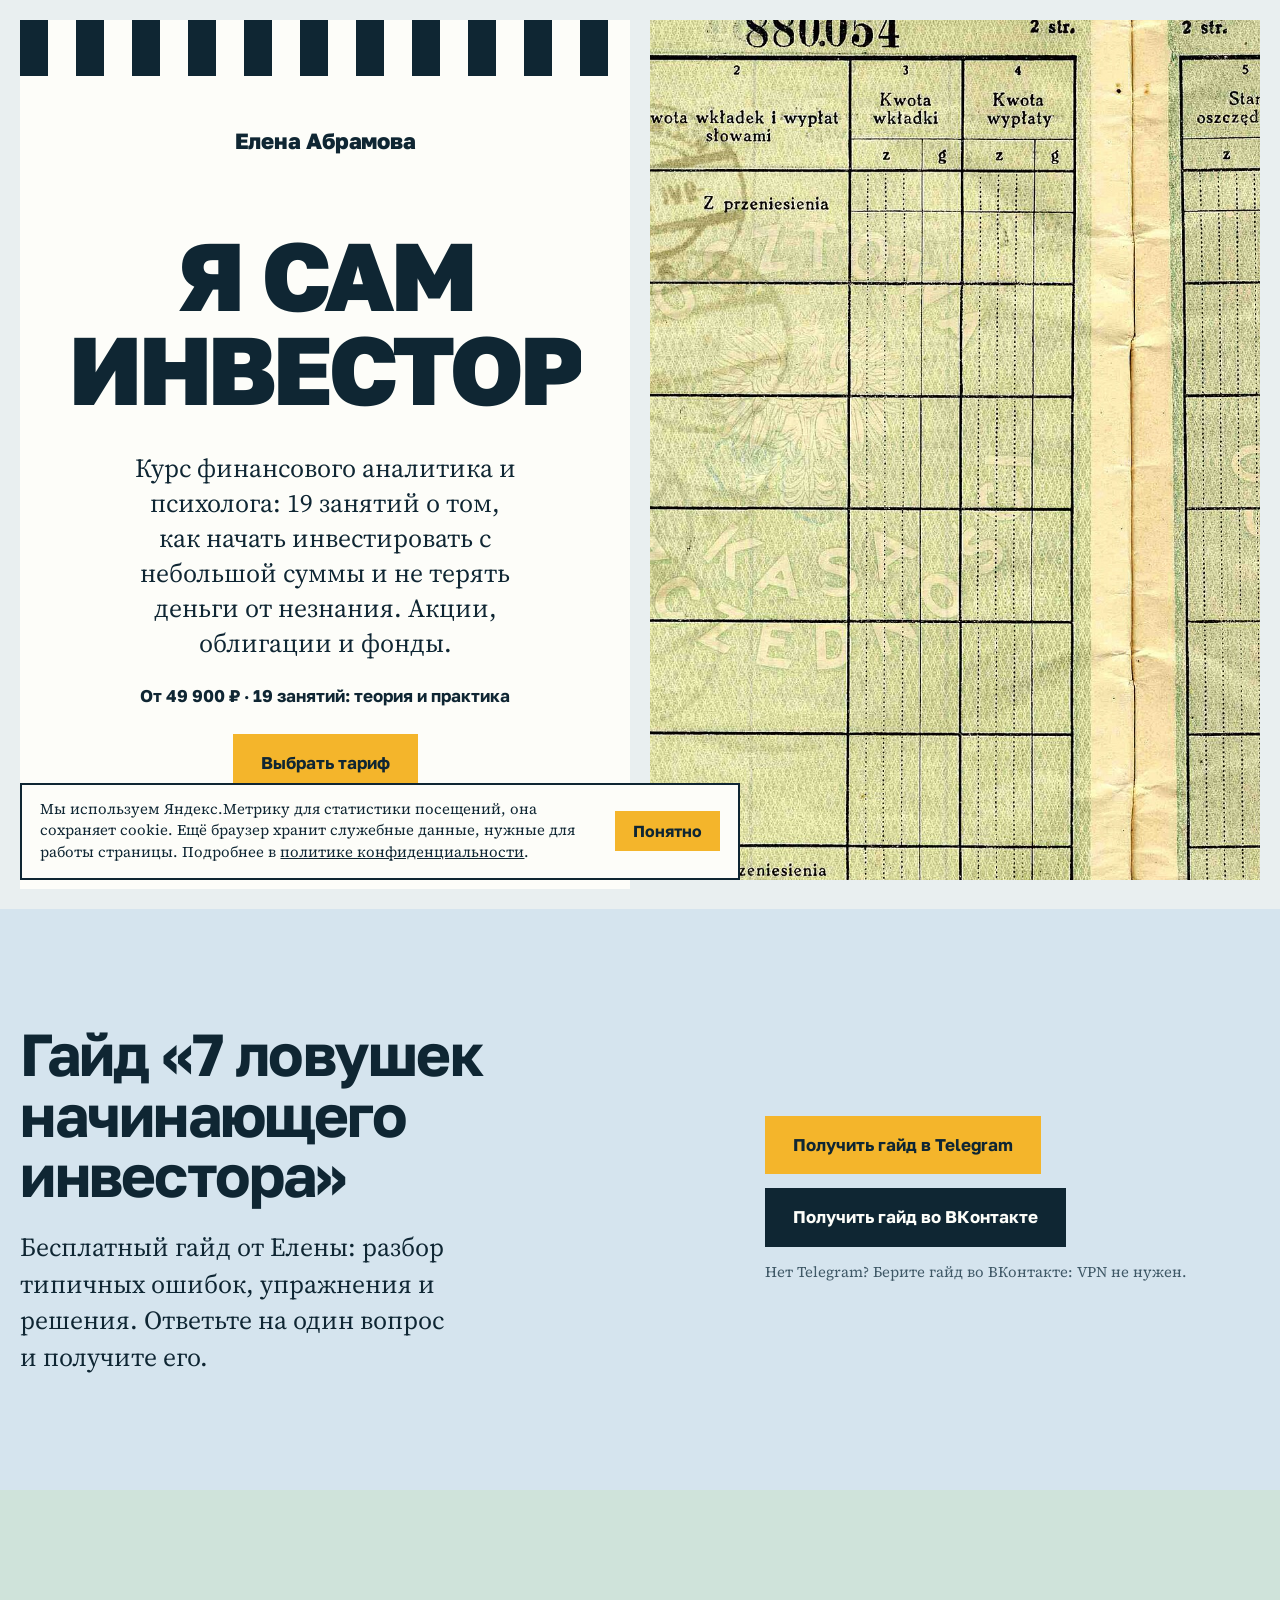
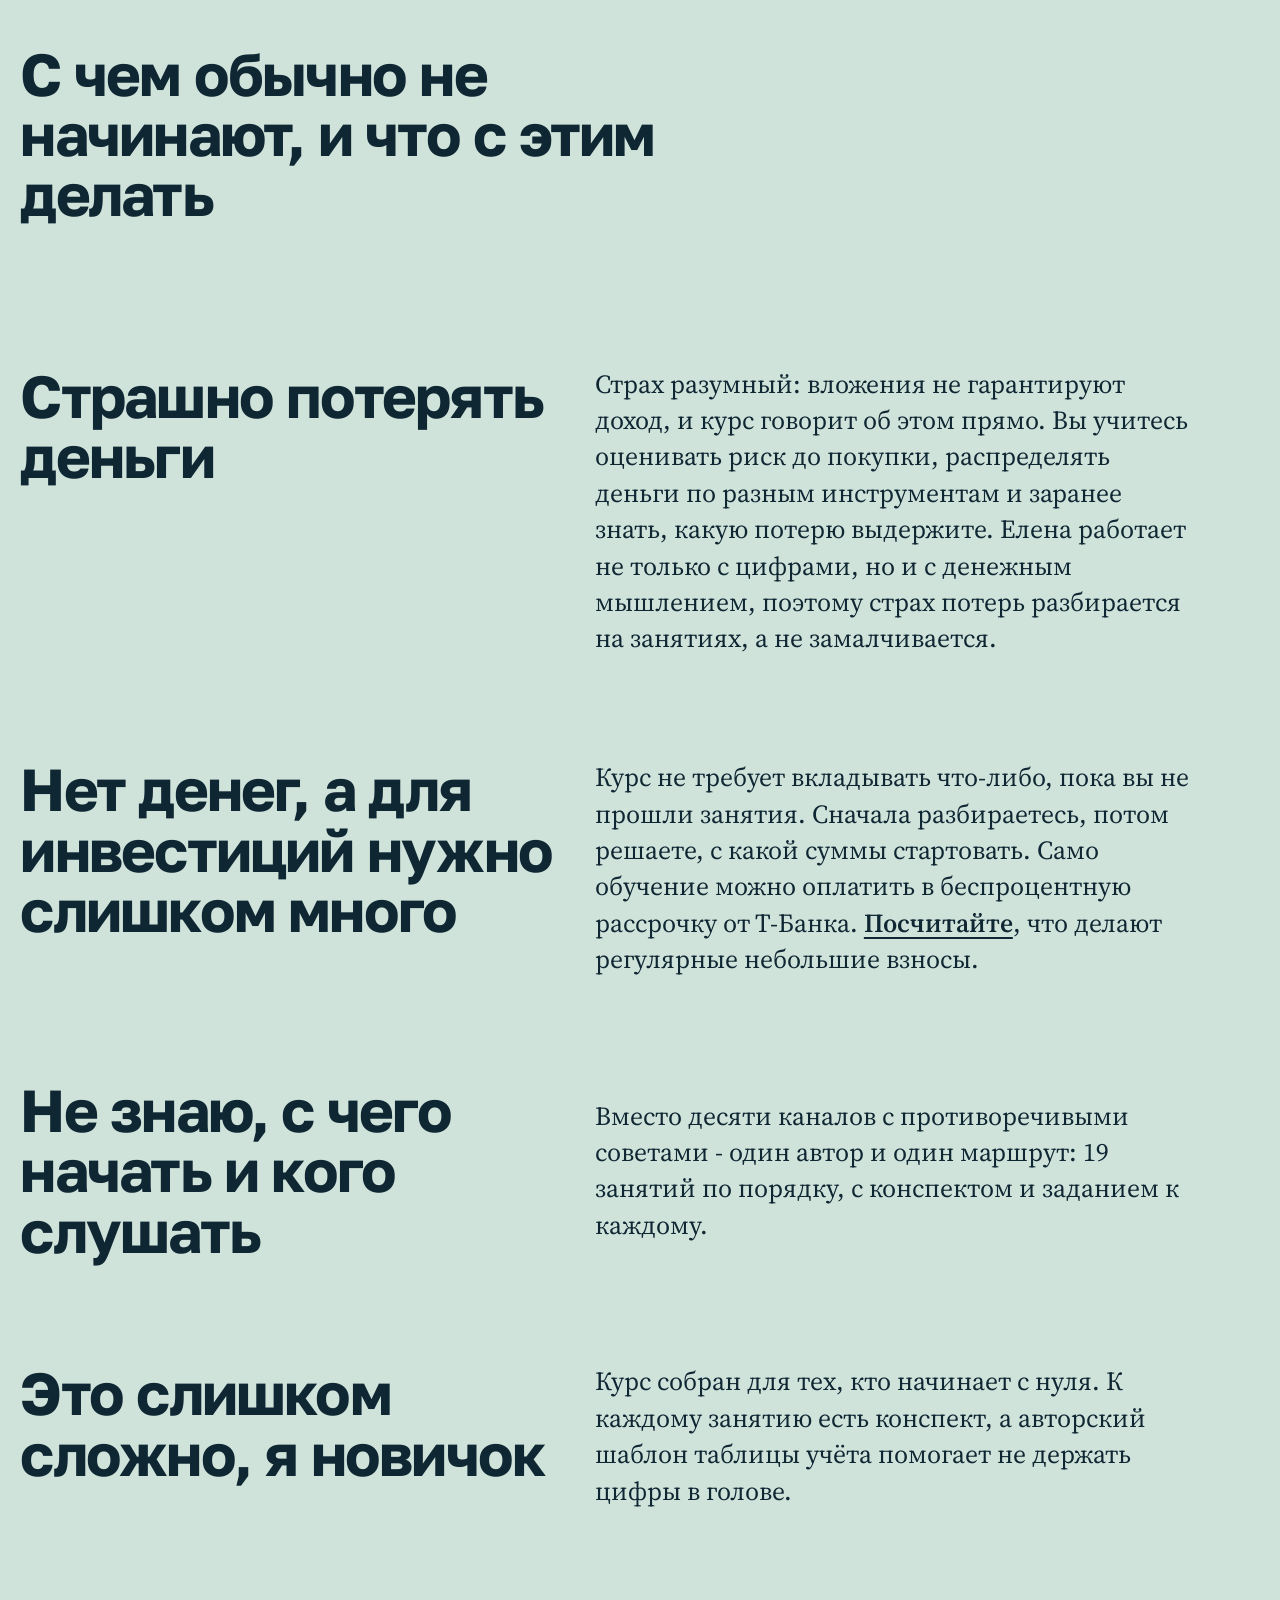
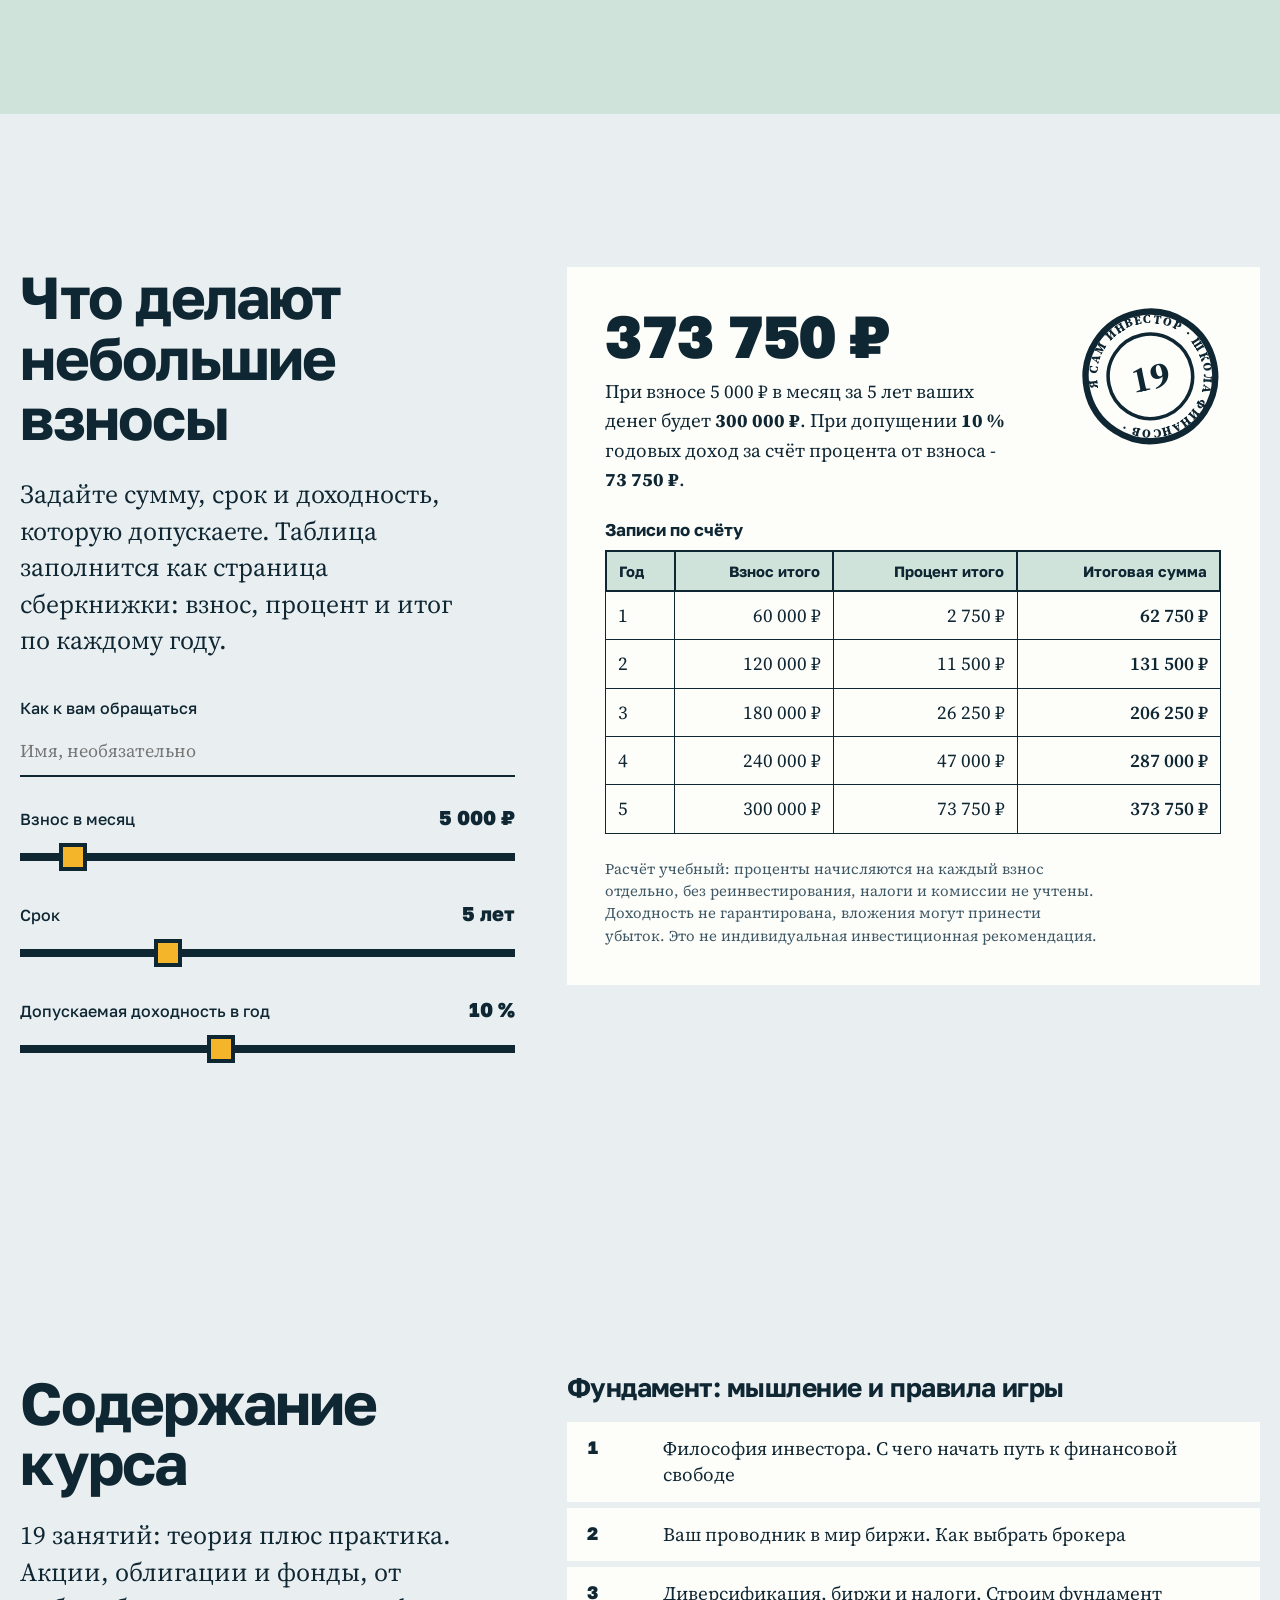
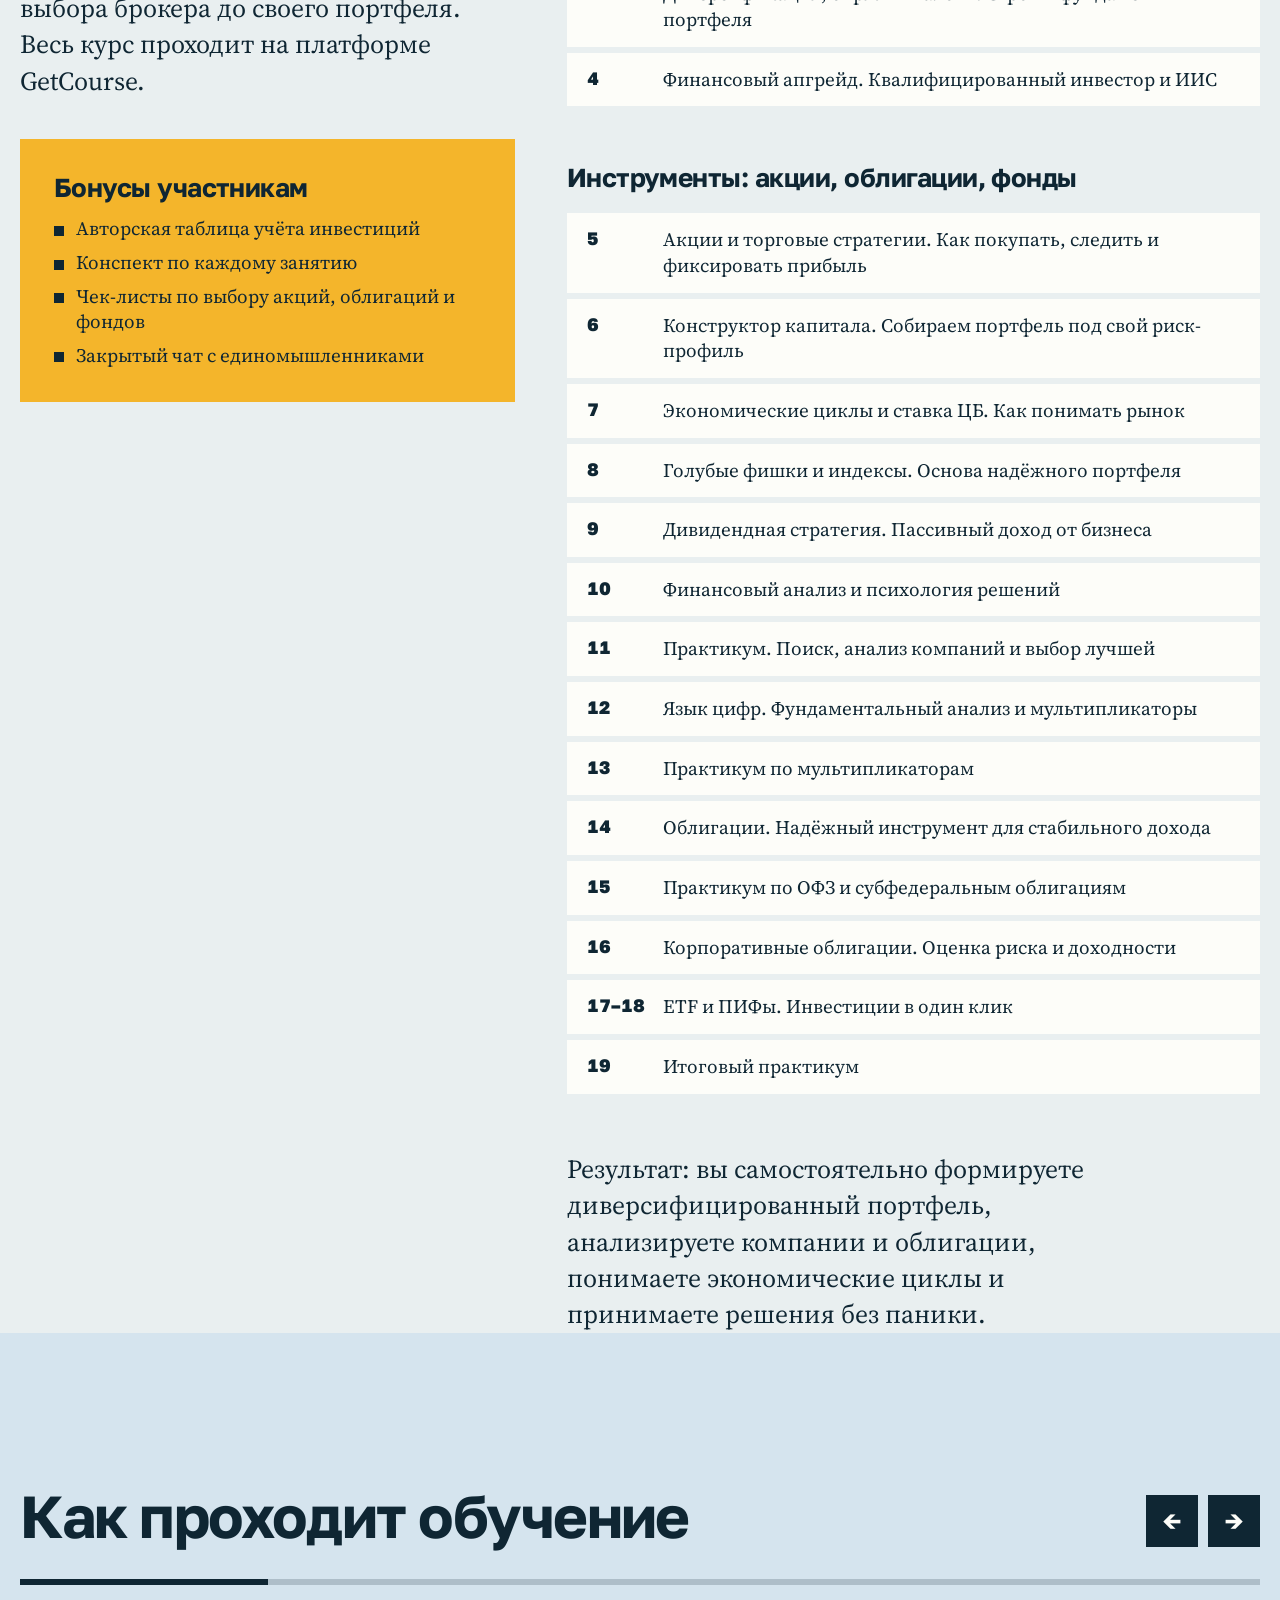
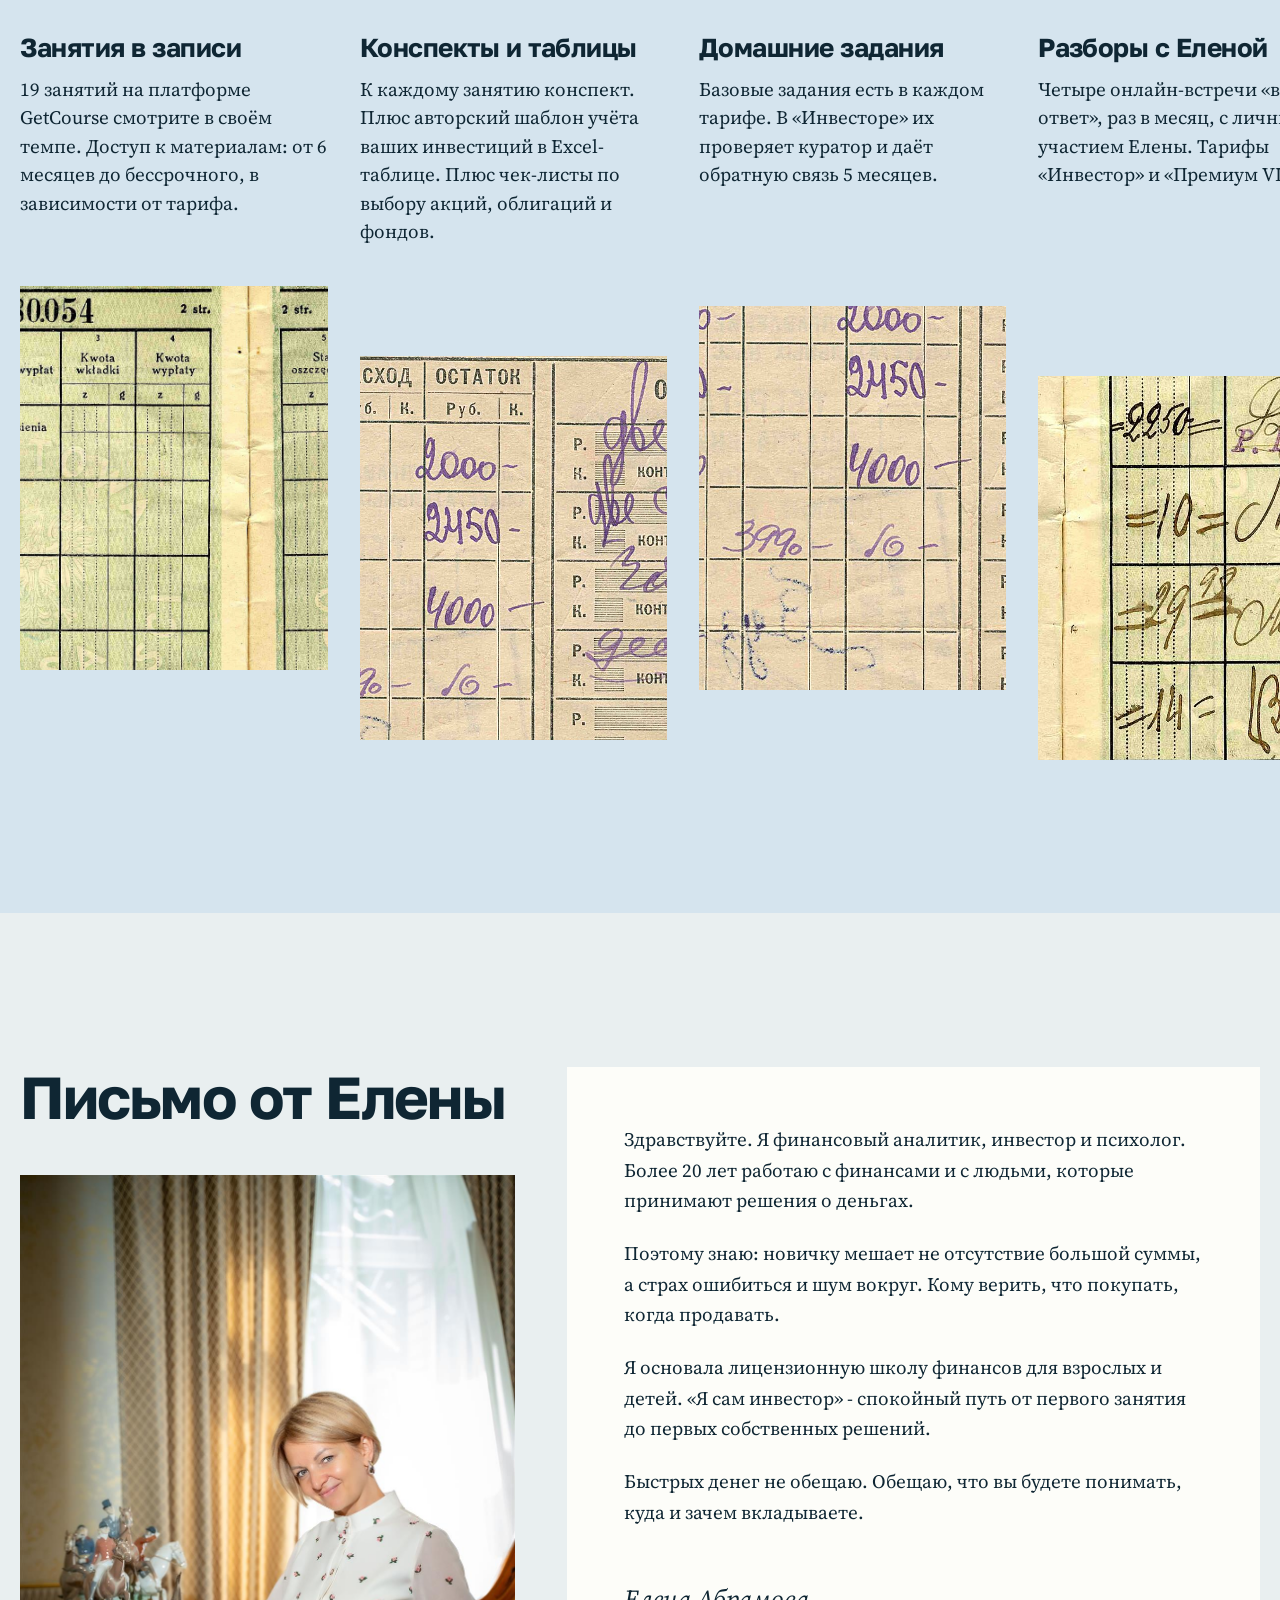
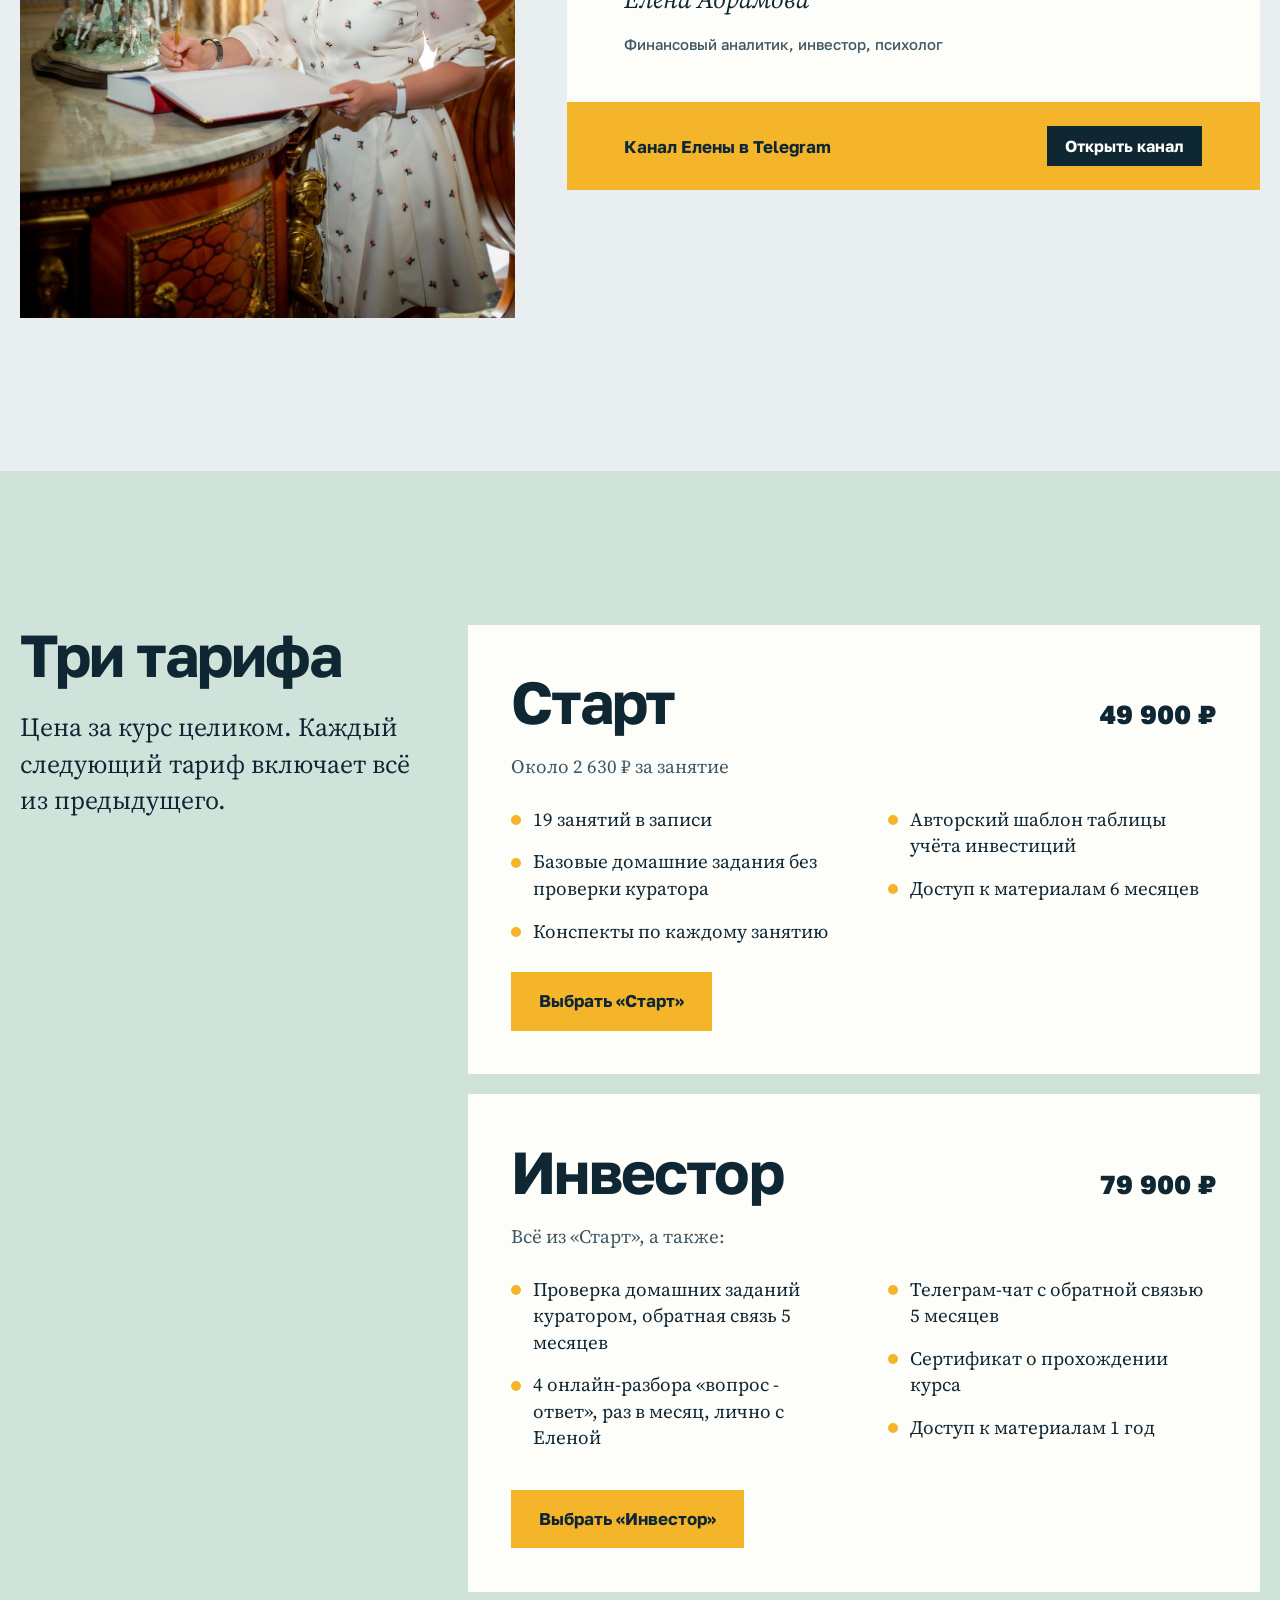
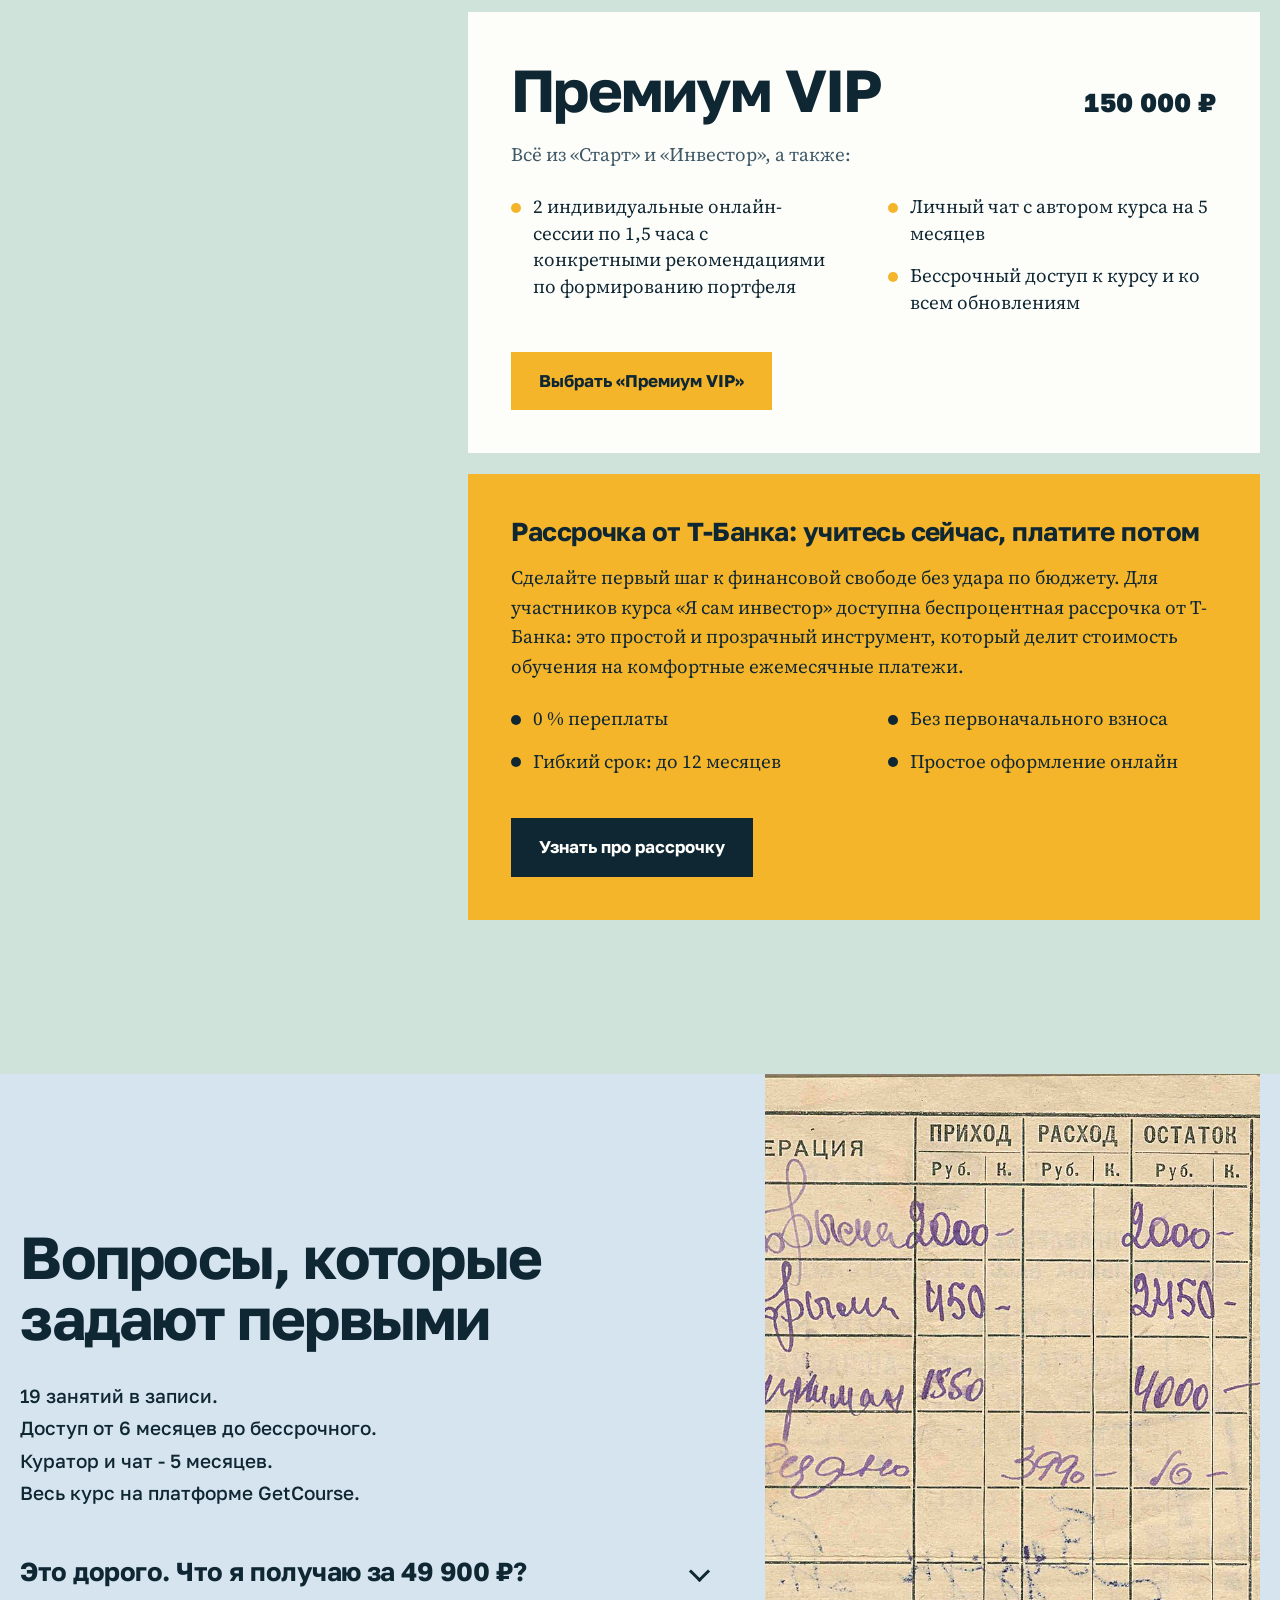
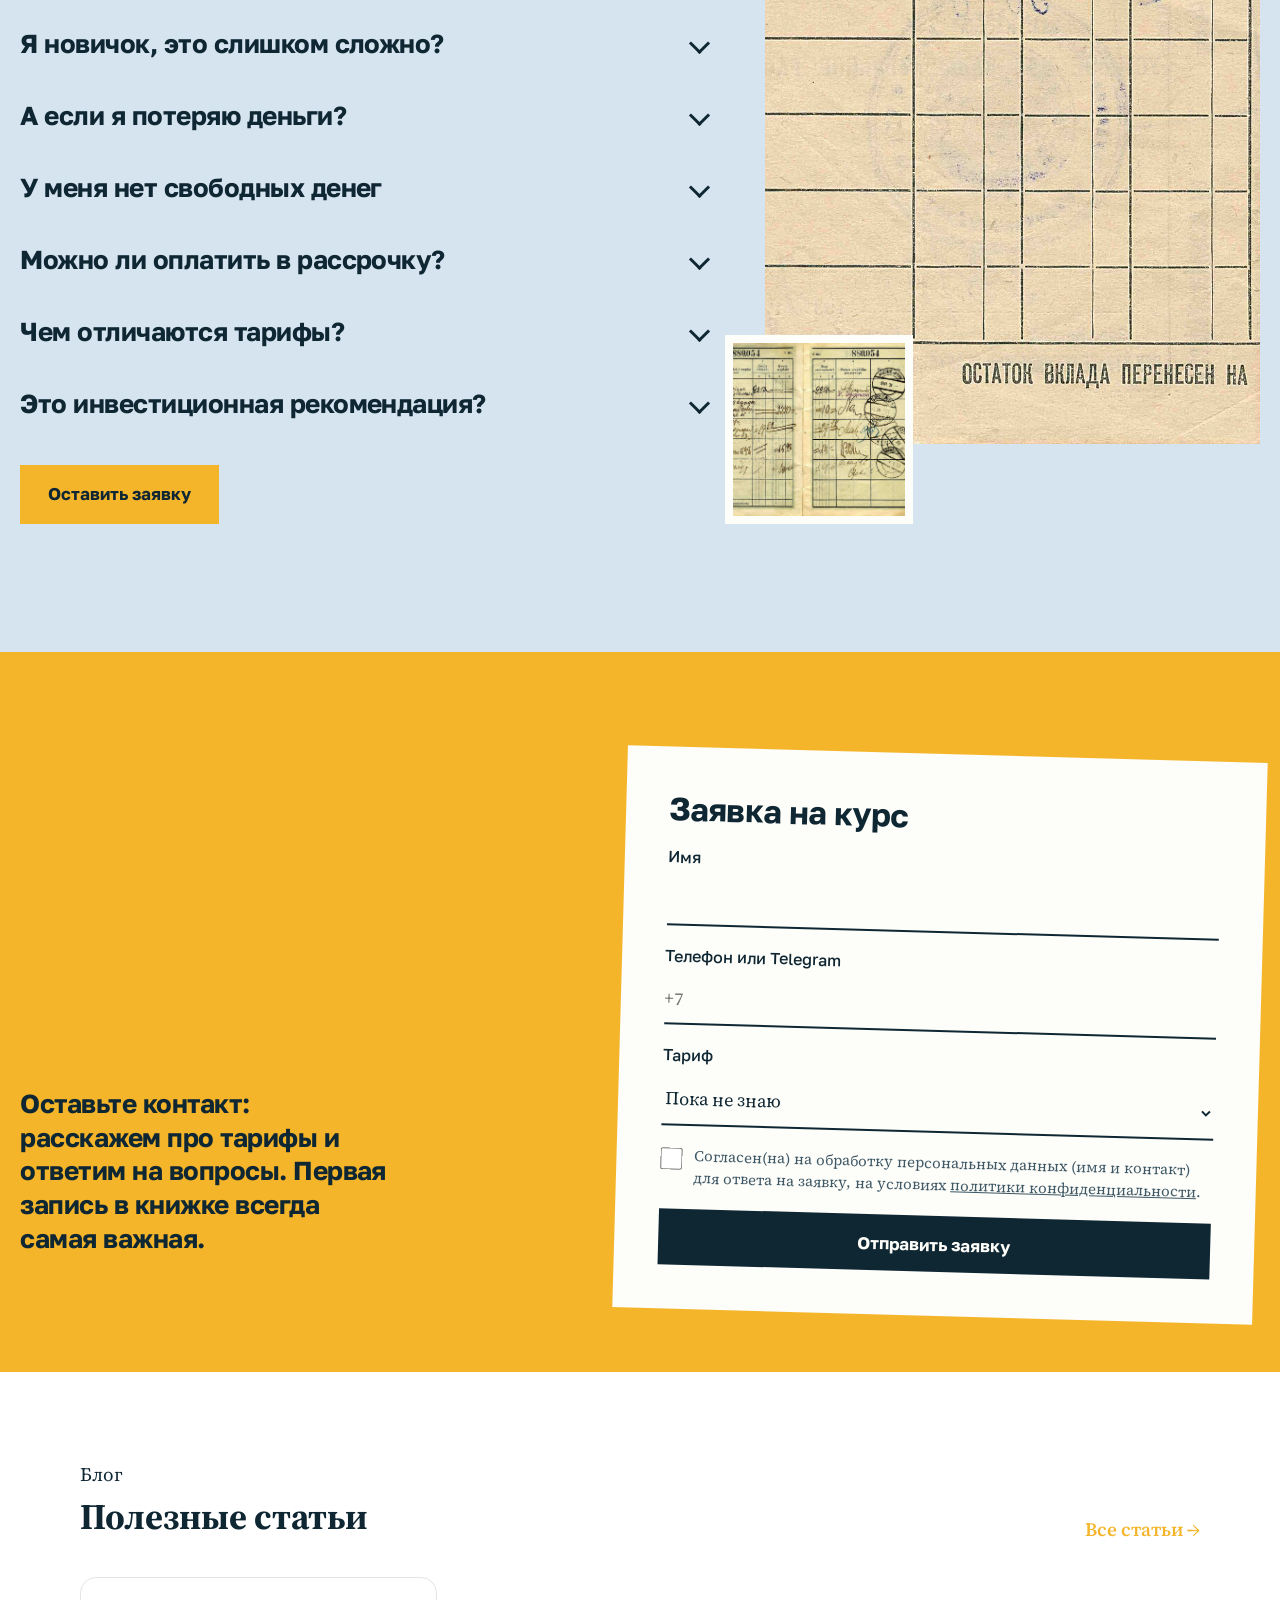
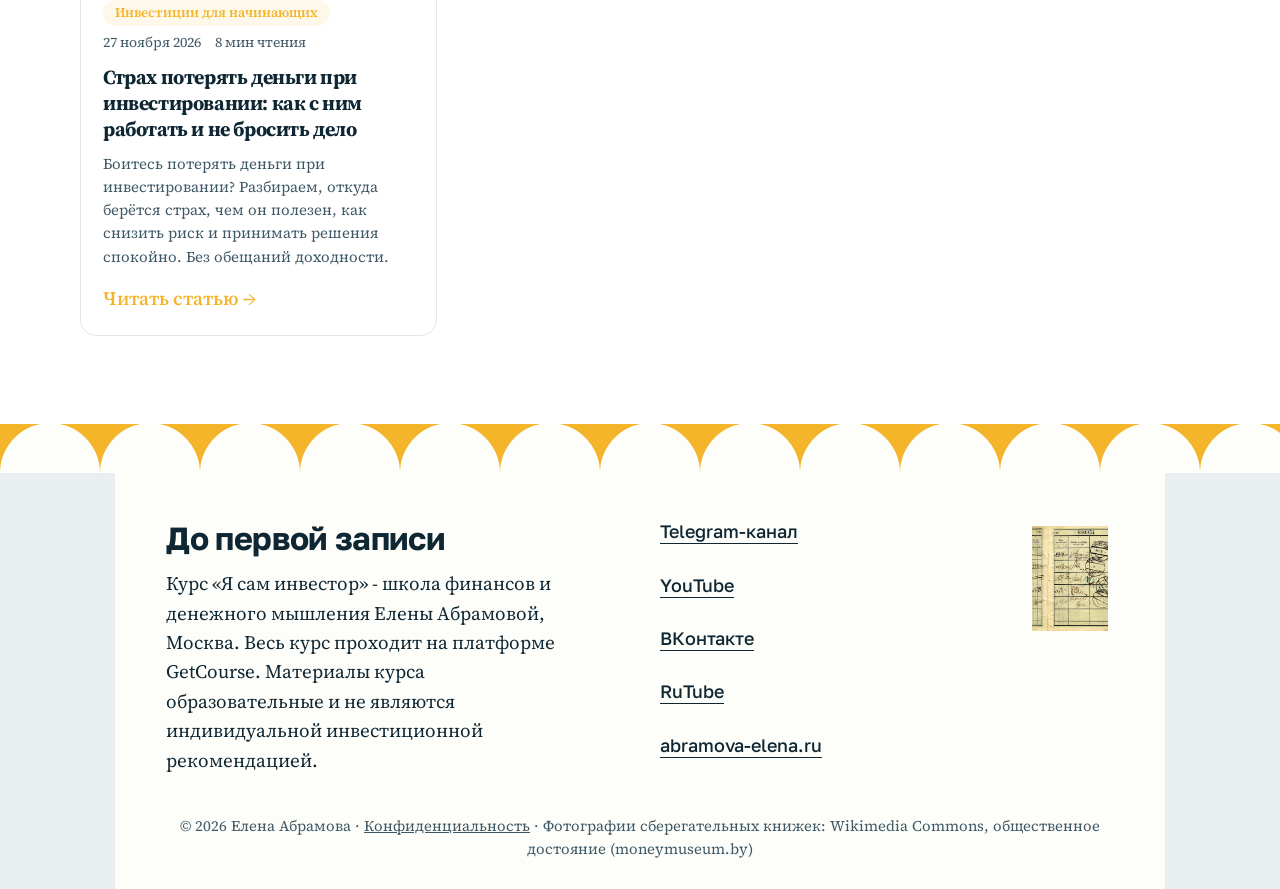
<file: index.html>
<!doctype html>
<html lang="ru">
<head>
<meta charset="utf-8">
<meta name="viewport" content="width=device-width, initial-scale=1">
<title>Я сам инвестор - курс Елены Абрамовой</title>
<meta name="description" content="Курс финансового аналитика Елены Абрамовой: 19 занятий о том, как начать инвестировать с небольшой суммы и понимать риски. Тарифы от 49 900 ₽.">
<link rel="canonical" href="https://investor.abramova-elena.ru/">
<meta name="robots" content="index, follow, max-image-preview:large">
<meta name="theme-color" content="#e9eff0">
<meta property="og:type" content="website">
<meta property="og:locale" content="ru_RU">
<meta property="og:site_name" content="Я сам инвестор">
<meta property="og:url" content="https://investor.abramova-elena.ru/">
<meta property="og:title" content="Я сам инвестор - курс Елены Абрамовой">
<meta property="og:description" content="19 занятий о том, как начать инвестировать с небольшой суммы и не терять деньги от незнания.">
<meta property="og:image" content="https://investor.abramova-elena.ru/assets/elena-web.jpg">
<meta property="og:image:width" content="1000">
<meta property="og:image:height" content="1500">
<meta property="og:image:alt" content="Елена Абрамова за столом с книгой и пером">
<meta name="twitter:card" content="summary_large_image">
<script type="application/ld+json" id="ld-json">
{
 "@context": "https://schema.org",
 "@graph": [
  {
   "@type": "Person",
   "@id": "https://investor.abramova-elena.ru/#elena",
   "name": "Елена Абрамова",
   "url": "https://investor.abramova-elena.ru/",
   "image": "https://investor.abramova-elena.ru/assets/elena-web.jpg",
   "jobTitle": "Финансовый аналитик, инвестор, психолог",
   "sameAs": [
    "https://t.me/finance4us",
    "https://youtube.com/@Elena.Abramova",
    "https://vk.com/id315182667",
    "https://rutube.ru/channel/36082141/",
    "https://abramova-elena.ru/"
   ]
  },
  {
   "@type": "Course",
   "@id": "https://investor.abramova-elena.ru/#course",
   "name": "Я сам инвестор",
   "description": "Курс финансового аналитика Елены Абрамовой: 19 занятий о том, как начать инвестировать с небольшой суммы и понимать риски. Акции, облигации и фонды. Занятия в записи на платформе GetCourse.",
   "url": "https://investor.abramova-elena.ru/",
   "inLanguage": "ru",
   "provider": {
    "@id": "https://investor.abramova-elena.ru/#elena"
   },
   "author": {
    "@id": "https://investor.abramova-elena.ru/#elena"
   },
   "educationalLevel": "Для начинающих",
   "hasCourseInstance": {
    "@type": "CourseInstance",
    "courseMode": "online",
    "courseWorkload": "19 занятий"
   },
   "offers": [
    {
     "@type": "Offer",
     "name": "Старт",
     "price": "49900",
     "priceCurrency": "RUB",
     "availability": "https://schema.org/InStock",
     "url": "https://investor.abramova-elena.ru/#price",
     "description": "19 занятий в записи, конспекты, шаблон таблицы учёта, доступ 6 месяцев"
    },
    {
     "@type": "Offer",
     "name": "Инвестор",
     "price": "79900",
     "priceCurrency": "RUB",
     "availability": "https://schema.org/InStock",
     "url": "https://investor.abramova-elena.ru/#price",
     "description": "Всё из «Старт», проверка домашних заданий, 4 онлайн-разбора с Еленой, чат, сертификат, доступ 1 год"
    },
    {
     "@type": "Offer",
     "name": "Премиум VIP",
     "price": "150000",
     "priceCurrency": "RUB",
     "availability": "https://schema.org/InStock",
     "url": "https://investor.abramova-elena.ru/#price",
     "description": "Всё из «Инвестор», 2 индивидуальные сессии по 1,5 часа, личный чат, бессрочный доступ"
    }
   ]
  },
  {
   "@type": "WebSite",
   "@id": "https://investor.abramova-elena.ru/#site",
   "url": "https://investor.abramova-elena.ru/",
   "name": "Я сам инвестор",
   "inLanguage": "ru",
   "publisher": {
    "@id": "https://investor.abramova-elena.ru/#elena"
   }
  }
 ]
}
</script>
<link rel="icon" href="data:image/svg+xml,%3Csvg xmlns='http://www.w3.org/2000/svg' viewBox='0 0 32 32'%3E%3Ccircle cx='16' cy='16' r='13' fill='%23f4b52b' stroke='%230f2633' stroke-width='4'/%3E%3C/svg%3E">
<link rel="preconnect" href="https://fonts.googleapis.com">
<link rel="preconnect" href="https://fonts.gstatic.com" crossorigin>
<link href="https://fonts.googleapis.com/css2?family=Golos+Text:wght@500;700;800&family=Source+Serif+4:ital,wght@0,400;0,600;1,400&display=swap" rel="stylesheet">
<meta name="yandex-verification" content="ee05b0078fd0932c" />
<meta name="google-site-verification" content="6Zm0R-NgtScgjTzLTza5dkfuwOEMZYlHhmpmydFILxc" />
<link rel="stylesheet" href="styles.css">
<link rel="stylesheet" href="blog/blog.css">
<script>
(function(m,e,t,r,i,k,a){m[i]=m[i]||function(){(m[i].a=m[i].a||[]).push(arguments)};m[i].l=1*new Date();for(var j=0;j<document.scripts.length;j++){if(document.scripts[j].src===r){return;}}k=e.createElement(t),a=e.getElementsByTagName(t)[0],k.async=1,k.src=r,a.parentNode.insertBefore(k,a)})(window,document,"script","https://mc.yandex.ru/metrika/tag.js","ym");
ym(114668679,"init",{clickmap:true,trackLinks:true,accurateTrackBounce:true});
</script>
<noscript><div><img src="https://mc.yandex.ru/watch/114668679" style="position:absolute;left:-9999px" alt=""></div></noscript>
<link rel="alternate" type="application/rss+xml" title="Блог" href="feed.xml">
</head>
<body>

<header class="bar" id="bar">
  <a class="bar__mark" href="#top">Елена Абрамова</a>
  <nav class="bar__nav" aria-label="Разделы">
    <a href="#guide">Гайд</a><a href="#calc">Расчёт</a><a href="#content">Содержание</a><a href="#program">Программа</a><a href="#price">Тарифы</a><a href="#faq">Вопросы</a>
  <!-- BLOGNAV:START --><a href="blog/">Блог</a><!-- BLOGNAV:END --></nav>
  <a class="btn btn--sm" href="#price">Выбрать тариф</a>
</header>

<main>
<section class="hero" id="top">
  <div class="hero__card">
    <div class="band" aria-hidden="true"><i></i><i></i><i></i><i></i><i></i><i></i><i></i><i></i><i></i><i></i><i></i><i></i><i></i><i></i><i></i><i></i><i></i><i></i><i></i><i></i><i></i><i></i><i></i><i></i><i></i><i></i><i></i><i></i><i></i><i></i><i></i><i></i><i></i><i></i></div>
    <div class="hero__body">
      <p class="mark">Елена Абрамова</p>
      <h1 class="hero__title" aria-label="Я сам инвестор"><span class="w"><span>Я</span></span> <span class="w"><span>сам</span></span> <span class="w"><span>инвестор</span></span></h1>
      <p class="hero__lead">Курс финансового аналитика и психолога: 19 занятий о том, как начать инвестировать с небольшой суммы и не терять деньги от незнания. Акции, облигации и фонды.</p>
      <p class="hero__facts">От 49 900 ₽ · 19 занятий: теория и практика</p>
      <a class="btn" href="#price">Выбрать тариф</a>
    </div>
    <nav class="hero__links" aria-label="Быстрые ссылки"><a href="#content">Содержание курса</a><a href="#calc">Посчитать взносы</a><a href="#guide">Получить гайд</a><a href="#about">О Елене</a></nav>
  </div>
  <div class="hero__room">
    <img class="slide on" src="assets/book-empty.jpg" width="1920" height="1452" alt="Пустая страница сберегательной книжки 1930-х годов, готовая к первой записи" style="object-position:22% 40%">
    <img class="slide" src="assets/book-pko.jpg" width="1920" height="1452" alt="Сберегательная книжка с первыми записями вкладов и печатями" style="object-position:70% 40%">
    <img class="slide" src="assets/book-soviet.jpg" width="1920" height="1395" alt="Страница советской сберегательной книжки: приход, расход, остаток" style="object-position:18% 30%">
  </div>
</section>

<section class="guide field--sky" id="guide">
  <div class="wrap guide__grid">
    <div>
      <h2 class="h2" data-r>Гайд «7 ловушек начинающего инвестора»</h2>
      <p class="lead" data-r>Бесплатный гайд от Елены: разбор типичных ошибок, упражнения и решения. Ответьте на один вопрос и получите его.</p>
    </div>
    <div class="guide__btns" data-r>
      <a class="btn" href="https://t.me/trip_wire_super_bot?start=06c63692b581" target="_blank" rel="noopener">Получить гайд в Telegram</a>
      <a class="btn btn--ink" href="https://vk.me/club237108351?ref=06c63692b581" target="_blank" rel="noopener">Получить гайд во ВКонтакте</a>
      <p class="note">Нет Telegram? Берите гайд во ВКонтакте: VPN не нужен.</p>
    </div>
  </div>
</section>

<section class="fears field--mint" id="fears">
  <div class="wrap">
    <h2 class="h2" data-r>С чем обычно не начинают, и что с этим делать</h2>
    <div class="fear" data-r>
      <h3>Страшно потерять деньги</h3>
      <p>Страх разумный: вложения не гарантируют доход, и курс говорит об этом прямо. Вы учитесь оценивать риск до покупки, распределять деньги по разным инструментам и заранее знать, какую потерю выдержите. Елена работает не только с цифрами, но и с денежным мышлением, поэтому страх потерь разбирается на занятиях, а не замалчивается.</p>
    </div>
    <div class="fear" data-r>
      <h3>Нет денег, а для инвестиций нужно слишком много</h3>
      <p>Курс не требует вкладывать что-либо, пока вы не прошли занятия. Сначала разбираетесь, потом решаете, с какой суммы стартовать. Само обучение можно оплатить в беспроцентную рассрочку от Т-Банка. <a href="#calc">Посчитайте</a>, что делают регулярные небольшие взносы.</p>
    </div>
    <div class="fear" data-r>
      <h3>Не знаю, с чего начать и кого слушать</h3>
      <p>Вместо десяти каналов с противоречивыми советами - один автор и один маршрут: 19 занятий по порядку, с конспектом и заданием к каждому.</p>
    </div>
    <div class="fear" data-r>
      <h3>Это слишком сложно, я новичок</h3>
      <p>Курс собран для тех, кто начинает с нуля. К каждому занятию есть конспект, а авторский шаблон таблицы учёта помогает не держать цифры в голове.</p>
    </div>
  </div>
</section>

<section class="calc" id="calc">
  <div class="wrap calc__grid">
    <div class="calc__intro">
      <h2 class="h2" data-r>Что делают небольшие взносы</h2>
      <p class="lead" data-r>Задайте сумму, срок и доходность, которую допускаете. Таблица заполнится как страница сберкнижки: взнос, процент и итог по каждому году.</p>
      <form class="calc__form" id="calcForm" data-r onsubmit="return false">
        <label class="fld">Как к вам обращаться
          <input type="text" id="cName" maxlength="24" placeholder="Имя, необязательно" autocomplete="given-name">
        </label>
        <label class="rng"><span>Взнос в месяц</span> <output id="oM">5 000 ₽</output>
          <input type="range" id="cM" min="1000" max="50000" step="500" value="5000">
        </label>
        <label class="rng"><span>Срок</span> <output id="oY">5 лет</output>
          <input type="range" id="cY" min="1" max="15" step="1" value="5">
        </label>
        <label class="rng"><span>Допускаемая доходность в год</span> <output id="oR">10 %</output>
          <input type="range" id="cR" min="0" max="25" step="1" value="10">
        </label>
      </form>
    </div>
    <div class="book" data-r>
      <div class="book__top">
        <div>
          <p class="book__sum" id="sum">373 750 ₽</p>
          <p class="book__txt" id="sumTxt">При взносе 5 000 ₽ в месяц за 5 лет ваших денег будет <b>300 000 ₽</b>. При допущении <b>10 %</b> годовых доход за счёт процента от взноса - <b>73 750 ₽</b>.</p>
        </div>
        <svg class="stamp" id="stamp" viewBox="0 0 200 200" role="img" aria-label="Печать: Я сам инвестор">
          <circle cx="100" cy="100" r="92" fill="none" stroke="currentColor" stroke-width="9"/>
          <circle cx="100" cy="100" r="60" fill="none" stroke="currentColor" stroke-width="5"/>
          <path id="sp" d="M100,100 m-76,0 a76,76 0 1,1 152,0 a76,76 0 1,1 -152,0" fill="none"/>
          <text font-size="17" font-weight="800" fill="currentColor" letter-spacing="2"><textPath href="#sp">Я САМ ИНВЕСТОР · ШКОЛА ФИНАНСОВ ·</textPath></text>
          <text x="100" y="118" text-anchor="middle" font-size="52" font-weight="800" fill="currentColor">19</text>
        </svg>
      </div>
      <table class="ledger">
        <caption id="cap">Записи по счёту</caption>
        <thead><tr><th>Год</th><th>Взнос итого</th><th>Процент итого</th><th>Итоговая сумма</th></tr></thead>
        <tbody id="rows"></tbody>
      </table>
      <p class="note">Расчёт учебный: проценты начисляются на каждый взнос отдельно, без реинвестирования, налоги и комиссии не учтены. Доходность не гарантирована, вложения могут принести убыток. Это не индивидуальная инвестиционная рекомендация.</p>
      <noscript><p class="note">Пример: 5 000 ₽ в месяц за 5 лет - это 300 000 ₽ ваших взносов.</p></noscript>
    </div>
  </div>
</section>

<section class="content" id="content">
  <div class="wrap content__grid">
    <div class="content__head">
      <h2 class="h2" data-r>Содержание курса</h2>
      <p class="lead" data-r>19 занятий: теория плюс практика. Акции, облигации и фонды, от выбора брокера до своего портфеля. Весь курс проходит на платформе GetCourse.</p>
      <div class="bonus" data-r>
        <h3>Бонусы участникам</h3>
        <ul><li>Авторская таблица учёта инвестиций</li><li>Конспект по каждому занятию</li><li>Чек-листы по выбору акций, облигаций и фондов</li><li>Закрытый чат с единомышленниками</li></ul>
      </div>
    </div>
    <div class="lessons">
      <div class="lessons__group" data-r>
        <h3>Фундамент: мышление и правила игры</h3>
        <ol class="les"><li><b>1</b><span>Философия инвестора. С чего начать путь к финансовой свободе</span></li><li><b>2</b><span>Ваш проводник в мир биржи. Как выбрать брокера</span></li><li><b>3</b><span>Диверсификация, биржи и налоги. Строим фундамент портфеля</span></li><li><b>4</b><span>Финансовый апгрейд. Квалифицированный инвестор и ИИС</span></li></ol>
      </div>
      <div class="lessons__group" data-r>
        <h3>Инструменты: акции, облигации, фонды</h3>
        <ol class="les"><li><b>5</b><span>Акции и торговые стратегии. Как покупать, следить и фиксировать прибыль</span></li><li><b>6</b><span>Конструктор капитала. Собираем портфель под свой риск-профиль</span></li><li><b>7</b><span>Экономические циклы и ставка ЦБ. Как понимать рынок</span></li><li><b>8</b><span>Голубые фишки и индексы. Основа надёжного портфеля</span></li><li><b>9</b><span>Дивидендная стратегия. Пассивный доход от бизнеса</span></li><li><b>10</b><span>Финансовый анализ и психология решений</span></li><li><b>11</b><span>Практикум. Поиск, анализ компаний и выбор лучшей</span></li><li><b>12</b><span>Язык цифр. Фундаментальный анализ и мультипликаторы</span></li><li><b>13</b><span>Практикум по мультипликаторам</span></li><li><b>14</b><span>Облигации. Надёжный инструмент для стабильного дохода</span></li><li><b>15</b><span>Практикум по ОФЗ и субфедеральным облигациям</span></li><li><b>16</b><span>Корпоративные облигации. Оценка риска и доходности</span></li><li><b>17–18</b><span>ETF и ПИФы. Инвестиции в один клик</span></li><li><b>19</b><span>Итоговый практикум</span></li></ol>
      </div>
      <p class="result" data-r>Результат: вы самостоятельно формируете диверсифицированный портфель, анализируете компании и облигации, понимаете экономические циклы и принимаете решения без паники.</p>
    </div>
  </div>
</section>

<section class="program field--sky" id="program">
  <div class="program__head">
    <h2 class="h2" data-r>Как проходит обучение</h2>
    <div class="program__btns"><button class="sq" id="prev" aria-label="Назад" type="button">←</button><button class="sq" id="next" aria-label="Вперёд" type="button">→</button></div>
  </div>
  <div class="prog" aria-hidden="true"><span id="progBar"></span></div>
  <ul class="track" id="track">
    <li style="--gap:40px"><h3>Занятия в записи</h3><p>19 занятий на платформе GetCourse смотрите в своём темпе. Доступ к материалам: от 6 месяцев до бессрочного, в зависимости от тарифа.</p><div class="ph"><img src="assets/book-empty.jpg" alt="Начало записей в сберегательной книжке" loading="lazy" style="--z:1.7;--ox:18%;--oy:8%"></div></li>
    <li style="--gap:110px"><h3>Конспекты и таблицы</h3><p>К каждому занятию конспект. Плюс авторский шаблон учёта ваших инвестиций в Excel-таблице. Плюс чек-листы по выбору акций, облигаций и фондов.</p><div class="ph"><img src="assets/book-soviet.jpg" alt="Заголовки граф: приход, расход, остаток" loading="lazy" style="--z:2.3;--ox:42%;--oy:7%"></div></li>
    <li style="--gap:60px"><h3>Домашние задания</h3><p>Базовые задания есть в каждом тарифе. В «Инвесторе» их проверяет куратор и даёт обратную связь 5 месяцев.</p><div class="ph"><img src="assets/book-soviet.jpg" alt="Рукописные записи вкладов" loading="lazy" style="--z:2.4;--ox:22%;--oy:26%"></div></li>
    <li style="--gap:130px"><h3>Разборы с Еленой</h3><p>Четыре онлайн-встречи «вопрос - ответ», раз в месяц, с личным участием Елены. Тарифы «Инвестор» и «Премиум VIP».</p><div class="ph"><img src="assets/book-pko.jpg" alt="Почтовые печати на странице книжки" loading="lazy" style="--z:2.2;--ox:86%;--oy:40%"></div></li>
    <li style="--gap:80px"><h3>Чат с обратной связью</h3><p>Телеграм-чат на 5 месяцев. В «Премиум VIP» - личный чат с автором курса для оперативной поддержки.</p><div class="ph"><img src="assets/book-soviet.jpg" alt="Подписи и остаток прописью" loading="lazy" style="--z:2;--ox:82%;--oy:20%"></div></li>
    <li style="--gap:50px"><h3>Сертификат и личные сессии</h3><p>Сертификат о прохождении курса. В «Премиум VIP» ещё две индивидуальные сессии по 1,5 часа о формировании портфеля.</p><div class="ph"><img src="assets/book-pko.jpg" alt="Первая запись вклада в книжке" loading="lazy" style="--z:2;--ox:14%;--oy:30%"></div></li>
  </ul>
</section>

<section class="about" id="about">
  <div class="wrap about__grid">
    <div class="about__side">
      <h2 class="h2" data-r>Письмо от Елены</h2>
      <div class="about__pic" data-r><img src="assets/elena-web.jpg" width="1000" height="1500" alt="Елена Абрамова за столом с книгой и пером" loading="lazy"></div>
    </div>
    <div class="sheet" data-r>
      <p>Здравствуйте. Я финансовый аналитик, инвестор и психолог. Более 20 лет работаю с финансами и с людьми, которые принимают решения о деньгах.</p>
      <p>Поэтому знаю: новичку мешает не отсутствие большой суммы, а страх ошибиться и шум вокруг. Кому верить, что покупать, когда продавать.</p>
      <p>Я основала лицензионную школу финансов для взрослых и детей. «Я сам инвестор» - спокойный путь от первого занятия до первых собственных решений.</p>
      <p>Быстрых денег не обещаю. Обещаю, что вы будете понимать, куда и зачем вкладываете.</p>
      <p class="sign"><em>Елена Абрамова</em><span>Финансовый аналитик, инвестор, психолог</span></p>
      <div class="tear"><span>Канал Елены в Telegram</span><a class="btn btn--sm" href="https://t.me/finance4us" target="_blank" rel="noopener">Открыть канал</a></div>
    </div>
  </div>
</section>

<section class="price field--mint" id="price">
  <div class="wrap price__grid">
    <div class="price__head">
      <h2 class="h2" data-r>Три тарифа</h2>
      <p class="lead" data-r>Цена за курс целиком. Каждый следующий тариф включает всё из предыдущего.</p>
    </div>
    <div class="menu">
      <article class="tier" data-r>
        <div class="tier__top"><h3>Старт</h3><p class="tier__price">49 900 ₽</p></div>
        <p class="tier__sub">Около 2 630 ₽ за занятие</p>
        <ul>
          <li>19 занятий в записи</li>
          <li>Базовые домашние задания без проверки куратора</li>
          <li>Конспекты по каждому занятию</li>
          <li>Авторский шаблон таблицы учёта инвестиций</li>
          <li>Доступ к материалам 6 месяцев</li>
        </ul>
        <a class="btn" href="#contact" data-tier="Старт">Выбрать «Старт»</a>
      </article>
      <article class="tier" data-r>
        <div class="tier__top"><h3>Инвестор</h3><p class="tier__price">79 900 ₽</p></div>
        <p class="tier__sub">Всё из «Старт», а также:</p>
        <ul>
          <li>Проверка домашних заданий куратором, обратная связь 5 месяцев</li>
          <li>4 онлайн-разбора «вопрос - ответ», раз в месяц, лично с Еленой</li>
          <li>Телеграм-чат с обратной связью 5 месяцев</li>
          <li>Сертификат о прохождении курса</li>
          <li>Доступ к материалам 1 год</li>
        </ul>
        <a class="btn" href="#contact" data-tier="Инвестор">Выбрать «Инвестор»</a>
      </article>
      <article class="tier" data-r>
        <div class="tier__top"><h3>Премиум VIP</h3><p class="tier__price">150 000 ₽</p></div>
        <p class="tier__sub">Всё из «Старт» и «Инвестор», а также:</p>
        <ul>
          <li>2 индивидуальные онлайн-сессии по 1,5 часа с конкретными рекомендациями по формированию портфеля</li>
          <li>Личный чат с автором курса на 5 месяцев</li>
          <li>Бессрочный доступ к курсу и ко всем обновлениям</li>
        </ul>
        <a class="btn" href="#contact" data-tier="Премиум VIP">Выбрать «Премиум VIP»</a>
      </article>
      <article class="tier tier--rass" data-r>
        <h3>Рассрочка от Т-Банка: учитесь сейчас, платите потом</h3>
        <p class="tier__sub">Сделайте первый шаг к финансовой свободе без удара по бюджету. Для участников курса «Я сам инвестор» доступна беспроцентная рассрочка от Т-Банка: это простой и прозрачный инструмент, который делит стоимость обучения на комфортные ежемесячные платежи.</p>
        <ul>
          <li>0 % переплаты</li>
          <li>Гибкий срок: до 12 месяцев</li>
          <li>Без первоначального взноса</li>
          <li>Простое оформление онлайн</li>
        </ul>
        <a class="btn" href="#contact" data-tier="Пока не знаю">Узнать про рассрочку</a>
      </article>
    </div>
  </div>
</section>

<section class="faq field--sky" id="faq">
  <div class="wrap faq__grid">
    <div class="faq__main">
      <h2 class="h2" data-r>Вопросы, которые задают первыми</h2>
      <p class="facts" data-r>19 занятий в записи.<br>Доступ от 6 месяцев до бессрочного.<br>Куратор и чат - 5 месяцев.<br>Весь курс на платформе GetCourse.</p>
      <div class="qa" data-r>
        <details><summary>Это дорого. Что я получаю за 49 900 ₽?</summary><p>В «Старте» 19 занятий, конспекты и шаблон таблицы учёта: около 2 630 ₽ за занятие. Если нужны проверка заданий и живые разборы с Еленой, есть «Инвестор». Курс - это обучение, доходность он не обещает.</p></details>
        <details><summary>Я новичок, это слишком сложно?</summary><p>Курс начинается с основ. К каждому занятию есть конспект и задание, а в «Инвесторе» куратор проверяет работы и подсказывает, что поправить.</p></details>
        <details><summary>А если я потеряю деньги?</summary><p>Потерять можно: инвестиции не гарантируют доход. Курс учит оценивать риск, делить деньги между инструментами и не вкладывать сумму, потеря которой вам не по силам. Решения принимаете вы.</p></details>
        <details><summary>У меня нет свободных денег</summary><p>Для обучения вкладываться не нужно. Пройдите занятия, заполните таблицу учёта и решите, с какой суммы стартовать. Калькулятор выше показывает, как работают регулярные небольшие взносы.</p></details>
        <details><summary>Можно ли оплатить в рассрочку?</summary><p>Да. Для участников курса доступна беспроцентная рассрочка от Т-Банка: до 12 месяцев, без первоначального взноса, оформление онлайн.</p></details>
        <details><summary>Чем отличаются тарифы?</summary><p>«Старт» - самостоятельно по записям. «Инвестор» - с проверкой заданий, чатом и четырьмя разборами. «Премиум VIP» - ещё две личные сессии о портфеле и личный чат с автором.</p></details>
        <details><summary>Это инвестиционная рекомендация?</summary><p>Нет. Курс образовательный, общие материалы не заменяют индивидуальную консультацию. Рекомендации по структуре портфеля обсуждаются на сессиях тарифа «Премиум VIP», решение остаётся за вами.</p></details>
      </div>
      <a class="btn" href="#contact" data-r>Оставить заявку</a>
    </div>
    <div class="faq__pics">
      <div class="faq__tall" data-r><img src="assets/book-soviet.jpg" alt="Советская сберегательная книжка крупным планом" loading="lazy" style="object-position:20% 30%"></div>
      <div class="faq__sq"><img src="assets/book-pko.jpg" alt="Польская сберегательная книжка с печатями" loading="lazy" style="object-position:80% 40%"></div>
    </div>
  </div>
</section>

<section class="cta" id="contact">
  <div class="cta__grid">
    <p class="cta__text" data-r>Оставьте контакт: расскажем про тарифы и ответим на вопросы. Первая запись в книжке всегда самая важная.</p>
    <div class="card">
      <h2 class="h3">Заявка на курс</h2>
      <form id="leadForm" novalidate>
        <input type="text" name="_gotcha" style="display:none" tabindex="-1" autocomplete="off">
        <label class="fld">Имя<input type="text" name="name" required autocomplete="given-name"></label>
        <label class="fld">Телефон или Telegram<input type="tel" name="phone" required autocomplete="tel" placeholder="+7"></label>
        <label class="fld">Тариф
          <select name="tier" id="tierSel"><option>Пока не знаю</option><option>Старт</option><option>Инвестор</option><option>Премиум VIP</option></select>
        </label>
        <label class="agree"><input type="checkbox" name="consent" value="yes" required><span>Согласен(на) на обработку персональных данных (имя и контакт) для ответа на заявку, на условиях <a href="privacy.html" target="_blank" rel="noopener">политики конфиденциальности</a>.</span></label>
        <button class="bar-btn" type="submit">Отправить заявку</button>
      </form>
    </div>
  </div>
</section>
<!-- BLOG:START -->
<section class="b-home" id="blog">
  <div class="container">
    <div class="b-home__head"><div><p class="section-tag">Блог</p><h2>Полезные статьи</h2></div><a class="b-more" href="blog/">Все статьи</a></div>
    <div class="b-grid"><article class="b-card">
  
  <div class="b-card__body">
    <div class="b-meta"><span class="b-chip">Инвестиции для начинающих</span><time datetime="2026-11-27">27 ноября 2026</time><span>8 мин чтения</span></div>
    <h3><a href="blog/strah-poteryat-dengi-pri-investirovanii/">Страх потерять деньги при инвестировании: как с ним работать и не бросить дело</a></h3>
    <p>Боитесь потерять деньги при инвестировании? Разбираем, откуда берётся страх, чем он полезен, как снизить риск и принимать решения спокойно. Без обещаний доходности.</p>
    <a class="b-more" href="blog/strah-poteryat-dengi-pri-investirovanii/">Читать статью</a>
  </div>
</article></div>
  </div>
</section>
<!-- BLOG:END -->
</main>

<footer class="foot">
  <svg class="scallop" aria-hidden="true" width="100%" height="50"><defs><pattern id="sc" width="100" height="50" patternUnits="userSpaceOnUse"><circle cx="50" cy="50" r="50" fill="#fdfdf9"/></pattern></defs><rect width="100%" height="50" fill="url(#sc)"/></svg>
  <div class="foot__panel">
    <div class="foot__msg">
      <p class="h3">До первой записи</p>
      <p>Курс «Я сам инвестор» - школа финансов и денежного мышления Елены Абрамовой, Москва. Весь курс проходит на платформе GetCourse. Материалы курса образовательные и не являются индивидуальной инвестиционной рекомендацией.</p>
    </div>
    <div class="foot__addr">
      <img class="foot__stamp" src="assets/book-pko.jpg" width="88" height="117" alt="Печать на странице сберегательной книжки" loading="lazy">
      <a href="https://t.me/finance4us" target="_blank" rel="noopener">Telegram-канал</a>
      <a href="https://youtube.com/@Elena.Abramova" target="_blank" rel="noopener">YouTube</a>
      <a href="https://vk.com/id315182667" target="_blank" rel="noopener">ВКонтакте</a>
      <a href="https://rutube.ru/channel/36082141/" target="_blank" rel="noopener">RuTube</a>
      <a href="https://abramova-elena.ru/investor" target="_blank" rel="noopener">abramova-elena.ru</a>
    </div>
    <p class="foot__imprint">© 2026 Елена Абрамова · <a href="privacy.html">Конфиденциальность</a> · Фотографии сберегательных книжек: Wikimedia Commons, общественное достояние (moneymuseum.by)</p>
  </div>
</footer>
<div class="cookie" id="cookie" role="region" aria-label="Уведомление о cookie" hidden>
  <p>Мы используем Яндекс.Метрику для статистики посещений, она сохраняет cookie. Ещё браузер хранит служебные данные, нужные для работы страницы. Подробнее в <a href="privacy.html#cookie">политике конфиденциальности</a>.</p>
  <button class="btn btn--sm" id="cookieOk" type="button">Понятно</button>
</div>
<script src="script.js"></script>
</body>
</html>
</file>
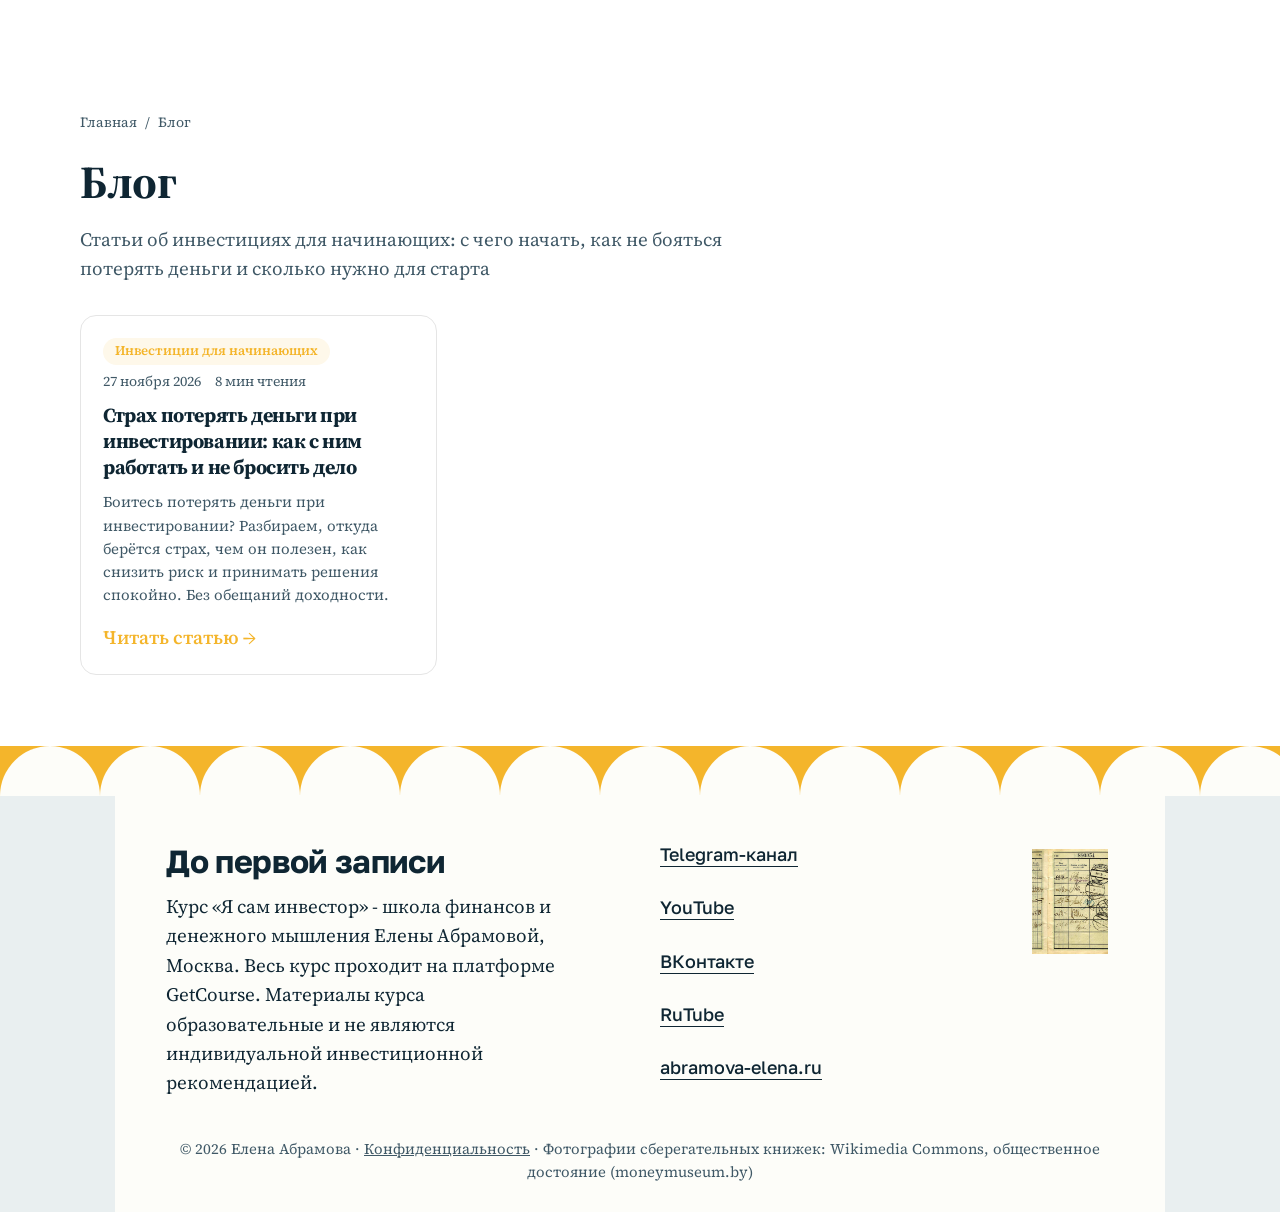
<file: blog/index.html>
<!DOCTYPE html>
<html lang="ru">
<head>
<meta charset="UTF-8">
<meta name="viewport" content="width=device-width, initial-scale=1.0">
<title>Блог - Я сам инвестор</title>
<meta name="description" content="Статьи об инвестициях для начинающих: с чего начать, как не бояться потерять деньги и сколько нужно для старта">
<link rel="canonical" href="https://investor.abramova-elena.ru/blog/">
<meta name="robots" content="index, follow, max-image-preview:large">
<meta property="og:type" content="website">
<meta property="og:title" content="Блог - Я сам инвестор">
<meta property="og:description" content="Статьи об инвестициях для начинающих: с чего начать, как не бояться потерять деньги и сколько нужно для старта">
<meta property="og:url" content="https://investor.abramova-elena.ru/blog/">
<meta property="og:locale" content="ru_RU">

<link rel="alternate" type="application/rss+xml" title="Я сам инвестор - блог" href="https://investor.abramova-elena.ru/feed.xml">
<meta name="theme-color" content="#e9eff0">
<link rel="icon" href="data:image/svg+xml,%3Csvg xmlns='http://www.w3.org/2000/svg' viewBox='0 0 32 32'%3E%3Ccircle cx='16' cy='16' r='13' fill='%23f4b52b' stroke='%230f2633' stroke-width='4'/%3E%3C/svg%3E">
<link rel="preconnect" href="https://fonts.googleapis.com">
<link rel="preconnect" href="https://fonts.gstatic.com" crossorigin>
<link href="https://fonts.googleapis.com/css2?family=Golos+Text:wght@500;700;800&family=Source+Serif+4:ital,wght@0,400;0,600;1,400&display=swap" rel="stylesheet">
<link rel="stylesheet" href="/styles.css">
<link rel="stylesheet" href="/blog/blog.css">
<link rel="stylesheet" href="/blog/blog.css">
<script type="application/ld+json">{"@context":"https://schema.org","@type":"Blog","name":"Блог - Я сам инвестор","url":"https://investor.abramova-elena.ru/blog/","blogPost":[{"@type":"BlogPosting","headline":"Страх потерять деньги при инвестировании: как с ним работать и не бросить дело","url":"https://investor.abramova-elena.ru/blog/strah-poteryat-dengi-pri-investirovanii/","datePublished":"2026-11-27"}]}</script>
</head>
<body class="b-page">
<header class="bar" id="bar">
  <a class="bar__mark" href="/#top">Елена Абрамова</a>
  <nav class="bar__nav" aria-label="Разделы">
    <a href="/#guide">Гайд</a><a href="/#calc">Расчёт</a><a href="/#content">Содержание</a><a href="/#program">Программа</a><a href="/#price">Тарифы</a><a href="/#faq">Вопросы</a>
  <!-- BLOGNAV:START --><a href="/blog/">Блог</a><!-- BLOGNAV:END --></nav>
  <a class="btn btn--sm" href="/#price">Выбрать тариф</a>
</header>
<main class="blog">

<section class="b-list">
  <nav class="b-crumbs" aria-label="Хлебные крошки"><a href="/">Главная</a><span>/</span><span>Блог</span></nav>
  <header class="b-head"><h1>Блог</h1><p class="b-lead">Статьи об инвестициях для начинающих: с чего начать, как не бояться потерять деньги и сколько нужно для старта</p></header>
  <div class="b-grid"><article class="b-card">
  
  <div class="b-card__body">
    <div class="b-meta"><span class="b-chip">Инвестиции для начинающих</span><time datetime="2026-11-27">27 ноября 2026</time><span>8 мин чтения</span></div>
    <h3><a href="/blog/strah-poteryat-dengi-pri-investirovanii/">Страх потерять деньги при инвестировании: как с ним работать и не бросить дело</a></h3>
    <p>Боитесь потерять деньги при инвестировании? Разбираем, откуда берётся страх, чем он полезен, как снизить риск и принимать решения спокойно. Без обещаний доходности.</p>
    <a class="b-more" href="/blog/strah-poteryat-dengi-pri-investirovanii/">Читать статью</a>
  </div>
</article></div>
</section>
</main>
<footer class="foot">
  <svg class="scallop" aria-hidden="true" width="100%" height="50"><defs><pattern id="sc" width="100" height="50" patternUnits="userSpaceOnUse"><circle cx="50" cy="50" r="50" fill="#fdfdf9"/></pattern></defs><rect width="100%" height="50" fill="url(#sc)"/></svg>
  <div class="foot__panel">
    <div class="foot__msg">
      <p class="h3">До первой записи</p>
      <p>Курс «Я сам инвестор» - школа финансов и денежного мышления Елены Абрамовой, Москва. Весь курс проходит на платформе GetCourse. Материалы курса образовательные и не являются индивидуальной инвестиционной рекомендацией.</p>
    </div>
    <div class="foot__addr">
      <img class="foot__stamp" src="/assets/book-pko.jpg" width="88" height="117" alt="Печать на странице сберегательной книжки" loading="lazy">
      <a href="https://t.me/finance4us" target="_blank" rel="noopener">Telegram-канал</a>
      <a href="https://youtube.com/@Elena.Abramova" target="_blank" rel="noopener">YouTube</a>
      <a href="https://vk.com/id315182667" target="_blank" rel="noopener">ВКонтакте</a>
      <a href="https://rutube.ru/channel/36082141/" target="_blank" rel="noopener">RuTube</a>
      <a href="https://abramova-elena.ru/investor" target="_blank" rel="noopener">abramova-elena.ru</a>
    </div>
    <p class="foot__imprint">© 2026 Елена Абрамова · <a href="/privacy.html">Конфиденциальность</a> · Фотографии сберегательных книжек: Wikimedia Commons, общественное достояние (moneymuseum.by)</p>
  </div>
</footer>
<script src="/script.js" defer></script>

</body>
</html>
</file>
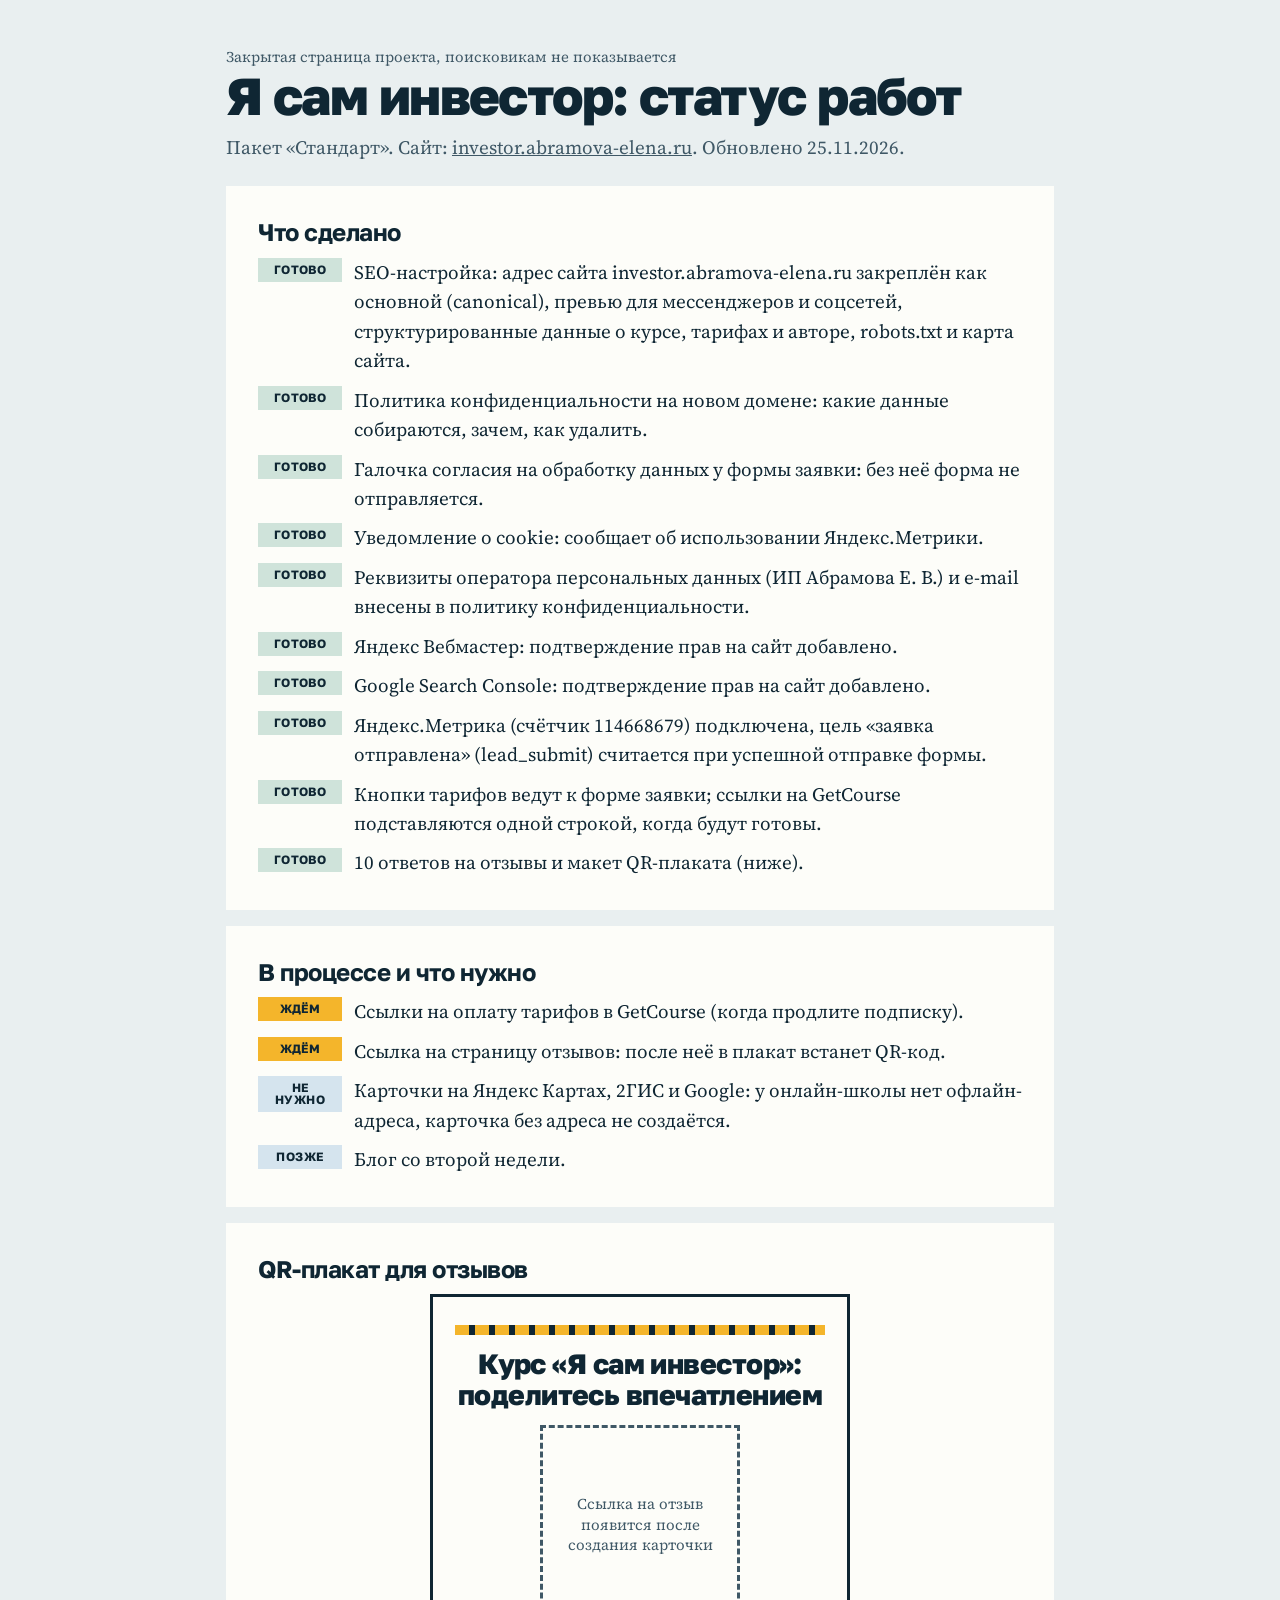
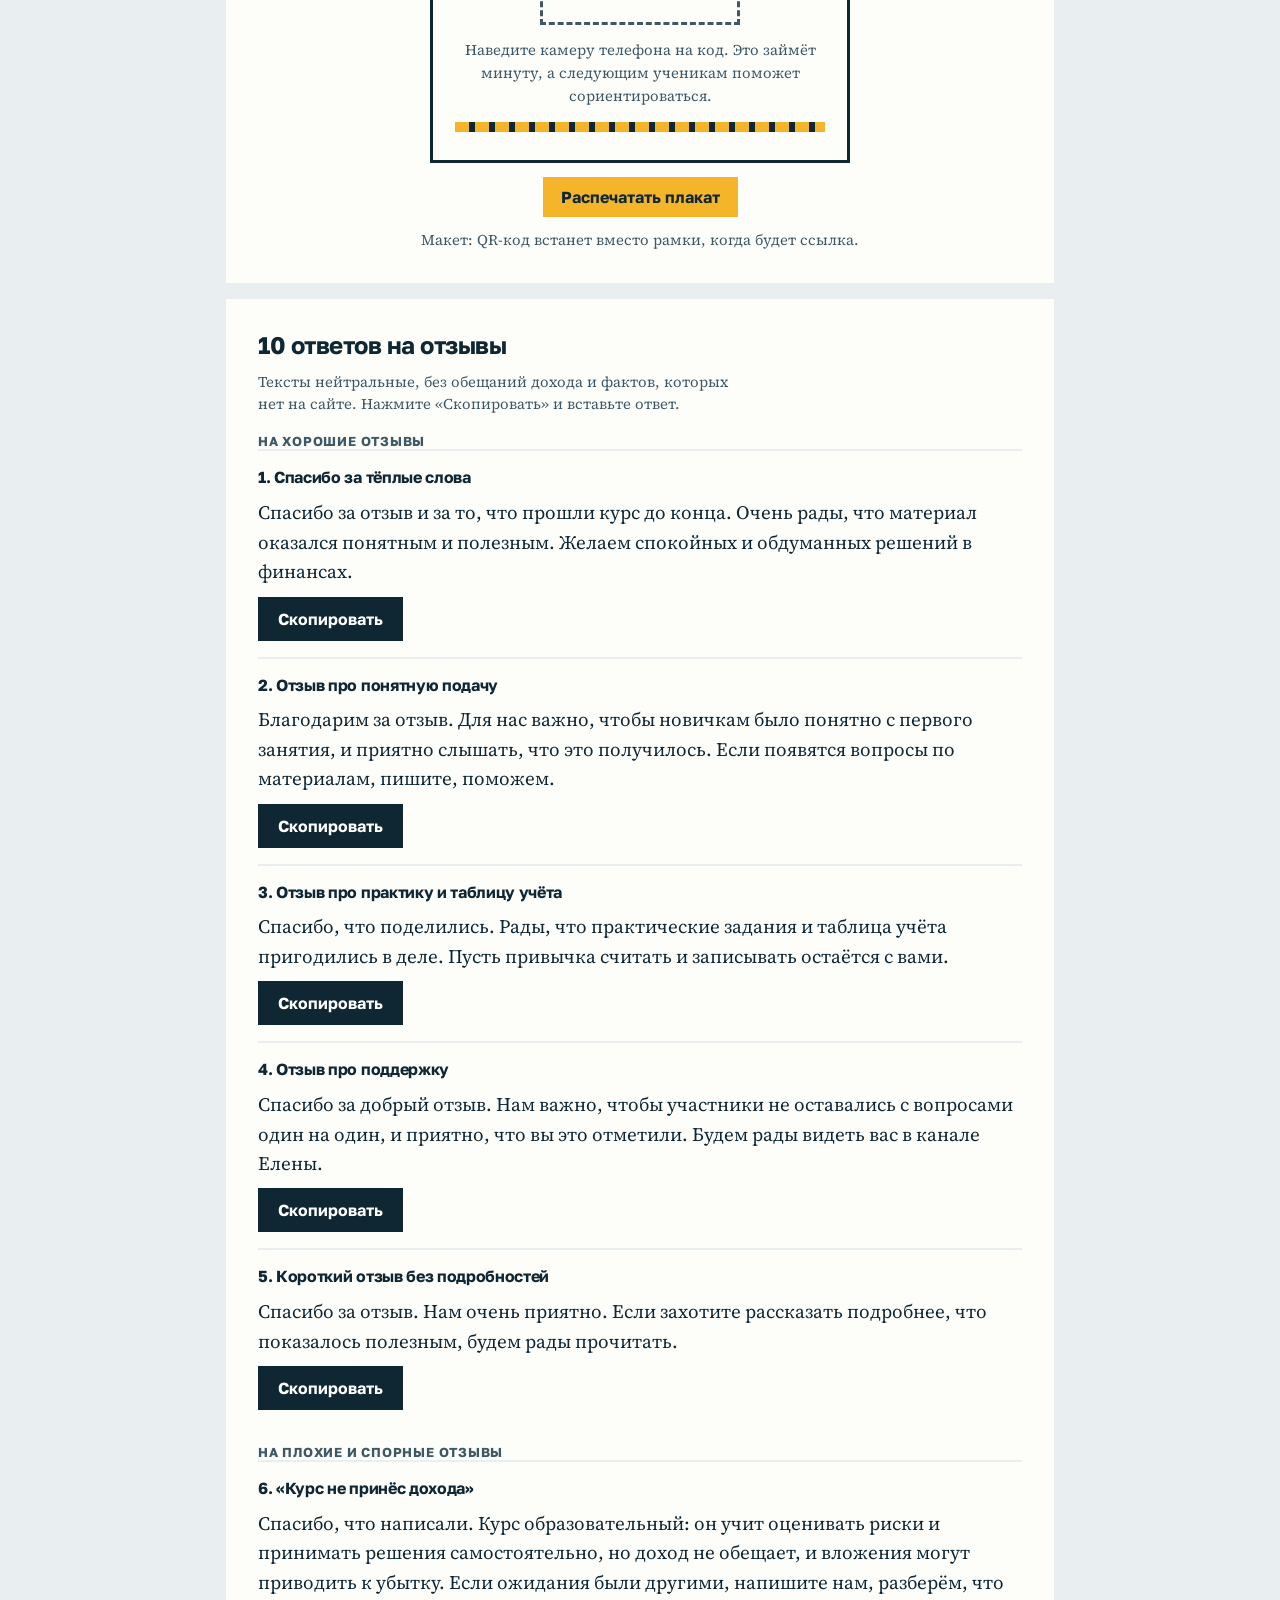
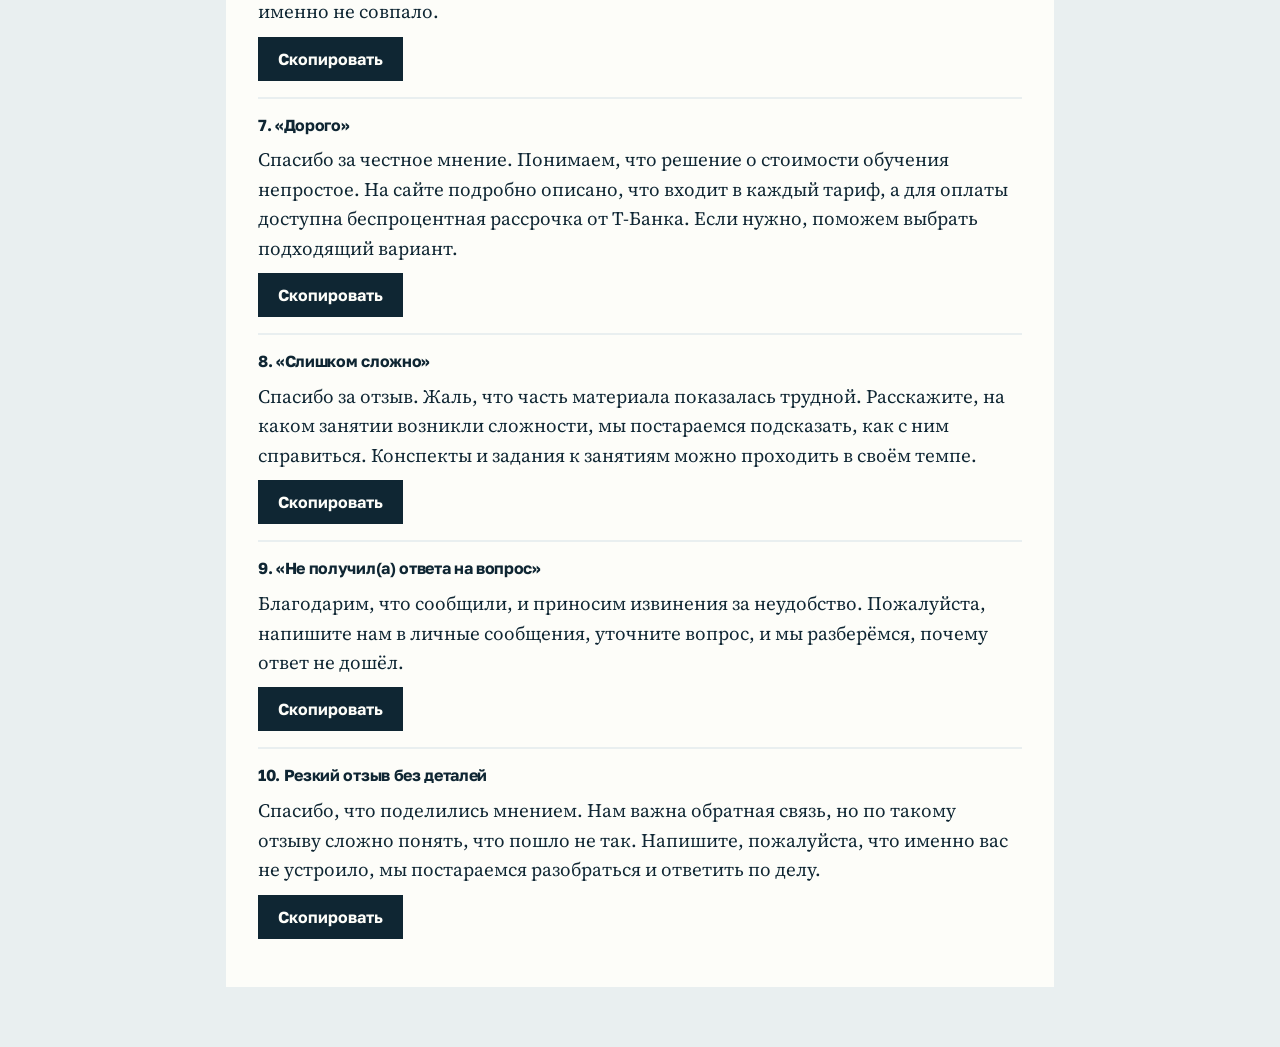
<file: project/index.html>
<!doctype html>
<html lang="ru">
<head>
<meta charset="utf-8">
<meta name="viewport" content="width=device-width, initial-scale=1">
<title>Проект «Я сам инвестор»: статус работ</title>
<meta name="robots" content="noindex, nofollow">
<meta name="theme-color" content="#e9eff0">
<link rel="canonical" href="https://investor.abramova-elena.ru/project/">
<link rel="icon" href="data:image/svg+xml,%3Csvg xmlns='http://www.w3.org/2000/svg' viewBox='0 0 32 32'%3E%3Ccircle cx='16' cy='16' r='13' fill='%23f4b52b' stroke='%230f2633' stroke-width='4'/%3E%3C/svg%3E">
<link rel="preconnect" href="https://fonts.googleapis.com">
<link rel="preconnect" href="https://fonts.gstatic.com" crossorigin>
<link href="https://fonts.googleapis.com/css2?family=Golos+Text:wght@500;700;800&family=Source+Serif+4:ital,wght@0,400;0,600;1,400&display=swap" rel="stylesheet">
<link rel="stylesheet" href="../styles.css">
<style>
body{padding-bottom:60px}
.pw{max-width:860px;margin:0 auto;padding:0 16px}
.ph1{padding:36px 0 8px}
.ph1 h1{font:800 clamp(2rem,1.4rem + 3vw,3.25rem)/1.05 var(--f-head);letter-spacing:-.03em}
.ph1 p{margin-top:10px;color:var(--soft)}
.blk{background:var(--paper);padding:clamp(18px,3vw,32px);margin-top:16px}
.blk h2{font:700 1.5rem/1.15 var(--f-head);letter-spacing:-.02em;margin-bottom:12px}
.st{list-style:none;padding:0;display:grid;gap:10px}
.st li{display:grid;grid-template-columns:84px 1fr;gap:12px;align-items:start}
.tag{font:700 .75rem/1 var(--f-head);padding:6px 8px;text-align:center;text-transform:uppercase;letter-spacing:.04em;background:var(--mint)}
.tag--w{background:var(--accent)}
.tag--n{background:var(--sky)}
.rv{border-top:2px solid var(--ground);padding:16px 0;display:grid;gap:10px}
.rv h3{font:700 1rem/1.3 var(--f-head)}
.rv blockquote{margin:0}
.cp{justify-self:start;font:700 1rem var(--f-head);background:var(--ink);color:var(--paper);border:0;padding:12px 20px;min-height:44px;cursor:pointer}
.cp.ok{background:#2f6b4f}
.grp{font:700 .8125rem var(--f-head);text-transform:uppercase;letter-spacing:.06em;color:var(--soft);margin:18px 0 0}
.poster{border:3px solid var(--ink);background:var(--paper);max-width:420px;margin:0 auto;padding:28px 22px;text-align:center;display:grid;gap:14px}
.poster__t{font:800 1.75rem/1.1 var(--f-head);letter-spacing:-.02em}
.poster__qr{width:200px;height:200px;margin:0 auto;border:3px dashed var(--soft);display:grid;place-items:center;padding:16px;color:var(--soft);font-size:.9375rem;line-height:1.35}
.poster__s{color:var(--soft);font-size:var(--s-small)}
.poster__b{height:10px;background:repeating-linear-gradient(90deg,var(--accent) 0 14px,var(--ink) 14px 20px)}
.row{display:flex;gap:10px;flex-wrap:wrap;margin-top:14px;justify-content:center}
@media print{body *{visibility:hidden}.poster,.poster *{visibility:visible}.poster{position:absolute;left:0;top:0;right:0;margin:auto}}
</style>
</head>
<body>
<div class="pw">
  <header class="ph1">
    <p class="note">Закрытая страница проекта, поисковикам не показывается</p>
    <h1>Я сам инвестор: статус работ</h1>
    <p>Пакет «Стандарт». Сайт: <a href="https://investor.abramova-elena.ru/">investor.abramova-elena.ru</a>. Обновлено 25.11.2026.</p>
  </header>

  <section class="blk" aria-labelledby="h-st">
    <h2 id="h-st">Что сделано</h2>
    <ul class="st">
      <li><span class="tag">Готово</span><span>SEO-настройка: адрес сайта investor.abramova-elena.ru закреплён как основной (canonical), превью для мессенджеров и соцсетей, структурированные данные о курсе, тарифах и авторе, robots.txt и карта сайта.</span></li>
      <li><span class="tag">Готово</span><span>Политика конфиденциальности на новом домене: какие данные собираются, зачем, как удалить.</span></li>
      <li><span class="tag">Готово</span><span>Галочка согласия на обработку данных у формы заявки: без неё форма не отправляется.</span></li>
      <li><span class="tag">Готово</span><span>Уведомление о cookie: сообщает об использовании Яндекс.Метрики.</span></li>
      <li><span class="tag">Готово</span><span>Реквизиты оператора персональных данных (ИП Абрамова Е. В.) и e-mail внесены в политику конфиденциальности.</span></li>
      <li><span class="tag">Готово</span><span>Яндекс Вебмастер: подтверждение прав на сайт добавлено.</span></li>
      <li><span class="tag">Готово</span><span>Google Search Console: подтверждение прав на сайт добавлено.</span></li>
      <li><span class="tag">Готово</span><span>Яндекс.Метрика (счётчик 114668679) подключена, цель «заявка отправлена» (lead_submit) считается при успешной отправке формы.</span></li>
      <li><span class="tag">Готово</span><span>Кнопки тарифов ведут к форме заявки; ссылки на GetCourse подставляются одной строкой, когда будут готовы.</span></li>
      <li><span class="tag">Готово</span><span>10 ответов на отзывы и макет QR-плаката (ниже).</span></li>
    </ul>
  </section>

  <section class="blk" aria-labelledby="h-wait">
    <h2 id="h-wait">В процессе и что нужно</h2>
    <ul class="st">
      <li><span class="tag tag--w">Ждём</span><span>Ссылки на оплату тарифов в GetCourse (когда продлите подписку).</span></li>
      <li><span class="tag tag--w">Ждём</span><span>Ссылка на страницу отзывов: после неё в плакат встанет QR-код.</span></li>
      <li><span class="tag tag--n">Не нужно</span><span>Карточки на Яндекс Картах, 2ГИС и Google: у онлайн-школы нет офлайн-адреса, карточка без адреса не создаётся.</span></li>
      <li><span class="tag tag--n">Позже</span><span>Блог со второй недели.</span></li>
    </ul>
  </section>

  <section class="blk" aria-labelledby="h-qr">
    <h2 id="h-qr">QR-плакат для отзывов</h2>
    <div class="poster" id="poster">
      <div class="poster__b" aria-hidden="true"></div>
      <p class="poster__t">Курс «Я сам инвестор»: поделитесь впечатлением</p>
      <div class="poster__qr" id="qrBox">Ссылка на отзыв появится после создания карточки</div>
      <p class="poster__s">Наведите камеру телефона на код. Это займёт минуту, а следующим ученикам поможет сориентироваться.</p>
      <div class="poster__b" aria-hidden="true"></div>
    </div>
    <div class="row"><button class="btn btn--sm" type="button" onclick="window.print()">Распечатать плакат</button></div>
    <p class="note" style="margin:12px auto 0;text-align:center">Макет: QR-код встанет вместо рамки, когда будет ссылка.</p>
  </section>

  <section class="blk" aria-labelledby="h-rv">
    <h2 id="h-rv">10 ответов на отзывы</h2>
    <p class="note">Тексты нейтральные, без обещаний дохода и фактов, которых нет на сайте. Нажмите «Скопировать» и вставьте ответ.</p>

    <p class="grp">На хорошие отзывы</p>
    <div class="rv"><h3>1. Спасибо за тёплые слова</h3><blockquote>Спасибо за отзыв и за то, что прошли курс до конца. Очень рады, что материал оказался понятным и полезным. Желаем спокойных и обдуманных решений в финансах.</blockquote><button class="cp" type="button">Скопировать</button></div>
    <div class="rv"><h3>2. Отзыв про понятную подачу</h3><blockquote>Благодарим за отзыв. Для нас важно, чтобы новичкам было понятно с первого занятия, и приятно слышать, что это получилось. Если появятся вопросы по материалам, пишите, поможем.</blockquote><button class="cp" type="button">Скопировать</button></div>
    <div class="rv"><h3>3. Отзыв про практику и таблицу учёта</h3><blockquote>Спасибо, что поделились. Рады, что практические задания и таблица учёта пригодились в деле. Пусть привычка считать и записывать остаётся с вами.</blockquote><button class="cp" type="button">Скопировать</button></div>
    <div class="rv"><h3>4. Отзыв про поддержку</h3><blockquote>Спасибо за добрый отзыв. Нам важно, чтобы участники не оставались с вопросами один на один, и приятно, что вы это отметили. Будем рады видеть вас в канале Елены.</blockquote><button class="cp" type="button">Скопировать</button></div>
    <div class="rv"><h3>5. Короткий отзыв без подробностей</h3><blockquote>Спасибо за отзыв. Нам очень приятно. Если захотите рассказать подробнее, что показалось полезным, будем рады прочитать.</blockquote><button class="cp" type="button">Скопировать</button></div>

    <p class="grp">На плохие и спорные отзывы</p>
    <div class="rv"><h3>6. «Курс не принёс дохода»</h3><blockquote>Спасибо, что написали. Курс образовательный: он учит оценивать риски и принимать решения самостоятельно, но доход не обещает, и вложения могут приводить к убытку. Если ожидания были другими, напишите нам, разберём, что именно не совпало.</blockquote><button class="cp" type="button">Скопировать</button></div>
    <div class="rv"><h3>7. «Дорого»</h3><blockquote>Спасибо за честное мнение. Понимаем, что решение о стоимости обучения непростое. На сайте подробно описано, что входит в каждый тариф, а для оплаты доступна беспроцентная рассрочка от Т-Банка. Если нужно, поможем выбрать подходящий вариант.</blockquote><button class="cp" type="button">Скопировать</button></div>
    <div class="rv"><h3>8. «Слишком сложно»</h3><blockquote>Спасибо за отзыв. Жаль, что часть материала показалась трудной. Расскажите, на каком занятии возникли сложности, мы постараемся подсказать, как с ним справиться. Конспекты и задания к занятиям можно проходить в своём темпе.</blockquote><button class="cp" type="button">Скопировать</button></div>
    <div class="rv"><h3>9. «Не получил(а) ответа на вопрос»</h3><blockquote>Благодарим, что сообщили, и приносим извинения за неудобство. Пожалуйста, напишите нам в личные сообщения, уточните вопрос, и мы разберёмся, почему ответ не дошёл.</blockquote><button class="cp" type="button">Скопировать</button></div>
    <div class="rv"><h3>10. Резкий отзыв без деталей</h3><blockquote>Спасибо, что поделились мнением. Нам важна обратная связь, но по такому отзыву сложно понять, что пошло не так. Напишите, пожалуйста, что именно вас не устроило, мы постараемся разобраться и ответить по делу.</blockquote><button class="cp" type="button">Скопировать</button></div>
  </section>
</div>
<script>
document.querySelectorAll('.cp').forEach(function(b){
  b.addEventListener('click',function(){
    var t=b.parentNode.querySelector('blockquote').textContent.trim();
    function done(){b.textContent='Скопировано';b.classList.add('ok');setTimeout(function(){b.textContent='Скопировать';b.classList.remove('ok')},1800)}
    function fb(){var a=document.createElement('textarea');a.value=t;a.style.position='fixed';a.style.opacity='0';document.body.appendChild(a);a.select();try{document.execCommand('copy');done()}catch(e){}document.body.removeChild(a)}
    if(navigator.clipboard&&navigator.clipboard.writeText){navigator.clipboard.writeText(t).then(done,fb)}else{fb()}
  });
});
</script>
</body>
</html>
</file>
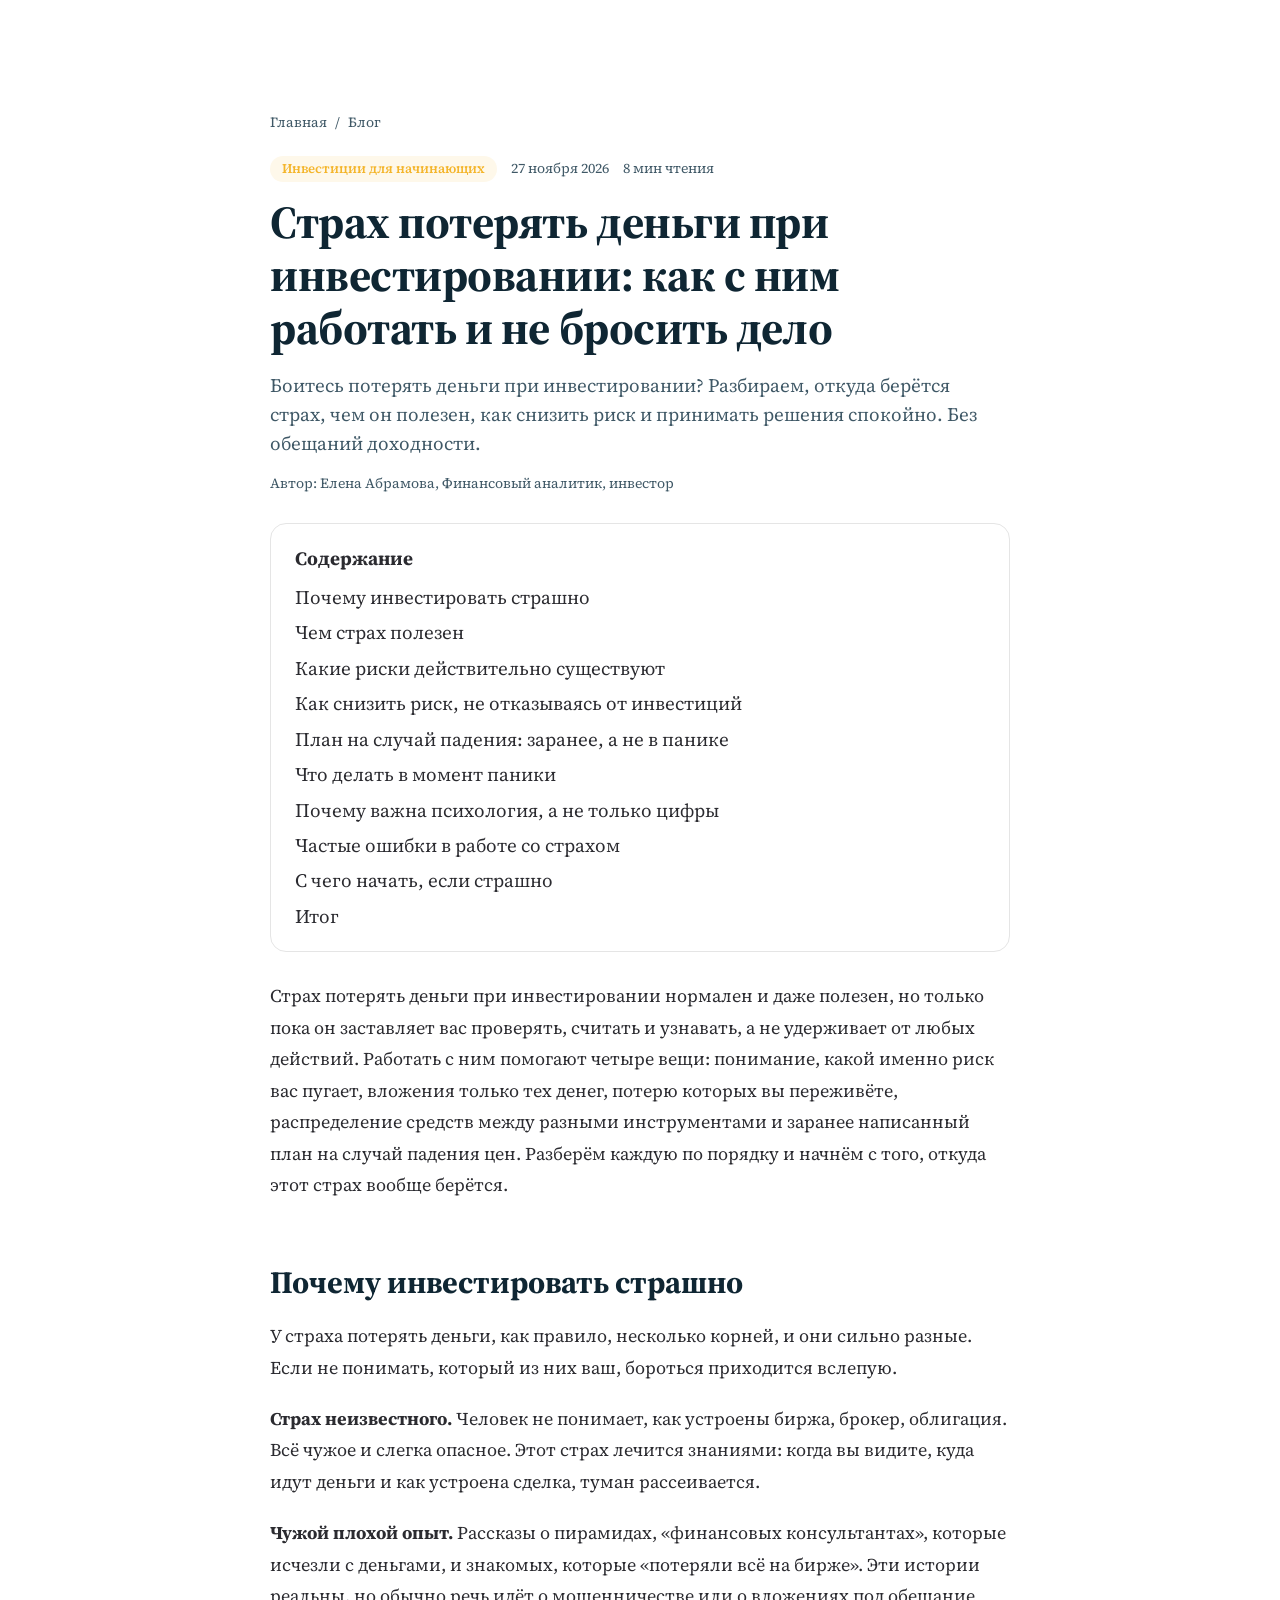
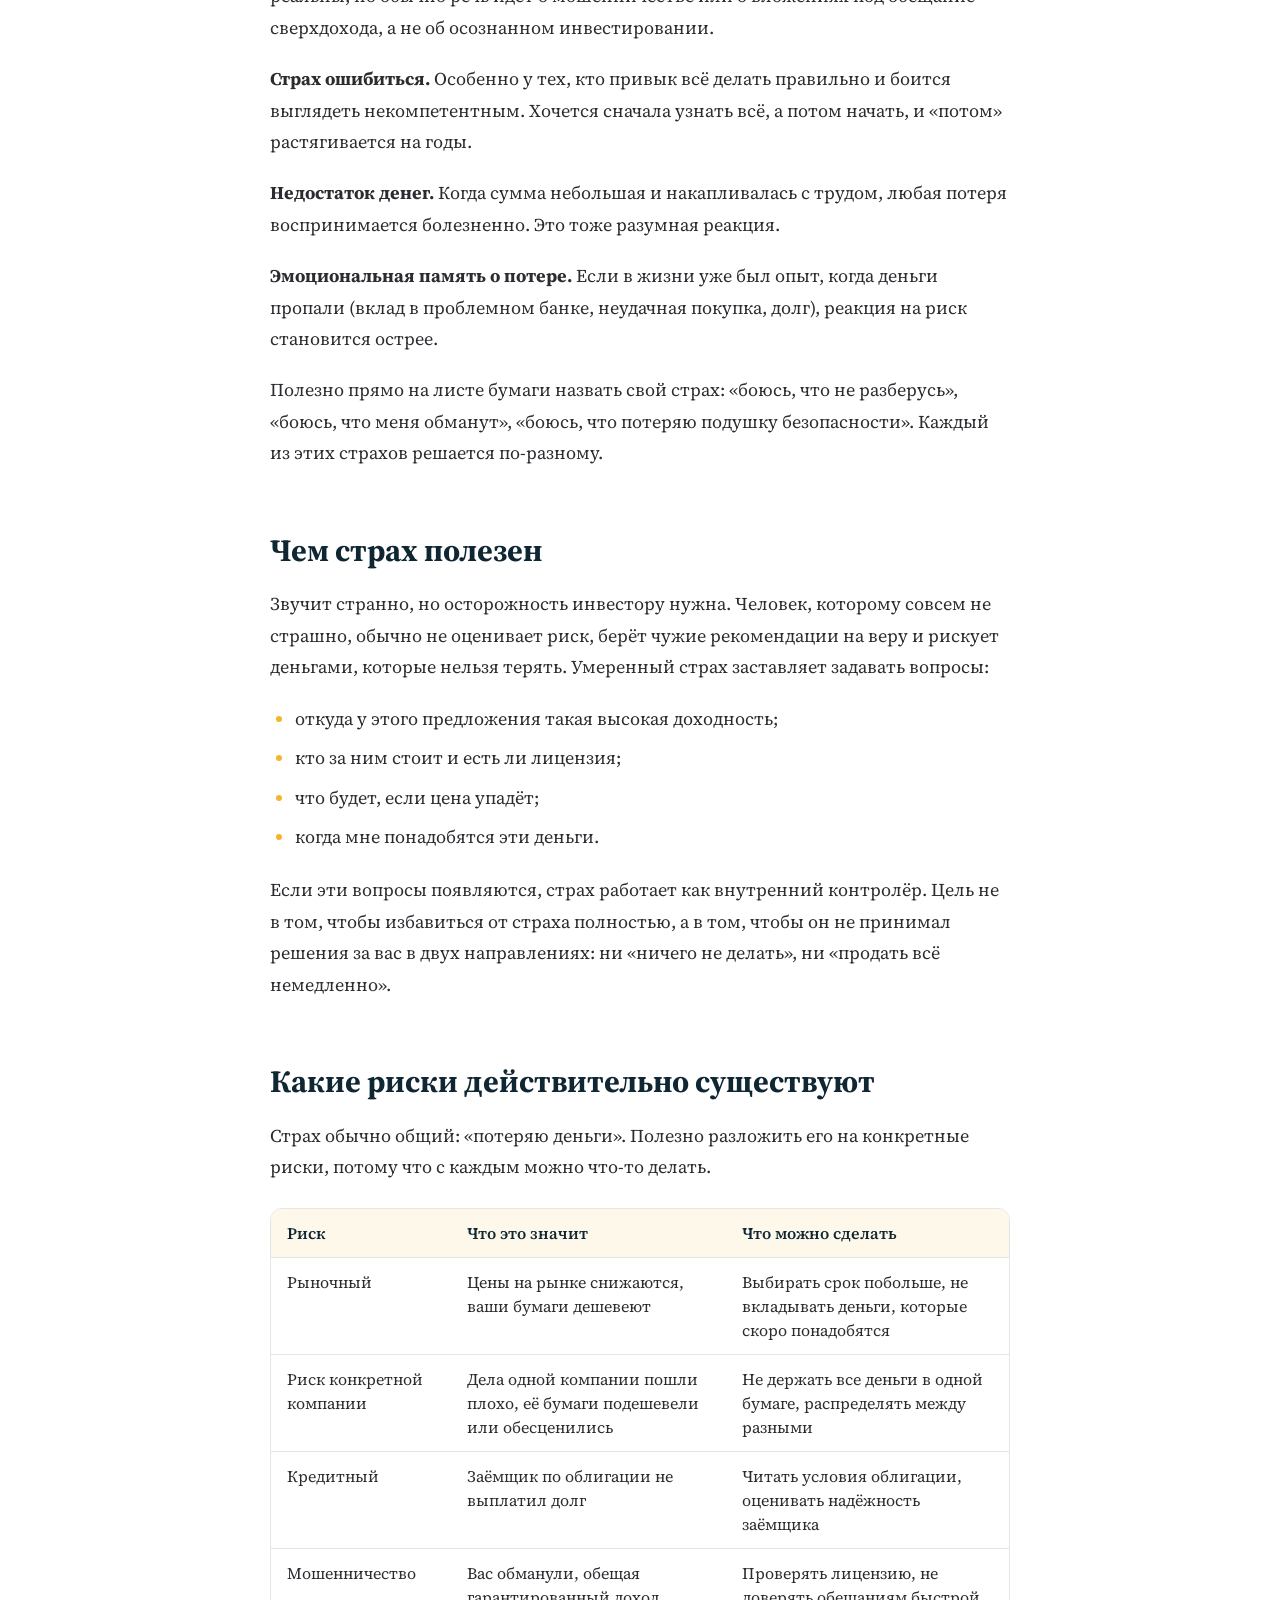
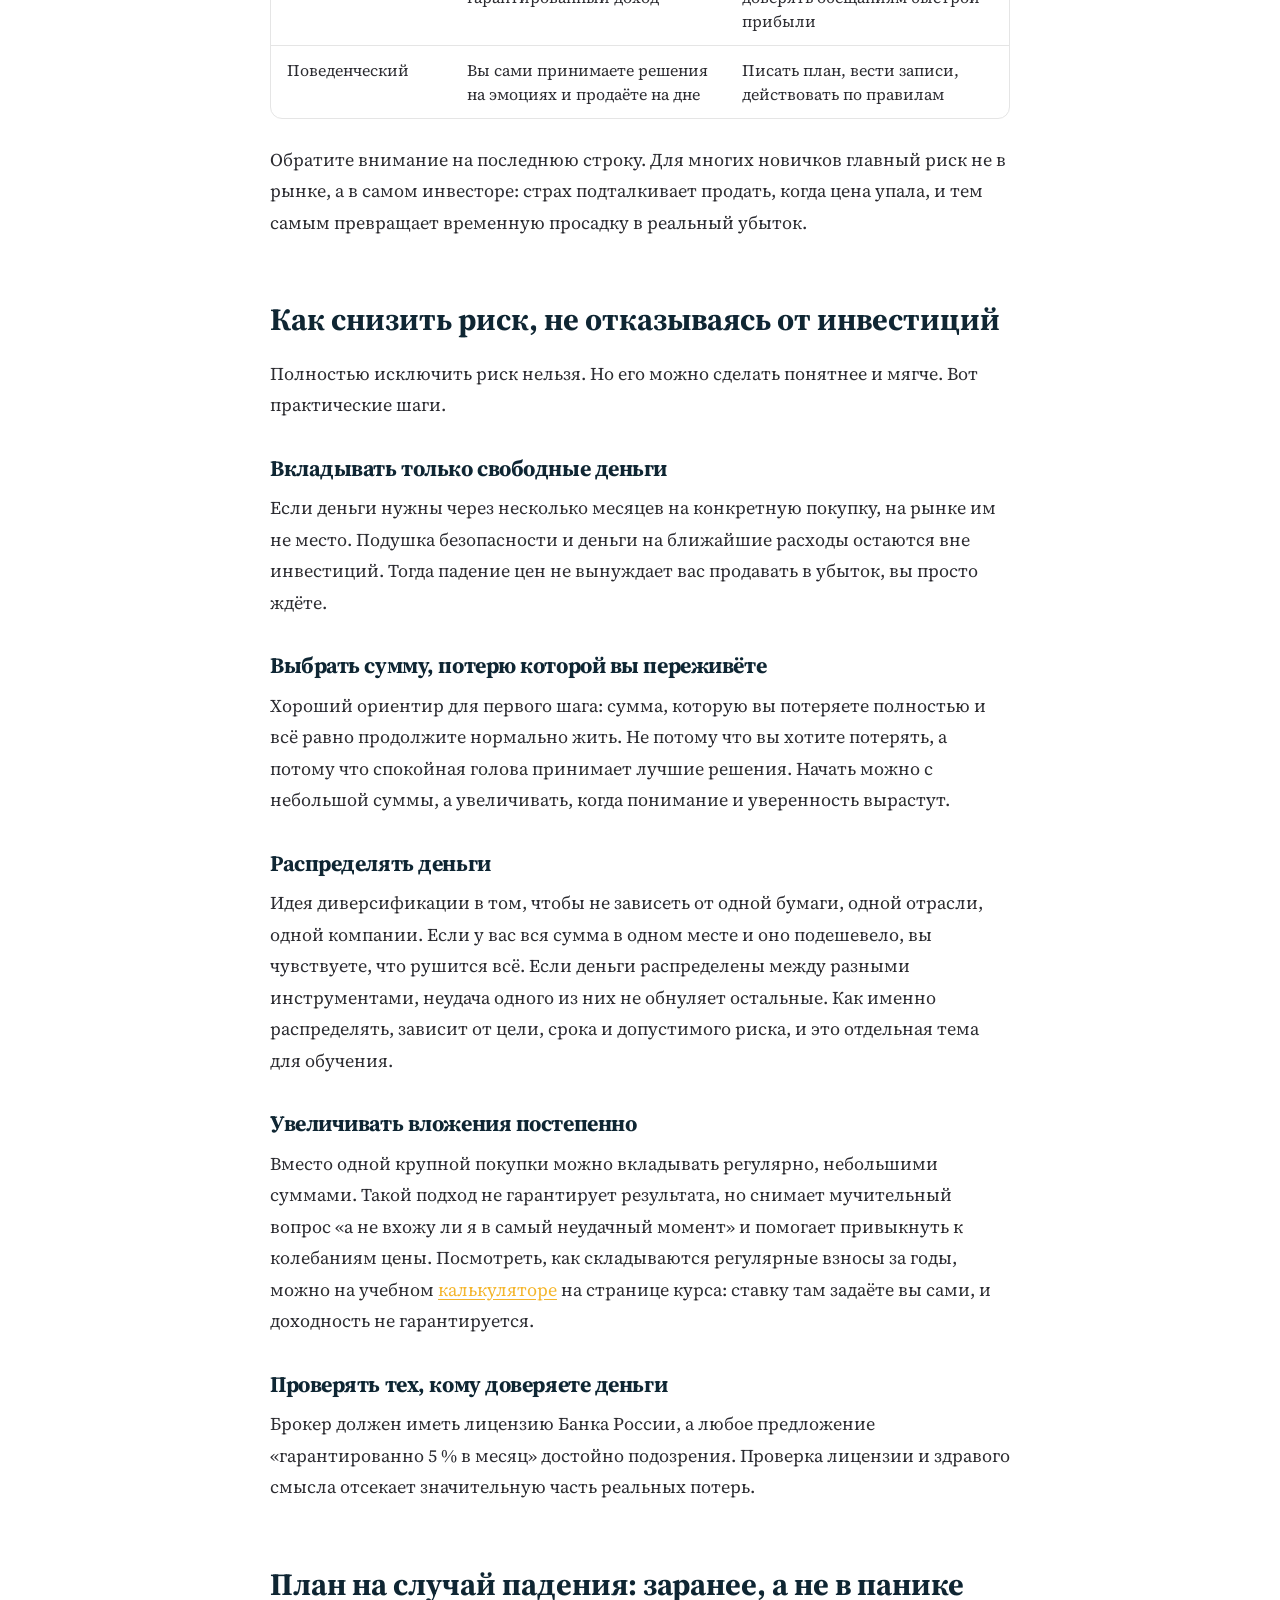
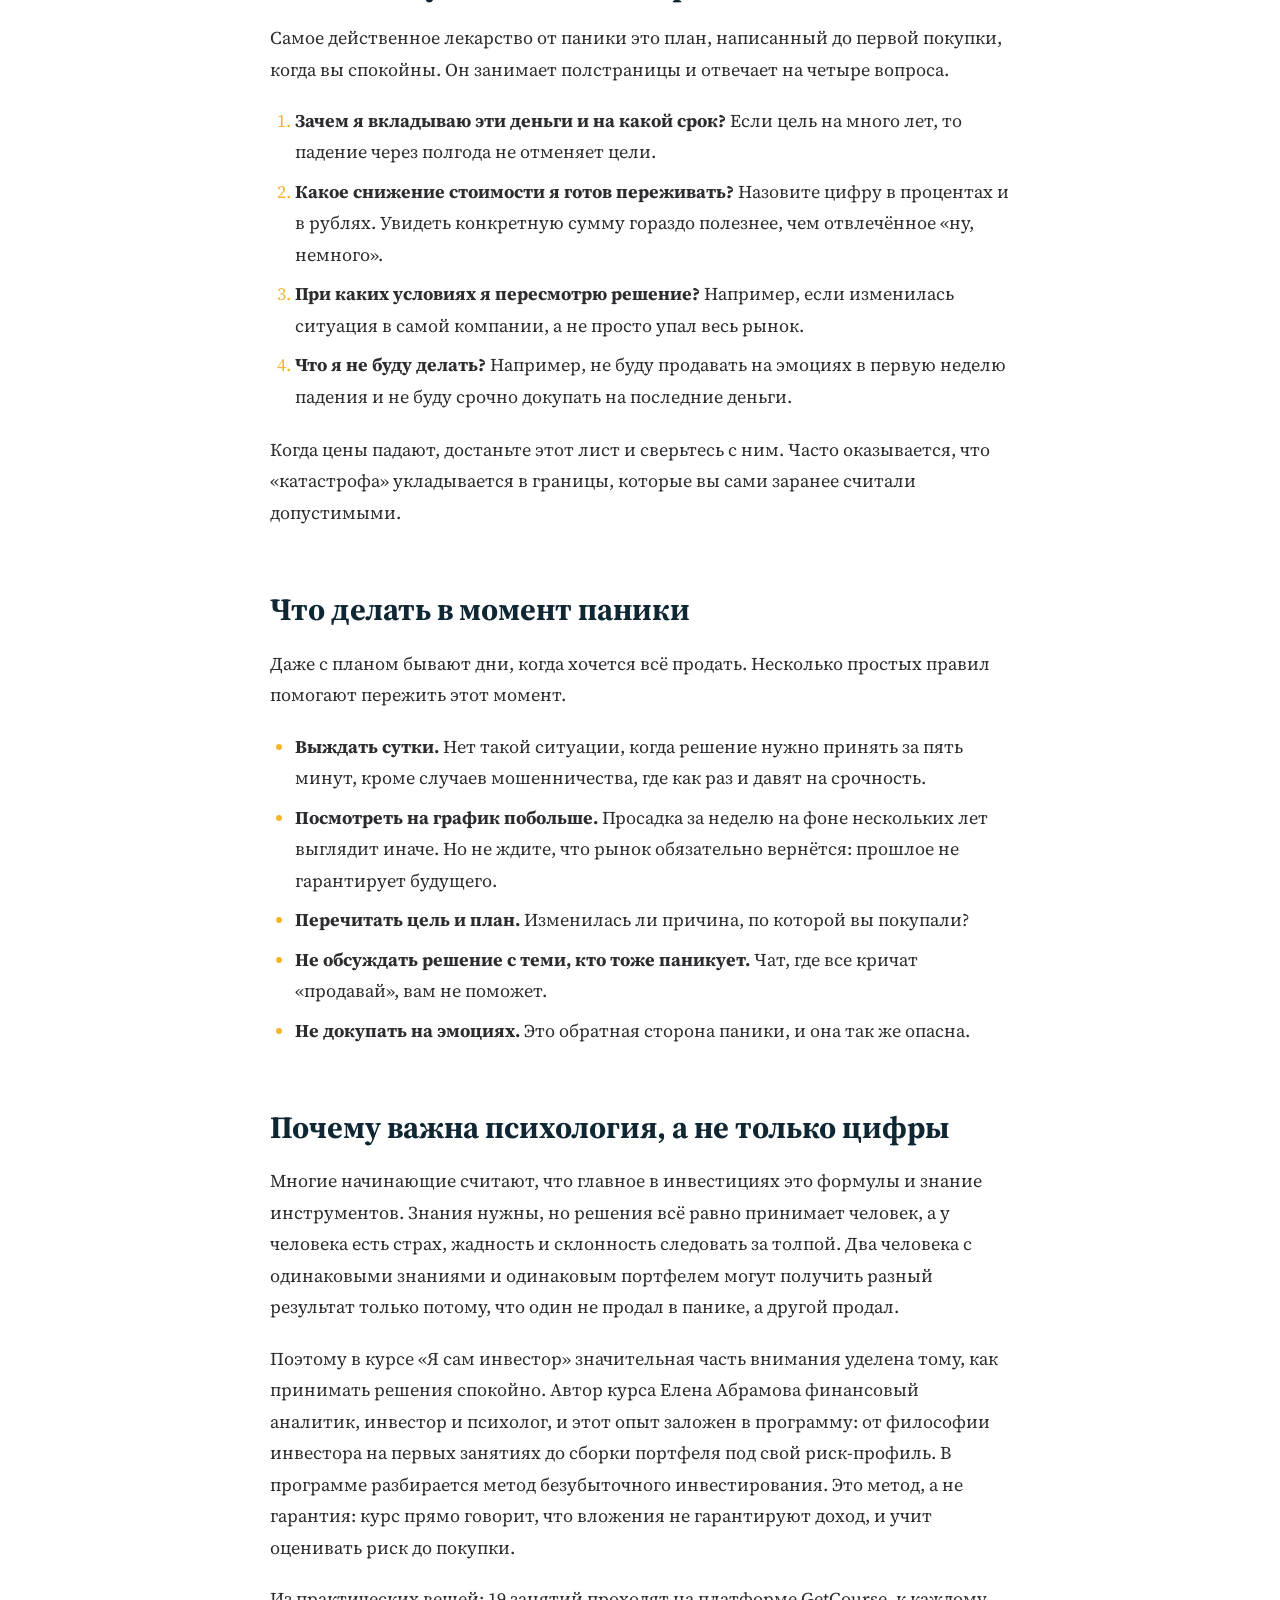
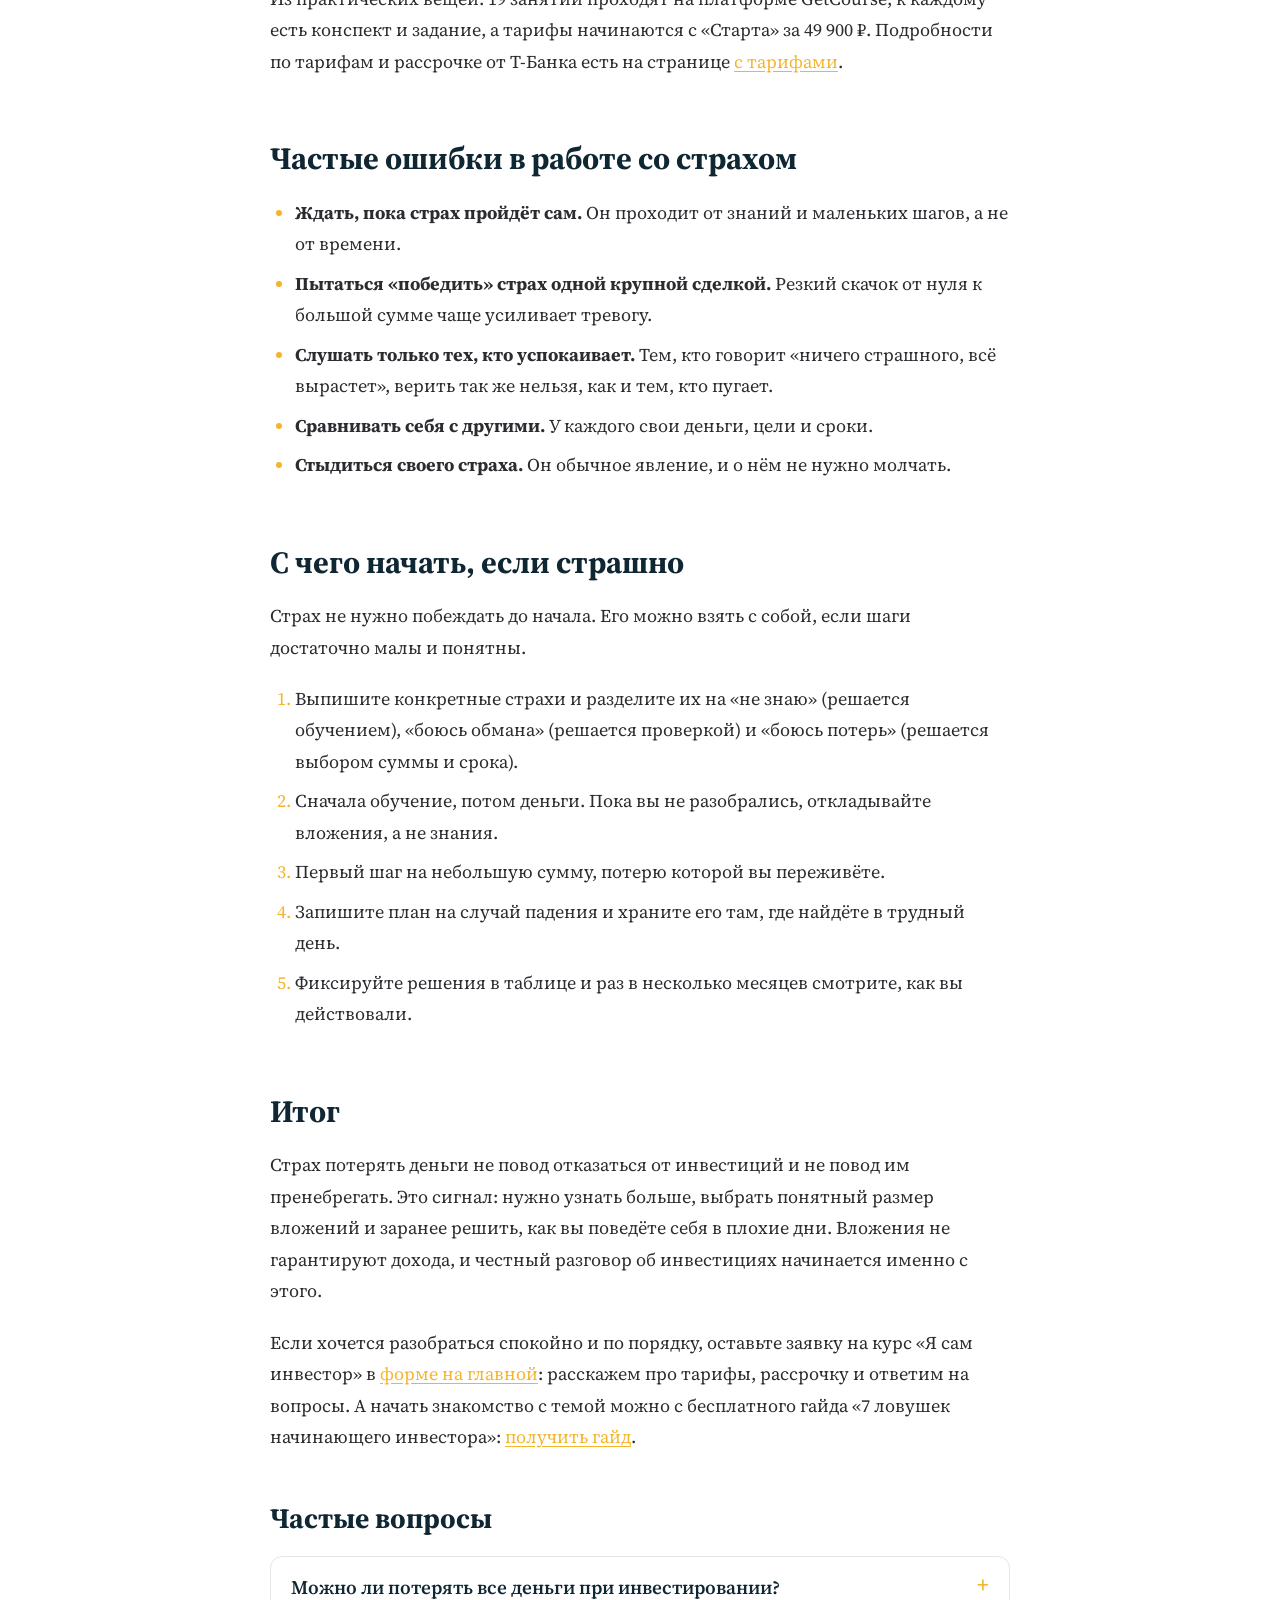
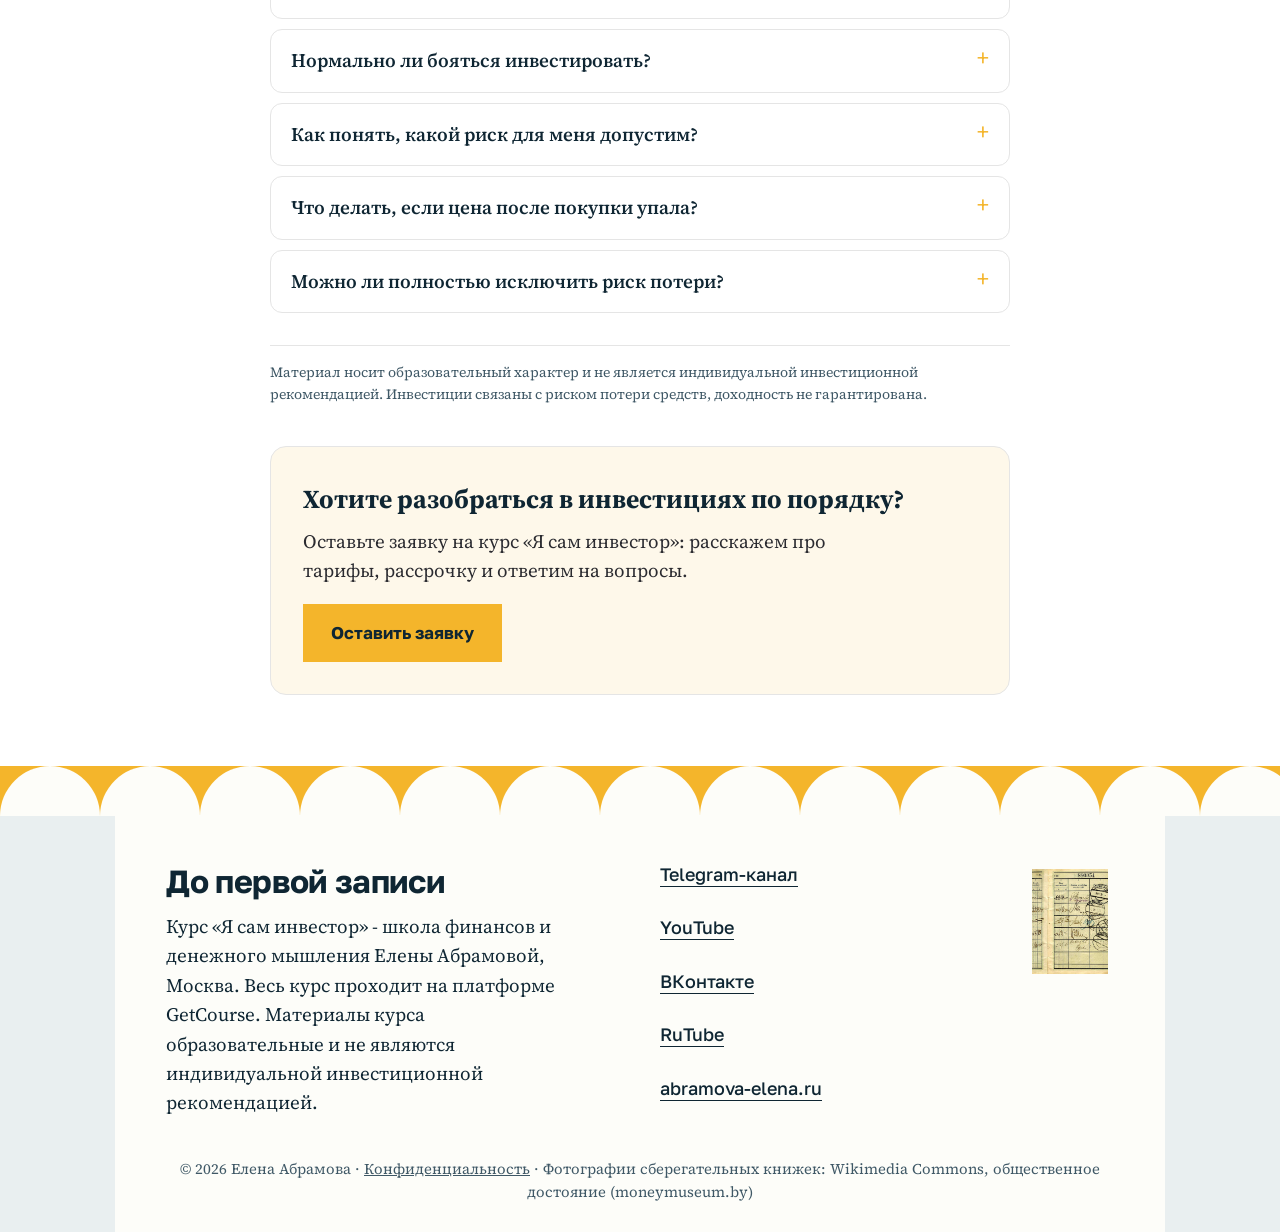
<file: blog/strah-poteryat-dengi-pri-investirovanii/index.html>
<!DOCTYPE html>
<html lang="ru">
<head>
<meta charset="UTF-8">
<meta name="viewport" content="width=device-width, initial-scale=1.0">
<title>Страх потерять деньги при инвестировании: что делать</title>
<meta name="description" content="Боитесь потерять деньги при инвестировании? Разбираем, откуда берётся страх, чем он полезен, как снизить риск и принимать решения спокойно. Без обещаний доходности.">
<link rel="canonical" href="https://investor.abramova-elena.ru/blog/strah-poteryat-dengi-pri-investirovanii/">
<meta name="robots" content="index, follow, max-image-preview:large">
<meta property="og:type" content="article">
<meta property="og:title" content="Страх потерять деньги при инвестировании: что делать">
<meta property="og:description" content="Боитесь потерять деньги при инвестировании? Разбираем, откуда берётся страх, чем он полезен, как снизить риск и принимать решения спокойно. Без обещаний доходности.">
<meta property="og:url" content="https://investor.abramova-elena.ru/blog/strah-poteryat-dengi-pri-investirovanii/">
<meta property="og:locale" content="ru_RU">

<link rel="alternate" type="application/rss+xml" title="Я сам инвестор - блог" href="https://investor.abramova-elena.ru/feed.xml">
<meta name="theme-color" content="#e9eff0">
<link rel="icon" href="data:image/svg+xml,%3Csvg xmlns='http://www.w3.org/2000/svg' viewBox='0 0 32 32'%3E%3Ccircle cx='16' cy='16' r='13' fill='%23f4b52b' stroke='%230f2633' stroke-width='4'/%3E%3C/svg%3E">
<link rel="preconnect" href="https://fonts.googleapis.com">
<link rel="preconnect" href="https://fonts.gstatic.com" crossorigin>
<link href="https://fonts.googleapis.com/css2?family=Golos+Text:wght@500;700;800&family=Source+Serif+4:ital,wght@0,400;0,600;1,400&display=swap" rel="stylesheet">
<link rel="stylesheet" href="/styles.css">
<link rel="stylesheet" href="/blog/blog.css">
<link rel="stylesheet" href="/blog/blog.css">
<script type="application/ld+json">{"@context":"https://schema.org","@type":"Article","headline":"Страх потерять деньги при инвестировании: как с ним работать и не бросить дело","description":"Боитесь потерять деньги при инвестировании? Разбираем, откуда берётся страх, чем он полезен, как снизить риск и принимать решения спокойно. Без обещаний доходности.","inLanguage":"ru","datePublished":"2026-11-27","dateModified":"2026-11-27","mainEntityOfPage":"https://investor.abramova-elena.ru/blog/strah-poteryat-dengi-pri-investirovanii/","author":{"@type":"Person","name":"Елена Абрамова"},"publisher":{"@type":"Organization","name":"Я сам инвестор","url":"https://investor.abramova-elena.ru/"}}</script>
<script type="application/ld+json">{"@context":"https://schema.org","@type":"BreadcrumbList","itemListElement":[{"@type":"ListItem","position":1,"name":"Главная","item":"https://investor.abramova-elena.ru/"},{"@type":"ListItem","position":2,"name":"Блог","item":"https://investor.abramova-elena.ru/blog/"},{"@type":"ListItem","position":3,"name":"Страх потерять деньги при инвестировании: как с ним работать и не бросить дело","item":"https://investor.abramova-elena.ru/blog/strah-poteryat-dengi-pri-investirovanii/"}]}</script>
<script type="application/ld+json">{"@context":"https://schema.org","@type":"FAQPage","mainEntity":[{"@type":"Question","name":"Можно ли потерять все деньги при инвестировании?","acceptedAnswer":{"@type":"Answer","text":"Потерять часть или даже всю вложенную сумму теоретически можно, например, при покупке бумаг одной обанкротившейся компании или при столкновении с мошенниками. Поэтому важны диверсификация, понимание инструментов и вложения только свободных денег."}},{"@type":"Question","name":"Нормально ли бояться инвестировать?","acceptedAnswer":{"@type":"Answer","text":"Да. Страх потерять деньги говорит о том, что вы относитесь к ним ответственно. Проблемы начинаются, когда страх либо полностью блокирует действия, либо заставляет паниковать и продавать в самый неудачный момент."}},{"@type":"Question","name":"Как понять, какой риск для меня допустим?","acceptedAnswer":{"@type":"Answer","text":"Задайте два вопроса: когда мне понадобятся эти деньги и какое падение их стоимости я переживу без бессонных ночей. Ответы определяют срок вложений и набор инструментов. Точной формулы нет, поэтому риск-профиль лучше обсуждать с обучением или специалистом."}},{"@type":"Question","name":"Что делать, если цена после покупки упала?","acceptedAnswer":{"@type":"Answer","text":"Сначала проверить, изменилась ли причина, по которой вы покупали, или упала цена всего рынка. Продавать в панике стоит только по заранее продуманному плану. Для этого полезно записывать цель и условия пересмотра решения до первой покупки."}},{"@type":"Question","name":"Можно ли полностью исключить риск потери?","acceptedAnswer":{"@type":"Answer","text":"Нет. Риск можно снижать: распределять деньги, учитывать срок, не вкладывать лишнего, проверять посредников. Исключить его нельзя, и любые обещания гарантированной доходности повод насторожиться."}}]}</script>
</head>
<body class="b-page">
<header class="bar" id="bar">
  <a class="bar__mark" href="/#top">Елена Абрамова</a>
  <nav class="bar__nav" aria-label="Разделы">
    <a href="/#guide">Гайд</a><a href="/#calc">Расчёт</a><a href="/#content">Содержание</a><a href="/#program">Программа</a><a href="/#price">Тарифы</a><a href="/#faq">Вопросы</a>
  <!-- BLOGNAV:START --><a href="/blog/">Блог</a><!-- BLOGNAV:END --></nav>
  <a class="btn btn--sm" href="/#price">Выбрать тариф</a>
</header>
<main class="blog">

<article class="b-article">
  <nav class="b-crumbs" aria-label="Хлебные крошки"><a href="/">Главная</a><span>/</span><a href="/blog/">Блог</a></nav>
  
  <header class="b-head">
    <div class="b-meta"><span class="b-chip">Инвестиции для начинающих</span><time datetime="2026-11-27">27 ноября 2026</time><span>8 мин чтения</span></div>
    <h1>Страх потерять деньги при инвестировании: как с ним работать и не бросить дело</h1>
    <p class="b-lead">Боитесь потерять деньги при инвестировании? Разбираем, откуда берётся страх, чем он полезен, как снизить риск и принимать решения спокойно. Без обещаний доходности.</p>
    <p class="b-author">Автор: Елена Абрамова, Финансовый аналитик, инвестор</p>
  </header>
  
  <nav class="b-toc" aria-label="Содержание"><strong>Содержание</strong><ol><li><a href="#pochemu-investirovat-strashno">Почему инвестировать страшно</a></li><li><a href="#chem-strah-polezen">Чем страх полезен</a></li><li><a href="#kakie-riski-deystvitelno-suschestvuyut">Какие риски действительно существуют</a></li><li><a href="#kak-snizit-risk-ne-otkazyvayas-ot-investiciy">Как снизить риск, не отказываясь от инвестиций</a></li><li><a href="#plan-na-sluchay-padeniya-zaranee-a-ne-v-panike">План на случай падения: заранее, а не в панике</a></li><li><a href="#chto-delat-v-moment-paniki">Что делать в момент паники</a></li><li><a href="#pochemu-vazhna-psihologiya-a-ne-tolko-cifry">Почему важна психология, а не только цифры</a></li><li><a href="#chastye-oshibki-v-rabote-so-strahom">Частые ошибки в работе со страхом</a></li><li><a href="#s-chego-nachat-esli-strashno">С чего начать, если страшно</a></li><li><a href="#itog">Итог</a></li></ol></nav>
  <div class="b-content"><p>Страх потерять деньги при инвестировании нормален и даже полезен, но только пока он заставляет вас проверять, считать и узнавать, а не удерживает от любых действий. Работать с ним помогают четыре вещи: понимание, какой именно риск вас пугает, вложения только тех денег, потерю которых вы переживёте, распределение средств между разными инструментами и заранее написанный план на случай падения цен. Разберём каждую по порядку и начнём с того, откуда этот страх вообще берётся.</p>
<h2 id="pochemu-investirovat-strashno">Почему инвестировать страшно</h2>
<p>У страха потерять деньги, как правило, несколько корней, и они сильно разные. Если не понимать, который из них ваш, бороться приходится вслепую.</p>
<p><strong>Страх неизвестного.</strong> Человек не понимает, как устроены биржа, брокер, облигация. Всё чужое и слегка опасное. Этот страх лечится знаниями: когда вы видите, куда идут деньги и как устроена сделка, туман рассеивается.</p>
<p><strong>Чужой плохой опыт.</strong> Рассказы о пирамидах, «финансовых консультантах», которые исчезли с деньгами, и знакомых, которые «потеряли всё на бирже». Эти истории реальны, но обычно речь идёт о мошенничестве или о вложениях под обещание сверхдохода, а не об осознанном инвестировании.</p>
<p><strong>Страх ошибиться.</strong> Особенно у тех, кто привык всё делать правильно и боится выглядеть некомпетентным. Хочется сначала узнать всё, а потом начать, и «потом» растягивается на годы.</p>
<p><strong>Недостаток денег.</strong> Когда сумма небольшая и накапливалась с трудом, любая потеря воспринимается болезненно. Это тоже разумная реакция.</p>
<p><strong>Эмоциональная память о потере.</strong> Если в жизни уже был опыт, когда деньги пропали (вклад в проблемном банке, неудачная покупка, долг), реакция на риск становится острее.</p>
<p>Полезно прямо на листе бумаги назвать свой страх: «боюсь, что не разберусь», «боюсь, что меня обманут», «боюсь, что потеряю подушку безопасности». Каждый из этих страхов решается по-разному.</p>
<h2 id="chem-strah-polezen">Чем страх полезен</h2>
<p>Звучит странно, но осторожность инвестору нужна. Человек, которому совсем не страшно, обычно не оценивает риск, берёт чужие рекомендации на веру и рискует деньгами, которые нельзя терять. Умеренный страх заставляет задавать вопросы:</p>
<ul><li>откуда у этого предложения такая высокая доходность;</li><li>кто за ним стоит и есть ли лицензия;</li><li>что будет, если цена упадёт;</li><li>когда мне понадобятся эти деньги.</li></ul>
<p>Если эти вопросы появляются, страх работает как внутренний контролёр. Цель не в том, чтобы избавиться от страха полностью, а в том, чтобы он не принимал решения за вас в двух направлениях: ни «ничего не делать», ни «продать всё немедленно».</p>
<h2 id="kakie-riski-deystvitelno-suschestvuyut">Какие риски действительно существуют</h2>
<p>Страх обычно общий: «потеряю деньги». Полезно разложить его на конкретные риски, потому что с каждым можно что-то делать.</p>
<div class="b-table"><table><thead><tr><th>Риск</th><th>Что это значит</th><th>Что можно сделать</th></tr></thead><tbody><tr><td>Рыночный</td><td>Цены на рынке снижаются, ваши бумаги дешевеют</td><td>Выбирать срок побольше, не вкладывать деньги, которые скоро понадобятся</td></tr><tr><td>Риск конкретной компании</td><td>Дела одной компании пошли плохо, её бумаги подешевели или обесценились</td><td>Не держать все деньги в одной бумаге, распределять между разными</td></tr><tr><td>Кредитный</td><td>Заёмщик по облигации не выплатил долг</td><td>Читать условия облигации, оценивать надёжность заёмщика</td></tr><tr><td>Мошенничество</td><td>Вас обманули, обещая гарантированный доход</td><td>Проверять лицензию, не доверять обещаниям быстрой прибыли</td></tr><tr><td>Поведенческий</td><td>Вы сами принимаете решения на эмоциях и продаёте на дне</td><td>Писать план, вести записи, действовать по правилам</td></tr></tbody></table></div>
<p>Обратите внимание на последнюю строку. Для многих новичков главный риск не в рынке, а в самом инвесторе: страх подталкивает продать, когда цена упала, и тем самым превращает временную просадку в реальный убыток.</p>
<h2 id="kak-snizit-risk-ne-otkazyvayas-ot-investiciy">Как снизить риск, не отказываясь от инвестиций</h2>
<p>Полностью исключить риск нельзя. Но его можно сделать понятнее и мягче. Вот практические шаги.</p>
<h3 id="vkladyvat-tolko-svobodnye-dengi">Вкладывать только свободные деньги</h3>
<p>Если деньги нужны через несколько месяцев на конкретную покупку, на рынке им не место. Подушка безопасности и деньги на ближайшие расходы остаются вне инвестиций. Тогда падение цен не вынуждает вас продавать в убыток, вы просто ждёте.</p>
<h3 id="vybrat-summu-poteryu-kotoroy-vy-perezhivete">Выбрать сумму, потерю которой вы переживёте</h3>
<p>Хороший ориентир для первого шага: сумма, которую вы потеряете полностью и всё равно продолжите нормально жить. Не потому что вы хотите потерять, а потому что спокойная голова принимает лучшие решения. Начать можно с небольшой суммы, а увеличивать, когда понимание и уверенность вырастут.</p>
<h3 id="raspredelyat-dengi">Распределять деньги</h3>
<p>Идея диверсификации в том, чтобы не зависеть от одной бумаги, одной отрасли, одной компании. Если у вас вся сумма в одном месте и оно подешевело, вы чувствуете, что рушится всё. Если деньги распределены между разными инструментами, неудача одного из них не обнуляет остальные. Как именно распределять, зависит от цели, срока и допустимого риска, и это отдельная тема для обучения.</p>
<h3 id="uvelichivat-vlozheniya-postepenno">Увеличивать вложения постепенно</h3>
<p>Вместо одной крупной покупки можно вкладывать регулярно, небольшими суммами. Такой подход не гарантирует результата, но снимает мучительный вопрос «а не вхожу ли я в самый неудачный момент» и помогает привыкнуть к колебаниям цены. Посмотреть, как складываются регулярные взносы за годы, можно на учебном <a href="/#calc">калькуляторе</a> на странице курса: ставку там задаёте вы сами, и доходность не гарантируется.</p>
<h3 id="proveryat-teh-komu-doveryaete-dengi">Проверять тех, кому доверяете деньги</h3>
<p>Брокер должен иметь лицензию Банка России, а любое предложение «гарантированно 5 % в месяц» достойно подозрения. Проверка лицензии и здравого смысла отсекает значительную часть реальных потерь.</p>
<h2 id="plan-na-sluchay-padeniya-zaranee-a-ne-v-panike">План на случай падения: заранее, а не в панике</h2>
<p>Самое действенное лекарство от паники это план, написанный до первой покупки, когда вы спокойны. Он занимает полстраницы и отвечает на четыре вопроса.</p>
<ol><li><strong>Зачем я вкладываю эти деньги и на какой срок?</strong> Если цель на много лет, то падение через полгода не отменяет цели.</li><li><strong>Какое снижение стоимости я готов переживать?</strong> Назовите цифру в процентах и в рублях. Увидеть конкретную сумму гораздо полезнее, чем отвлечённое «ну, немного».</li><li><strong>При каких условиях я пересмотрю решение?</strong> Например, если изменилась ситуация в самой компании, а не просто упал весь рынок.</li><li><strong>Что я не буду делать?</strong> Например, не буду продавать на эмоциях в первую неделю падения и не буду срочно докупать на последние деньги.</li></ol>
<p>Когда цены падают, достаньте этот лист и сверьтесь с ним. Часто оказывается, что «катастрофа» укладывается в границы, которые вы сами заранее считали допустимыми.</p>
<h2 id="chto-delat-v-moment-paniki">Что делать в момент паники</h2>
<p>Даже с планом бывают дни, когда хочется всё продать. Несколько простых правил помогают пережить этот момент.</p>
<ul><li><strong>Выждать сутки.</strong> Нет такой ситуации, когда решение нужно принять за пять минут, кроме случаев мошенничества, где как раз и давят на срочность.</li><li><strong>Посмотреть на график побольше.</strong> Просадка за неделю на фоне нескольких лет выглядит иначе. Но не ждите, что рынок обязательно вернётся: прошлое не гарантирует будущего.</li><li><strong>Перечитать цель и план.</strong> Изменилась ли причина, по которой вы покупали?</li><li><strong>Не обсуждать решение с теми, кто тоже паникует.</strong> Чат, где все кричат «продавай», вам не поможет.</li><li><strong>Не докупать на эмоциях.</strong> Это обратная сторона паники, и она так же опасна.</li></ul>
<h2 id="pochemu-vazhna-psihologiya-a-ne-tolko-cifry">Почему важна психология, а не только цифры</h2>
<p>Многие начинающие считают, что главное в инвестициях это формулы и знание инструментов. Знания нужны, но решения всё равно принимает человек, а у человека есть страх, жадность и склонность следовать за толпой. Два человека с одинаковыми знаниями и одинаковым портфелем могут получить разный результат только потому, что один не продал в панике, а другой продал.</p>
<p>Поэтому в курсе «Я сам инвестор» значительная часть внимания уделена тому, как принимать решения спокойно. Автор курса Елена Абрамова финансовый аналитик, инвестор и психолог, и этот опыт заложен в программу: от философии инвестора на первых занятиях до сборки портфеля под свой риск-профиль. В программе разбирается метод безубыточного инвестирования. Это метод, а не гарантия: курс прямо говорит, что вложения не гарантируют доход, и учит оценивать риск до покупки.</p>
<p>Из практических вещей: 19 занятий проходят на платформе GetCourse, к каждому есть конспект и задание, а тарифы начинаются с «Старта» за 49 900 ₽. Подробности по тарифам и рассрочке от Т-Банка есть на странице <a href="/#price">с тарифами</a>.</p>
<h2 id="chastye-oshibki-v-rabote-so-strahom">Частые ошибки в работе со страхом</h2>
<ul><li><strong>Ждать, пока страх пройдёт сам.</strong> Он проходит от знаний и маленьких шагов, а не от времени.</li><li><strong>Пытаться «победить» страх одной крупной сделкой.</strong> Резкий скачок от нуля к большой сумме чаще усиливает тревогу.</li><li><strong>Слушать только тех, кто успокаивает.</strong> Тем, кто говорит «ничего страшного, всё вырастет», верить так же нельзя, как и тем, кто пугает.</li><li><strong>Сравнивать себя с другими.</strong> У каждого свои деньги, цели и сроки.</li><li><strong>Стыдиться своего страха.</strong> Он обычное явление, и о нём не нужно молчать.</li></ul>
<h2 id="s-chego-nachat-esli-strashno">С чего начать, если страшно</h2>
<p>Страх не нужно побеждать до начала. Его можно взять с собой, если шаги достаточно малы и понятны.</p>
<ol><li>Выпишите конкретные страхи и разделите их на «не знаю» (решается обучением), «боюсь обмана» (решается проверкой) и «боюсь потерь» (решается выбором суммы и срока).</li><li>Сначала обучение, потом деньги. Пока вы не разобрались, откладывайте вложения, а не знания.</li><li>Первый шаг на небольшую сумму, потерю которой вы переживёте.</li><li>Запишите план на случай падения и храните его там, где найдёте в трудный день.</li><li>Фиксируйте решения в таблице и раз в несколько месяцев смотрите, как вы действовали.</li></ol>
<h2 id="itog">Итог</h2>
<p>Страх потерять деньги не повод отказаться от инвестиций и не повод им пренебрегать. Это сигнал: нужно узнать больше, выбрать понятный размер вложений и заранее решить, как вы поведёте себя в плохие дни. Вложения не гарантируют дохода, и честный разговор об инвестициях начинается именно с этого.</p>
<p>Если хочется разобраться спокойно и по порядку, оставьте заявку на курс «Я сам инвестор» в <a href="/#contact">форме на главной</a>: расскажем про тарифы, рассрочку и ответим на вопросы. А начать знакомство с темой можно с бесплатного гайда «7 ловушек начинающего инвестора»: <a href="/#guide">получить гайд</a>.</p></div>
  <section class="b-faq"><h2>Частые вопросы</h2><details><summary>Можно ли потерять все деньги при инвестировании?</summary><p>Потерять часть или даже всю вложенную сумму теоретически можно, например, при покупке бумаг одной обанкротившейся компании или при столкновении с мошенниками. Поэтому важны диверсификация, понимание инструментов и вложения только свободных денег.</p></details><details><summary>Нормально ли бояться инвестировать?</summary><p>Да. Страх потерять деньги говорит о том, что вы относитесь к ним ответственно. Проблемы начинаются, когда страх либо полностью блокирует действия, либо заставляет паниковать и продавать в самый неудачный момент.</p></details><details><summary>Как понять, какой риск для меня допустим?</summary><p>Задайте два вопроса: когда мне понадобятся эти деньги и какое падение их стоимости я переживу без бессонных ночей. Ответы определяют срок вложений и набор инструментов. Точной формулы нет, поэтому риск-профиль лучше обсуждать с обучением или специалистом.</p></details><details><summary>Что делать, если цена после покупки упала?</summary><p>Сначала проверить, изменилась ли причина, по которой вы покупали, или упала цена всего рынка. Продавать в панике стоит только по заранее продуманному плану. Для этого полезно записывать цель и условия пересмотра решения до первой покупки.</p></details><details><summary>Можно ли полностью исключить риск потери?</summary><p>Нет. Риск можно снижать: распределять деньги, учитывать срок, не вкладывать лишнего, проверять посредников. Исключить его нельзя, и любые обещания гарантированной доходности повод насторожиться.</p></details></section>
  <p class="b-disclaimer">Материал носит образовательный характер и не является индивидуальной инвестиционной рекомендацией. Инвестиции связаны с риском потери средств, доходность не гарантирована.</p>
  <aside class="b-cta"><h2>Хотите разобраться в инвестициях по порядку?</h2><p>Оставьте заявку на курс «Я сам инвестор»: расскажем про тарифы, рассрочку и ответим на вопросы.</p><a class="btn btn--primary b-cta__btn" href="/#contact">Оставить заявку</a></aside>
</article>

</main>
<footer class="foot">
  <svg class="scallop" aria-hidden="true" width="100%" height="50"><defs><pattern id="sc" width="100" height="50" patternUnits="userSpaceOnUse"><circle cx="50" cy="50" r="50" fill="#fdfdf9"/></pattern></defs><rect width="100%" height="50" fill="url(#sc)"/></svg>
  <div class="foot__panel">
    <div class="foot__msg">
      <p class="h3">До первой записи</p>
      <p>Курс «Я сам инвестор» - школа финансов и денежного мышления Елены Абрамовой, Москва. Весь курс проходит на платформе GetCourse. Материалы курса образовательные и не являются индивидуальной инвестиционной рекомендацией.</p>
    </div>
    <div class="foot__addr">
      <img class="foot__stamp" src="/assets/book-pko.jpg" width="88" height="117" alt="Печать на странице сберегательной книжки" loading="lazy">
      <a href="https://t.me/finance4us" target="_blank" rel="noopener">Telegram-канал</a>
      <a href="https://youtube.com/@Elena.Abramova" target="_blank" rel="noopener">YouTube</a>
      <a href="https://vk.com/id315182667" target="_blank" rel="noopener">ВКонтакте</a>
      <a href="https://rutube.ru/channel/36082141/" target="_blank" rel="noopener">RuTube</a>
      <a href="https://abramova-elena.ru/investor" target="_blank" rel="noopener">abramova-elena.ru</a>
    </div>
    <p class="foot__imprint">© 2026 Елена Абрамова · <a href="/privacy.html">Конфиденциальность</a> · Фотографии сберегательных книжек: Wikimedia Commons, общественное достояние (moneymuseum.by)</p>
  </div>
</footer>
<script src="/script.js" defer></script>

</body>
</html>
</file>
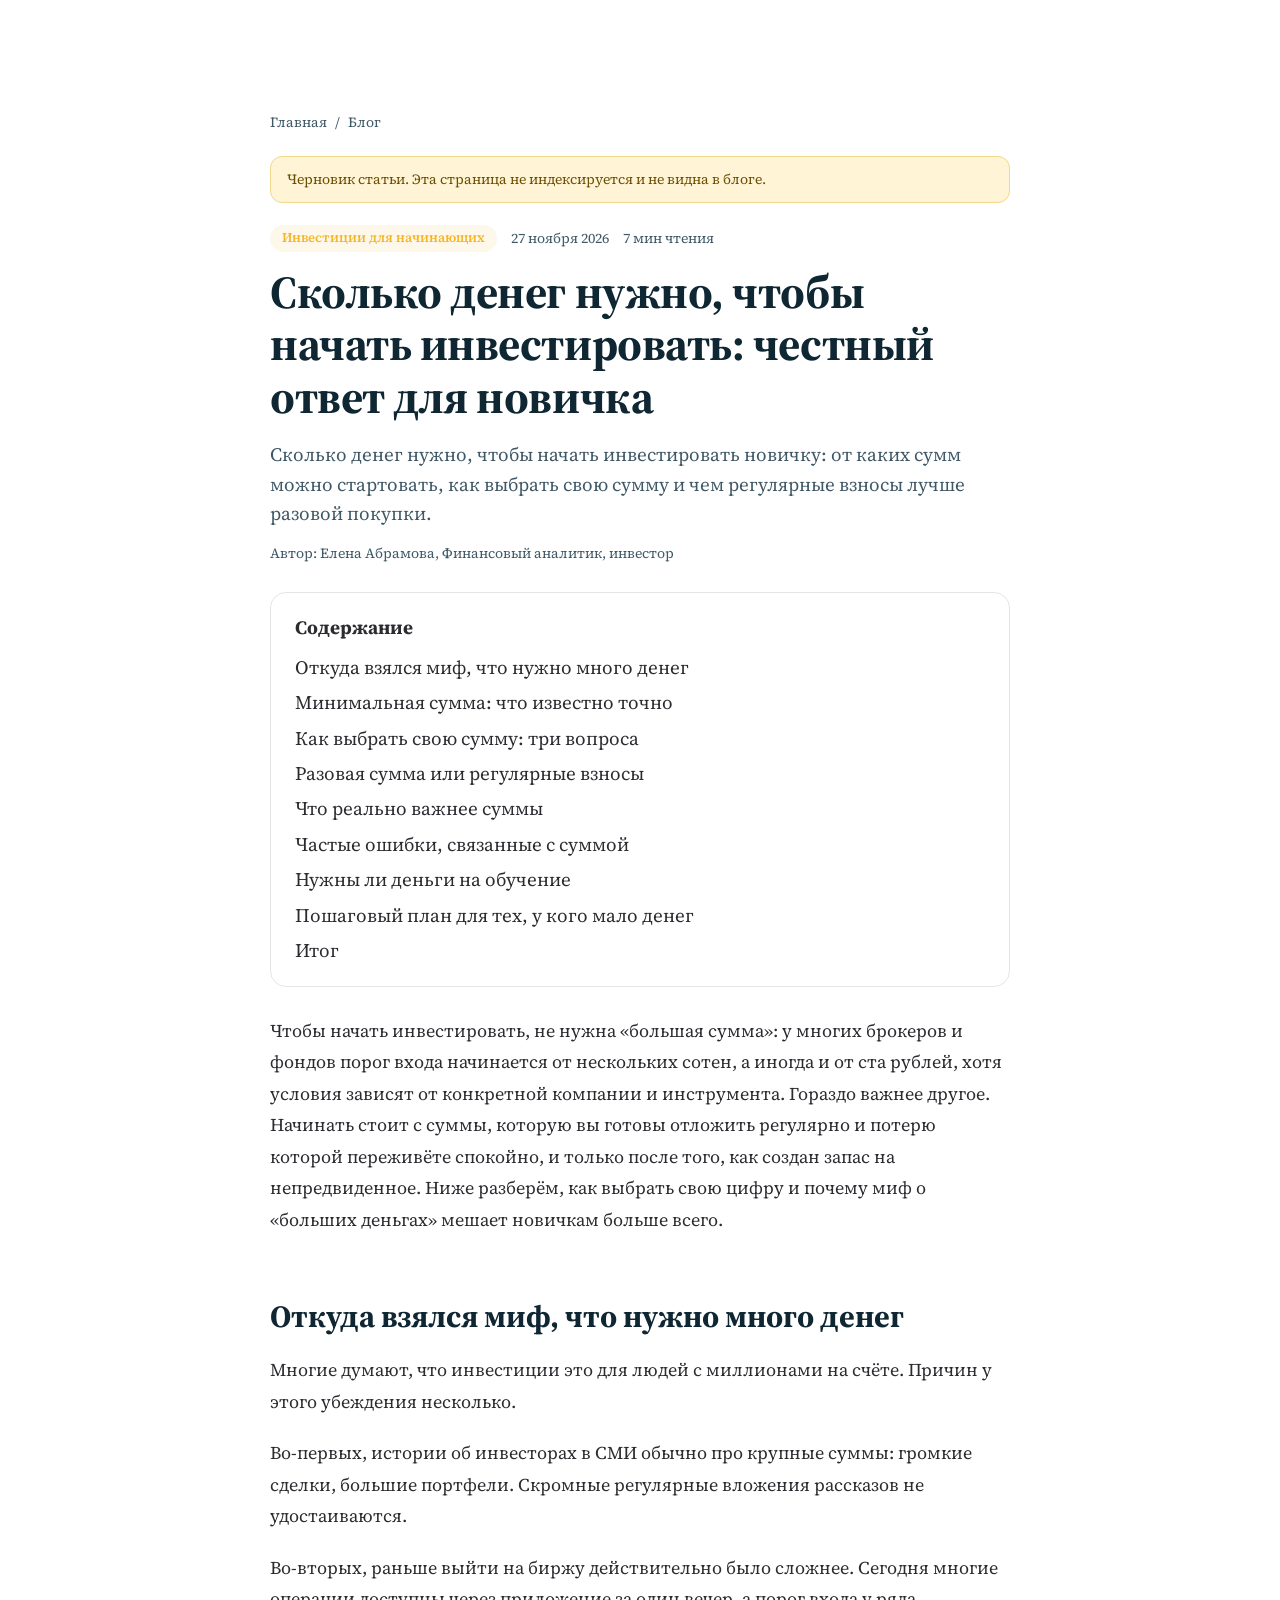
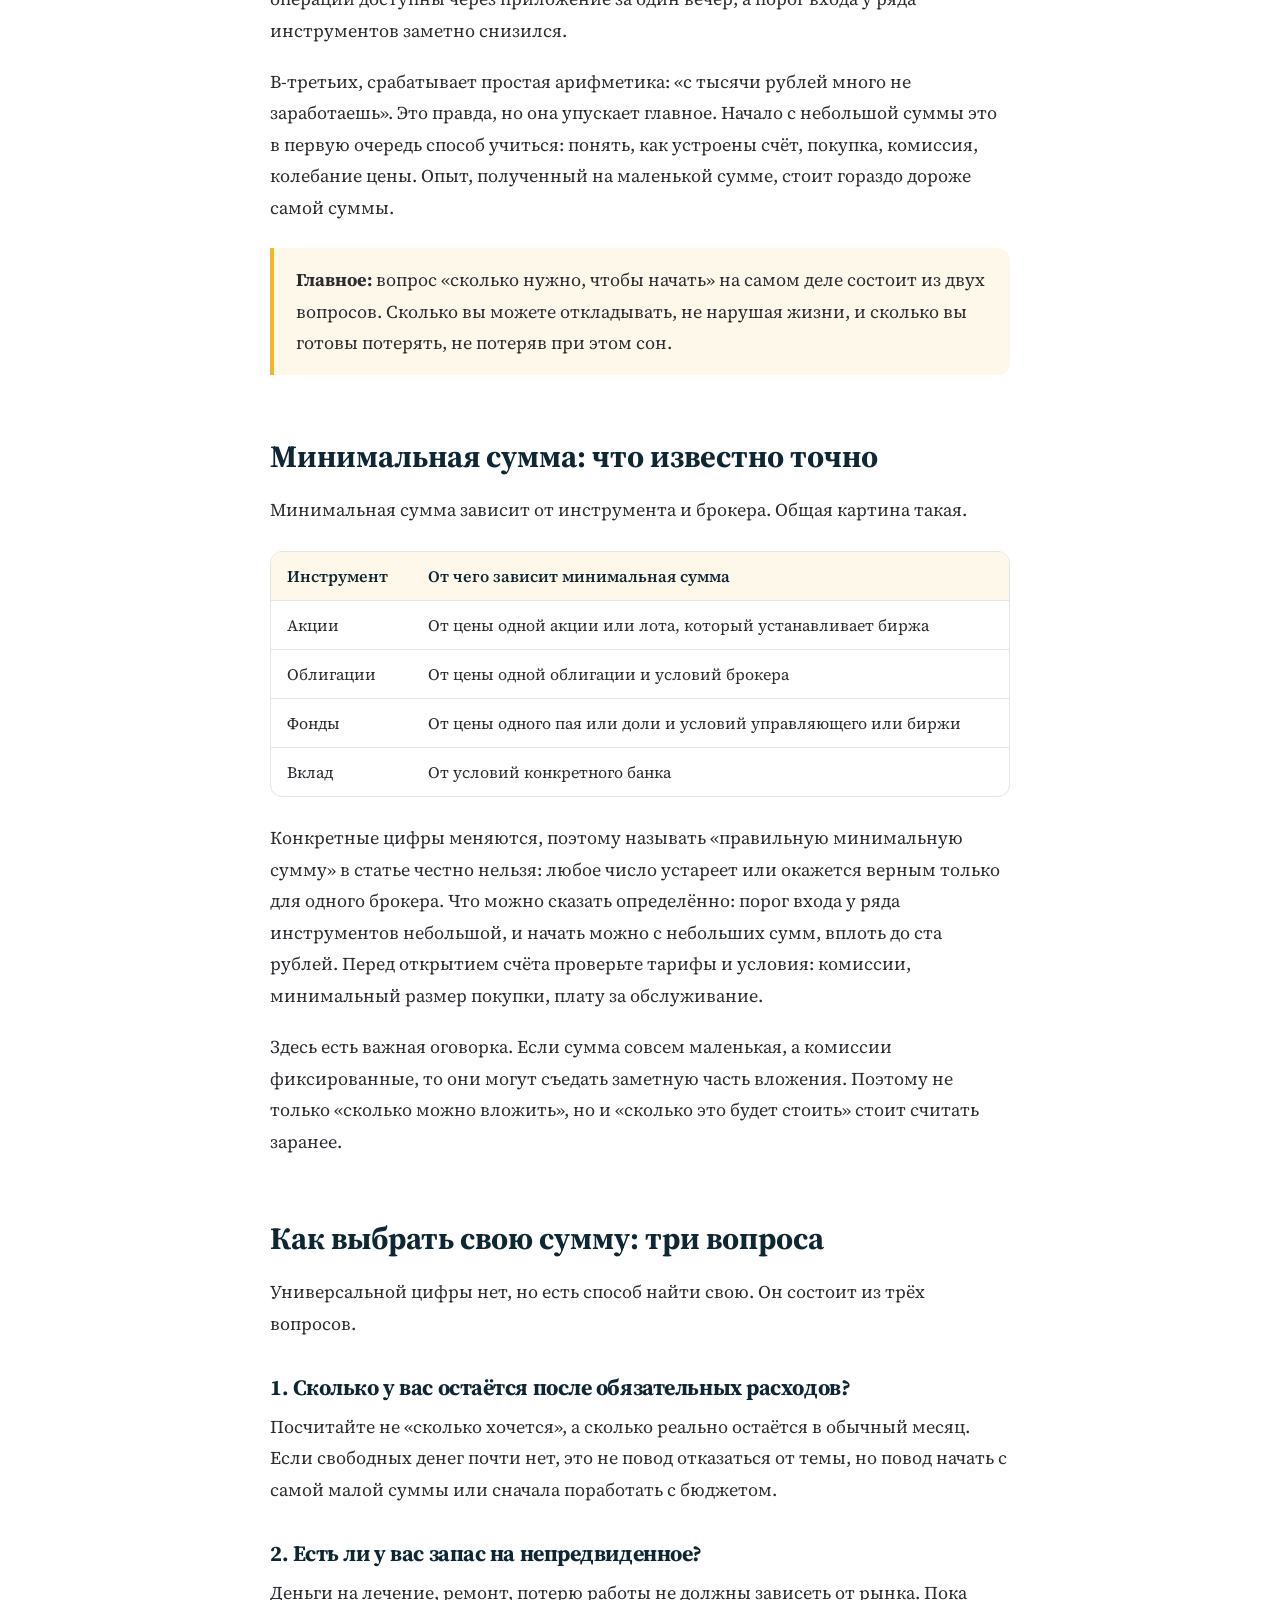
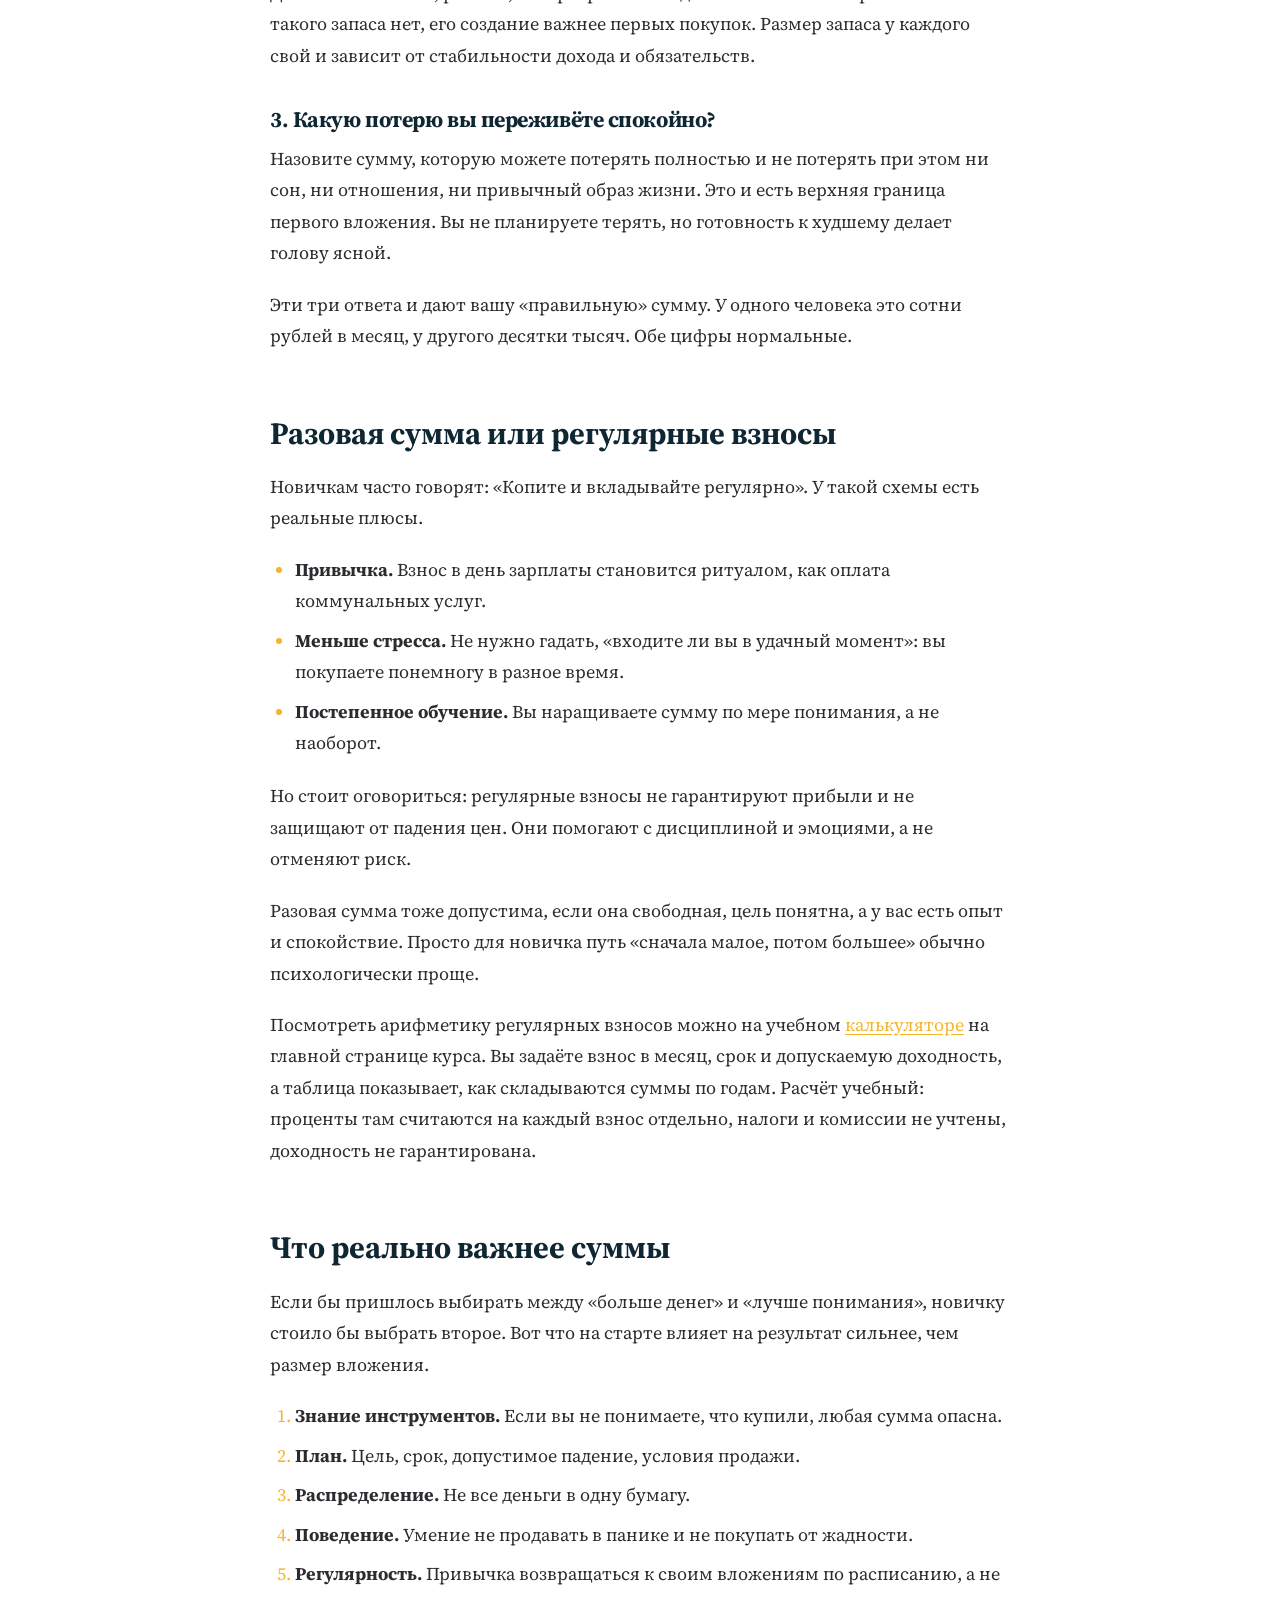
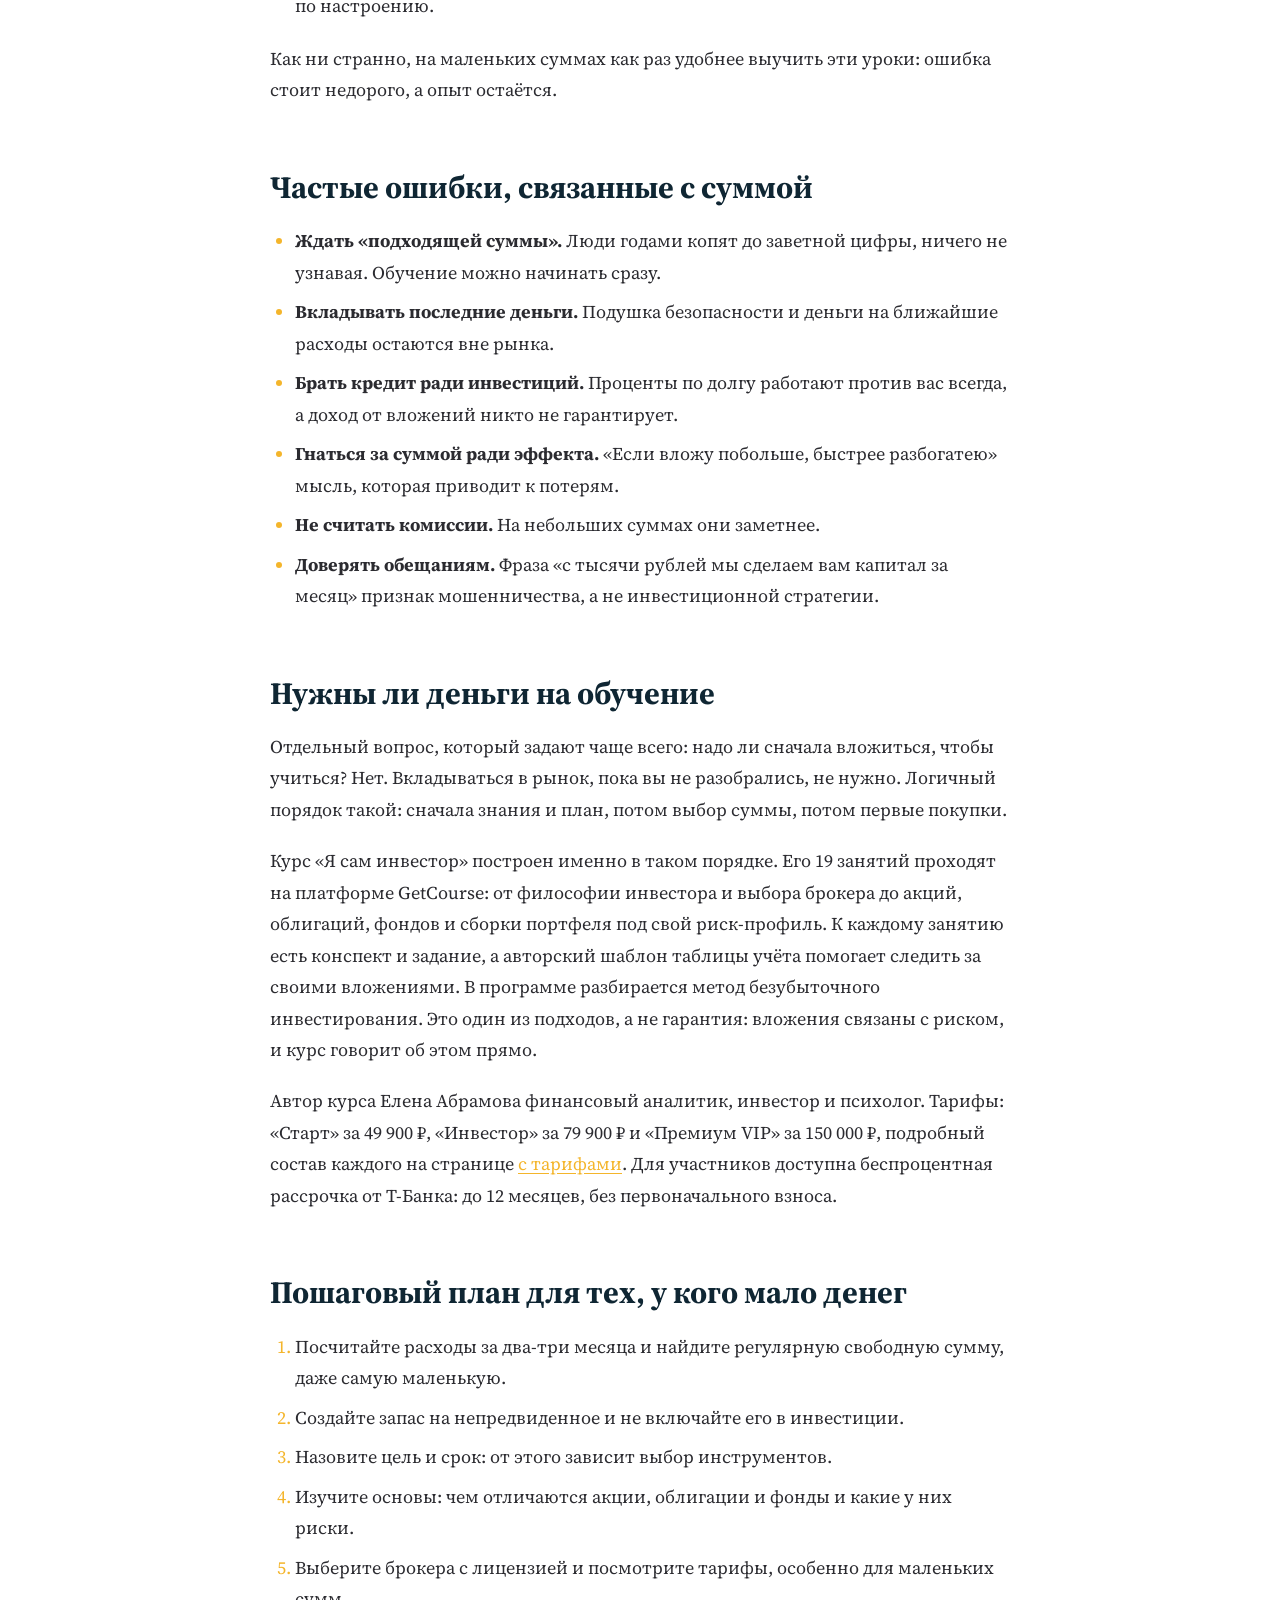
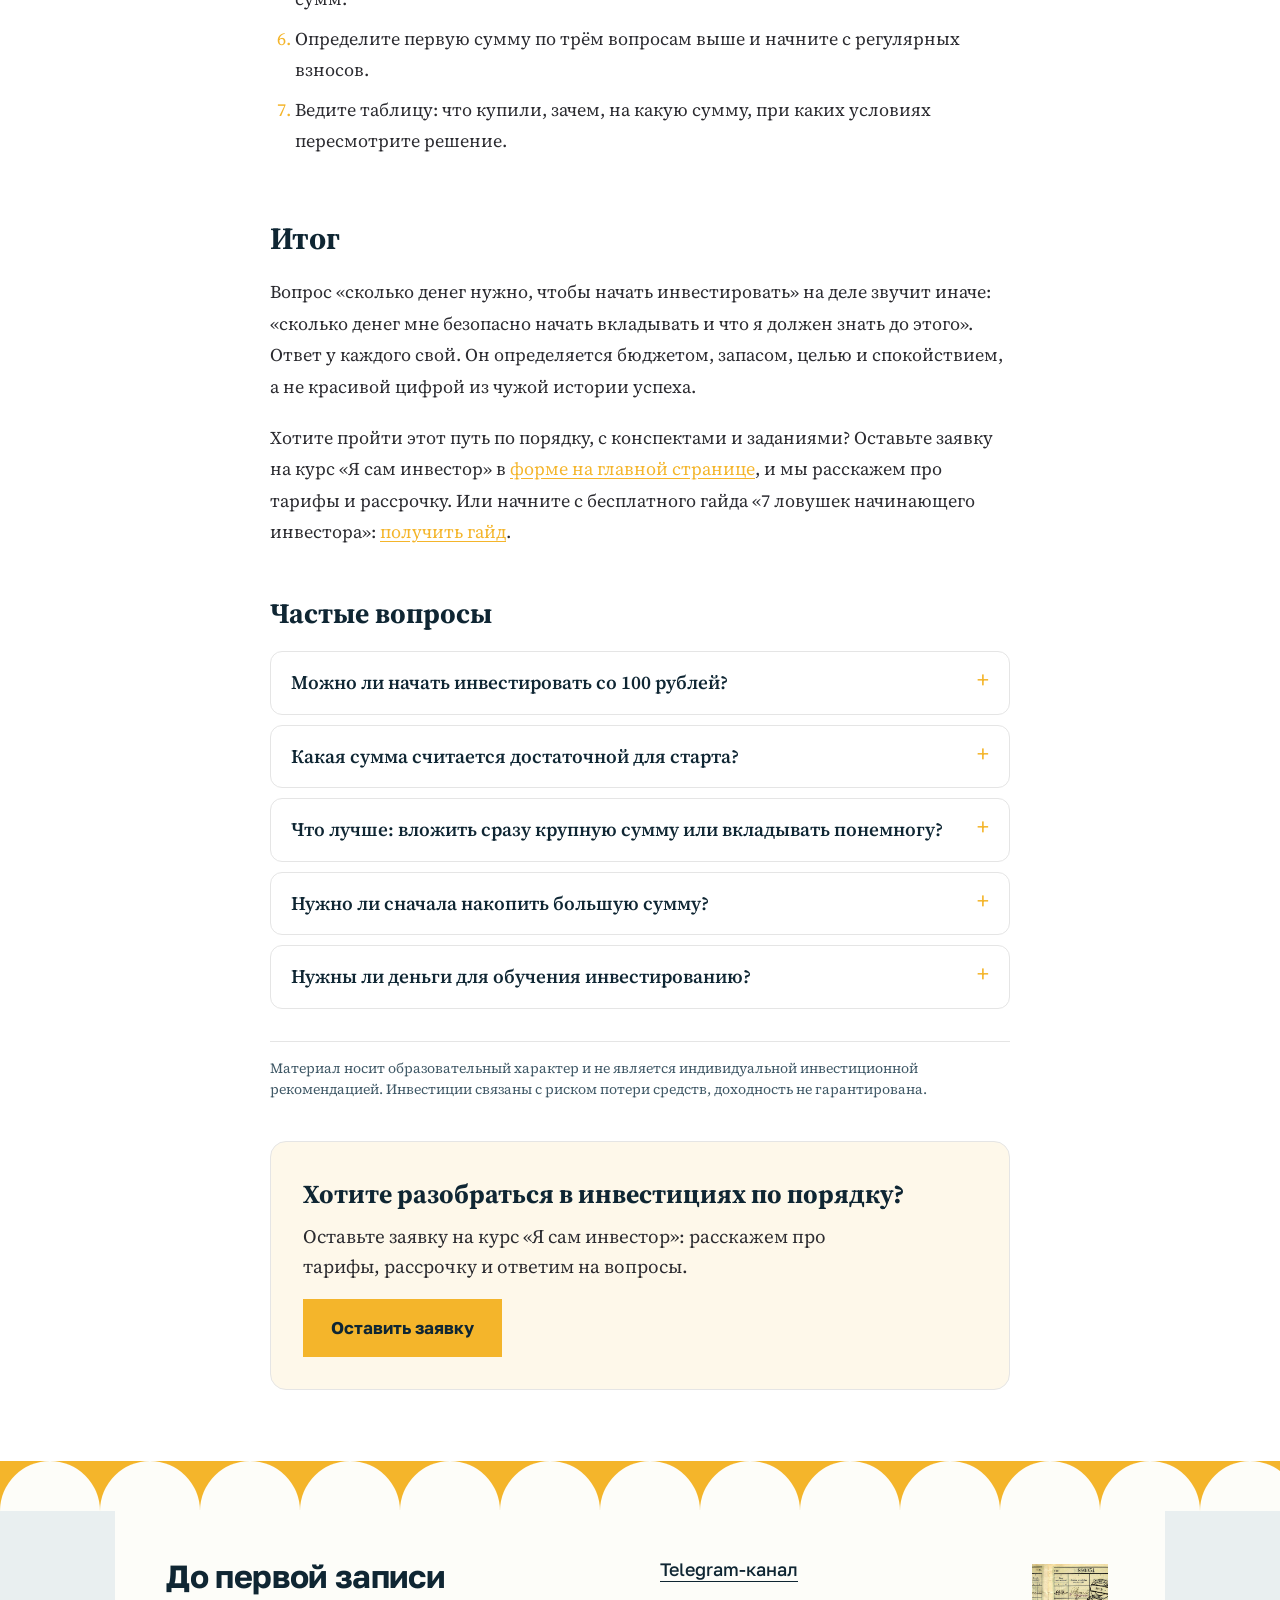
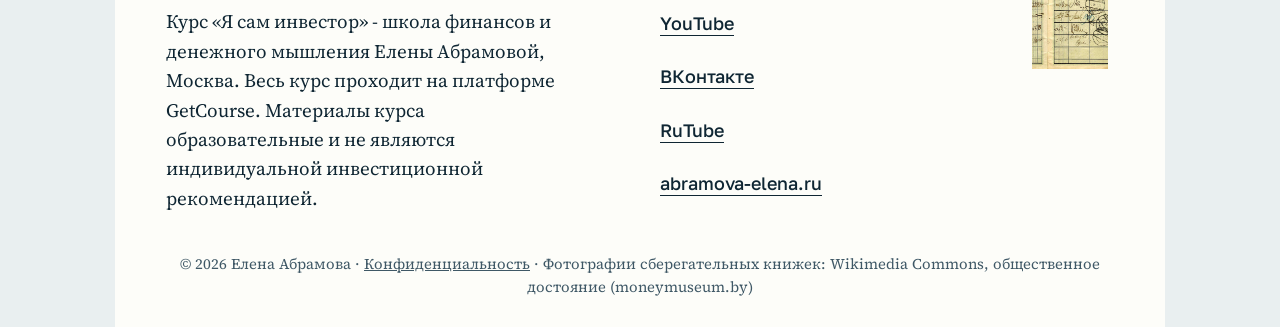
<file: blog/preview/3192c351033a/skolko-deneg-nuzhno-chtoby-nachat-investirovat/index.html>
<!DOCTYPE html>
<html lang="ru">
<head>
<meta charset="UTF-8">
<meta name="viewport" content="width=device-width, initial-scale=1.0">
<title>Сколько денег нужно, чтобы начать инвестировать</title>
<meta name="description" content="Сколько денег нужно, чтобы начать инвестировать новичку: от каких сумм можно стартовать, как выбрать свою сумму и чем регулярные взносы лучше разовой покупки.">
<link rel="canonical" href="https://investor.abramova-elena.ru/blog/skolko-deneg-nuzhno-chtoby-nachat-investirovat/">
<meta name="robots" content="noindex, nofollow">
<meta property="og:type" content="article">
<meta property="og:title" content="Сколько денег нужно, чтобы начать инвестировать">
<meta property="og:description" content="Сколько денег нужно, чтобы начать инвестировать новичку: от каких сумм можно стартовать, как выбрать свою сумму и чем регулярные взносы лучше разовой покупки.">
<meta property="og:url" content="https://investor.abramova-elena.ru/blog/skolko-deneg-nuzhno-chtoby-nachat-investirovat/">
<meta property="og:locale" content="ru_RU">

<link rel="alternate" type="application/rss+xml" title="Я сам инвестор - блог" href="https://investor.abramova-elena.ru/feed.xml">
<meta name="theme-color" content="#e9eff0">
<link rel="icon" href="data:image/svg+xml,%3Csvg xmlns='http://www.w3.org/2000/svg' viewBox='0 0 32 32'%3E%3Ccircle cx='16' cy='16' r='13' fill='%23f4b52b' stroke='%230f2633' stroke-width='4'/%3E%3C/svg%3E">
<link rel="preconnect" href="https://fonts.googleapis.com">
<link rel="preconnect" href="https://fonts.gstatic.com" crossorigin>
<link href="https://fonts.googleapis.com/css2?family=Golos+Text:wght@500;700;800&family=Source+Serif+4:ital,wght@0,400;0,600;1,400&display=swap" rel="stylesheet">
<link rel="stylesheet" href="/styles.css">
<link rel="stylesheet" href="/blog/blog.css">
<link rel="stylesheet" href="/blog/blog.css">

</head>
<body class="b-page">
<header class="bar" id="bar">
  <a class="bar__mark" href="/#top">Елена Абрамова</a>
  <nav class="bar__nav" aria-label="Разделы">
    <a href="/#guide">Гайд</a><a href="/#calc">Расчёт</a><a href="/#content">Содержание</a><a href="/#program">Программа</a><a href="/#price">Тарифы</a><a href="/#faq">Вопросы</a>
  <!-- BLOGNAV:START --><a href="/blog/">Блог</a><!-- BLOGNAV:END --></nav>
  <a class="btn btn--sm" href="/#price">Выбрать тариф</a>
</header>
<main class="blog">

<article class="b-article">
  <nav class="b-crumbs" aria-label="Хлебные крошки"><a href="/">Главная</a><span>/</span><a href="/blog/">Блог</a></nav>
  <div class="b-preview">Черновик статьи. Эта страница не индексируется и не видна в блоге.</div>
  <header class="b-head">
    <div class="b-meta"><span class="b-chip">Инвестиции для начинающих</span><time datetime="2026-11-27">27 ноября 2026</time><span>7 мин чтения</span></div>
    <h1>Сколько денег нужно, чтобы начать инвестировать: честный ответ для новичка</h1>
    <p class="b-lead">Сколько денег нужно, чтобы начать инвестировать новичку: от каких сумм можно стартовать, как выбрать свою сумму и чем регулярные взносы лучше разовой покупки.</p>
    <p class="b-author">Автор: Елена Абрамова, Финансовый аналитик, инвестор</p>
  </header>
  
  <nav class="b-toc" aria-label="Содержание"><strong>Содержание</strong><ol><li><a href="#otkuda-vzyalsya-mif-chto-nuzhno-mnogo-deneg">Откуда взялся миф, что нужно много денег</a></li><li><a href="#minimalnaya-summa-chto-izvestno-tochno">Минимальная сумма: что известно точно</a></li><li><a href="#kak-vybrat-svoyu-summu-tri-voprosa">Как выбрать свою сумму: три вопроса</a></li><li><a href="#razovaya-summa-ili-regulyarnye-vznosy">Разовая сумма или регулярные взносы</a></li><li><a href="#chto-realno-vazhnee-summy">Что реально важнее суммы</a></li><li><a href="#chastye-oshibki-svyazannye-s-summoy">Частые ошибки, связанные с суммой</a></li><li><a href="#nuzhny-li-dengi-na-obuchenie">Нужны ли деньги на обучение</a></li><li><a href="#poshagovyy-plan-dlya-teh-u-kogo-malo-deneg">Пошаговый план для тех, у кого мало денег</a></li><li><a href="#itog">Итог</a></li></ol></nav>
  <div class="b-content"><p>Чтобы начать инвестировать, не нужна «большая сумма»: у многих брокеров и фондов порог входа начинается от нескольких сотен, а иногда и от ста рублей, хотя условия зависят от конкретной компании и инструмента. Гораздо важнее другое. Начинать стоит с суммы, которую вы готовы отложить регулярно и потерю которой переживёте спокойно, и только после того, как создан запас на непредвиденное. Ниже разберём, как выбрать свою цифру и почему миф о «больших деньгах» мешает новичкам больше всего.</p>
<h2 id="otkuda-vzyalsya-mif-chto-nuzhno-mnogo-deneg">Откуда взялся миф, что нужно много денег</h2>
<p>Многие думают, что инвестиции это для людей с миллионами на счёте. Причин у этого убеждения несколько.</p>
<p>Во-первых, истории об инвесторах в СМИ обычно про крупные суммы: громкие сделки, большие портфели. Скромные регулярные вложения рассказов не удостаиваются.</p>
<p>Во-вторых, раньше выйти на биржу действительно было сложнее. Сегодня многие операции доступны через приложение за один вечер, а порог входа у ряда инструментов заметно снизился.</p>
<p>В-третьих, срабатывает простая арифметика: «с тысячи рублей много не заработаешь». Это правда, но она упускает главное. Начало с небольшой суммы это в первую очередь способ учиться: понять, как устроены счёт, покупка, комиссия, колебание цены. Опыт, полученный на маленькой сумме, стоит гораздо дороже самой суммы.</p>
<blockquote><p><strong>Главное:</strong> вопрос «сколько нужно, чтобы начать» на самом деле состоит из двух вопросов. Сколько вы можете откладывать, не нарушая жизни, и сколько вы готовы потерять, не потеряв при этом сон.</p></blockquote>
<h2 id="minimalnaya-summa-chto-izvestno-tochno">Минимальная сумма: что известно точно</h2>
<p>Минимальная сумма зависит от инструмента и брокера. Общая картина такая.</p>
<div class="b-table"><table><thead><tr><th>Инструмент</th><th>От чего зависит минимальная сумма</th></tr></thead><tbody><tr><td>Акции</td><td>От цены одной акции или лота, который устанавливает биржа</td></tr><tr><td>Облигации</td><td>От цены одной облигации и условий брокера</td></tr><tr><td>Фонды</td><td>От цены одного пая или доли и условий управляющего или биржи</td></tr><tr><td>Вклад</td><td>От условий конкретного банка</td></tr></tbody></table></div>
<p>Конкретные цифры меняются, поэтому называть «правильную минимальную сумму» в статье честно нельзя: любое число устареет или окажется верным только для одного брокера. Что можно сказать определённо: порог входа у ряда инструментов небольшой, и начать можно с небольших сумм, вплоть до ста рублей. Перед открытием счёта проверьте тарифы и условия: комиссии, минимальный размер покупки, плату за обслуживание.</p>
<p>Здесь есть важная оговорка. Если сумма совсем маленькая, а комиссии фиксированные, то они могут съедать заметную часть вложения. Поэтому не только «сколько можно вложить», но и «сколько это будет стоить» стоит считать заранее.</p>
<h2 id="kak-vybrat-svoyu-summu-tri-voprosa">Как выбрать свою сумму: три вопроса</h2>
<p>Универсальной цифры нет, но есть способ найти свою. Он состоит из трёх вопросов.</p>
<h3 id="1-skolko-u-vas-ostaetsya-posle-obyazatelnyh-rashodov">1. Сколько у вас остаётся после обязательных расходов?</h3>
<p>Посчитайте не «сколько хочется», а сколько реально остаётся в обычный месяц. Если свободных денег почти нет, это не повод отказаться от темы, но повод начать с самой малой суммы или сначала поработать с бюджетом.</p>
<h3 id="2-est-li-u-vas-zapas-na-nepredvidennoe">2. Есть ли у вас запас на непредвиденное?</h3>
<p>Деньги на лечение, ремонт, потерю работы не должны зависеть от рынка. Пока такого запаса нет, его создание важнее первых покупок. Размер запаса у каждого свой и зависит от стабильности дохода и обязательств.</p>
<h3 id="3-kakuyu-poteryu-vy-perezhivete-spokoyno">3. Какую потерю вы переживёте спокойно?</h3>
<p>Назовите сумму, которую можете потерять полностью и не потерять при этом ни сон, ни отношения, ни привычный образ жизни. Это и есть верхняя граница первого вложения. Вы не планируете терять, но готовность к худшему делает голову ясной.</p>
<p>Эти три ответа и дают вашу «правильную» сумму. У одного человека это сотни рублей в месяц, у другого десятки тысяч. Обе цифры нормальные.</p>
<h2 id="razovaya-summa-ili-regulyarnye-vznosy">Разовая сумма или регулярные взносы</h2>
<p>Новичкам часто говорят: «Копите и вкладывайте регулярно». У такой схемы есть реальные плюсы.</p>
<ul><li><strong>Привычка.</strong> Взнос в день зарплаты становится ритуалом, как оплата коммунальных услуг.</li><li><strong>Меньше стресса.</strong> Не нужно гадать, «входите ли вы в удачный момент»: вы покупаете понемногу в разное время.</li><li><strong>Постепенное обучение.</strong> Вы наращиваете сумму по мере понимания, а не наоборот.</li></ul>
<p>Но стоит оговориться: регулярные взносы не гарантируют прибыли и не защищают от падения цен. Они помогают с дисциплиной и эмоциями, а не отменяют риск.</p>
<p>Разовая сумма тоже допустима, если она свободная, цель понятна, а у вас есть опыт и спокойствие. Просто для новичка путь «сначала малое, потом большее» обычно психологически проще.</p>
<p>Посмотреть арифметику регулярных взносов можно на учебном <a href="/#calc">калькуляторе</a> на главной странице курса. Вы задаёте взнос в месяц, срок и допускаемую доходность, а таблица показывает, как складываются суммы по годам. Расчёт учебный: проценты там считаются на каждый взнос отдельно, налоги и комиссии не учтены, доходность не гарантирована.</p>
<h2 id="chto-realno-vazhnee-summy">Что реально важнее суммы</h2>
<p>Если бы пришлось выбирать между «больше денег» и «лучше понимания», новичку стоило бы выбрать второе. Вот что на старте влияет на результат сильнее, чем размер вложения.</p>
<ol><li><strong>Знание инструментов.</strong> Если вы не понимаете, что купили, любая сумма опасна.</li><li><strong>План.</strong> Цель, срок, допустимое падение, условия продажи.</li><li><strong>Распределение.</strong> Не все деньги в одну бумагу.</li><li><strong>Поведение.</strong> Умение не продавать в панике и не покупать от жадности.</li><li><strong>Регулярность.</strong> Привычка возвращаться к своим вложениям по расписанию, а не по настроению.</li></ol>
<p>Как ни странно, на маленьких суммах как раз удобнее выучить эти уроки: ошибка стоит недорого, а опыт остаётся.</p>
<h2 id="chastye-oshibki-svyazannye-s-summoy">Частые ошибки, связанные с суммой</h2>
<ul><li><strong>Ждать «подходящей суммы».</strong> Люди годами копят до заветной цифры, ничего не узнавая. Обучение можно начинать сразу.</li><li><strong>Вкладывать последние деньги.</strong> Подушка безопасности и деньги на ближайшие расходы остаются вне рынка.</li><li><strong>Брать кредит ради инвестиций.</strong> Проценты по долгу работают против вас всегда, а доход от вложений никто не гарантирует.</li><li><strong>Гнаться за суммой ради эффекта.</strong> «Если вложу побольше, быстрее разбогатею» мысль, которая приводит к потерям.</li><li><strong>Не считать комиссии.</strong> На небольших суммах они заметнее.</li><li><strong>Доверять обещаниям.</strong> Фраза «с тысячи рублей мы сделаем вам капитал за месяц» признак мошенничества, а не инвестиционной стратегии.</li></ul>
<h2 id="nuzhny-li-dengi-na-obuchenie">Нужны ли деньги на обучение</h2>
<p>Отдельный вопрос, который задают чаще всего: надо ли сначала вложиться, чтобы учиться? Нет. Вкладываться в рынок, пока вы не разобрались, не нужно. Логичный порядок такой: сначала знания и план, потом выбор суммы, потом первые покупки.</p>
<p>Курс «Я сам инвестор» построен именно в таком порядке. Его 19 занятий проходят на платформе GetCourse: от философии инвестора и выбора брокера до акций, облигаций, фондов и сборки портфеля под свой риск-профиль. К каждому занятию есть конспект и задание, а авторский шаблон таблицы учёта помогает следить за своими вложениями. В программе разбирается метод безубыточного инвестирования. Это один из подходов, а не гарантия: вложения связаны с риском, и курс говорит об этом прямо.</p>
<p>Автор курса Елена Абрамова финансовый аналитик, инвестор и психолог. Тарифы: «Старт» за 49 900 ₽, «Инвестор» за 79 900 ₽ и «Премиум VIP» за 150 000 ₽, подробный состав каждого на странице <a href="/#price">с тарифами</a>. Для участников доступна беспроцентная рассрочка от Т-Банка: до 12 месяцев, без первоначального взноса.</p>
<h2 id="poshagovyy-plan-dlya-teh-u-kogo-malo-deneg">Пошаговый план для тех, у кого мало денег</h2>
<ol><li>Посчитайте расходы за два-три месяца и найдите регулярную свободную сумму, даже самую маленькую.</li><li>Создайте запас на непредвиденное и не включайте его в инвестиции.</li><li>Назовите цель и срок: от этого зависит выбор инструментов.</li><li>Изучите основы: чем отличаются акции, облигации и фонды и какие у них риски.</li><li>Выберите брокера с лицензией и посмотрите тарифы, особенно для маленьких сумм.</li><li>Определите первую сумму по трём вопросам выше и начните с регулярных взносов.</li><li>Ведите таблицу: что купили, зачем, на какую сумму, при каких условиях пересмотрите решение.</li></ol>
<h2 id="itog">Итог</h2>
<p>Вопрос «сколько денег нужно, чтобы начать инвестировать» на деле звучит иначе: «сколько денег мне безопасно начать вкладывать и что я должен знать до этого». Ответ у каждого свой. Он определяется бюджетом, запасом, целью и спокойствием, а не красивой цифрой из чужой истории успеха.</p>
<p>Хотите пройти этот путь по порядку, с конспектами и заданиями? Оставьте заявку на курс «Я сам инвестор» в <a href="/#contact">форме на главной странице</a>, и мы расскажем про тарифы и рассрочку. Или начните с бесплатного гайда «7 ловушек начинающего инвестора»: <a href="/#guide">получить гайд</a>.</p></div>
  <section class="b-faq"><h2>Частые вопросы</h2><details><summary>Можно ли начать инвестировать со 100 рублей?</summary><p>У ряда брокеров и фондов порог входа действительно очень низкий, и начать можно с небольших сумм. Условия отличаются от брокера к брокеру, поэтому проверяйте их до открытия счёта. Но сумма сама по себе не гарантирует результата, важнее знать, во что вы вкладываете.</p></details><details><summary>Какая сумма считается достаточной для старта?</summary><p>Единой цифры нет. Достаточная сумма такая, которую вы можете отложить регулярно, не трогая подушку безопасности, и потерю которой переживёте спокойно. Для обучения на практике хватает и небольшой суммы.</p></details><details><summary>Что лучше: вложить сразу крупную сумму или вкладывать понемногу?</summary><p>Регулярные небольшие взносы помогают выработать привычку и снижают страх войти в неудачный момент. Крупная разовая сумма требует больше уверенности. Гарантий результата не даёт ни один способ, выбор зависит от ваших целей и спокойствия.</p></details><details><summary>Нужно ли сначала накопить большую сумму?</summary><p>Не обязательно. Сначала нужны подушка безопасности и понимание инструментов, а размер вложений может расти постепенно. Копить годами в ожидании «подходящей» суммы часто означает откладывать обучение, которое можно начать сразу.</p></details><details><summary>Нужны ли деньги для обучения инвестированию?</summary><p>Само обучение оплачивается отдельно, но вкладывать в рынок, пока вы не прошли занятия, не нужно. В курсе «Я сам инвестор» сначала разбираются с основами, а потом решают, с какой суммы стартовать.</p></details></section>
  <p class="b-disclaimer">Материал носит образовательный характер и не является индивидуальной инвестиционной рекомендацией. Инвестиции связаны с риском потери средств, доходность не гарантирована.</p>
  <aside class="b-cta"><h2>Хотите разобраться в инвестициях по порядку?</h2><p>Оставьте заявку на курс «Я сам инвестор»: расскажем про тарифы, рассрочку и ответим на вопросы.</p><a class="btn btn--primary b-cta__btn" href="/#contact">Оставить заявку</a></aside>
</article>

</main>
<footer class="foot">
  <svg class="scallop" aria-hidden="true" width="100%" height="50"><defs><pattern id="sc" width="100" height="50" patternUnits="userSpaceOnUse"><circle cx="50" cy="50" r="50" fill="#fdfdf9"/></pattern></defs><rect width="100%" height="50" fill="url(#sc)"/></svg>
  <div class="foot__panel">
    <div class="foot__msg">
      <p class="h3">До первой записи</p>
      <p>Курс «Я сам инвестор» - школа финансов и денежного мышления Елены Абрамовой, Москва. Весь курс проходит на платформе GetCourse. Материалы курса образовательные и не являются индивидуальной инвестиционной рекомендацией.</p>
    </div>
    <div class="foot__addr">
      <img class="foot__stamp" src="/assets/book-pko.jpg" width="88" height="117" alt="Печать на странице сберегательной книжки" loading="lazy">
      <a href="https://t.me/finance4us" target="_blank" rel="noopener">Telegram-канал</a>
      <a href="https://youtube.com/@Elena.Abramova" target="_blank" rel="noopener">YouTube</a>
      <a href="https://vk.com/id315182667" target="_blank" rel="noopener">ВКонтакте</a>
      <a href="https://rutube.ru/channel/36082141/" target="_blank" rel="noopener">RuTube</a>
      <a href="https://abramova-elena.ru/investor" target="_blank" rel="noopener">abramova-elena.ru</a>
    </div>
    <p class="foot__imprint">© 2026 Елена Абрамова · <a href="/privacy.html">Конфиденциальность</a> · Фотографии сберегательных книжек: Wikimedia Commons, общественное достояние (moneymuseum.by)</p>
  </div>
</footer>
<script src="/script.js" defer></script>

</body>
</html>
</file>
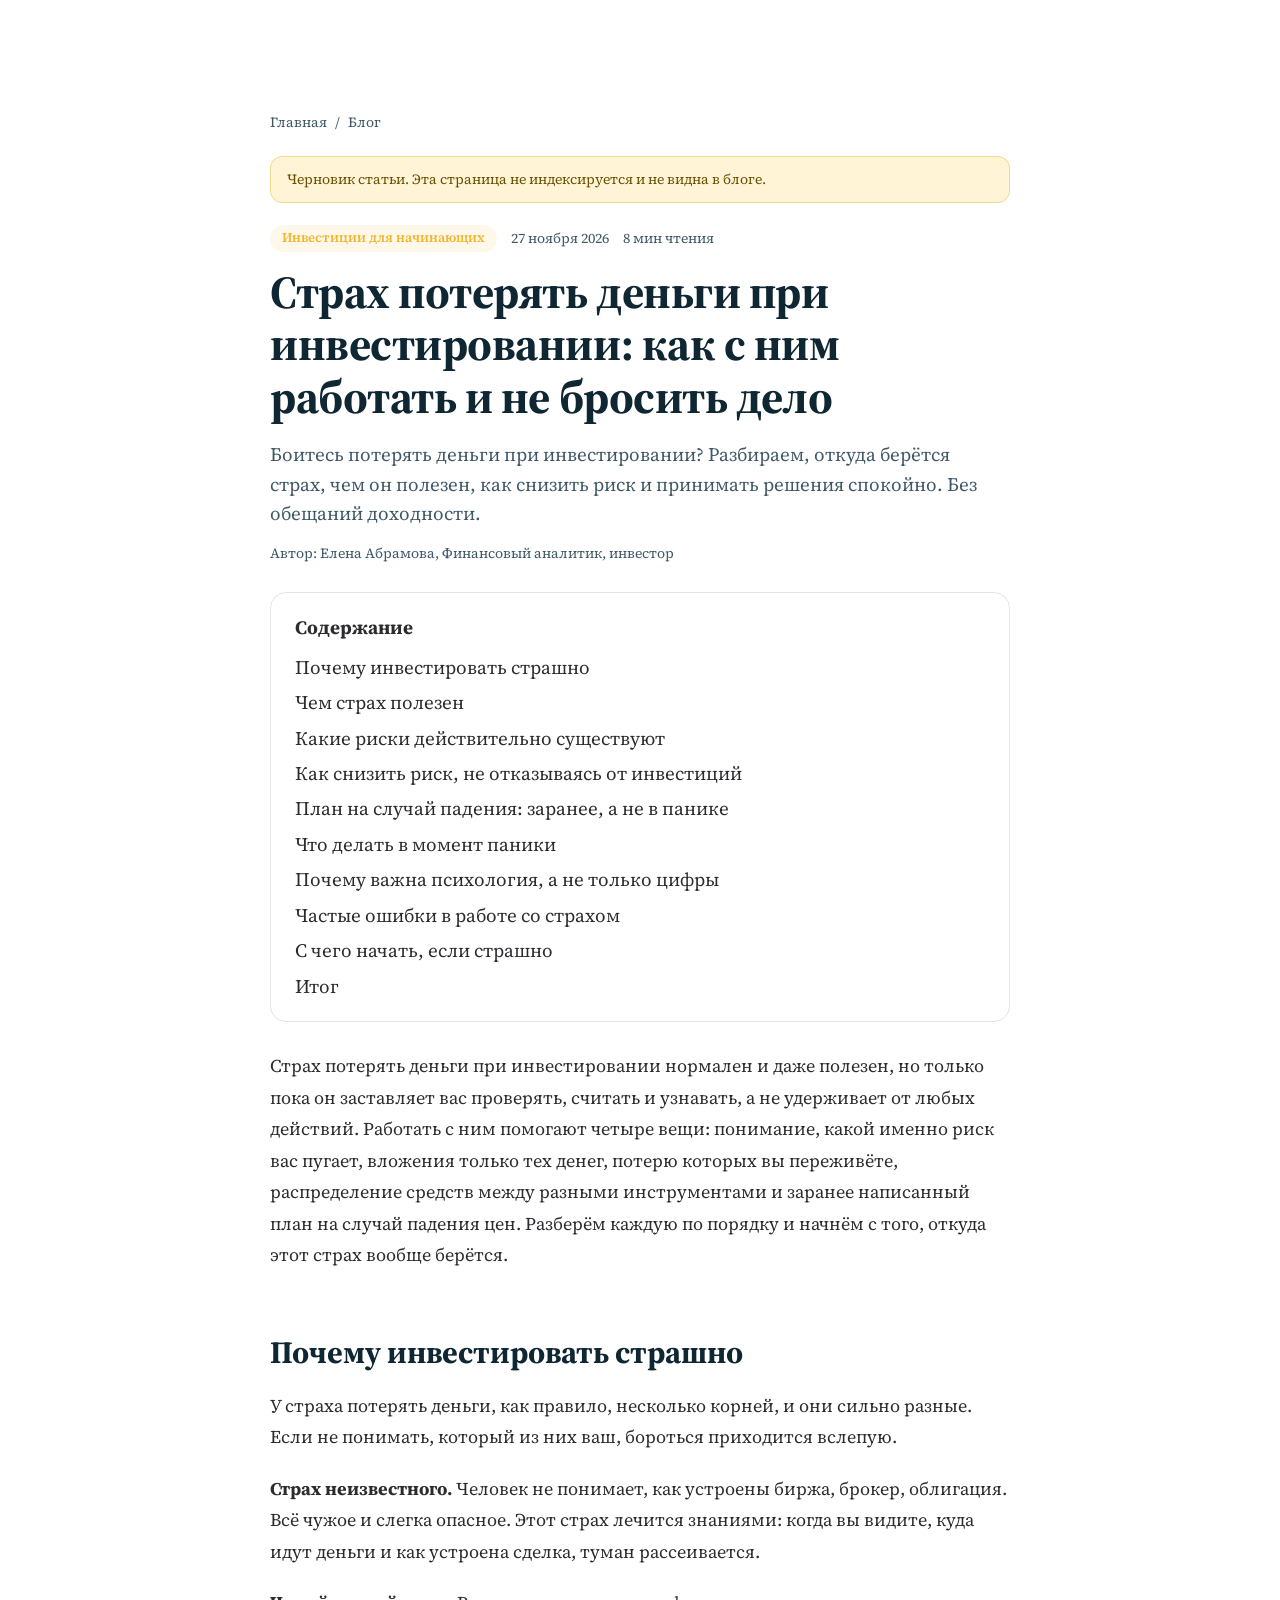
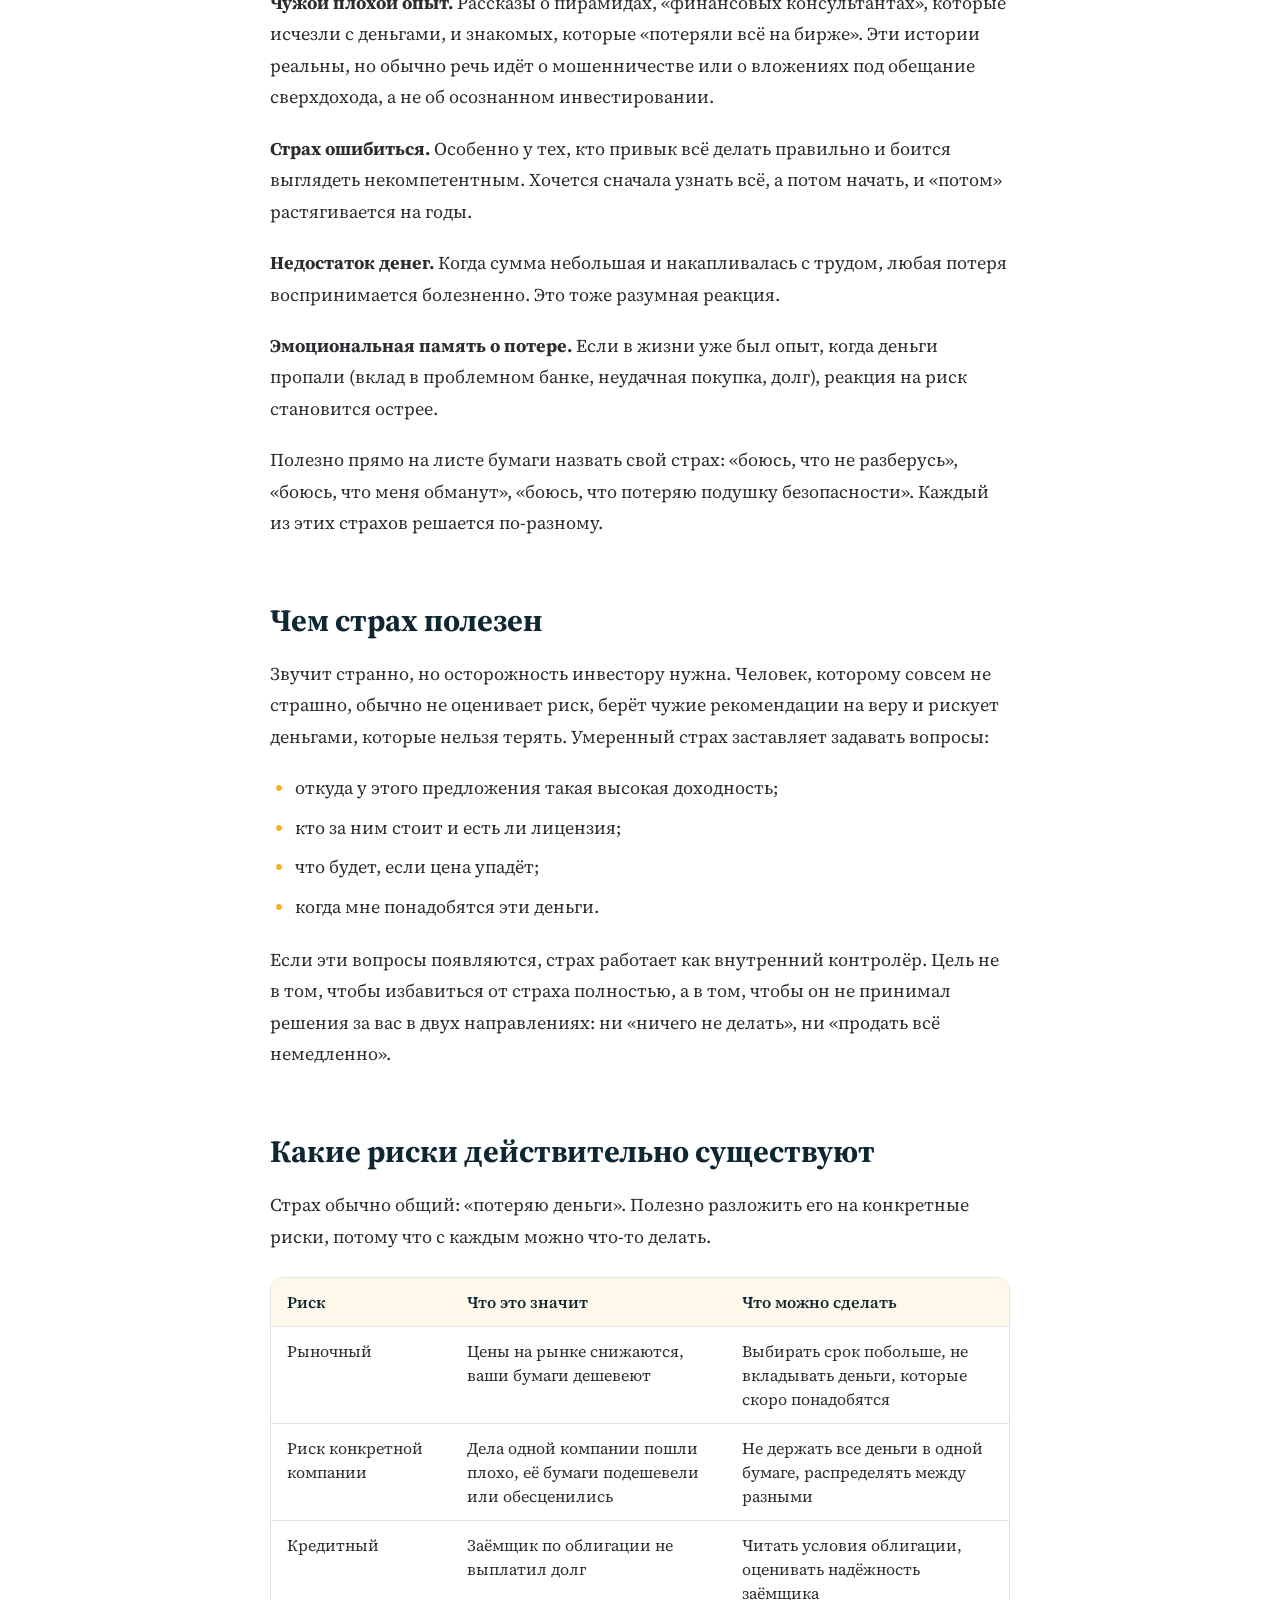
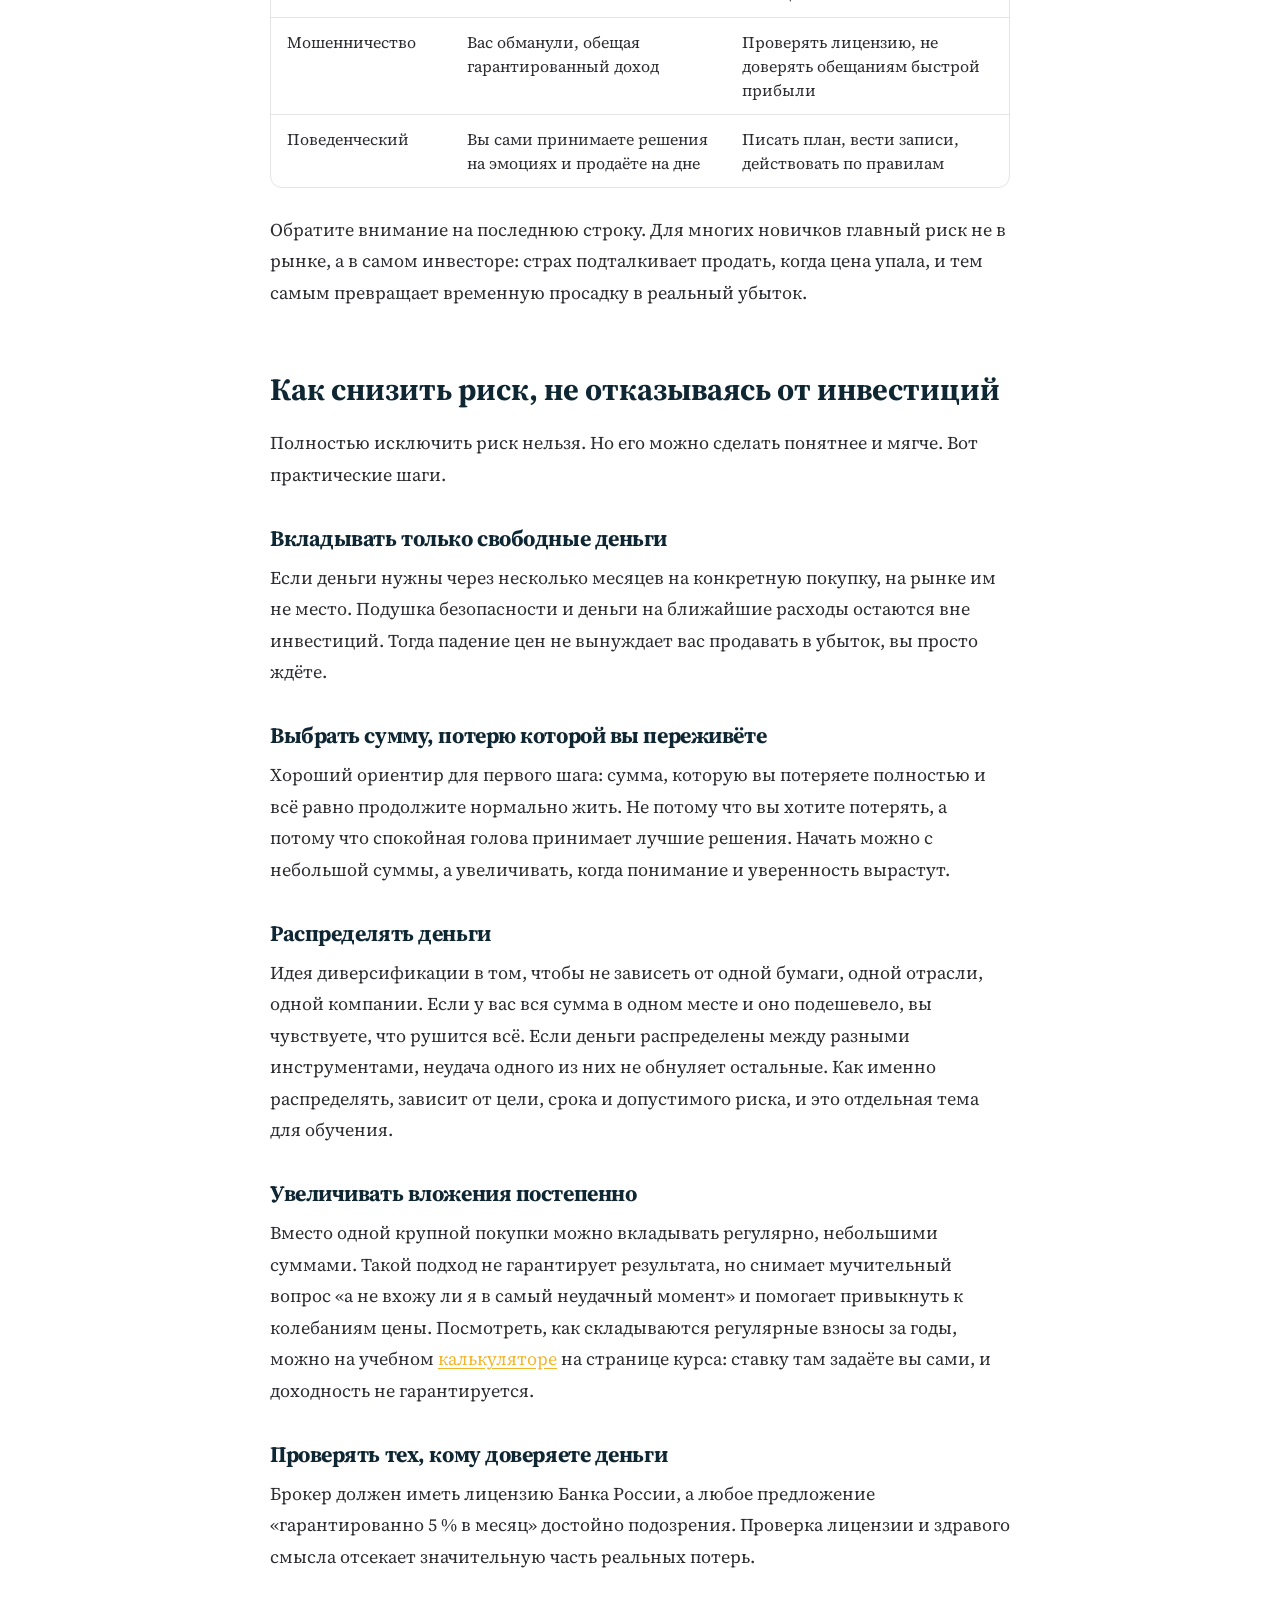
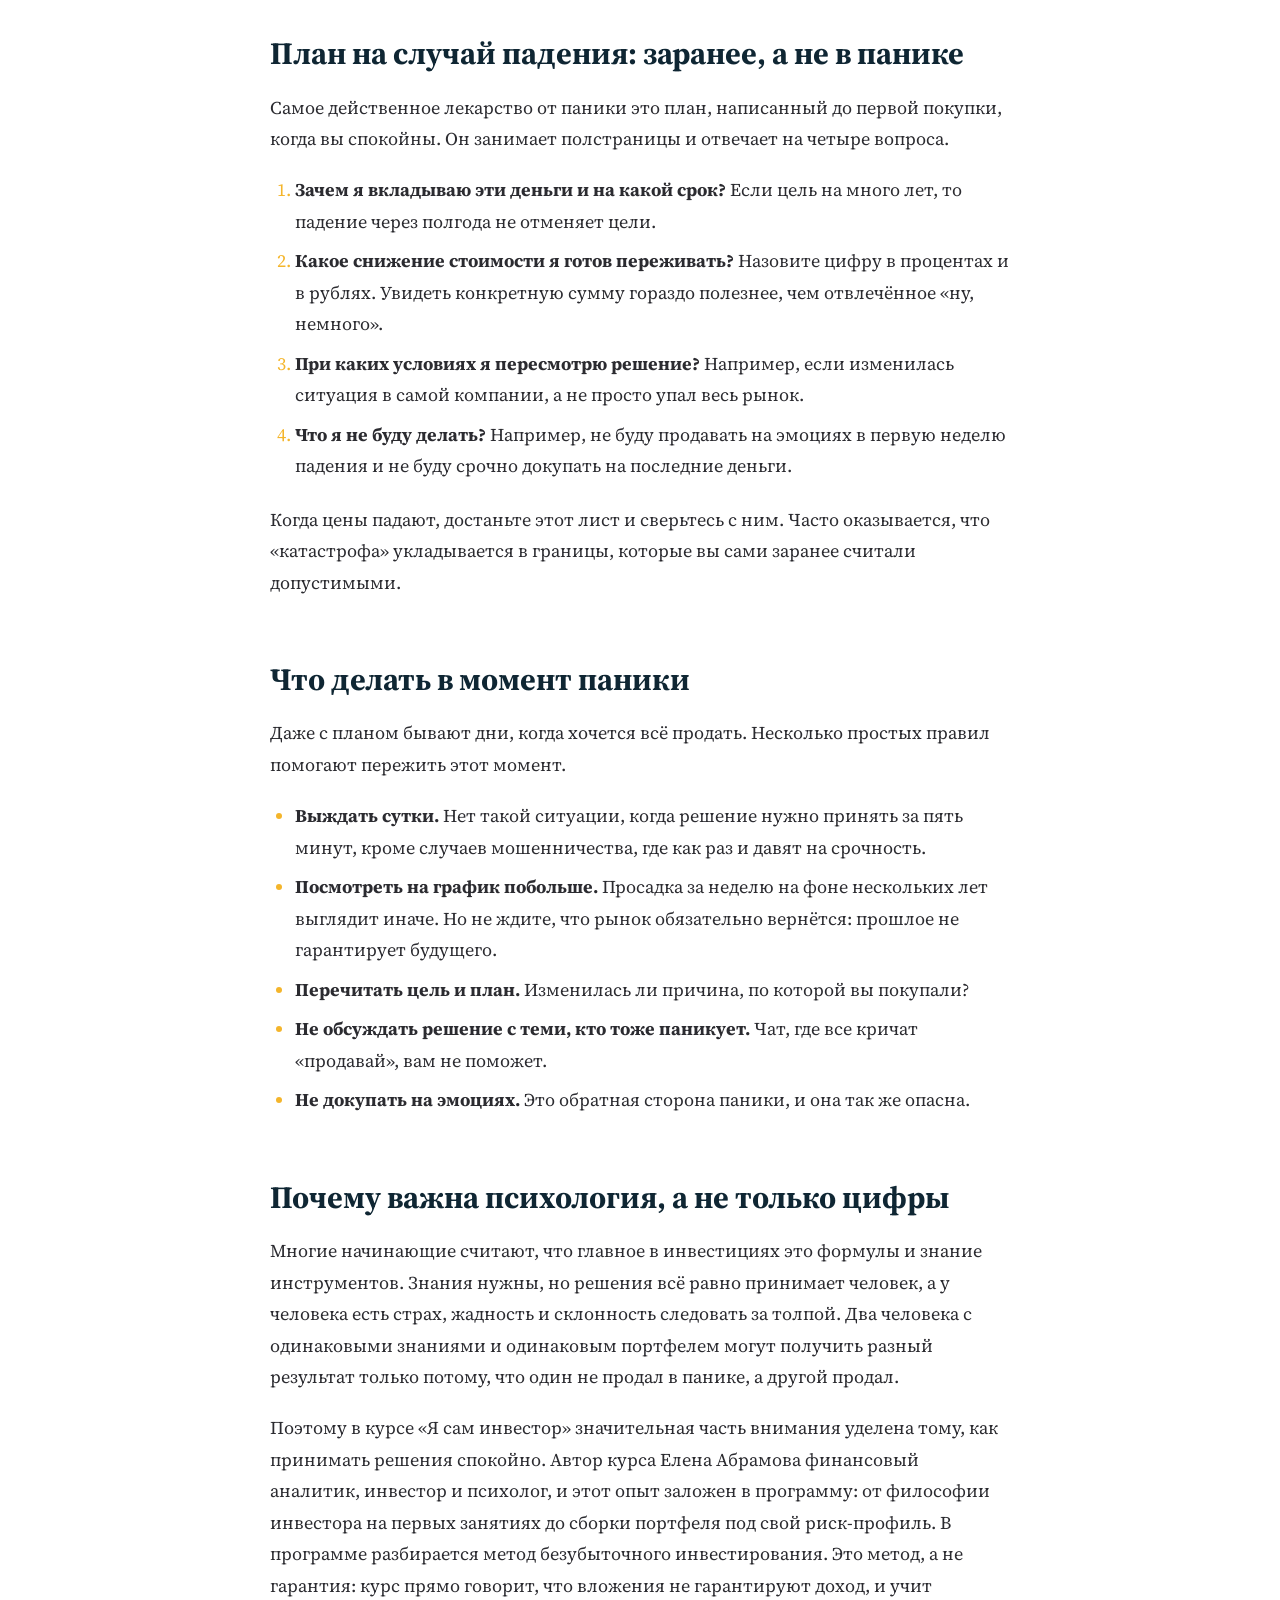
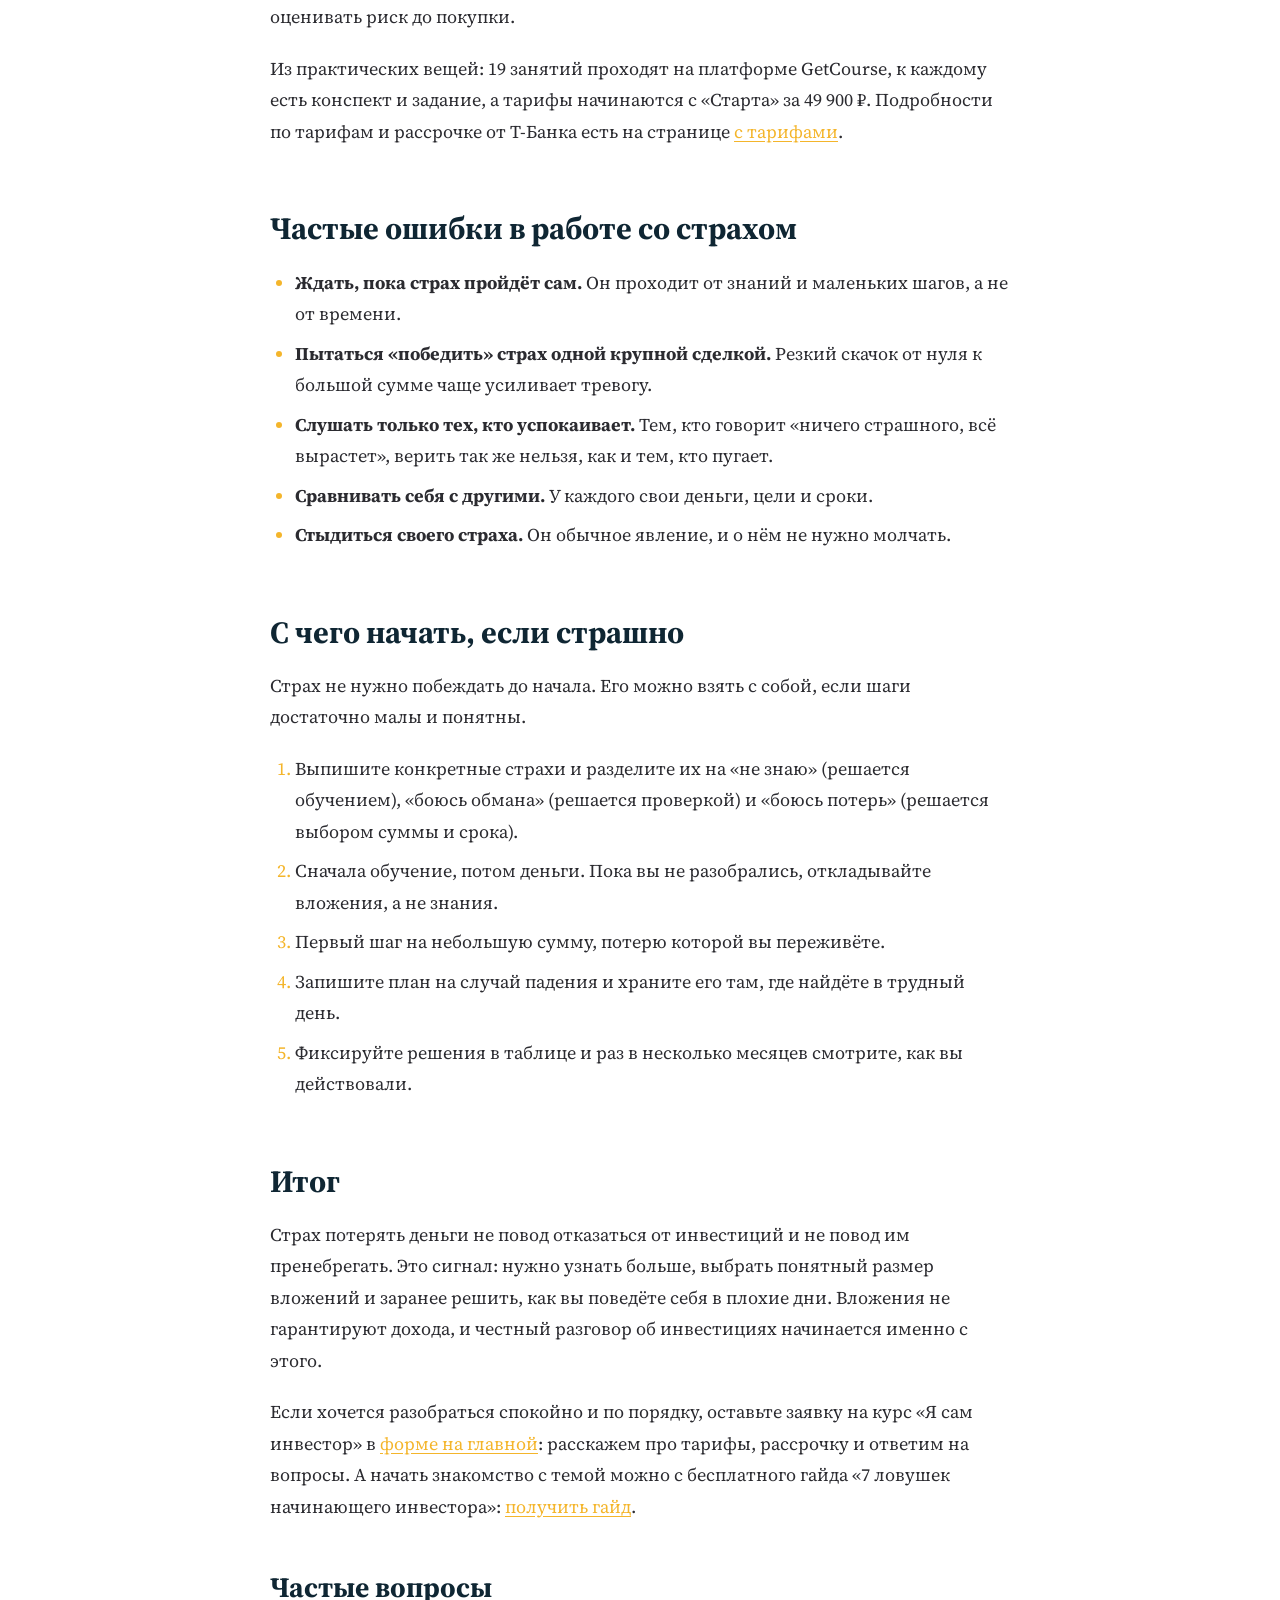
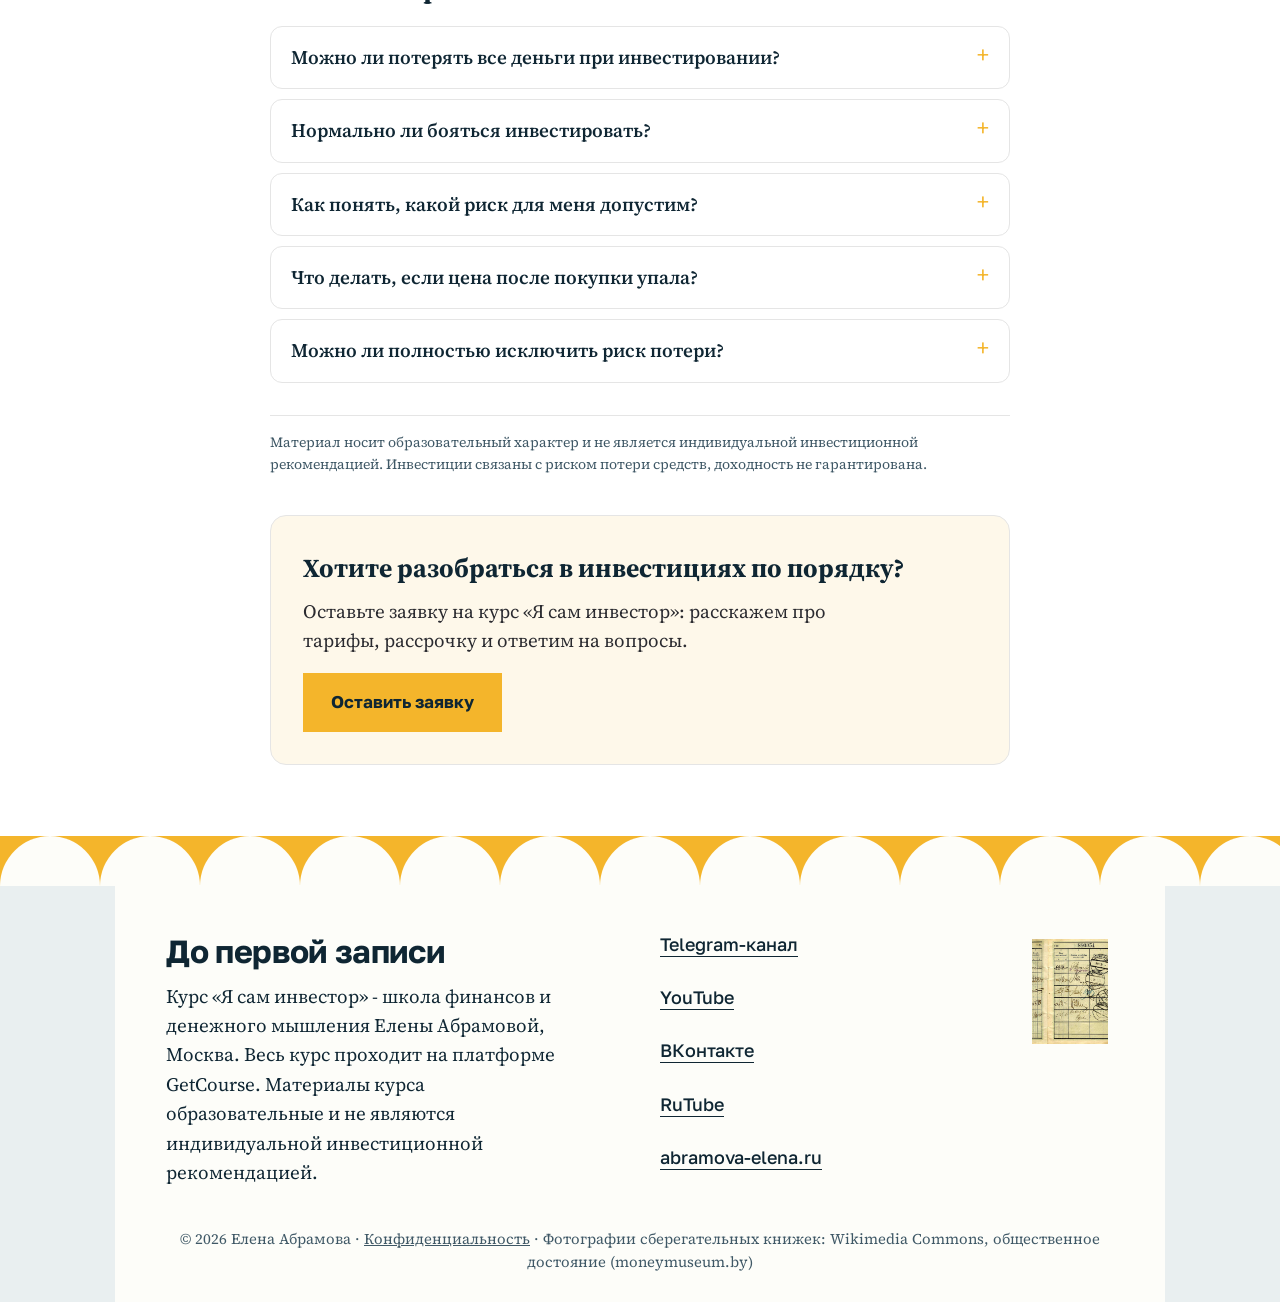
<file: blog/preview/debbf6ae3582/strah-poteryat-dengi-pri-investirovanii/index.html>
<!DOCTYPE html>
<html lang="ru">
<head>
<meta charset="UTF-8">
<meta name="viewport" content="width=device-width, initial-scale=1.0">
<title>Страх потерять деньги при инвестировании: что делать</title>
<meta name="description" content="Боитесь потерять деньги при инвестировании? Разбираем, откуда берётся страх, чем он полезен, как снизить риск и принимать решения спокойно. Без обещаний доходности.">
<link rel="canonical" href="https://investor.abramova-elena.ru/blog/strah-poteryat-dengi-pri-investirovanii/">
<meta name="robots" content="noindex, nofollow">
<meta property="og:type" content="article">
<meta property="og:title" content="Страх потерять деньги при инвестировании: что делать">
<meta property="og:description" content="Боитесь потерять деньги при инвестировании? Разбираем, откуда берётся страх, чем он полезен, как снизить риск и принимать решения спокойно. Без обещаний доходности.">
<meta property="og:url" content="https://investor.abramova-elena.ru/blog/strah-poteryat-dengi-pri-investirovanii/">
<meta property="og:locale" content="ru_RU">

<link rel="alternate" type="application/rss+xml" title="Я сам инвестор - блог" href="https://investor.abramova-elena.ru/feed.xml">
<meta name="theme-color" content="#e9eff0">
<link rel="icon" href="data:image/svg+xml,%3Csvg xmlns='http://www.w3.org/2000/svg' viewBox='0 0 32 32'%3E%3Ccircle cx='16' cy='16' r='13' fill='%23f4b52b' stroke='%230f2633' stroke-width='4'/%3E%3C/svg%3E">
<link rel="preconnect" href="https://fonts.googleapis.com">
<link rel="preconnect" href="https://fonts.gstatic.com" crossorigin>
<link href="https://fonts.googleapis.com/css2?family=Golos+Text:wght@500;700;800&family=Source+Serif+4:ital,wght@0,400;0,600;1,400&display=swap" rel="stylesheet">
<link rel="stylesheet" href="/styles.css">
<link rel="stylesheet" href="/blog/blog.css">
<link rel="stylesheet" href="/blog/blog.css">

</head>
<body class="b-page">
<header class="bar" id="bar">
  <a class="bar__mark" href="/#top">Елена Абрамова</a>
  <nav class="bar__nav" aria-label="Разделы">
    <a href="/#guide">Гайд</a><a href="/#calc">Расчёт</a><a href="/#content">Содержание</a><a href="/#program">Программа</a><a href="/#price">Тарифы</a><a href="/#faq">Вопросы</a>
  <!-- BLOGNAV:START --><!-- BLOGNAV:END --></nav>
  <a class="btn btn--sm" href="/#price">Выбрать тариф</a>
</header>
<main class="blog">

<article class="b-article">
  <nav class="b-crumbs" aria-label="Хлебные крошки"><a href="/">Главная</a><span>/</span><a href="/blog/">Блог</a></nav>
  <div class="b-preview">Черновик статьи. Эта страница не индексируется и не видна в блоге.</div>
  <header class="b-head">
    <div class="b-meta"><span class="b-chip">Инвестиции для начинающих</span><time datetime="2026-11-27">27 ноября 2026</time><span>8 мин чтения</span></div>
    <h1>Страх потерять деньги при инвестировании: как с ним работать и не бросить дело</h1>
    <p class="b-lead">Боитесь потерять деньги при инвестировании? Разбираем, откуда берётся страх, чем он полезен, как снизить риск и принимать решения спокойно. Без обещаний доходности.</p>
    <p class="b-author">Автор: Елена Абрамова, Финансовый аналитик, инвестор</p>
  </header>
  
  <nav class="b-toc" aria-label="Содержание"><strong>Содержание</strong><ol><li><a href="#pochemu-investirovat-strashno">Почему инвестировать страшно</a></li><li><a href="#chem-strah-polezen">Чем страх полезен</a></li><li><a href="#kakie-riski-deystvitelno-suschestvuyut">Какие риски действительно существуют</a></li><li><a href="#kak-snizit-risk-ne-otkazyvayas-ot-investiciy">Как снизить риск, не отказываясь от инвестиций</a></li><li><a href="#plan-na-sluchay-padeniya-zaranee-a-ne-v-panike">План на случай падения: заранее, а не в панике</a></li><li><a href="#chto-delat-v-moment-paniki">Что делать в момент паники</a></li><li><a href="#pochemu-vazhna-psihologiya-a-ne-tolko-cifry">Почему важна психология, а не только цифры</a></li><li><a href="#chastye-oshibki-v-rabote-so-strahom">Частые ошибки в работе со страхом</a></li><li><a href="#s-chego-nachat-esli-strashno">С чего начать, если страшно</a></li><li><a href="#itog">Итог</a></li></ol></nav>
  <div class="b-content"><p>Страх потерять деньги при инвестировании нормален и даже полезен, но только пока он заставляет вас проверять, считать и узнавать, а не удерживает от любых действий. Работать с ним помогают четыре вещи: понимание, какой именно риск вас пугает, вложения только тех денег, потерю которых вы переживёте, распределение средств между разными инструментами и заранее написанный план на случай падения цен. Разберём каждую по порядку и начнём с того, откуда этот страх вообще берётся.</p>
<h2 id="pochemu-investirovat-strashno">Почему инвестировать страшно</h2>
<p>У страха потерять деньги, как правило, несколько корней, и они сильно разные. Если не понимать, который из них ваш, бороться приходится вслепую.</p>
<p><strong>Страх неизвестного.</strong> Человек не понимает, как устроены биржа, брокер, облигация. Всё чужое и слегка опасное. Этот страх лечится знаниями: когда вы видите, куда идут деньги и как устроена сделка, туман рассеивается.</p>
<p><strong>Чужой плохой опыт.</strong> Рассказы о пирамидах, «финансовых консультантах», которые исчезли с деньгами, и знакомых, которые «потеряли всё на бирже». Эти истории реальны, но обычно речь идёт о мошенничестве или о вложениях под обещание сверхдохода, а не об осознанном инвестировании.</p>
<p><strong>Страх ошибиться.</strong> Особенно у тех, кто привык всё делать правильно и боится выглядеть некомпетентным. Хочется сначала узнать всё, а потом начать, и «потом» растягивается на годы.</p>
<p><strong>Недостаток денег.</strong> Когда сумма небольшая и накапливалась с трудом, любая потеря воспринимается болезненно. Это тоже разумная реакция.</p>
<p><strong>Эмоциональная память о потере.</strong> Если в жизни уже был опыт, когда деньги пропали (вклад в проблемном банке, неудачная покупка, долг), реакция на риск становится острее.</p>
<p>Полезно прямо на листе бумаги назвать свой страх: «боюсь, что не разберусь», «боюсь, что меня обманут», «боюсь, что потеряю подушку безопасности». Каждый из этих страхов решается по-разному.</p>
<h2 id="chem-strah-polezen">Чем страх полезен</h2>
<p>Звучит странно, но осторожность инвестору нужна. Человек, которому совсем не страшно, обычно не оценивает риск, берёт чужие рекомендации на веру и рискует деньгами, которые нельзя терять. Умеренный страх заставляет задавать вопросы:</p>
<ul><li>откуда у этого предложения такая высокая доходность;</li><li>кто за ним стоит и есть ли лицензия;</li><li>что будет, если цена упадёт;</li><li>когда мне понадобятся эти деньги.</li></ul>
<p>Если эти вопросы появляются, страх работает как внутренний контролёр. Цель не в том, чтобы избавиться от страха полностью, а в том, чтобы он не принимал решения за вас в двух направлениях: ни «ничего не делать», ни «продать всё немедленно».</p>
<h2 id="kakie-riski-deystvitelno-suschestvuyut">Какие риски действительно существуют</h2>
<p>Страх обычно общий: «потеряю деньги». Полезно разложить его на конкретные риски, потому что с каждым можно что-то делать.</p>
<div class="b-table"><table><thead><tr><th>Риск</th><th>Что это значит</th><th>Что можно сделать</th></tr></thead><tbody><tr><td>Рыночный</td><td>Цены на рынке снижаются, ваши бумаги дешевеют</td><td>Выбирать срок побольше, не вкладывать деньги, которые скоро понадобятся</td></tr><tr><td>Риск конкретной компании</td><td>Дела одной компании пошли плохо, её бумаги подешевели или обесценились</td><td>Не держать все деньги в одной бумаге, распределять между разными</td></tr><tr><td>Кредитный</td><td>Заёмщик по облигации не выплатил долг</td><td>Читать условия облигации, оценивать надёжность заёмщика</td></tr><tr><td>Мошенничество</td><td>Вас обманули, обещая гарантированный доход</td><td>Проверять лицензию, не доверять обещаниям быстрой прибыли</td></tr><tr><td>Поведенческий</td><td>Вы сами принимаете решения на эмоциях и продаёте на дне</td><td>Писать план, вести записи, действовать по правилам</td></tr></tbody></table></div>
<p>Обратите внимание на последнюю строку. Для многих новичков главный риск не в рынке, а в самом инвесторе: страх подталкивает продать, когда цена упала, и тем самым превращает временную просадку в реальный убыток.</p>
<h2 id="kak-snizit-risk-ne-otkazyvayas-ot-investiciy">Как снизить риск, не отказываясь от инвестиций</h2>
<p>Полностью исключить риск нельзя. Но его можно сделать понятнее и мягче. Вот практические шаги.</p>
<h3 id="vkladyvat-tolko-svobodnye-dengi">Вкладывать только свободные деньги</h3>
<p>Если деньги нужны через несколько месяцев на конкретную покупку, на рынке им не место. Подушка безопасности и деньги на ближайшие расходы остаются вне инвестиций. Тогда падение цен не вынуждает вас продавать в убыток, вы просто ждёте.</p>
<h3 id="vybrat-summu-poteryu-kotoroy-vy-perezhivete">Выбрать сумму, потерю которой вы переживёте</h3>
<p>Хороший ориентир для первого шага: сумма, которую вы потеряете полностью и всё равно продолжите нормально жить. Не потому что вы хотите потерять, а потому что спокойная голова принимает лучшие решения. Начать можно с небольшой суммы, а увеличивать, когда понимание и уверенность вырастут.</p>
<h3 id="raspredelyat-dengi">Распределять деньги</h3>
<p>Идея диверсификации в том, чтобы не зависеть от одной бумаги, одной отрасли, одной компании. Если у вас вся сумма в одном месте и оно подешевело, вы чувствуете, что рушится всё. Если деньги распределены между разными инструментами, неудача одного из них не обнуляет остальные. Как именно распределять, зависит от цели, срока и допустимого риска, и это отдельная тема для обучения.</p>
<h3 id="uvelichivat-vlozheniya-postepenno">Увеличивать вложения постепенно</h3>
<p>Вместо одной крупной покупки можно вкладывать регулярно, небольшими суммами. Такой подход не гарантирует результата, но снимает мучительный вопрос «а не вхожу ли я в самый неудачный момент» и помогает привыкнуть к колебаниям цены. Посмотреть, как складываются регулярные взносы за годы, можно на учебном <a href="/#calc">калькуляторе</a> на странице курса: ставку там задаёте вы сами, и доходность не гарантируется.</p>
<h3 id="proveryat-teh-komu-doveryaete-dengi">Проверять тех, кому доверяете деньги</h3>
<p>Брокер должен иметь лицензию Банка России, а любое предложение «гарантированно 5 % в месяц» достойно подозрения. Проверка лицензии и здравого смысла отсекает значительную часть реальных потерь.</p>
<h2 id="plan-na-sluchay-padeniya-zaranee-a-ne-v-panike">План на случай падения: заранее, а не в панике</h2>
<p>Самое действенное лекарство от паники это план, написанный до первой покупки, когда вы спокойны. Он занимает полстраницы и отвечает на четыре вопроса.</p>
<ol><li><strong>Зачем я вкладываю эти деньги и на какой срок?</strong> Если цель на много лет, то падение через полгода не отменяет цели.</li><li><strong>Какое снижение стоимости я готов переживать?</strong> Назовите цифру в процентах и в рублях. Увидеть конкретную сумму гораздо полезнее, чем отвлечённое «ну, немного».</li><li><strong>При каких условиях я пересмотрю решение?</strong> Например, если изменилась ситуация в самой компании, а не просто упал весь рынок.</li><li><strong>Что я не буду делать?</strong> Например, не буду продавать на эмоциях в первую неделю падения и не буду срочно докупать на последние деньги.</li></ol>
<p>Когда цены падают, достаньте этот лист и сверьтесь с ним. Часто оказывается, что «катастрофа» укладывается в границы, которые вы сами заранее считали допустимыми.</p>
<h2 id="chto-delat-v-moment-paniki">Что делать в момент паники</h2>
<p>Даже с планом бывают дни, когда хочется всё продать. Несколько простых правил помогают пережить этот момент.</p>
<ul><li><strong>Выждать сутки.</strong> Нет такой ситуации, когда решение нужно принять за пять минут, кроме случаев мошенничества, где как раз и давят на срочность.</li><li><strong>Посмотреть на график побольше.</strong> Просадка за неделю на фоне нескольких лет выглядит иначе. Но не ждите, что рынок обязательно вернётся: прошлое не гарантирует будущего.</li><li><strong>Перечитать цель и план.</strong> Изменилась ли причина, по которой вы покупали?</li><li><strong>Не обсуждать решение с теми, кто тоже паникует.</strong> Чат, где все кричат «продавай», вам не поможет.</li><li><strong>Не докупать на эмоциях.</strong> Это обратная сторона паники, и она так же опасна.</li></ul>
<h2 id="pochemu-vazhna-psihologiya-a-ne-tolko-cifry">Почему важна психология, а не только цифры</h2>
<p>Многие начинающие считают, что главное в инвестициях это формулы и знание инструментов. Знания нужны, но решения всё равно принимает человек, а у человека есть страх, жадность и склонность следовать за толпой. Два человека с одинаковыми знаниями и одинаковым портфелем могут получить разный результат только потому, что один не продал в панике, а другой продал.</p>
<p>Поэтому в курсе «Я сам инвестор» значительная часть внимания уделена тому, как принимать решения спокойно. Автор курса Елена Абрамова финансовый аналитик, инвестор и психолог, и этот опыт заложен в программу: от философии инвестора на первых занятиях до сборки портфеля под свой риск-профиль. В программе разбирается метод безубыточного инвестирования. Это метод, а не гарантия: курс прямо говорит, что вложения не гарантируют доход, и учит оценивать риск до покупки.</p>
<p>Из практических вещей: 19 занятий проходят на платформе GetCourse, к каждому есть конспект и задание, а тарифы начинаются с «Старта» за 49 900 ₽. Подробности по тарифам и рассрочке от Т-Банка есть на странице <a href="/#price">с тарифами</a>.</p>
<h2 id="chastye-oshibki-v-rabote-so-strahom">Частые ошибки в работе со страхом</h2>
<ul><li><strong>Ждать, пока страх пройдёт сам.</strong> Он проходит от знаний и маленьких шагов, а не от времени.</li><li><strong>Пытаться «победить» страх одной крупной сделкой.</strong> Резкий скачок от нуля к большой сумме чаще усиливает тревогу.</li><li><strong>Слушать только тех, кто успокаивает.</strong> Тем, кто говорит «ничего страшного, всё вырастет», верить так же нельзя, как и тем, кто пугает.</li><li><strong>Сравнивать себя с другими.</strong> У каждого свои деньги, цели и сроки.</li><li><strong>Стыдиться своего страха.</strong> Он обычное явление, и о нём не нужно молчать.</li></ul>
<h2 id="s-chego-nachat-esli-strashno">С чего начать, если страшно</h2>
<p>Страх не нужно побеждать до начала. Его можно взять с собой, если шаги достаточно малы и понятны.</p>
<ol><li>Выпишите конкретные страхи и разделите их на «не знаю» (решается обучением), «боюсь обмана» (решается проверкой) и «боюсь потерь» (решается выбором суммы и срока).</li><li>Сначала обучение, потом деньги. Пока вы не разобрались, откладывайте вложения, а не знания.</li><li>Первый шаг на небольшую сумму, потерю которой вы переживёте.</li><li>Запишите план на случай падения и храните его там, где найдёте в трудный день.</li><li>Фиксируйте решения в таблице и раз в несколько месяцев смотрите, как вы действовали.</li></ol>
<h2 id="itog">Итог</h2>
<p>Страх потерять деньги не повод отказаться от инвестиций и не повод им пренебрегать. Это сигнал: нужно узнать больше, выбрать понятный размер вложений и заранее решить, как вы поведёте себя в плохие дни. Вложения не гарантируют дохода, и честный разговор об инвестициях начинается именно с этого.</p>
<p>Если хочется разобраться спокойно и по порядку, оставьте заявку на курс «Я сам инвестор» в <a href="/#contact">форме на главной</a>: расскажем про тарифы, рассрочку и ответим на вопросы. А начать знакомство с темой можно с бесплатного гайда «7 ловушек начинающего инвестора»: <a href="/#guide">получить гайд</a>.</p></div>
  <section class="b-faq"><h2>Частые вопросы</h2><details><summary>Можно ли потерять все деньги при инвестировании?</summary><p>Потерять часть или даже всю вложенную сумму теоретически можно, например, при покупке бумаг одной обанкротившейся компании или при столкновении с мошенниками. Поэтому важны диверсификация, понимание инструментов и вложения только свободных денег.</p></details><details><summary>Нормально ли бояться инвестировать?</summary><p>Да. Страх потерять деньги говорит о том, что вы относитесь к ним ответственно. Проблемы начинаются, когда страх либо полностью блокирует действия, либо заставляет паниковать и продавать в самый неудачный момент.</p></details><details><summary>Как понять, какой риск для меня допустим?</summary><p>Задайте два вопроса: когда мне понадобятся эти деньги и какое падение их стоимости я переживу без бессонных ночей. Ответы определяют срок вложений и набор инструментов. Точной формулы нет, поэтому риск-профиль лучше обсуждать с обучением или специалистом.</p></details><details><summary>Что делать, если цена после покупки упала?</summary><p>Сначала проверить, изменилась ли причина, по которой вы покупали, или упала цена всего рынка. Продавать в панике стоит только по заранее продуманному плану. Для этого полезно записывать цель и условия пересмотра решения до первой покупки.</p></details><details><summary>Можно ли полностью исключить риск потери?</summary><p>Нет. Риск можно снижать: распределять деньги, учитывать срок, не вкладывать лишнего, проверять посредников. Исключить его нельзя, и любые обещания гарантированной доходности повод насторожиться.</p></details></section>
  <p class="b-disclaimer">Материал носит образовательный характер и не является индивидуальной инвестиционной рекомендацией. Инвестиции связаны с риском потери средств, доходность не гарантирована.</p>
  <aside class="b-cta"><h2>Хотите разобраться в инвестициях по порядку?</h2><p>Оставьте заявку на курс «Я сам инвестор»: расскажем про тарифы, рассрочку и ответим на вопросы.</p><a class="btn btn--primary b-cta__btn" href="/#contact">Оставить заявку</a></aside>
</article>

</main>
<footer class="foot">
  <svg class="scallop" aria-hidden="true" width="100%" height="50"><defs><pattern id="sc" width="100" height="50" patternUnits="userSpaceOnUse"><circle cx="50" cy="50" r="50" fill="#fdfdf9"/></pattern></defs><rect width="100%" height="50" fill="url(#sc)"/></svg>
  <div class="foot__panel">
    <div class="foot__msg">
      <p class="h3">До первой записи</p>
      <p>Курс «Я сам инвестор» - школа финансов и денежного мышления Елены Абрамовой, Москва. Весь курс проходит на платформе GetCourse. Материалы курса образовательные и не являются индивидуальной инвестиционной рекомендацией.</p>
    </div>
    <div class="foot__addr">
      <img class="foot__stamp" src="/assets/book-pko.jpg" width="88" height="117" alt="Печать на странице сберегательной книжки" loading="lazy">
      <a href="https://t.me/finance4us" target="_blank" rel="noopener">Telegram-канал</a>
      <a href="https://youtube.com/@Elena.Abramova" target="_blank" rel="noopener">YouTube</a>
      <a href="https://vk.com/id315182667" target="_blank" rel="noopener">ВКонтакте</a>
      <a href="https://rutube.ru/channel/36082141/" target="_blank" rel="noopener">RuTube</a>
      <a href="https://abramova-elena.ru/investor" target="_blank" rel="noopener">abramova-elena.ru</a>
    </div>
    <p class="foot__imprint">© 2026 Елена Абрамова · <a href="/privacy.html">Конфиденциальность</a> · Фотографии сберегательных книжек: Wikimedia Commons, общественное достояние (moneymuseum.by)</p>
  </div>
</footer>
<script src="/script.js" defer></script>

</body>
</html>
</file>
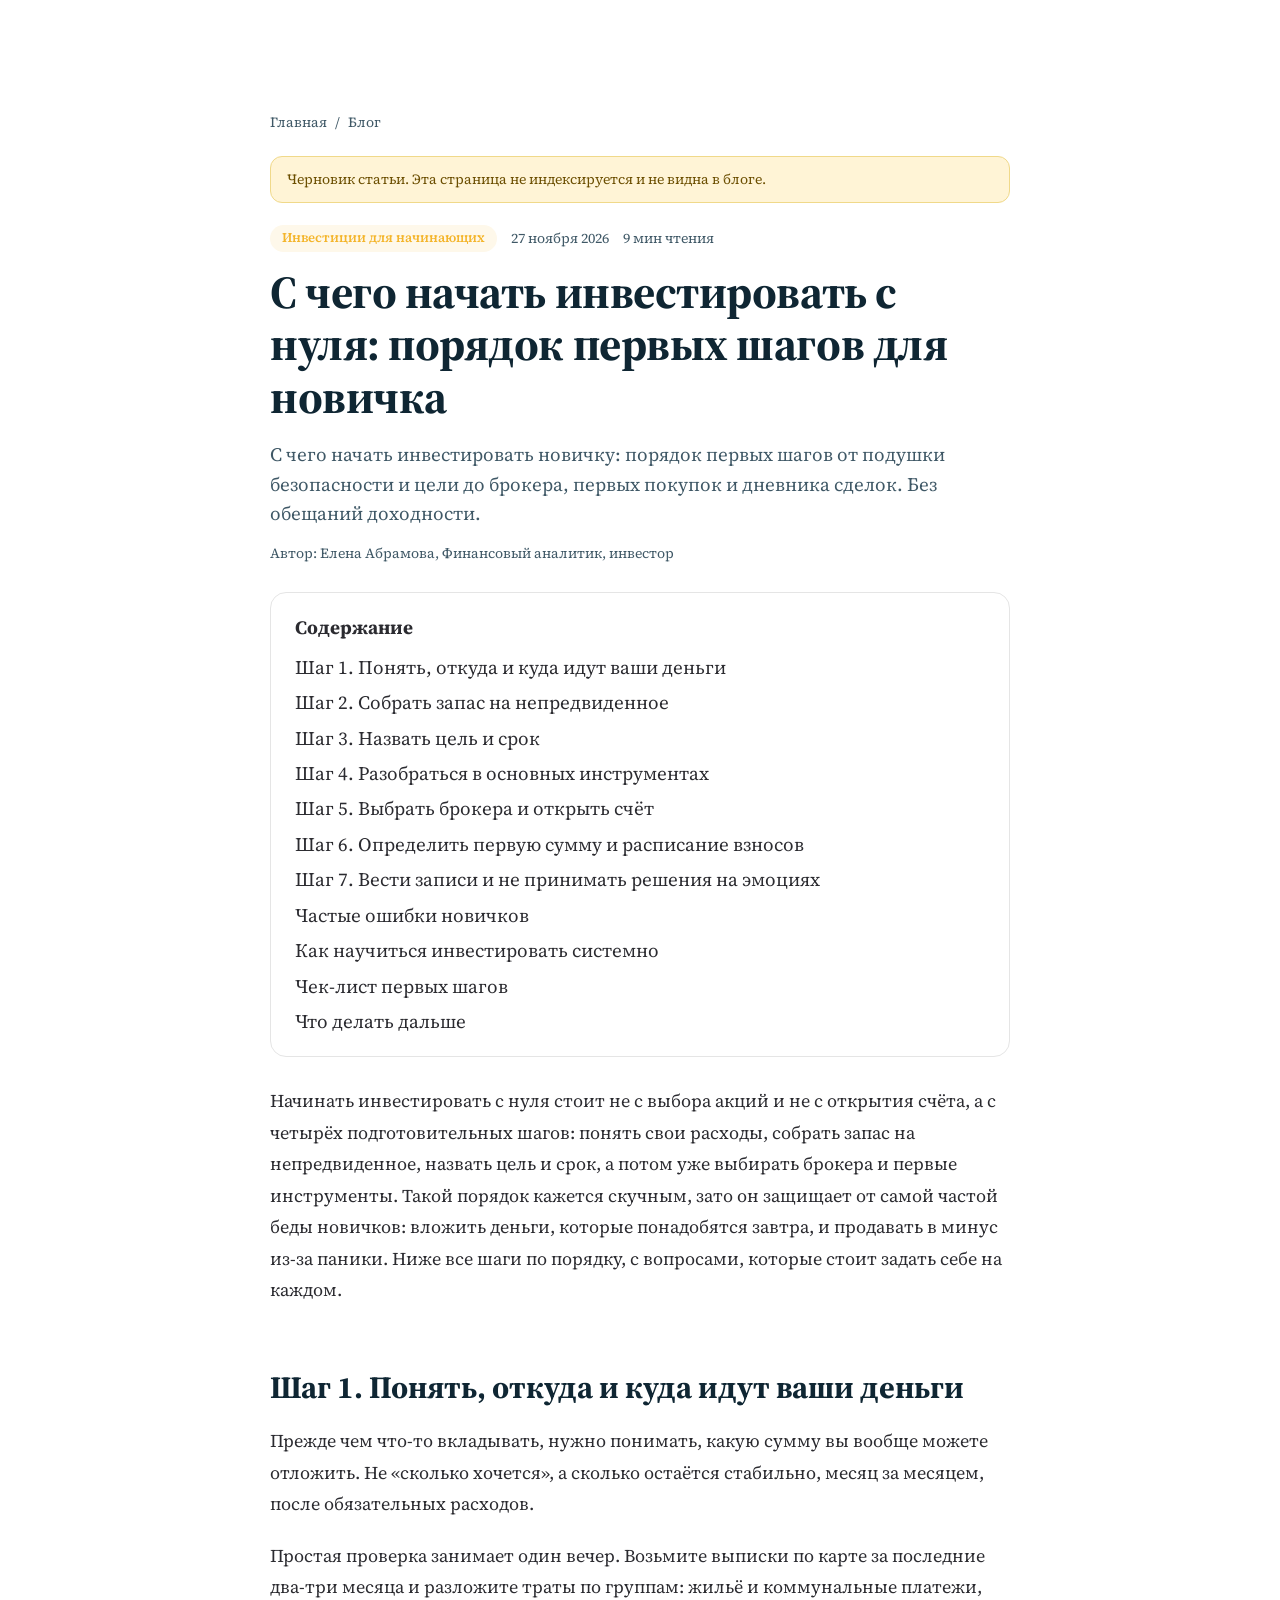
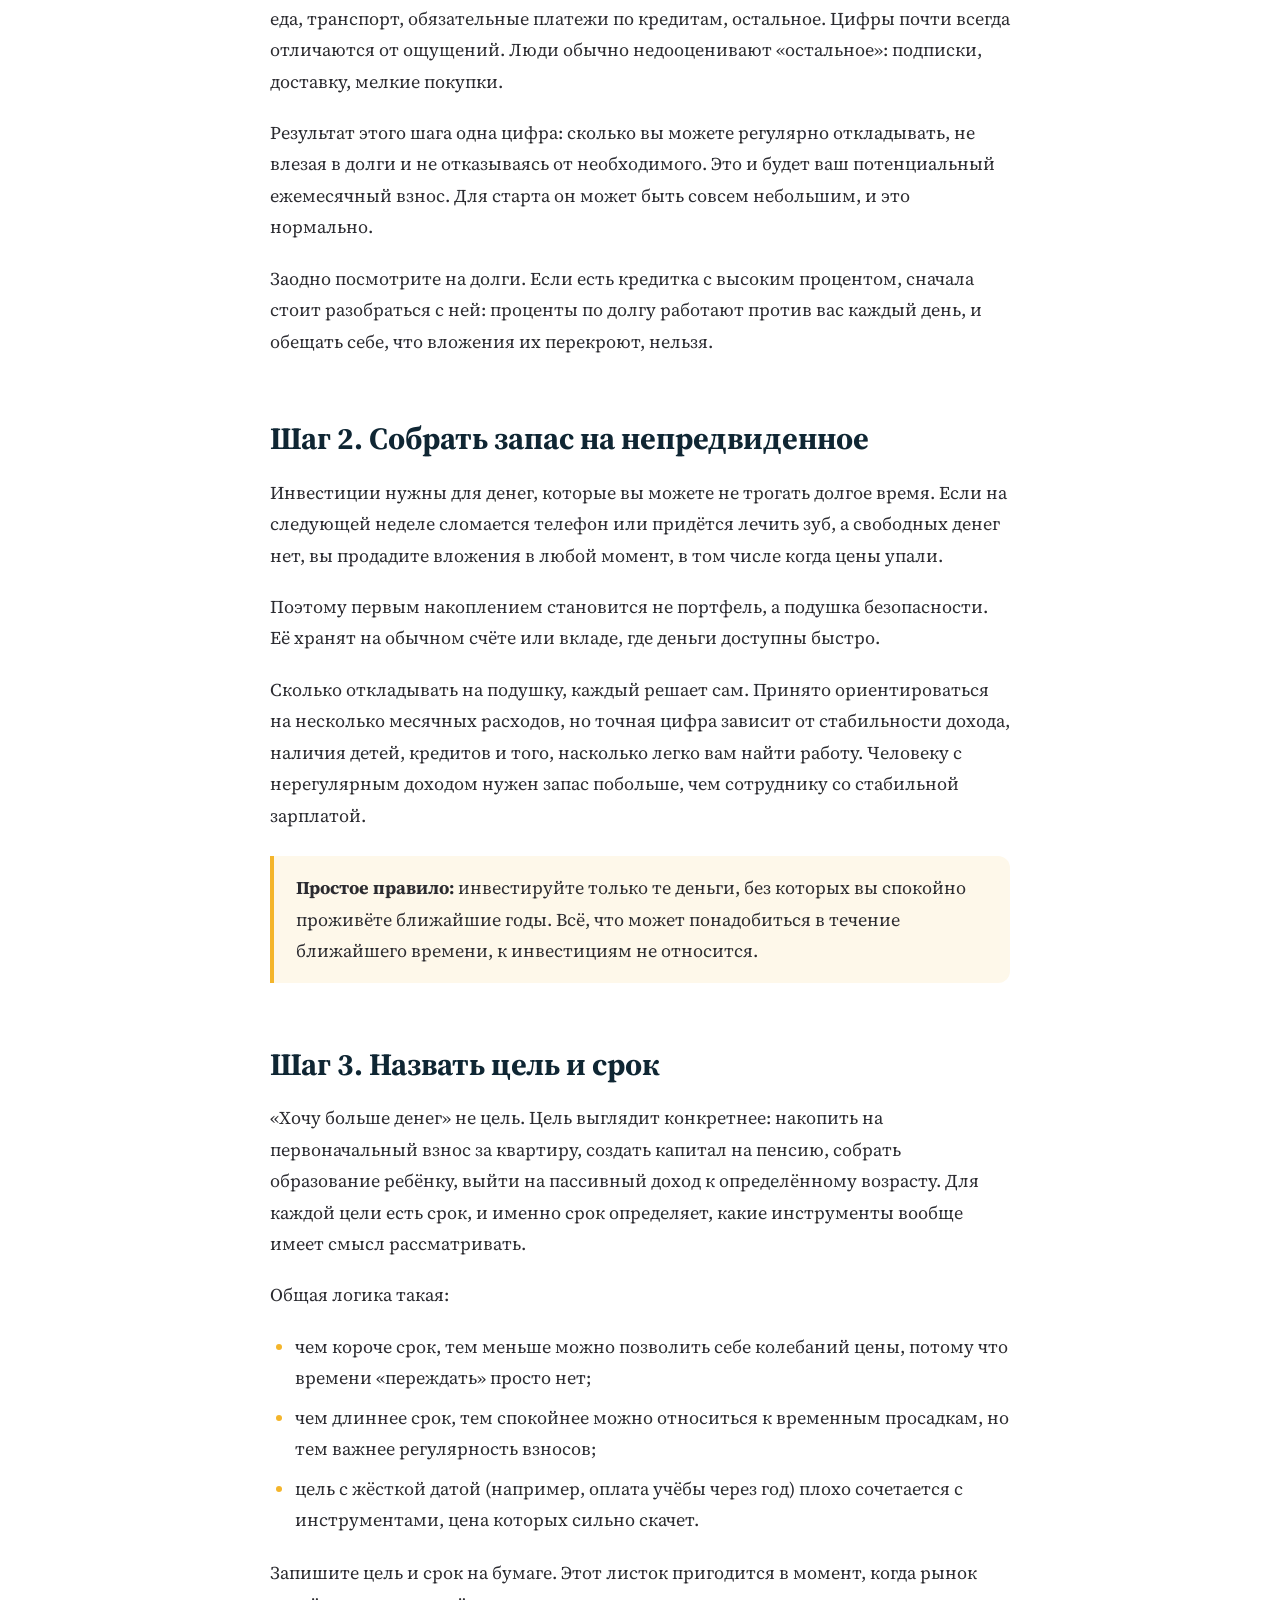
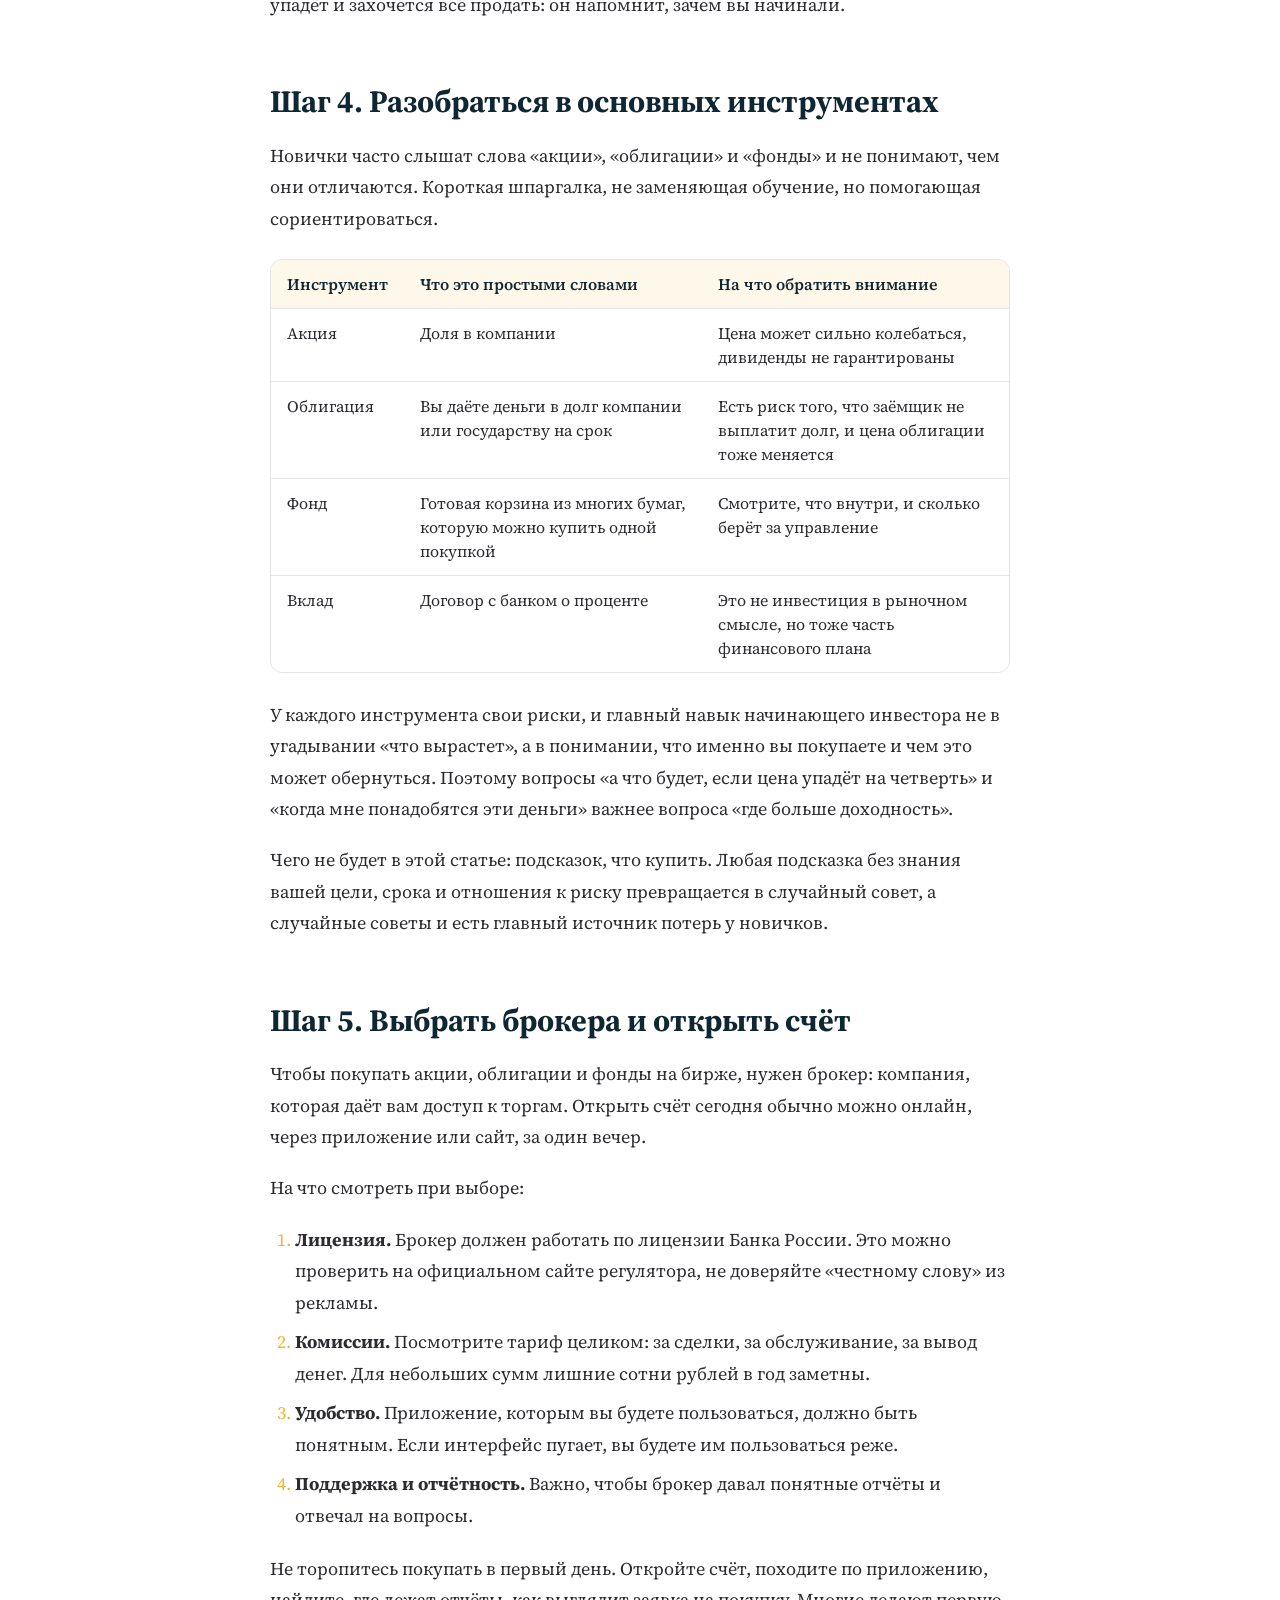
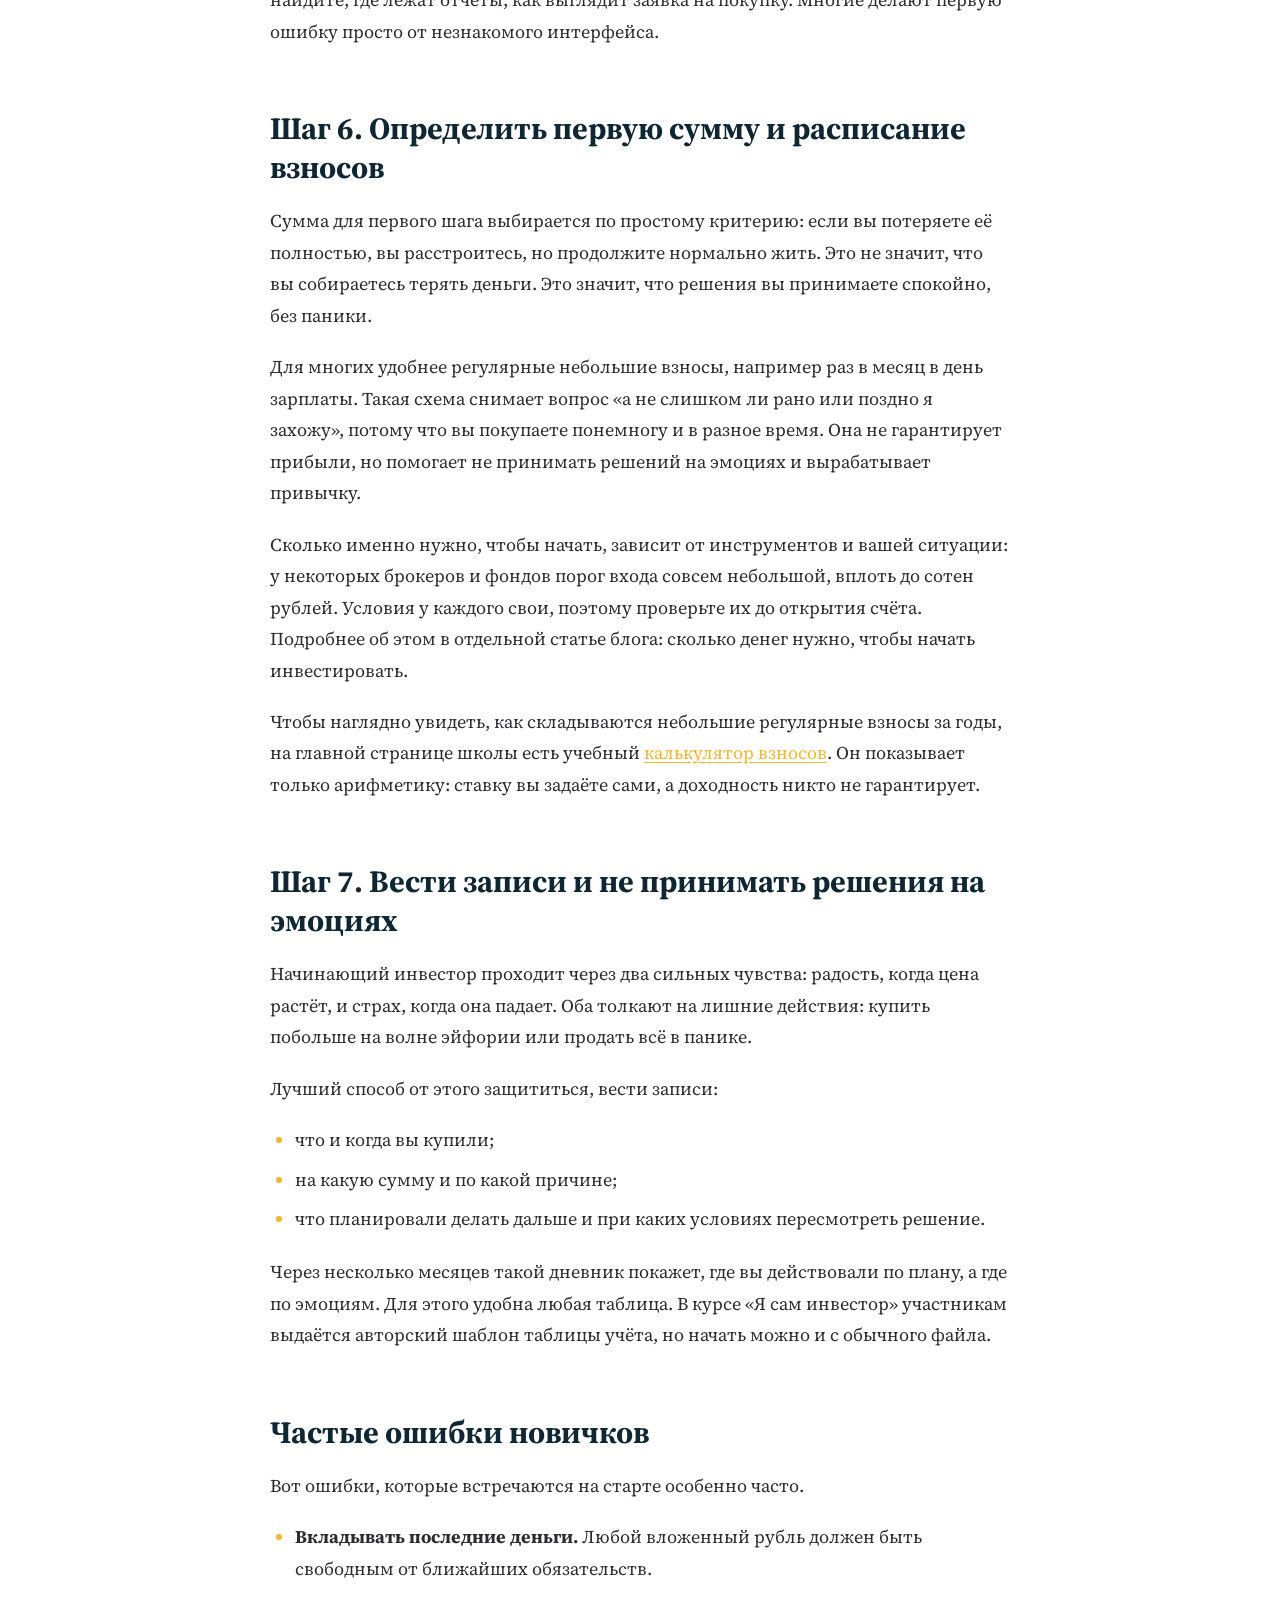
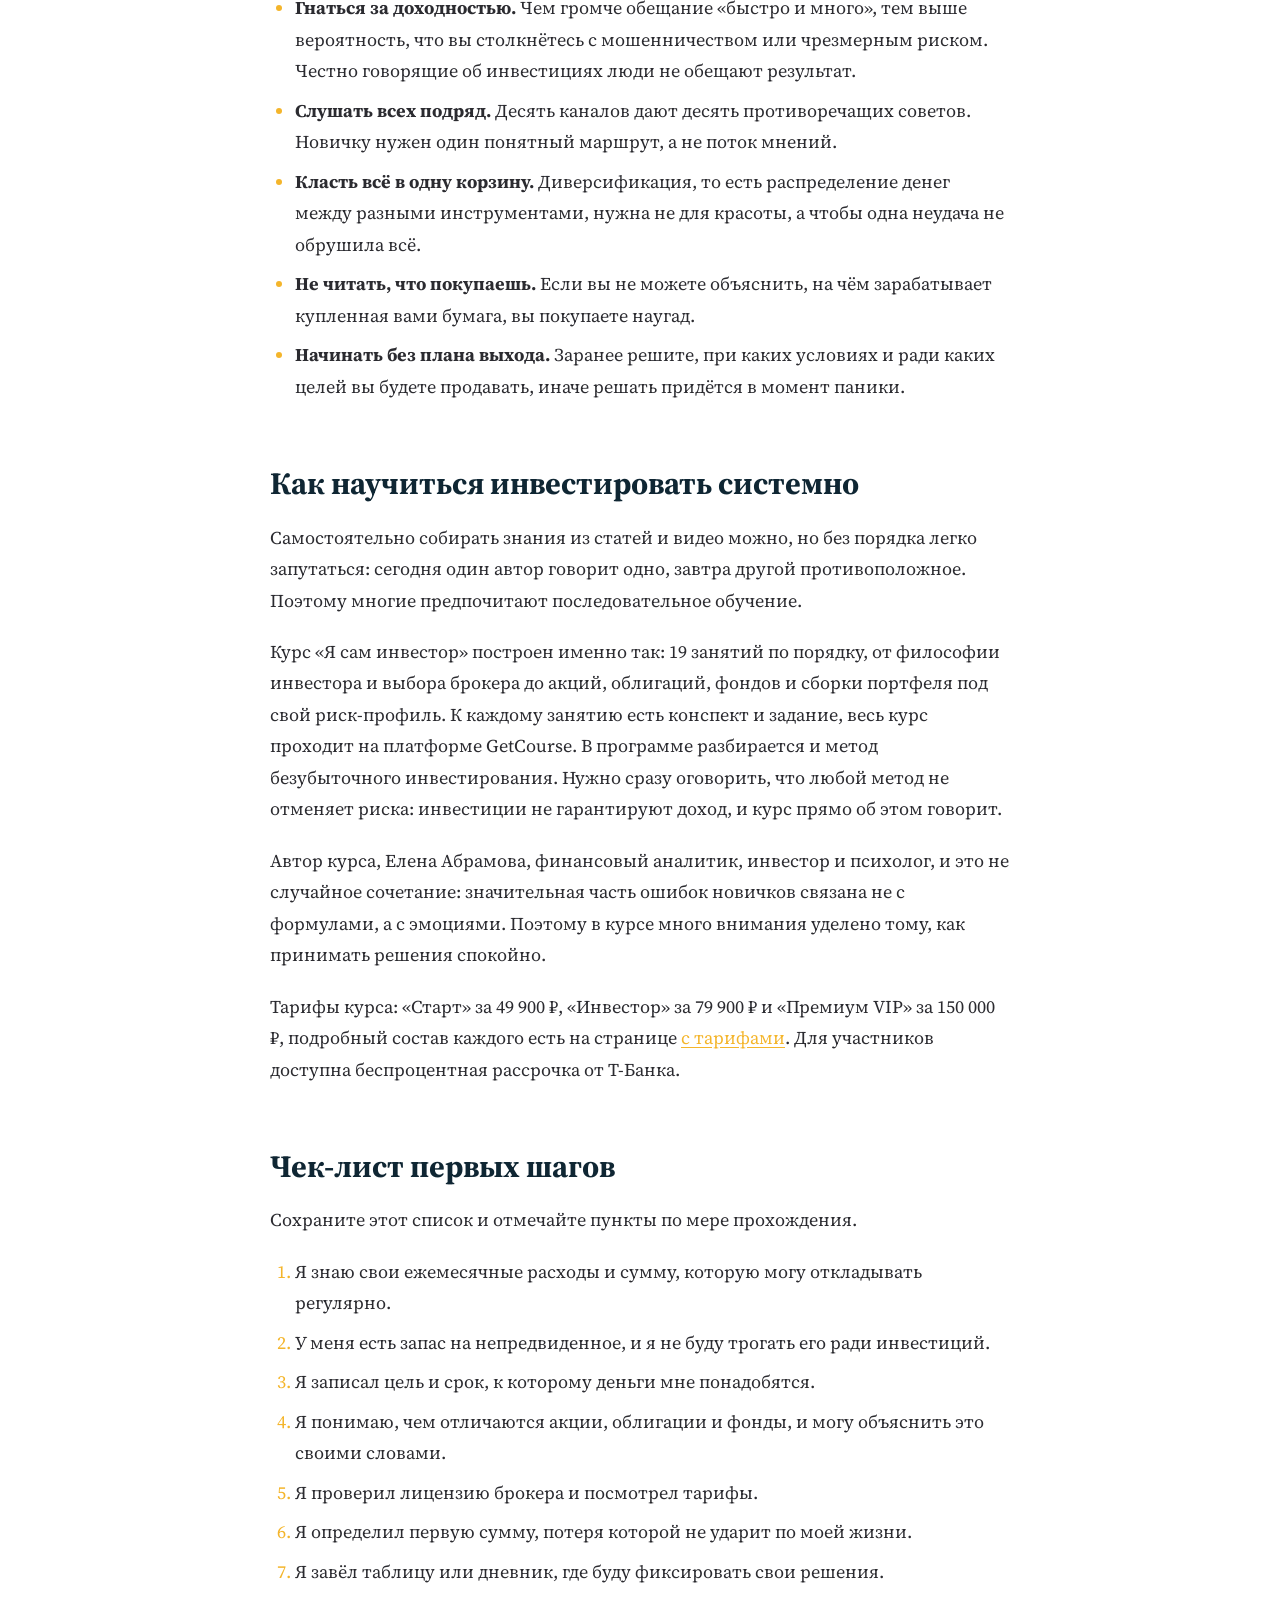
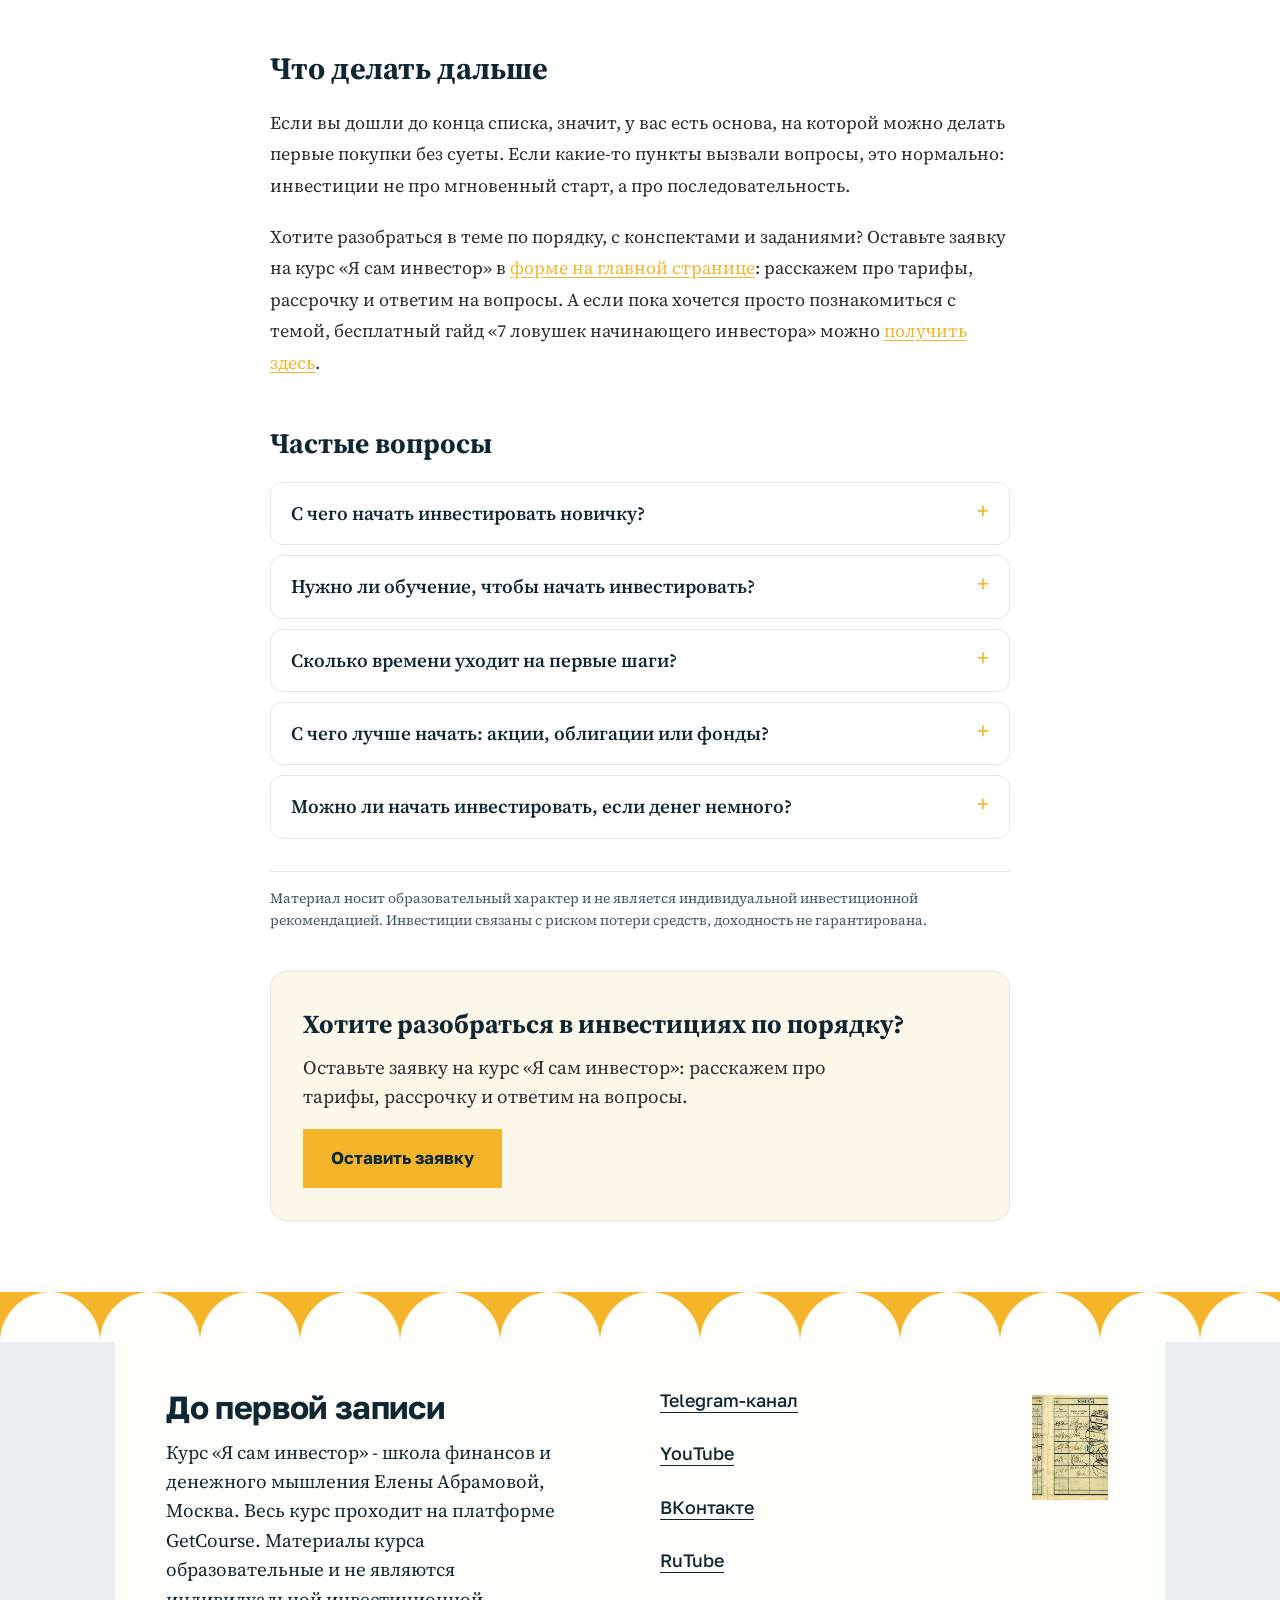
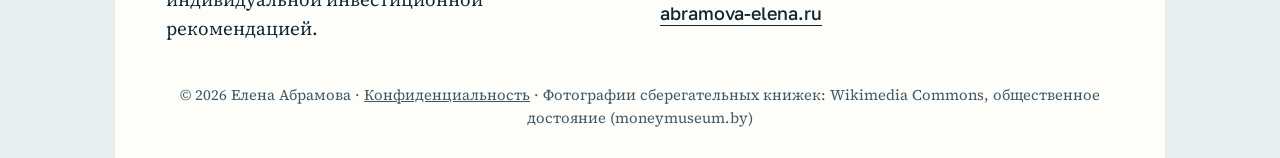
<file: blog/preview/e94c5c7ef320/s-chego-nachat-investirovat-s-nulya/index.html>
<!DOCTYPE html>
<html lang="ru">
<head>
<meta charset="UTF-8">
<meta name="viewport" content="width=device-width, initial-scale=1.0">
<title>С чего начать инвестировать с нуля: первые шаги</title>
<meta name="description" content="С чего начать инвестировать новичку: порядок первых шагов от подушки безопасности и цели до брокера, первых покупок и дневника сделок. Без обещаний доходности.">
<link rel="canonical" href="https://investor.abramova-elena.ru/blog/s-chego-nachat-investirovat-s-nulya/">
<meta name="robots" content="noindex, nofollow">
<meta property="og:type" content="article">
<meta property="og:title" content="С чего начать инвестировать с нуля: первые шаги">
<meta property="og:description" content="С чего начать инвестировать новичку: порядок первых шагов от подушки безопасности и цели до брокера, первых покупок и дневника сделок. Без обещаний доходности.">
<meta property="og:url" content="https://investor.abramova-elena.ru/blog/s-chego-nachat-investirovat-s-nulya/">
<meta property="og:locale" content="ru_RU">

<link rel="alternate" type="application/rss+xml" title="Я сам инвестор - блог" href="https://investor.abramova-elena.ru/feed.xml">
<meta name="theme-color" content="#e9eff0">
<link rel="icon" href="data:image/svg+xml,%3Csvg xmlns='http://www.w3.org/2000/svg' viewBox='0 0 32 32'%3E%3Ccircle cx='16' cy='16' r='13' fill='%23f4b52b' stroke='%230f2633' stroke-width='4'/%3E%3C/svg%3E">
<link rel="preconnect" href="https://fonts.googleapis.com">
<link rel="preconnect" href="https://fonts.gstatic.com" crossorigin>
<link href="https://fonts.googleapis.com/css2?family=Golos+Text:wght@500;700;800&family=Source+Serif+4:ital,wght@0,400;0,600;1,400&display=swap" rel="stylesheet">
<link rel="stylesheet" href="/styles.css">
<link rel="stylesheet" href="/blog/blog.css">
<link rel="stylesheet" href="/blog/blog.css">

</head>
<body class="b-page">
<header class="bar" id="bar">
  <a class="bar__mark" href="/#top">Елена Абрамова</a>
  <nav class="bar__nav" aria-label="Разделы">
    <a href="/#guide">Гайд</a><a href="/#calc">Расчёт</a><a href="/#content">Содержание</a><a href="/#program">Программа</a><a href="/#price">Тарифы</a><a href="/#faq">Вопросы</a>
  <!-- BLOGNAV:START --><a href="/blog/">Блог</a><!-- BLOGNAV:END --></nav>
  <a class="btn btn--sm" href="/#price">Выбрать тариф</a>
</header>
<main class="blog">

<article class="b-article">
  <nav class="b-crumbs" aria-label="Хлебные крошки"><a href="/">Главная</a><span>/</span><a href="/blog/">Блог</a></nav>
  <div class="b-preview">Черновик статьи. Эта страница не индексируется и не видна в блоге.</div>
  <header class="b-head">
    <div class="b-meta"><span class="b-chip">Инвестиции для начинающих</span><time datetime="2026-11-27">27 ноября 2026</time><span>9 мин чтения</span></div>
    <h1>С чего начать инвестировать с нуля: порядок первых шагов для новичка</h1>
    <p class="b-lead">С чего начать инвестировать новичку: порядок первых шагов от подушки безопасности и цели до брокера, первых покупок и дневника сделок. Без обещаний доходности.</p>
    <p class="b-author">Автор: Елена Абрамова, Финансовый аналитик, инвестор</p>
  </header>
  
  <nav class="b-toc" aria-label="Содержание"><strong>Содержание</strong><ol><li><a href="#shag-1-ponyat-otkuda-i-kuda-idut-vashi-dengi">Шаг 1. Понять, откуда и куда идут ваши деньги</a></li><li><a href="#shag-2-sobrat-zapas-na-nepredvidennoe">Шаг 2. Собрать запас на непредвиденное</a></li><li><a href="#shag-3-nazvat-cel-i-srok">Шаг 3. Назвать цель и срок</a></li><li><a href="#shag-4-razobratsya-v-osnovnyh-instrumentah">Шаг 4. Разобраться в основных инструментах</a></li><li><a href="#shag-5-vybrat-brokera-i-otkryt-schet">Шаг 5. Выбрать брокера и открыть счёт</a></li><li><a href="#shag-6-opredelit-pervuyu-summu-i-raspisanie-vznosov">Шаг 6. Определить первую сумму и расписание взносов</a></li><li><a href="#shag-7-vesti-zapisi-i-ne-prinimat-resheniya-na-emociyah">Шаг 7. Вести записи и не принимать решения на эмоциях</a></li><li><a href="#chastye-oshibki-novichkov">Частые ошибки новичков</a></li><li><a href="#kak-nauchitsya-investirovat-sistemno">Как научиться инвестировать системно</a></li><li><a href="#chek-list-pervyh-shagov">Чек-лист первых шагов</a></li><li><a href="#chto-delat-dalshe">Что делать дальше</a></li></ol></nav>
  <div class="b-content"><p>Начинать инвестировать с нуля стоит не с выбора акций и не с открытия счёта, а с четырёх подготовительных шагов: понять свои расходы, собрать запас на непредвиденное, назвать цель и срок, а потом уже выбирать брокера и первые инструменты. Такой порядок кажется скучным, зато он защищает от самой частой беды новичков: вложить деньги, которые понадобятся завтра, и продавать в минус из-за паники. Ниже все шаги по порядку, с вопросами, которые стоит задать себе на каждом.</p>
<h2 id="shag-1-ponyat-otkuda-i-kuda-idut-vashi-dengi">Шаг 1. Понять, откуда и куда идут ваши деньги</h2>
<p>Прежде чем что-то вкладывать, нужно понимать, какую сумму вы вообще можете отложить. Не «сколько хочется», а сколько остаётся стабильно, месяц за месяцем, после обязательных расходов.</p>
<p>Простая проверка занимает один вечер. Возьмите выписки по карте за последние два-три месяца и разложите траты по группам: жильё и коммунальные платежи, еда, транспорт, обязательные платежи по кредитам, остальное. Цифры почти всегда отличаются от ощущений. Люди обычно недооценивают «остальное»: подписки, доставку, мелкие покупки.</p>
<p>Результат этого шага одна цифра: сколько вы можете регулярно откладывать, не влезая в долги и не отказываясь от необходимого. Это и будет ваш потенциальный ежемесячный взнос. Для старта он может быть совсем небольшим, и это нормально.</p>
<p>Заодно посмотрите на долги. Если есть кредитка с высоким процентом, сначала стоит разобраться с ней: проценты по долгу работают против вас каждый день, и обещать себе, что вложения их перекроют, нельзя.</p>
<h2 id="shag-2-sobrat-zapas-na-nepredvidennoe">Шаг 2. Собрать запас на непредвиденное</h2>
<p>Инвестиции нужны для денег, которые вы можете не трогать долгое время. Если на следующей неделе сломается телефон или придётся лечить зуб, а свободных денег нет, вы продадите вложения в любой момент, в том числе когда цены упали.</p>
<p>Поэтому первым накоплением становится не портфель, а подушка безопасности. Её хранят на обычном счёте или вкладе, где деньги доступны быстро.</p>
<p>Сколько откладывать на подушку, каждый решает сам. Принято ориентироваться на несколько месячных расходов, но точная цифра зависит от стабильности дохода, наличия детей, кредитов и того, насколько легко вам найти работу. Человеку с нерегулярным доходом нужен запас побольше, чем сотруднику со стабильной зарплатой.</p>
<blockquote><p><strong>Простое правило:</strong> инвестируйте только те деньги, без которых вы спокойно проживёте ближайшие годы. Всё, что может понадобиться в течение ближайшего времени, к инвестициям не относится.</p></blockquote>
<h2 id="shag-3-nazvat-cel-i-srok">Шаг 3. Назвать цель и срок</h2>
<p>«Хочу больше денег» не цель. Цель выглядит конкретнее: накопить на первоначальный взнос за квартиру, создать капитал на пенсию, собрать образование ребёнку, выйти на пассивный доход к определённому возрасту. Для каждой цели есть срок, и именно срок определяет, какие инструменты вообще имеет смысл рассматривать.</p>
<p>Общая логика такая:</p>
<ul><li>чем короче срок, тем меньше можно позволить себе колебаний цены, потому что времени «переждать» просто нет;</li><li>чем длиннее срок, тем спокойнее можно относиться к временным просадкам, но тем важнее регулярность взносов;</li><li>цель с жёсткой датой (например, оплата учёбы через год) плохо сочетается с инструментами, цена которых сильно скачет.</li></ul>
<p>Запишите цель и срок на бумаге. Этот листок пригодится в момент, когда рынок упадёт и захочется всё продать: он напомнит, зачем вы начинали.</p>
<h2 id="shag-4-razobratsya-v-osnovnyh-instrumentah">Шаг 4. Разобраться в основных инструментах</h2>
<p>Новички часто слышат слова «акции», «облигации» и «фонды» и не понимают, чем они отличаются. Короткая шпаргалка, не заменяющая обучение, но помогающая сориентироваться.</p>
<div class="b-table"><table><thead><tr><th>Инструмент</th><th>Что это простыми словами</th><th>На что обратить внимание</th></tr></thead><tbody><tr><td>Акция</td><td>Доля в компании</td><td>Цена может сильно колебаться, дивиденды не гарантированы</td></tr><tr><td>Облигация</td><td>Вы даёте деньги в долг компании или государству на срок</td><td>Есть риск того, что заёмщик не выплатит долг, и цена облигации тоже меняется</td></tr><tr><td>Фонд</td><td>Готовая корзина из многих бумаг, которую можно купить одной покупкой</td><td>Смотрите, что внутри, и сколько берёт за управление</td></tr><tr><td>Вклад</td><td>Договор с банком о проценте</td><td>Это не инвестиция в рыночном смысле, но тоже часть финансового плана</td></tr></tbody></table></div>
<p>У каждого инструмента свои риски, и главный навык начинающего инвестора не в угадывании «что вырастет», а в понимании, что именно вы покупаете и чем это может обернуться. Поэтому вопросы «а что будет, если цена упадёт на четверть» и «когда мне понадобятся эти деньги» важнее вопроса «где больше доходность».</p>
<p>Чего не будет в этой статье: подсказок, что купить. Любая подсказка без знания вашей цели, срока и отношения к риску превращается в случайный совет, а случайные советы и есть главный источник потерь у новичков.</p>
<h2 id="shag-5-vybrat-brokera-i-otkryt-schet">Шаг 5. Выбрать брокера и открыть счёт</h2>
<p>Чтобы покупать акции, облигации и фонды на бирже, нужен брокер: компания, которая даёт вам доступ к торгам. Открыть счёт сегодня обычно можно онлайн, через приложение или сайт, за один вечер.</p>
<p>На что смотреть при выборе:</p>
<ol><li><strong>Лицензия.</strong> Брокер должен работать по лицензии Банка России. Это можно проверить на официальном сайте регулятора, не доверяйте «честному слову» из рекламы.</li><li><strong>Комиссии.</strong> Посмотрите тариф целиком: за сделки, за обслуживание, за вывод денег. Для небольших сумм лишние сотни рублей в год заметны.</li><li><strong>Удобство.</strong> Приложение, которым вы будете пользоваться, должно быть понятным. Если интерфейс пугает, вы будете им пользоваться реже.</li><li><strong>Поддержка и отчётность.</strong> Важно, чтобы брокер давал понятные отчёты и отвечал на вопросы.</li></ol>
<p>Не торопитесь покупать в первый день. Откройте счёт, походите по приложению, найдите, где лежат отчёты, как выглядит заявка на покупку. Многие делают первую ошибку просто от незнакомого интерфейса.</p>
<h2 id="shag-6-opredelit-pervuyu-summu-i-raspisanie-vznosov">Шаг 6. Определить первую сумму и расписание взносов</h2>
<p>Сумма для первого шага выбирается по простому критерию: если вы потеряете её полностью, вы расстроитесь, но продолжите нормально жить. Это не значит, что вы собираетесь терять деньги. Это значит, что решения вы принимаете спокойно, без паники.</p>
<p>Для многих удобнее регулярные небольшие взносы, например раз в месяц в день зарплаты. Такая схема снимает вопрос «а не слишком ли рано или поздно я захожу», потому что вы покупаете понемногу и в разное время. Она не гарантирует прибыли, но помогает не принимать решений на эмоциях и вырабатывает привычку.</p>
<p>Сколько именно нужно, чтобы начать, зависит от инструментов и вашей ситуации: у некоторых брокеров и фондов порог входа совсем небольшой, вплоть до сотен рублей. Условия у каждого свои, поэтому проверьте их до открытия счёта. Подробнее об этом в отдельной статье блога: сколько денег нужно, чтобы начать инвестировать.</p>
<p>Чтобы наглядно увидеть, как складываются небольшие регулярные взносы за годы, на главной странице школы есть учебный <a href="/#calc">калькулятор взносов</a>. Он показывает только арифметику: ставку вы задаёте сами, а доходность никто не гарантирует.</p>
<h2 id="shag-7-vesti-zapisi-i-ne-prinimat-resheniya-na-emociyah">Шаг 7. Вести записи и не принимать решения на эмоциях</h2>
<p>Начинающий инвестор проходит через два сильных чувства: радость, когда цена растёт, и страх, когда она падает. Оба толкают на лишние действия: купить побольше на волне эйфории или продать всё в панике.</p>
<p>Лучший способ от этого защититься, вести записи:</p>
<ul><li>что и когда вы купили;</li><li>на какую сумму и по какой причине;</li><li>что планировали делать дальше и при каких условиях пересмотреть решение.</li></ul>
<p>Через несколько месяцев такой дневник покажет, где вы действовали по плану, а где по эмоциям. Для этого удобна любая таблица. В курсе «Я сам инвестор» участникам выдаётся авторский шаблон таблицы учёта, но начать можно и с обычного файла.</p>
<h2 id="chastye-oshibki-novichkov">Частые ошибки новичков</h2>
<p>Вот ошибки, которые встречаются на старте особенно часто.</p>
<ul><li><strong>Вкладывать последние деньги.</strong> Любой вложенный рубль должен быть свободным от ближайших обязательств.</li><li><strong>Гнаться за доходностью.</strong> Чем громче обещание «быстро и много», тем выше вероятность, что вы столкнётесь с мошенничеством или чрезмерным риском. Честно говорящие об инвестициях люди не обещают результат.</li><li><strong>Слушать всех подряд.</strong> Десять каналов дают десять противоречащих советов. Новичку нужен один понятный маршрут, а не поток мнений.</li><li><strong>Класть всё в одну корзину.</strong> Диверсификация, то есть распределение денег между разными инструментами, нужна не для красоты, а чтобы одна неудача не обрушила всё.</li><li><strong>Не читать, что покупаешь.</strong> Если вы не можете объяснить, на чём зарабатывает купленная вами бумага, вы покупаете наугад.</li><li><strong>Начинать без плана выхода.</strong> Заранее решите, при каких условиях и ради каких целей вы будете продавать, иначе решать придётся в момент паники.</li></ul>
<h2 id="kak-nauchitsya-investirovat-sistemno">Как научиться инвестировать системно</h2>
<p>Самостоятельно собирать знания из статей и видео можно, но без порядка легко запутаться: сегодня один автор говорит одно, завтра другой противоположное. Поэтому многие предпочитают последовательное обучение.</p>
<p>Курс «Я сам инвестор» построен именно так: 19 занятий по порядку, от философии инвестора и выбора брокера до акций, облигаций, фондов и сборки портфеля под свой риск-профиль. К каждому занятию есть конспект и задание, весь курс проходит на платформе GetCourse. В программе разбирается и метод безубыточного инвестирования. Нужно сразу оговорить, что любой метод не отменяет риска: инвестиции не гарантируют доход, и курс прямо об этом говорит.</p>
<p>Автор курса, Елена Абрамова, финансовый аналитик, инвестор и психолог, и это не случайное сочетание: значительная часть ошибок новичков связана не с формулами, а с эмоциями. Поэтому в курсе много внимания уделено тому, как принимать решения спокойно.</p>
<p>Тарифы курса: «Старт» за 49 900 ₽, «Инвестор» за 79 900 ₽ и «Премиум VIP» за 150 000 ₽, подробный состав каждого есть на странице <a href="/#price">с тарифами</a>. Для участников доступна беспроцентная рассрочка от Т-Банка.</p>
<h2 id="chek-list-pervyh-shagov">Чек-лист первых шагов</h2>
<p>Сохраните этот список и отмечайте пункты по мере прохождения.</p>
<ol><li>Я знаю свои ежемесячные расходы и сумму, которую могу откладывать регулярно.</li><li>У меня есть запас на непредвиденное, и я не буду трогать его ради инвестиций.</li><li>Я записал цель и срок, к которому деньги мне понадобятся.</li><li>Я понимаю, чем отличаются акции, облигации и фонды, и могу объяснить это своими словами.</li><li>Я проверил лицензию брокера и посмотрел тарифы.</li><li>Я определил первую сумму, потеря которой не ударит по моей жизни.</li><li>Я завёл таблицу или дневник, где буду фиксировать свои решения.</li></ol>
<h2 id="chto-delat-dalshe">Что делать дальше</h2>
<p>Если вы дошли до конца списка, значит, у вас есть основа, на которой можно делать первые покупки без суеты. Если какие-то пункты вызвали вопросы, это нормально: инвестиции не про мгновенный старт, а про последовательность.</p>
<p>Хотите разобраться в теме по порядку, с конспектами и заданиями? Оставьте заявку на курс «Я сам инвестор» в <a href="/#contact">форме на главной странице</a>: расскажем про тарифы, рассрочку и ответим на вопросы. А если пока хочется просто познакомиться с темой, бесплатный гайд «7 ловушек начинающего инвестора» можно <a href="/#guide">получить здесь</a>.</p></div>
  <section class="b-faq"><h2>Частые вопросы</h2><details><summary>С чего начать инвестировать новичку?</summary><p>Сначала с порядка в личных финансах: понять, сколько вы тратите, создать запас на непредвиденное и назвать цель с горизонтом. Только после этого открывают брокерский счёт и покупают первые инструменты на сумму, потеря которой не ударит по бюджету.</p></details><details><summary>Нужно ли обучение, чтобы начать инвестировать?</summary><p>Формально нет, брокерский счёт открывают без экзаменов. На практике новички чаще всего теряют деньги от незнания: путают инструменты, не понимают риск, покупают по совету из чата. Базовые знания об акциях, облигациях и фондах лучше получить до первой покупки.</p></details><details><summary>Сколько времени уходит на первые шаги?</summary><p>Подготовка (бюджет, запас, цель) занимает от нескольких недель, открытие счёта обычно проходит онлайн за один вечер. Спешить не нужно: ошибка на старте обходится дороже, чем потерянная неделя.</p></details><details><summary>С чего лучше начать: акции, облигации или фонды?</summary><p>Единого ответа нет, он зависит от цели, срока и вашего отношения к колебаниям цены. Новичку удобно сначала разобраться, чем эти инструменты отличаются по риску, и только потом выбирать. Персональных рекомендаций в статье нет.</p></details><details><summary>Можно ли начать инвестировать, если денег немного?</summary><p>Да. Порог входа у многих инструментов небольшой, а регулярные небольшие взносы дисциплинируют лучше разовой крупной суммы. Размер старта выбирайте так, чтобы потерю этих денег вы пережили спокойно.</p></details></section>
  <p class="b-disclaimer">Материал носит образовательный характер и не является индивидуальной инвестиционной рекомендацией. Инвестиции связаны с риском потери средств, доходность не гарантирована.</p>
  <aside class="b-cta"><h2>Хотите разобраться в инвестициях по порядку?</h2><p>Оставьте заявку на курс «Я сам инвестор»: расскажем про тарифы, рассрочку и ответим на вопросы.</p><a class="btn btn--primary b-cta__btn" href="/#contact">Оставить заявку</a></aside>
</article>

</main>
<footer class="foot">
  <svg class="scallop" aria-hidden="true" width="100%" height="50"><defs><pattern id="sc" width="100" height="50" patternUnits="userSpaceOnUse"><circle cx="50" cy="50" r="50" fill="#fdfdf9"/></pattern></defs><rect width="100%" height="50" fill="url(#sc)"/></svg>
  <div class="foot__panel">
    <div class="foot__msg">
      <p class="h3">До первой записи</p>
      <p>Курс «Я сам инвестор» - школа финансов и денежного мышления Елены Абрамовой, Москва. Весь курс проходит на платформе GetCourse. Материалы курса образовательные и не являются индивидуальной инвестиционной рекомендацией.</p>
    </div>
    <div class="foot__addr">
      <img class="foot__stamp" src="/assets/book-pko.jpg" width="88" height="117" alt="Печать на странице сберегательной книжки" loading="lazy">
      <a href="https://t.me/finance4us" target="_blank" rel="noopener">Telegram-канал</a>
      <a href="https://youtube.com/@Elena.Abramova" target="_blank" rel="noopener">YouTube</a>
      <a href="https://vk.com/id315182667" target="_blank" rel="noopener">ВКонтакте</a>
      <a href="https://rutube.ru/channel/36082141/" target="_blank" rel="noopener">RuTube</a>
      <a href="https://abramova-elena.ru/investor" target="_blank" rel="noopener">abramova-elena.ru</a>
    </div>
    <p class="foot__imprint">© 2026 Елена Абрамова · <a href="/privacy.html">Конфиденциальность</a> · Фотографии сберегательных книжек: Wikimedia Commons, общественное достояние (moneymuseum.by)</p>
  </div>
</footer>
<script src="/script.js" defer></script>

</body>
</html>
</file>
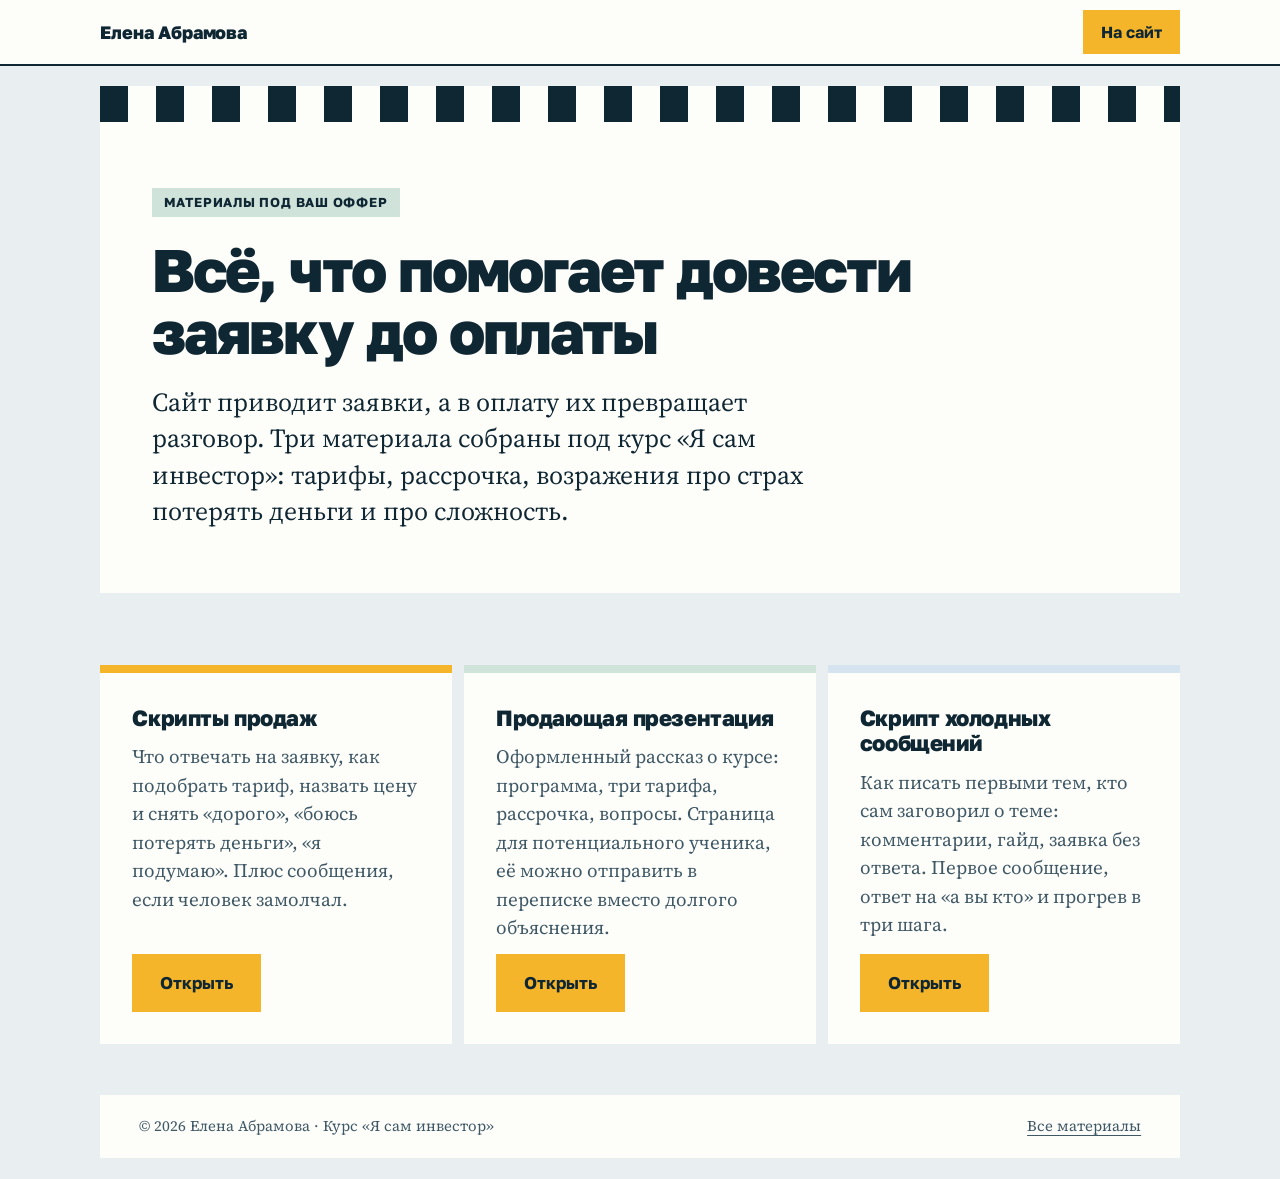
<file: materials.html>
<!doctype html>
<html lang="ru">
<head>
<meta charset="utf-8">
<meta name="viewport" content="width=device-width, initial-scale=1">
<title>Материалы к курсу | Я сам инвестор</title>
<meta name="robots" content="noindex, nofollow">
<meta name="theme-color" content="#e9eff0">
<link rel="icon" href="data:image/svg+xml,%3Csvg xmlns='http://www.w3.org/2000/svg' viewBox='0 0 32 32'%3E%3Ccircle cx='16' cy='16' r='13' fill='%23f4b52b' stroke='%230f2633' stroke-width='4'/%3E%3C/svg%3E">
<link rel="preconnect" href="https://fonts.googleapis.com">
<link rel="preconnect" href="https://fonts.gstatic.com" crossorigin>
<link href="https://fonts.googleapis.com/css2?family=Golos+Text:wght@500;700;800&family=Source+Serif+4:ital,wght@0,400;0,600;1,400&display=swap" rel="stylesheet">
<link rel="stylesheet" href="styles.css">
<link rel="stylesheet" href="materials.css">
</head>
<body class="doc">
<header class="dbar"><div class="dwrap dbar__in"><a class="dbar__mark" href="https://investor.abramova-elena.ru/">Елена Абрамова</a><div class="dbar__act"><a class="btn btn--sm" href="https://investor.abramova-elena.ru/">На сайт</a></div></div></header>
<main class="dwrap">
<section class="dhero"><div class="band" aria-hidden="true"><i></i><i></i><i></i><i></i><i></i><i></i><i></i><i></i><i></i><i></i><i></i><i></i><i></i><i></i><i></i><i></i><i></i><i></i><i></i><i></i><i></i><i></i><i></i><i></i><i></i><i></i><i></i><i></i><i></i><i></i><i></i><i></i><i></i><i></i><i></i><i></i><i></i><i></i><i></i><i></i></div><div class="dhero__body"><span class="dtag">Материалы под ваш оффер</span><h1>Всё, что помогает довести заявку до оплаты</h1><p class="lead">Сайт приводит заявки, а в оплату их превращает разговор. Три материала собраны под курс «Я сам инвестор»: тарифы, рассрочка, возражения про страх потерять деньги и про сложность.</p></div></section>
<section class="sec"><div class="grid3"><div class="mcard"><h3>Скрипты продаж</h3><p>Что отвечать на заявку, как подобрать тариф, назвать цену и снять «дорого», «боюсь потерять деньги», «я подумаю». Плюс сообщения, если человек замолчал.</p><a class="btn" href="scripts.html">Открыть</a></div><div class="mcard"><h3>Продающая презентация</h3><p>Оформленный рассказ о курсе: программа, три тарифа, рассрочка, вопросы. Страница для потенциального ученика, её можно отправить в переписке вместо долгого объяснения.</p><a class="btn" href="presentation.html">Открыть</a></div><div class="mcard"><h3>Скрипт холодных сообщений</h3><p>Как писать первыми тем, кто сам заговорил о теме: комментарии, гайд, заявка без ответа. Первое сообщение, ответ на «а вы кто» и прогрев в три шага.</p><a class="btn" href="outreach.html">Открыть</a></div></div></section></main>
<footer class="dwrap"><div class="dfoot"><span>© 2026 Елена Абрамова · Курс «Я сам инвестор»</span><a href="materials.html">Все материалы</a></div></footer>
</body>
</html>
</file>
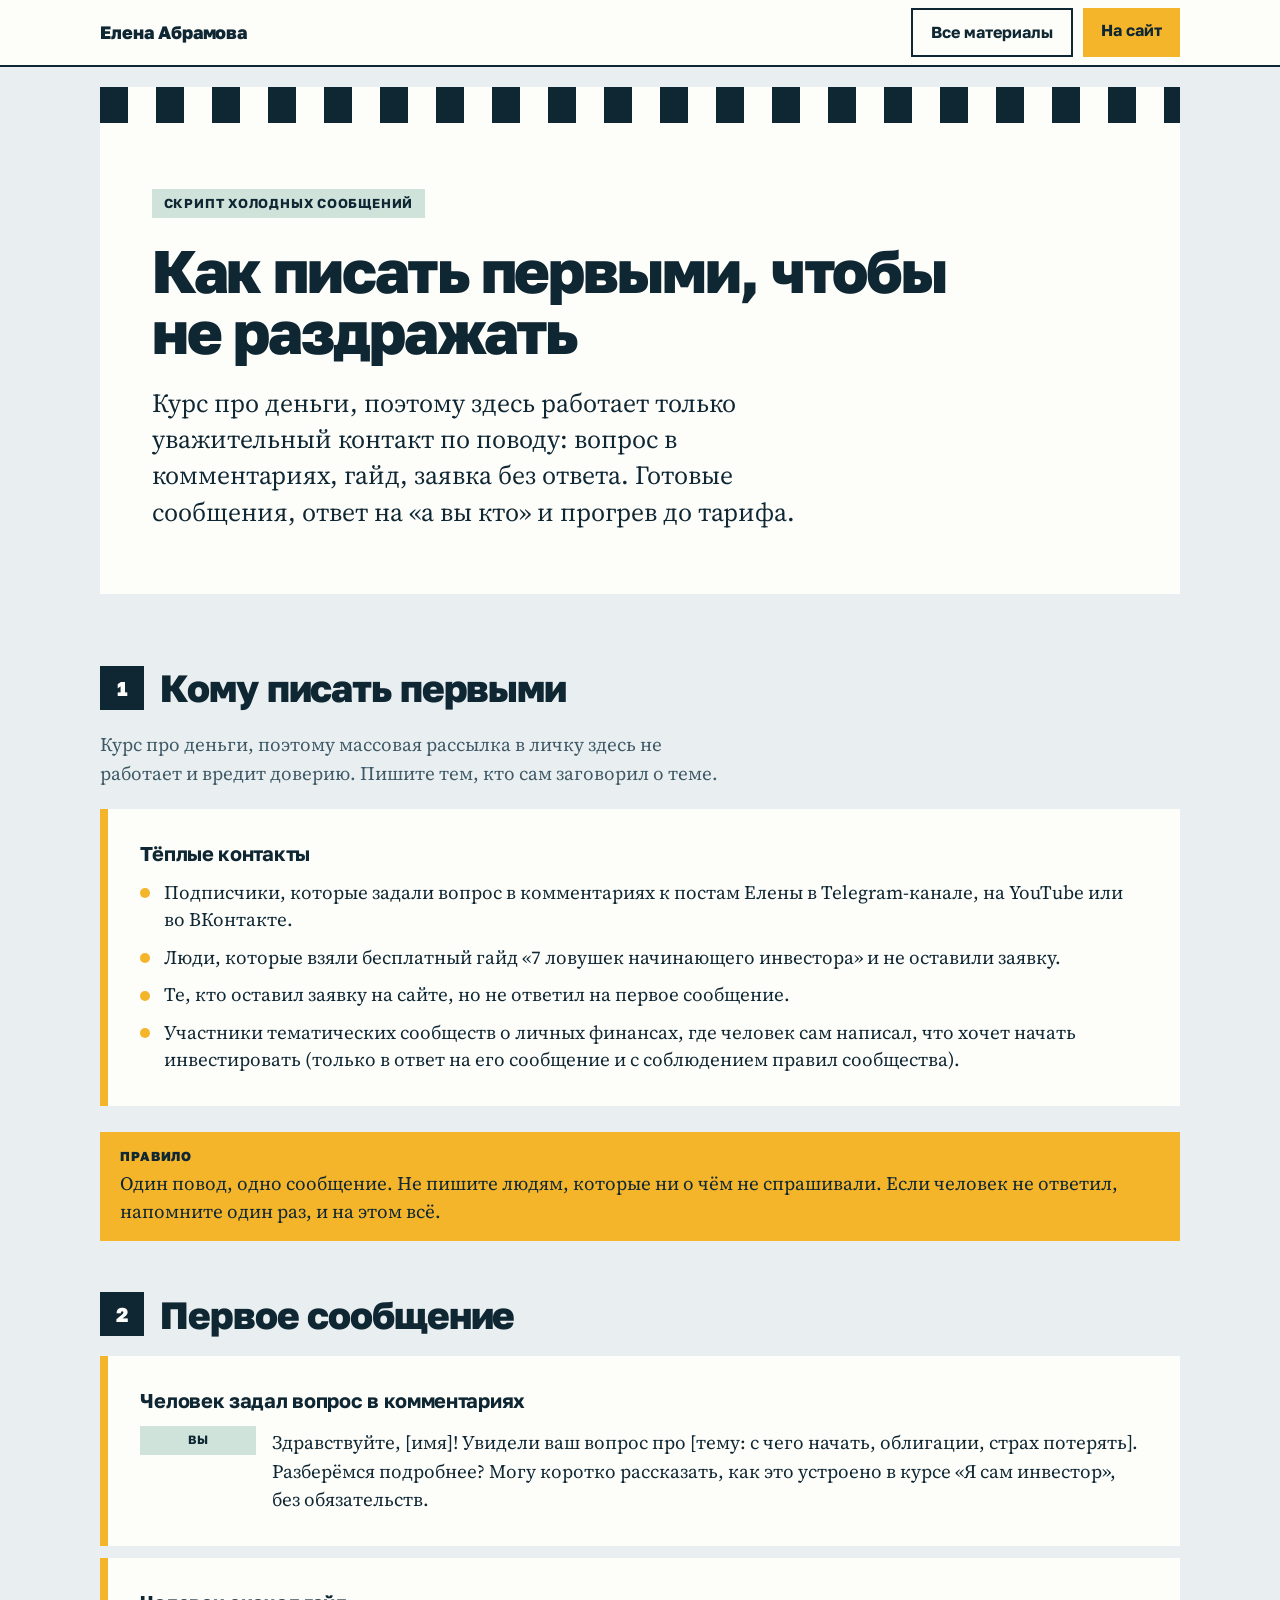
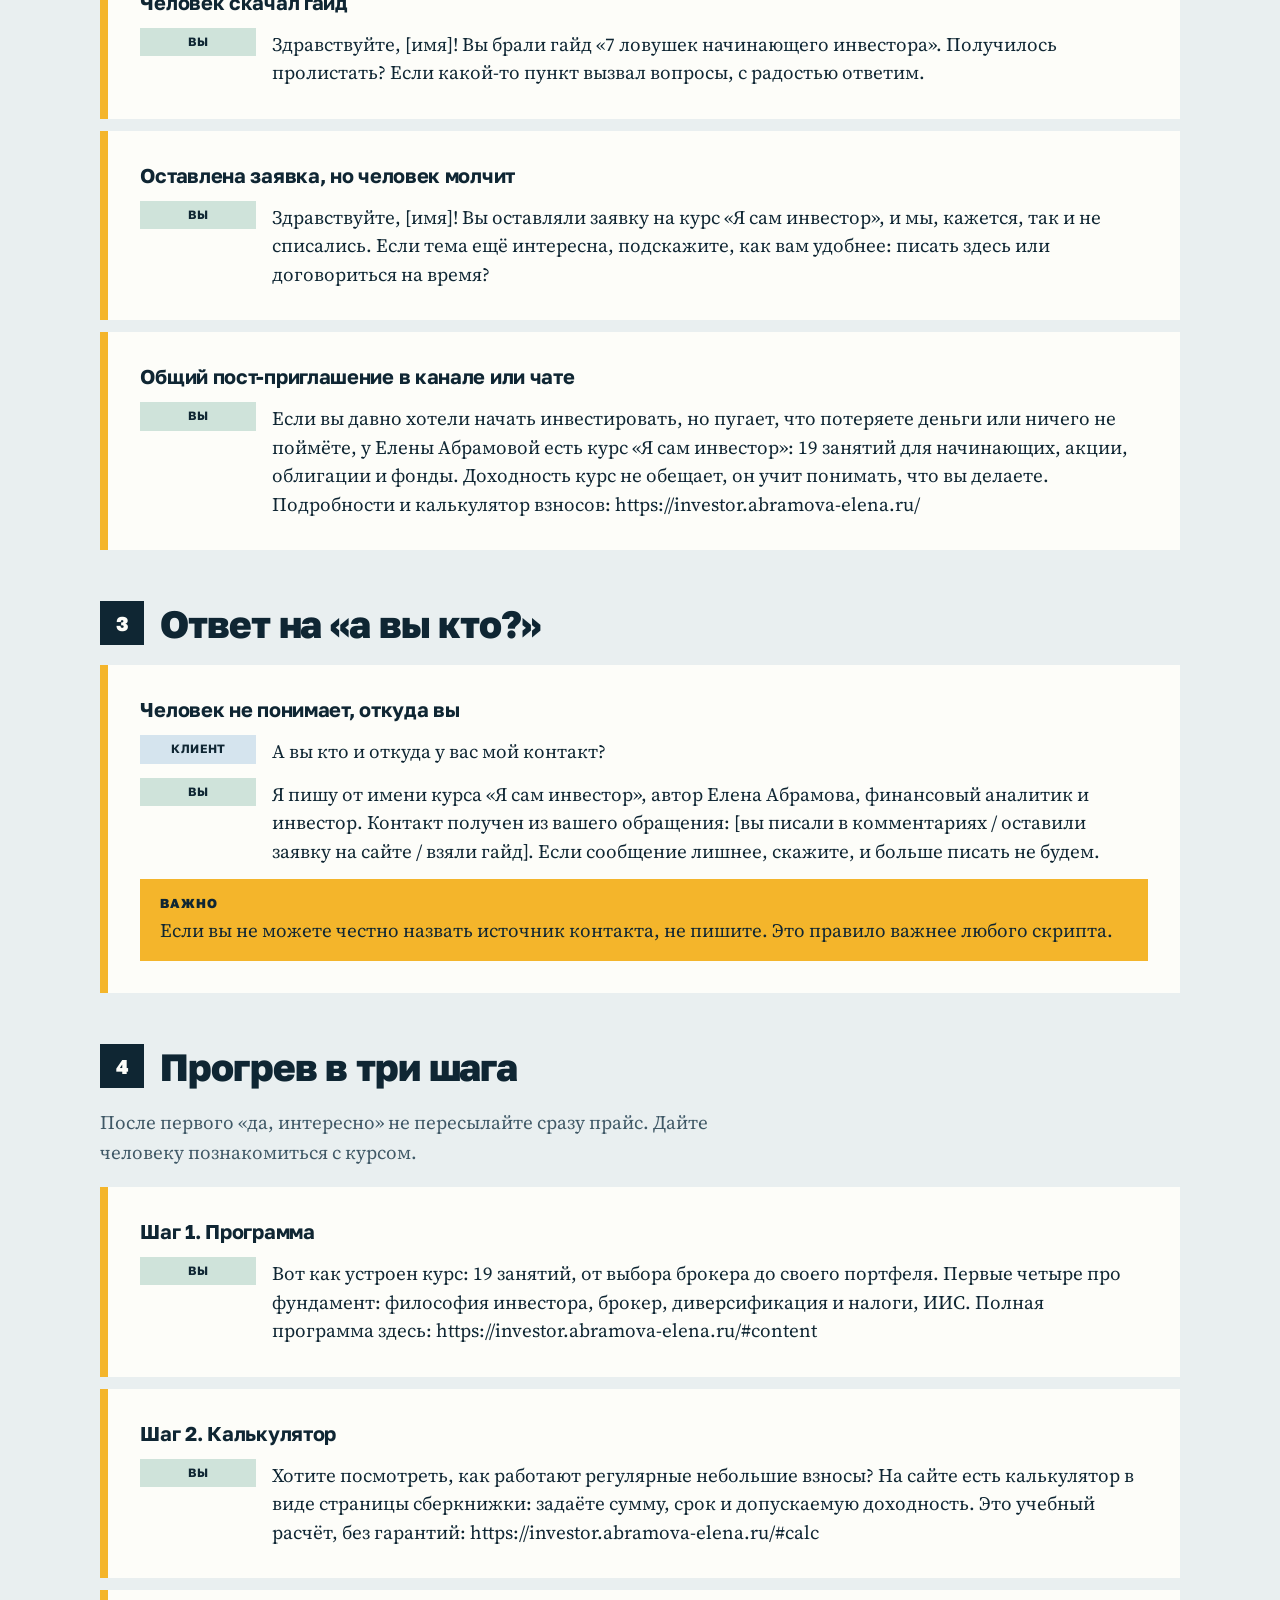
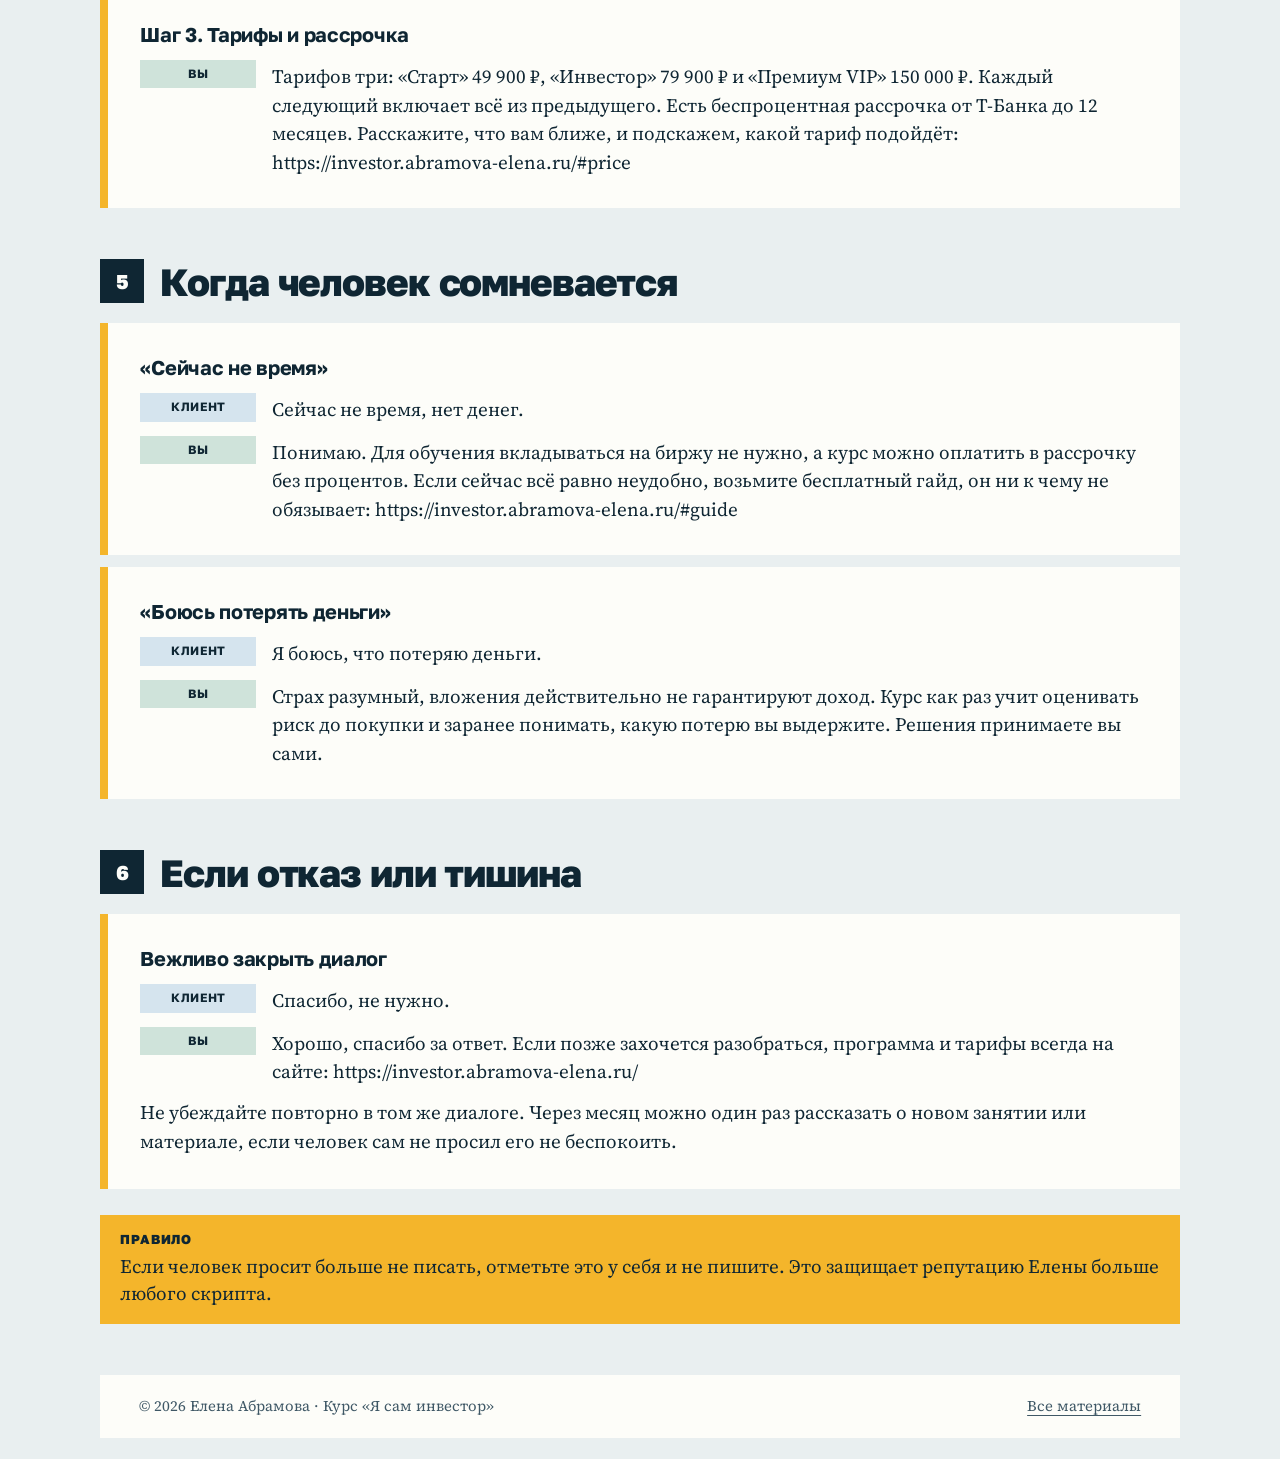
<file: outreach.html>
<!doctype html>
<html lang="ru">
<head>
<meta charset="utf-8">
<meta name="viewport" content="width=device-width, initial-scale=1">
<title>Скрипт холодных сообщений | Я сам инвестор</title>
<meta name="robots" content="noindex, nofollow">
<meta name="theme-color" content="#e9eff0">
<link rel="icon" href="data:image/svg+xml,%3Csvg xmlns='http://www.w3.org/2000/svg' viewBox='0 0 32 32'%3E%3Ccircle cx='16' cy='16' r='13' fill='%23f4b52b' stroke='%230f2633' stroke-width='4'/%3E%3C/svg%3E">
<link rel="preconnect" href="https://fonts.googleapis.com">
<link rel="preconnect" href="https://fonts.gstatic.com" crossorigin>
<link href="https://fonts.googleapis.com/css2?family=Golos+Text:wght@500;700;800&family=Source+Serif+4:ital,wght@0,400;0,600;1,400&display=swap" rel="stylesheet">
<link rel="stylesheet" href="styles.css">
<link rel="stylesheet" href="materials.css">
</head>
<body class="doc">
<header class="dbar"><div class="dwrap dbar__in"><a class="dbar__mark" href="https://investor.abramova-elena.ru/">Елена Абрамова</a><div class="dbar__act"><a class="btn btn--sm btn--line" href="materials.html">Все материалы</a><a class="btn btn--sm" href="https://investor.abramova-elena.ru/">На сайт</a></div></div></header>
<main class="dwrap">
<section class="dhero"><div class="band" aria-hidden="true"><i></i><i></i><i></i><i></i><i></i><i></i><i></i><i></i><i></i><i></i><i></i><i></i><i></i><i></i><i></i><i></i><i></i><i></i><i></i><i></i><i></i><i></i><i></i><i></i><i></i><i></i><i></i><i></i><i></i><i></i><i></i><i></i><i></i><i></i><i></i><i></i><i></i><i></i><i></i><i></i></div><div class="dhero__body"><span class="dtag">Скрипт холодных сообщений</span><h1>Как писать первыми, чтобы не раздражать</h1><p class="lead">Курс про деньги, поэтому здесь работает только уважительный контакт по поводу: вопрос в комментариях, гайд, заявка без ответа. Готовые сообщения, ответ на «а вы кто» и прогрев до тарифа.</p></div></section>
<section class="sec"><div class="sec__head"><span class="sec__num">1</span><h2>Кому писать первыми</h2></div><p class="sec__intro">Курс про деньги, поэтому массовая рассылка в личку здесь не работает и вредит доверию. Пишите тем, кто сам заговорил о теме.</p><div class="sec__body"><div class="block"><h3>Тёплые контакты</h3><ul class="list"><li>Подписчики, которые задали вопрос в комментариях к постам Елены в Telegram-канале, на YouTube или во ВКонтакте.</li><li>Люди, которые взяли бесплатный гайд «7 ловушек начинающего инвестора» и не оставили заявку.</li><li>Те, кто оставил заявку на сайте, но не ответил на первое сообщение.</li><li>Участники тематических сообществ о личных финансах, где человек сам написал, что хочет начать инвестировать (только в ответ на его сообщение и с соблюдением правил сообщества).</li></ul></div><aside class="tip"><b>Правило</b><span>Один повод, одно сообщение. Не пишите людям, которые ни о чём не спрашивали. Если человек не ответил, напомните один раз, и на этом всё.</span></aside></div></section><section class="sec"><div class="sec__head"><span class="sec__num">2</span><h2>Первое сообщение</h2></div><div class="sec__body"><div class="block"><h3>Человек задал вопрос в комментариях</h3><p class="say say--you"><span class="who">Вы</span><span class="txt">Здравствуйте, [имя]! Увидели ваш вопрос про [тему: с чего начать, облигации, страх потерять]. Разберёмся подробнее? Могу коротко рассказать, как это устроено в курсе «Я сам инвестор», без обязательств.</span></p></div><div class="block"><h3>Человек скачал гайд</h3><p class="say say--you"><span class="who">Вы</span><span class="txt">Здравствуйте, [имя]! Вы брали гайд «7 ловушек начинающего инвестора». Получилось пролистать? Если какой-то пункт вызвал вопросы, с радостью ответим.</span></p></div><div class="block"><h3>Оставлена заявка, но человек молчит</h3><p class="say say--you"><span class="who">Вы</span><span class="txt">Здравствуйте, [имя]! Вы оставляли заявку на курс «Я сам инвестор», и мы, кажется, так и не списались. Если тема ещё интересна, подскажите, как вам удобнее: писать здесь или договориться на время?</span></p></div><div class="block"><h3>Общий пост-приглашение в канале или чате</h3><p class="say say--you"><span class="who">Вы</span><span class="txt">Если вы давно хотели начать инвестировать, но пугает, что потеряете деньги или ничего не поймёте, у Елены Абрамовой есть курс «Я сам инвестор»: 19 занятий для начинающих, акции, облигации и фонды. Доходность курс не обещает, он учит понимать, что вы делаете. Подробности и калькулятор взносов: https://investor.abramova-elena.ru/</span></p></div></div></section><section class="sec"><div class="sec__head"><span class="sec__num">3</span><h2>Ответ на «а вы кто?»</h2></div><div class="sec__body"><div class="block"><h3>Человек не понимает, откуда вы</h3><p class="say say--cl"><span class="who">Клиент</span><span class="txt">А вы кто и откуда у вас мой контакт?</span></p><p class="say say--you"><span class="who">Вы</span><span class="txt">Я пишу от имени курса «Я сам инвестор», автор Елена Абрамова, финансовый аналитик и инвестор. Контакт получен из вашего обращения: [вы писали в комментариях / оставили заявку на сайте / взяли гайд]. Если сообщение лишнее, скажите, и больше писать не будем.</span></p><aside class="tip"><b>Важно</b><span>Если вы не можете честно назвать источник контакта, не пишите. Это правило важнее любого скрипта.</span></aside></div></div></section><section class="sec"><div class="sec__head"><span class="sec__num">4</span><h2>Прогрев в три шага</h2></div><p class="sec__intro">После первого «да, интересно» не пересылайте сразу прайс. Дайте человеку познакомиться с курсом.</p><div class="sec__body"><div class="block"><h3>Шаг 1. Программа</h3><p class="say say--you"><span class="who">Вы</span><span class="txt">Вот как устроен курс: 19 занятий, от выбора брокера до своего портфеля. Первые четыре про фундамент: философия инвестора, брокер, диверсификация и налоги, ИИС. Полная программа здесь: https://investor.abramova-elena.ru/#content</span></p></div><div class="block"><h3>Шаг 2. Калькулятор</h3><p class="say say--you"><span class="who">Вы</span><span class="txt">Хотите посмотреть, как работают регулярные небольшие взносы? На сайте есть калькулятор в виде страницы сберкнижки: задаёте сумму, срок и допускаемую доходность. Это учебный расчёт, без гарантий: https://investor.abramova-elena.ru/#calc</span></p></div><div class="block"><h3>Шаг 3. Тарифы и рассрочка</h3><p class="say say--you"><span class="who">Вы</span><span class="txt">Тарифов три: «Старт» 49 900 ₽, «Инвестор» 79 900 ₽ и «Премиум VIP» 150 000 ₽. Каждый следующий включает всё из предыдущего. Есть беспроцентная рассрочка от Т-Банка до 12 месяцев. Расскажите, что вам ближе, и подскажем, какой тариф подойдёт: https://investor.abramova-elena.ru/#price</span></p></div></div></section><section class="sec"><div class="sec__head"><span class="sec__num">5</span><h2>Когда человек сомневается</h2></div><div class="sec__body"><div class="block"><h3>«Сейчас не время»</h3><p class="say say--cl"><span class="who">Клиент</span><span class="txt">Сейчас не время, нет денег.</span></p><p class="say say--you"><span class="who">Вы</span><span class="txt">Понимаю. Для обучения вкладываться на биржу не нужно, а курс можно оплатить в рассрочку без процентов. Если сейчас всё равно неудобно, возьмите бесплатный гайд, он ни к чему не обязывает: https://investor.abramova-elena.ru/#guide</span></p></div><div class="block"><h3>«Боюсь потерять деньги»</h3><p class="say say--cl"><span class="who">Клиент</span><span class="txt">Я боюсь, что потеряю деньги.</span></p><p class="say say--you"><span class="who">Вы</span><span class="txt">Страх разумный, вложения действительно не гарантируют доход. Курс как раз учит оценивать риск до покупки и заранее понимать, какую потерю вы выдержите. Решения принимаете вы сами.</span></p></div></div></section><section class="sec"><div class="sec__head"><span class="sec__num">6</span><h2>Если отказ или тишина</h2></div><div class="sec__body"><div class="block"><h3>Вежливо закрыть диалог</h3><p class="say say--cl"><span class="who">Клиент</span><span class="txt">Спасибо, не нужно.</span></p><p class="say say--you"><span class="who">Вы</span><span class="txt">Хорошо, спасибо за ответ. Если позже захочется разобраться, программа и тарифы всегда на сайте: https://investor.abramova-elena.ru/</span></p><p class="para">Не убеждайте повторно в том же диалоге. Через месяц можно один раз рассказать о новом занятии или материале, если человек сам не просил его не беспокоить.</p></div><aside class="tip"><b>Правило</b><span>Если человек просит больше не писать, отметьте это у себя и не пишите. Это защищает репутацию Елены больше любого скрипта.</span></aside></div></section></main>
<footer class="dwrap"><div class="dfoot"><span>© 2026 Елена Абрамова · Курс «Я сам инвестор»</span><a href="materials.html">Все материалы</a></div></footer>
</body>
</html>
</file>
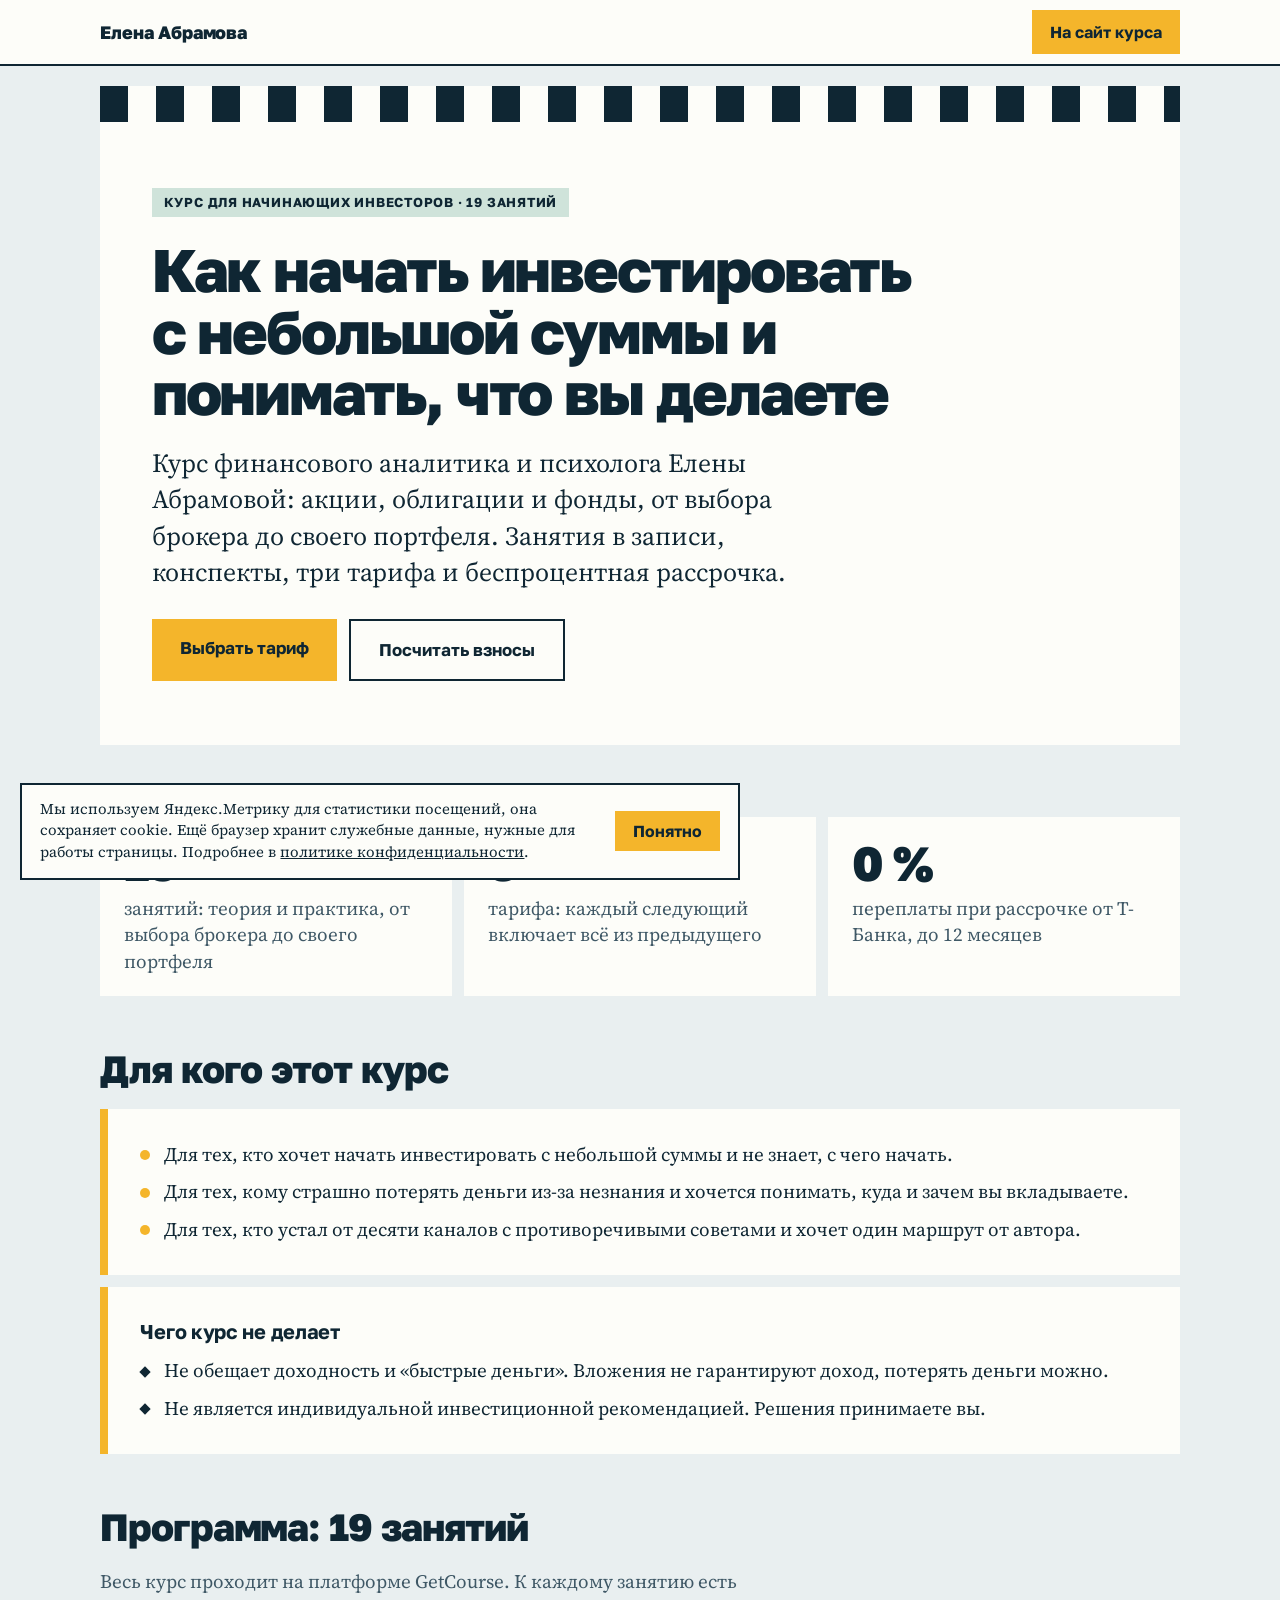
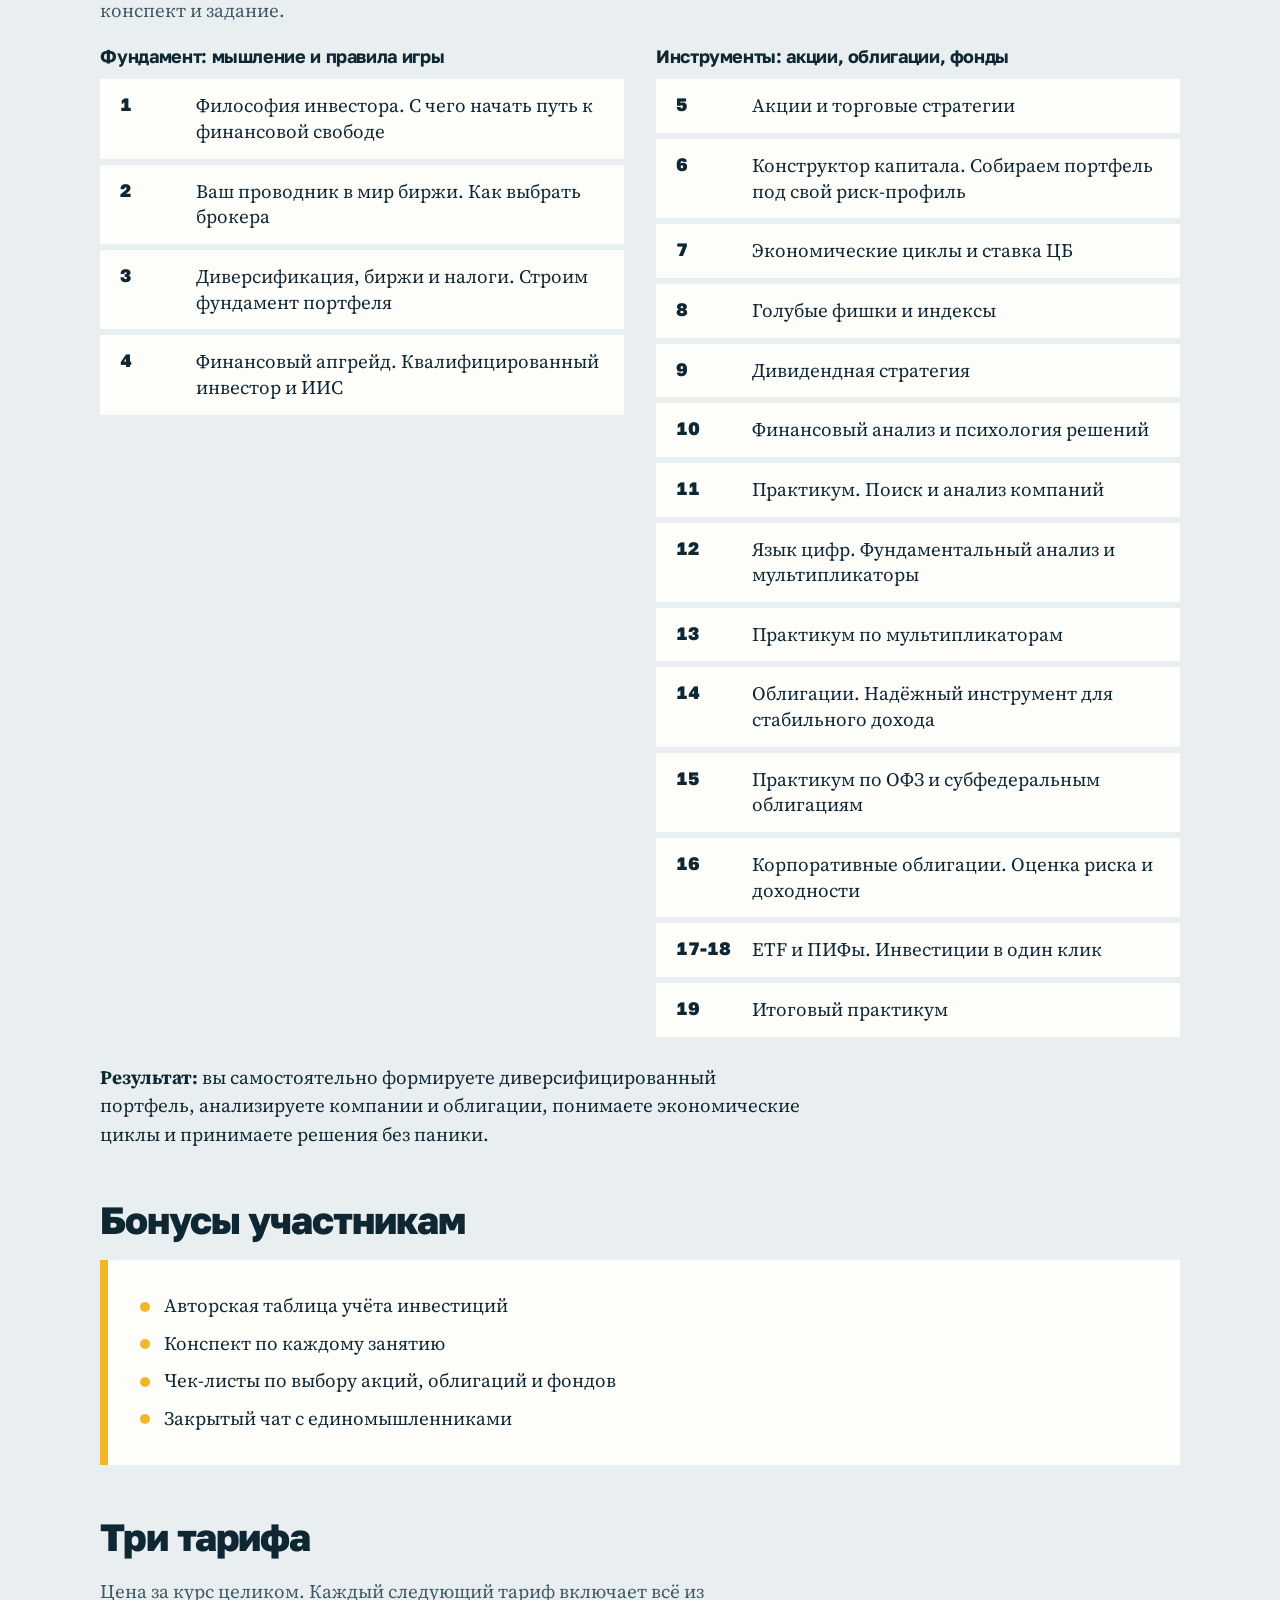
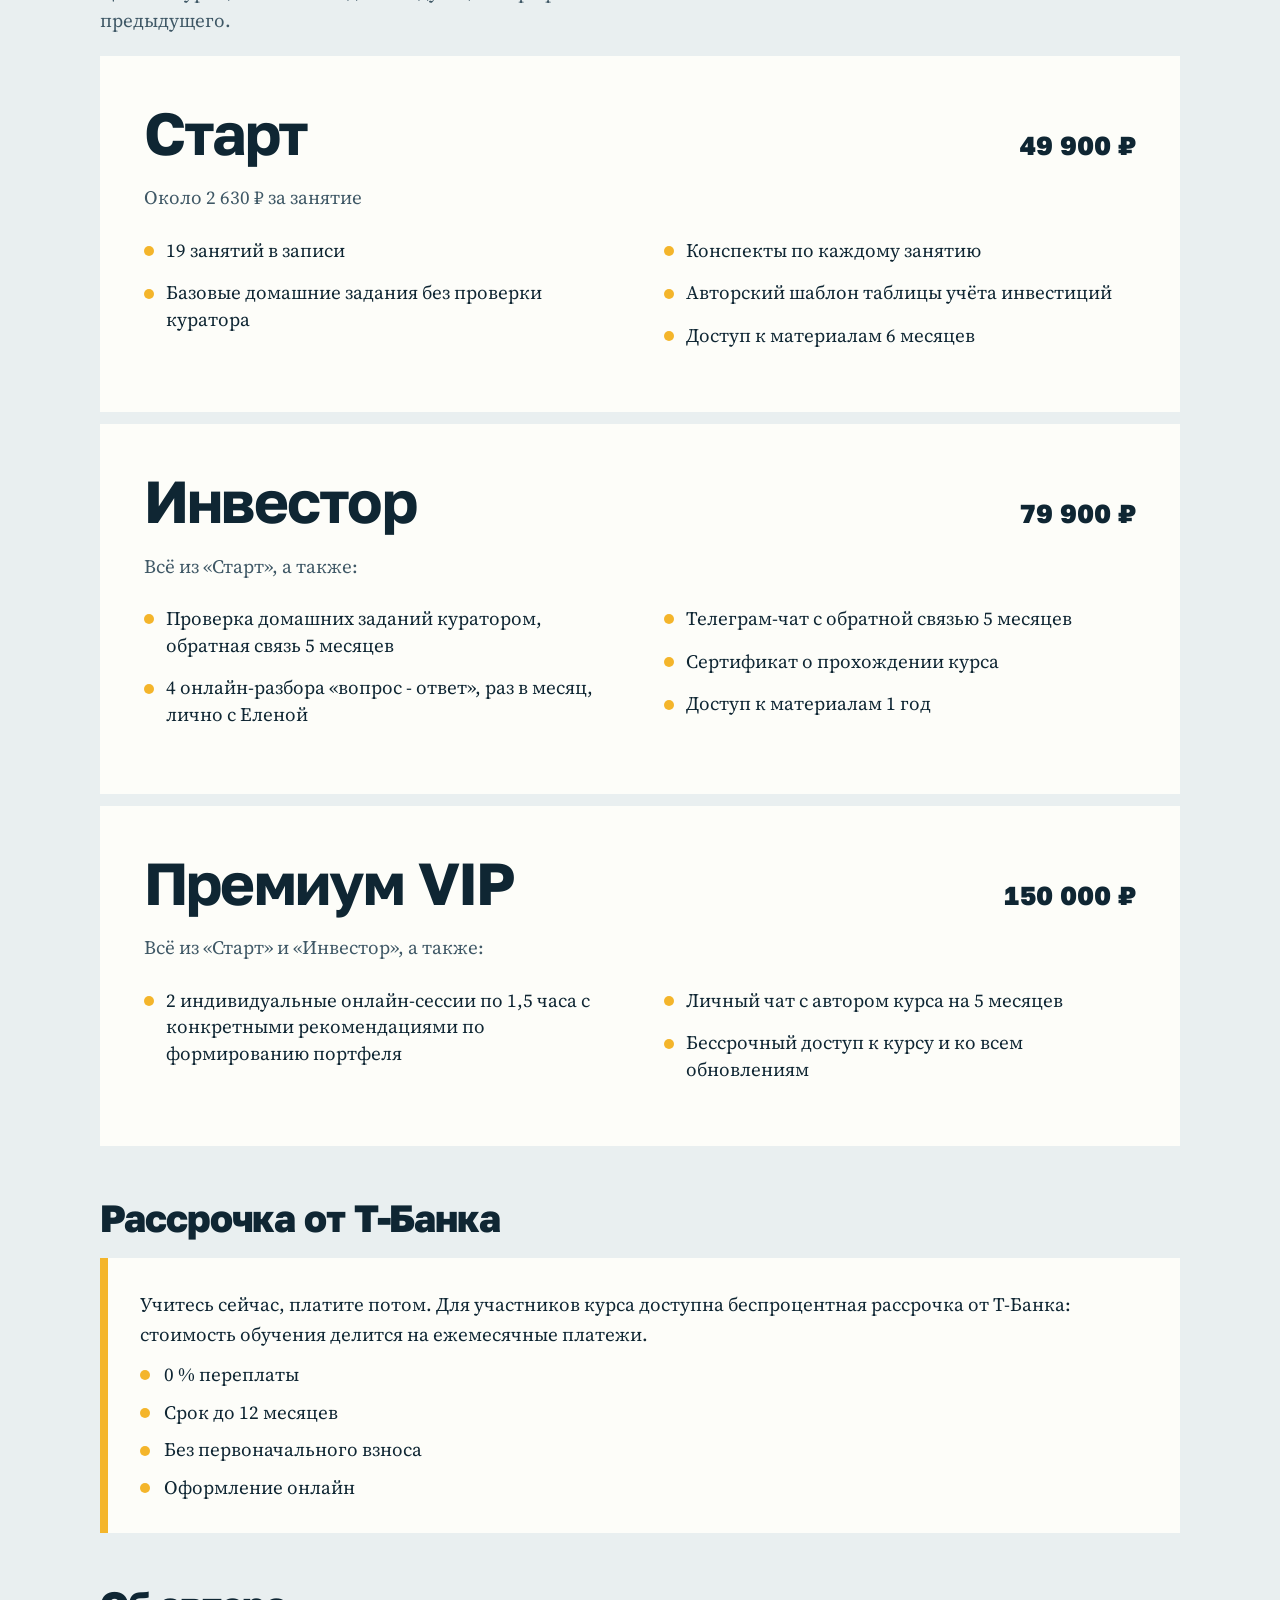
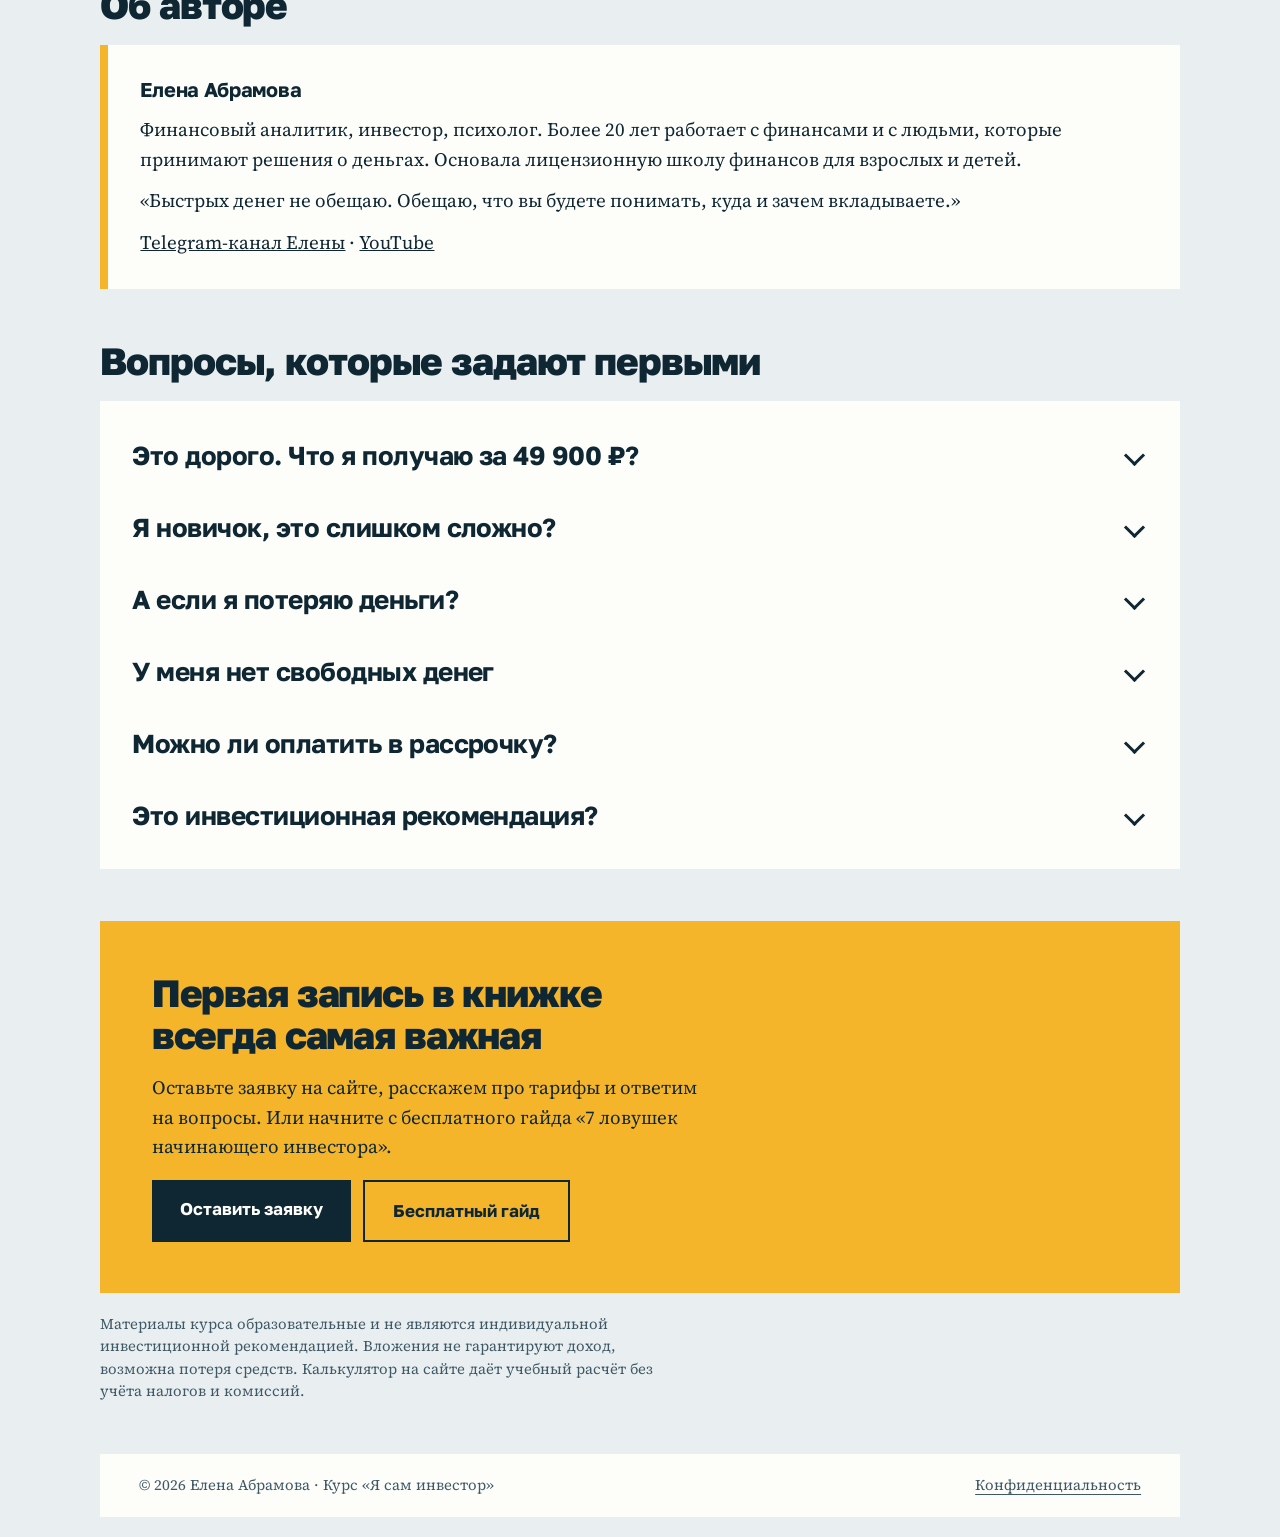
<file: presentation.html>
<!doctype html>
<html lang="ru">
<head>
<meta charset="utf-8">
<meta name="viewport" content="width=device-width, initial-scale=1">
<title>Я сам инвестор: презентация курса Елены Абрамовой</title>
<meta name="description" content="Курс «Я сам инвестор»: 19 занятий для начинающих, программа, три тарифа от 49 900 ₽, беспроцентная рассрочка Т-Банка и ответы на частые вопросы.">
<link rel="canonical" href="https://investor.abramova-elena.ru/presentation.html">
<meta name="robots" content="index, follow, max-image-preview:large">
<meta property="og:type" content="website">
<meta property="og:locale" content="ru_RU">
<meta property="og:site_name" content="Я сам инвестор">
<meta property="og:url" content="https://investor.abramova-elena.ru/presentation.html">
<meta property="og:title" content="Я сам инвестор: презентация курса Елены Абрамовой">
<meta property="og:description" content="Курс «Я сам инвестор»: 19 занятий для начинающих, программа, три тарифа от 49 900 ₽, беспроцентная рассрочка Т-Банка и ответы на частые вопросы.">
<meta property="og:image" content="https://investor.abramova-elena.ru/assets/elena-web.jpg">
<meta name="twitter:card" content="summary_large_image">
<meta name="theme-color" content="#e9eff0">
<link rel="icon" href="data:image/svg+xml,%3Csvg xmlns='http://www.w3.org/2000/svg' viewBox='0 0 32 32'%3E%3Ccircle cx='16' cy='16' r='13' fill='%23f4b52b' stroke='%230f2633' stroke-width='4'/%3E%3C/svg%3E">
<link rel="preconnect" href="https://fonts.googleapis.com">
<link rel="preconnect" href="https://fonts.gstatic.com" crossorigin>
<link href="https://fonts.googleapis.com/css2?family=Golos+Text:wght@500;700;800&family=Source+Serif+4:ital,wght@0,400;0,600;1,400&display=swap" rel="stylesheet">
<link rel="stylesheet" href="styles.css">
<link rel="stylesheet" href="materials.css">
<script>
(function(m,e,t,r,i,k,a){m[i]=m[i]||function(){(m[i].a=m[i].a||[]).push(arguments)};m[i].l=1*new Date();for(var j=0;j<document.scripts.length;j++){if(document.scripts[j].src===r){return;}}k=e.createElement(t),a=e.getElementsByTagName(t)[0],k.async=1,k.src=r,a.parentNode.insertBefore(k,a)})(window,document,"script","https://mc.yandex.ru/metrika/tag.js","ym");
ym(114668679,"init",{clickmap:true,trackLinks:true,accurateTrackBounce:true});
</script>
<noscript><div><img src="https://mc.yandex.ru/watch/114668679" style="position:absolute;left:-9999px" alt=""></div></noscript>
</head>
<body class="doc">
<header class="dbar"><div class="dwrap dbar__in"><a class="dbar__mark" href="https://investor.abramova-elena.ru/">Елена Абрамова</a><div class="dbar__act"><a class="btn btn--sm" href="https://investor.abramova-elena.ru/">На сайт курса</a></div></div></header>
<main class="dwrap">
<section class="dhero"><div class="band" aria-hidden="true"><i></i><i></i><i></i><i></i><i></i><i></i><i></i><i></i><i></i><i></i><i></i><i></i><i></i><i></i><i></i><i></i><i></i><i></i><i></i><i></i><i></i><i></i><i></i><i></i><i></i><i></i><i></i><i></i><i></i><i></i><i></i><i></i><i></i><i></i><i></i><i></i><i></i><i></i><i></i><i></i></div><div class="dhero__body"><span class="dtag">Курс для начинающих инвесторов · 19 занятий</span><h1>Как начать инвестировать с небольшой суммы и понимать, что вы делаете</h1><p class="lead">Курс финансового аналитика и психолога Елены Абрамовой: акции, облигации и фонды, от выбора брокера до своего портфеля. Занятия в записи, конспекты, три тарифа и беспроцентная рассрочка.</p><div class="dhero__act"><a class="btn" href="https://investor.abramova-elena.ru/#price">Выбрать тариф</a><a class="btn btn--line" href="https://investor.abramova-elena.ru/#calc">Посчитать взносы</a></div></div></section>
<section class="sec"><div class="grid3"><div class="stat"><b>19</b><span>занятий: теория и практика, от выбора брокера до своего портфеля</span></div><div class="stat"><b>3</b><span>тарифа: каждый следующий включает всё из предыдущего</span></div><div class="stat"><b>0 %</b><span>переплаты при рассрочке от Т-Банка, до 12 месяцев</span></div></div></section><section class="sec"><div class="sec__head"><h2>Для кого этот курс</h2></div><div class="sec__body"><div class="block"><ul class="list"><li>Для тех, кто хочет начать инвестировать с небольшой суммы и не знает, с чего начать.</li><li>Для тех, кому страшно потерять деньги из-за незнания и хочется понимать, куда и зачем вы вкладываете.</li><li>Для тех, кто устал от десяти каналов с противоречивыми советами и хочет один маршрут от автора.</li></ul></div><div class="block"><h3>Чего курс не делает</h3><ul class="list list--no"><li>Не обещает доходность и «быстрые деньги». Вложения не гарантируют доход, потерять деньги можно.</li><li>Не является индивидуальной инвестиционной рекомендацией. Решения принимаете вы.</li></ul></div></div></section><section class="sec"><div class="sec__head"><h2>Программа: 19 занятий</h2></div><p class="sec__intro">Весь курс проходит на платформе GetCourse. К каждому занятию есть конспект и задание.</p><div class="prog-lessons"><div><h3>Фундамент: мышление и правила игры</h3><ul class="les"><li><b>1</b><span>Философия инвестора. С чего начать путь к финансовой свободе</span></li><li><b>2</b><span>Ваш проводник в мир биржи. Как выбрать брокера</span></li><li><b>3</b><span>Диверсификация, биржи и налоги. Строим фундамент портфеля</span></li><li><b>4</b><span>Финансовый апгрейд. Квалифицированный инвестор и ИИС</span></li></ul></div><div><h3>Инструменты: акции, облигации, фонды</h3><ul class="les"><li><b>5</b><span>Акции и торговые стратегии</span></li><li><b>6</b><span>Конструктор капитала. Собираем портфель под свой риск-профиль</span></li><li><b>7</b><span>Экономические циклы и ставка ЦБ</span></li><li><b>8</b><span>Голубые фишки и индексы</span></li><li><b>9</b><span>Дивидендная стратегия</span></li><li><b>10</b><span>Финансовый анализ и психология решений</span></li><li><b>11</b><span>Практикум. Поиск и анализ компаний</span></li><li><b>12</b><span>Язык цифр. Фундаментальный анализ и мультипликаторы</span></li><li><b>13</b><span>Практикум по мультипликаторам</span></li><li><b>14</b><span>Облигации. Надёжный инструмент для стабильного дохода</span></li><li><b>15</b><span>Практикум по ОФЗ и субфедеральным облигациям</span></li><li><b>16</b><span>Корпоративные облигации. Оценка риска и доходности</span></li><li><b>17-18</b><span>ETF и ПИФы. Инвестиции в один клик</span></li><li><b>19</b><span>Итоговый практикум</span></li></ul></div></div><p class="dnote" style="font-size:var(--s-body);color:var(--ink)"><b>Результат:</b> вы самостоятельно формируете диверсифицированный портфель, анализируете компании и облигации, понимаете экономические циклы и принимаете решения без паники.</p></section><section class="sec"><div class="sec__head"><h2>Бонусы участникам</h2></div><div class="sec__body"><div class="block"><ul class="list"><li>Авторская таблица учёта инвестиций</li><li>Конспект по каждому занятию</li><li>Чек-листы по выбору акций, облигаций и фондов</li><li>Закрытый чат с единомышленниками</li></ul></div></div></section><section class="sec"><div class="sec__head"><h2>Три тарифа</h2></div><p class="sec__intro">Цена за курс целиком. Каждый следующий тариф включает всё из предыдущего.</p><div class="sec__body"><div class="tier"><div class="tier__top"><h3>Старт</h3><span class="tier__price">49 900 ₽</span></div><p class="tier__sub">Около 2 630 ₽ за занятие</p><ul><li>19 занятий в записи</li><li>Базовые домашние задания без проверки куратора</li><li>Конспекты по каждому занятию</li><li>Авторский шаблон таблицы учёта инвестиций</li><li>Доступ к материалам 6 месяцев</li></ul></div><div class="tier"><div class="tier__top"><h3>Инвестор</h3><span class="tier__price">79 900 ₽</span></div><p class="tier__sub">Всё из «Старт», а также:</p><ul><li>Проверка домашних заданий куратором, обратная связь 5 месяцев</li><li>4 онлайн-разбора «вопрос - ответ», раз в месяц, лично с Еленой</li><li>Телеграм-чат с обратной связью 5 месяцев</li><li>Сертификат о прохождении курса</li><li>Доступ к материалам 1 год</li></ul></div><div class="tier"><div class="tier__top"><h3>Премиум VIP</h3><span class="tier__price">150 000 ₽</span></div><p class="tier__sub">Всё из «Старт» и «Инвестор», а также:</p><ul><li>2 индивидуальные онлайн-сессии по 1,5 часа с конкретными рекомендациями по формированию портфеля</li><li>Личный чат с автором курса на 5 месяцев</li><li>Бессрочный доступ к курсу и ко всем обновлениям</li></ul></div></div></section><section class="sec"><div class="sec__head"><h2>Рассрочка от Т-Банка</h2></div><div class="sec__body"><div class="block"><p class="para">Учитесь сейчас, платите потом. Для участников курса доступна беспроцентная рассрочка от Т-Банка: стоимость обучения делится на ежемесячные платежи.</p><ul class="list"><li>0 % переплаты</li><li>Срок до 12 месяцев</li><li>Без первоначального взноса</li><li>Оформление онлайн</li></ul></div></div></section><section class="sec"><div class="sec__head"><h2>Об авторе</h2></div><div class="sec__body"><div class="block"><h3>Елена Абрамова</h3><p class="para">Финансовый аналитик, инвестор, психолог. Более 20 лет работает с финансами и с людьми, которые принимают решения о деньгах. Основала лицензионную школу финансов для взрослых и детей.</p><p class="para">«Быстрых денег не обещаю. Обещаю, что вы будете понимать, куда и зачем вкладываете.»</p><p class="para"><a href="https://t.me/finance4us" target="_blank" rel="noopener">Telegram-канал Елены</a> · <a href="https://youtube.com/@Elena.Abramova" target="_blank" rel="noopener">YouTube</a></p></div></div></section><section class="sec"><div class="sec__head"><h2>Вопросы, которые задают первыми</h2></div><div class="dq"><div class="qa"><details><summary>Это дорого. Что я получаю за 49 900 ₽?</summary><p>В «Старте» 19 занятий, конспекты и шаблон таблицы учёта: около 2 630 ₽ за занятие. Если нужны проверка заданий и живые разборы с Еленой, есть «Инвестор».</p></details><details><summary>Я новичок, это слишком сложно?</summary><p>Курс начинается с основ. К каждому занятию есть конспект и задание, а в «Инвесторе» куратор проверяет работы и подсказывает, что поправить.</p></details><details><summary>А если я потеряю деньги?</summary><p>Потерять можно: инвестиции не гарантируют доход. Курс учит оценивать риск, делить деньги между инструментами и не вкладывать сумму, потеря которой вам не по силам. Решения принимаете вы.</p></details><details><summary>У меня нет свободных денег</summary><p>Для обучения вкладываться не нужно. Пройдите занятия, заполните таблицу учёта и решите, с какой суммы стартовать.</p></details><details><summary>Можно ли оплатить в рассрочку?</summary><p>Да. Для участников курса доступна беспроцентная рассрочка от Т-Банка: до 12 месяцев, без первоначального взноса, оформление онлайн.</p></details><details><summary>Это инвестиционная рекомендация?</summary><p>Нет. Курс образовательный, общие материалы не заменяют индивидуальную консультацию. Рекомендации по структуре портфеля обсуждаются на сессиях тарифа «Премиум VIP», решение остаётся за вами.</p></details></div></div></section><section class="dcta"><h2>Первая запись в книжке всегда самая важная</h2><p>Оставьте заявку на сайте, расскажем про тарифы и ответим на вопросы. Или начните с бесплатного гайда «7 ловушек начинающего инвестора».</p><div class="dcta__act"><a class="btn" href="https://investor.abramova-elena.ru/#contact">Оставить заявку</a><a class="btn btn--line" href="https://investor.abramova-elena.ru/#guide">Бесплатный гайд</a></div></section><p class="dnote">Материалы курса образовательные и не являются индивидуальной инвестиционной рекомендацией. Вложения не гарантируют доход, возможна потеря средств. Калькулятор на сайте даёт учебный расчёт без учёта налогов и комиссий.</p></main>
<footer class="dwrap"><div class="dfoot"><span>© 2026 Елена Абрамова · Курс «Я сам инвестор»</span><a href="privacy.html">Конфиденциальность</a></div></footer>
<div class="cookie" id="cookie" role="region" aria-label="Уведомление о cookie" hidden>
  <p>Мы используем Яндекс.Метрику для статистики посещений, она сохраняет cookie. Ещё браузер хранит служебные данные, нужные для работы страницы. Подробнее в <a href="privacy.html">политике конфиденциальности</a>.</p>
  <button class="btn btn--sm" id="cookieOk" type="button">Понятно</button>
</div>
<script src="materials.js"></script>
</body>
</html>
</file>
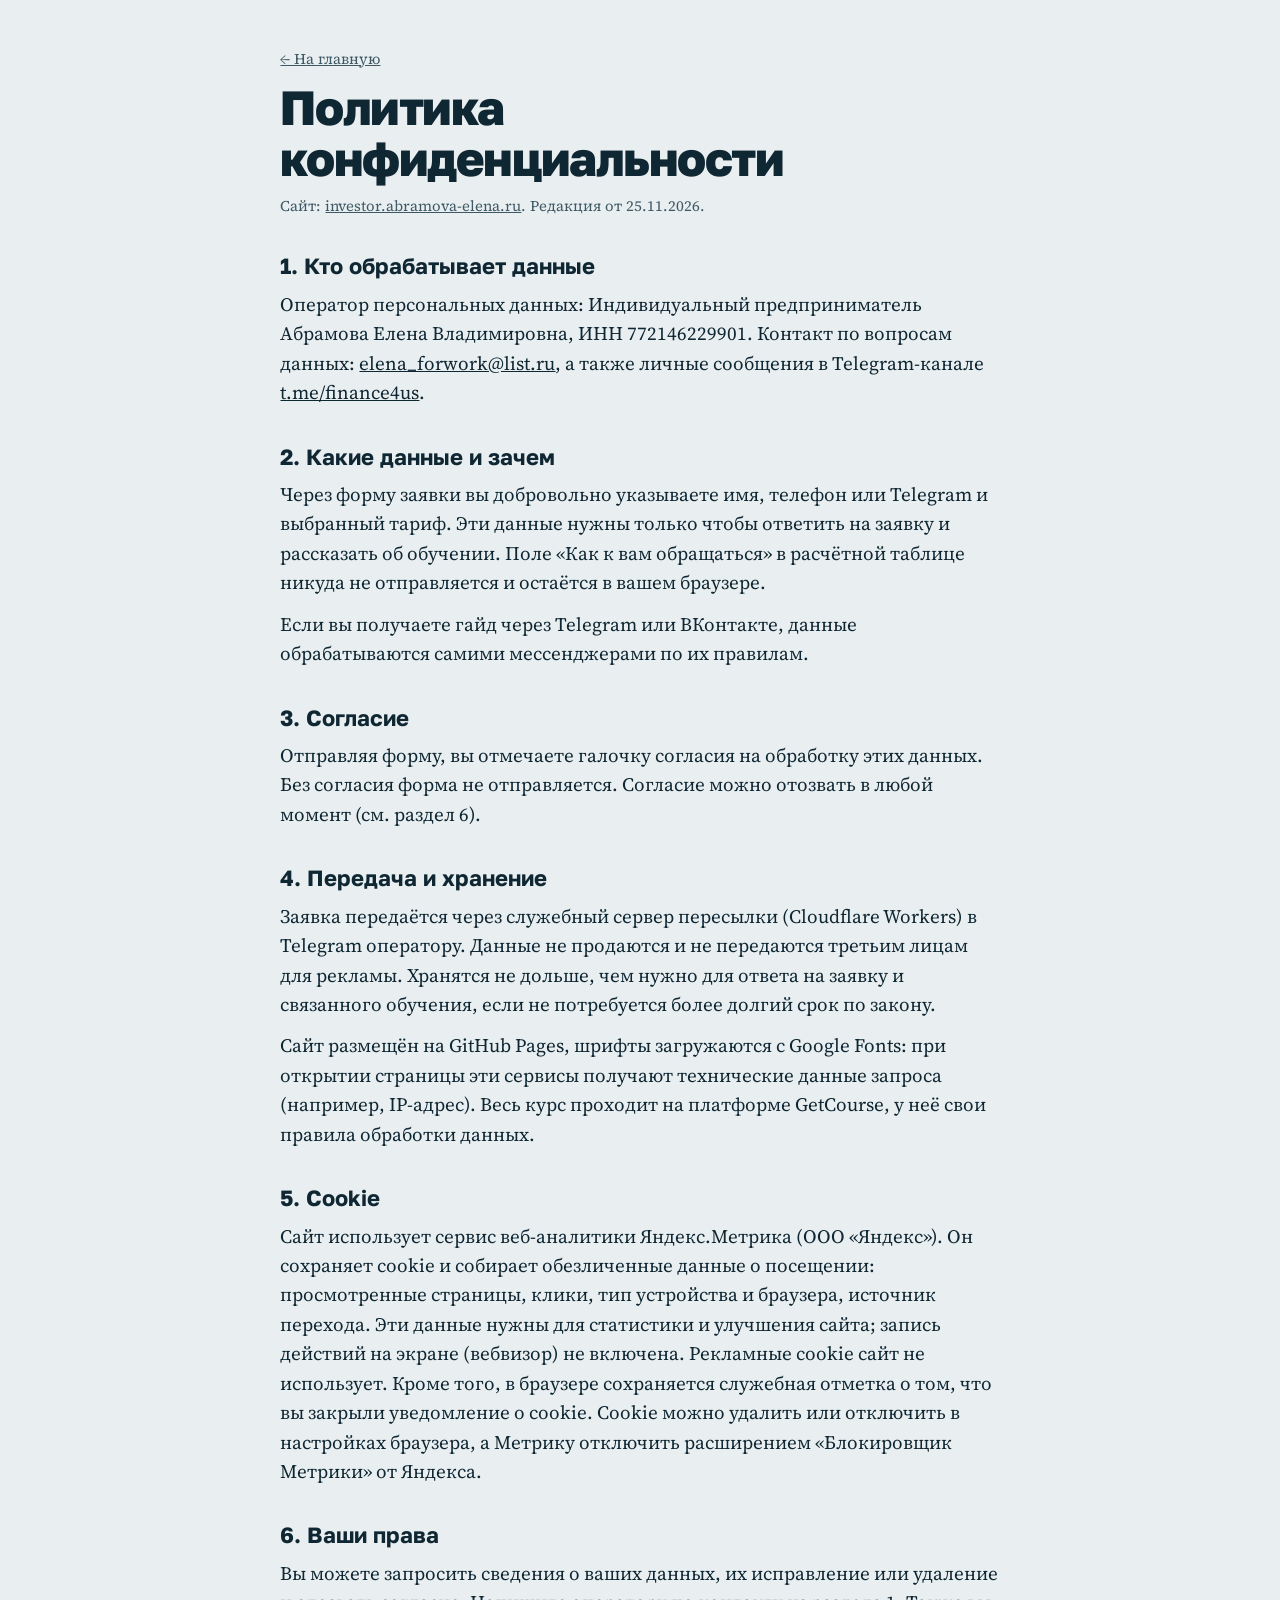
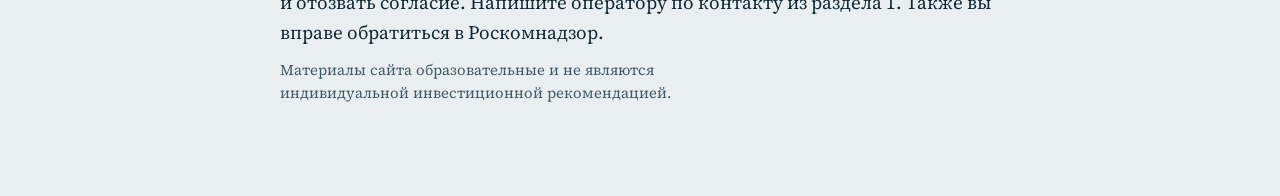
<file: privacy.html>
<!doctype html>
<html lang="ru">
<head>
<meta charset="utf-8">
<meta name="viewport" content="width=device-width, initial-scale=1">
<title>Политика конфиденциальности - Я сам инвестор</title>
<meta name="description" content="Какие данные собирает сайт курса «Я сам инвестор», зачем и как их удалить.">
<link rel="canonical" href="https://investor.abramova-elena.ru/privacy.html">
<meta name="theme-color" content="#e9eff0">
<link rel="preconnect" href="https://fonts.googleapis.com">
<link rel="preconnect" href="https://fonts.gstatic.com" crossorigin>
<link href="https://fonts.googleapis.com/css2?family=Golos+Text:wght@500;700;800&family=Source+Serif+4:ital,wght@0,400;0,600;1,400&display=swap" rel="stylesheet">
<link rel="stylesheet" href="styles.css">
<script>
(function(m,e,t,r,i,k,a){m[i]=m[i]||function(){(m[i].a=m[i].a||[]).push(arguments)};m[i].l=1*new Date();for(var j=0;j<document.scripts.length;j++){if(document.scripts[j].src===r){return;}}k=e.createElement(t),a=e.getElementsByTagName(t)[0],k.async=1,k.src=r,a.parentNode.insertBefore(k,a)})(window,document,"script","https://mc.yandex.ru/metrika/tag.js","ym");
ym(114668679,"init",{clickmap:true,trackLinks:true,accurateTrackBounce:true});
</script>
<noscript><div><img src="https://mc.yandex.ru/watch/114668679" style="position:absolute;left:-9999px" alt=""></div></noscript>
<style>.doc{max-width:760px;margin:0 auto;padding:48px var(--m) 80px}.doc h1{font:800 clamp(2rem,1.4rem + 2.4vw,3rem)/1.05 var(--f-head);letter-spacing:-.03em;margin-bottom:12px}.doc h2{font:700 1.375rem/1.2 var(--f-head);margin:36px 0 10px}.doc p,.doc li{margin:0 0 12px}.doc ul{padding-left:22px}.todo{background:var(--accent);padding:2px 8px;font-weight:600}</style>
</head>
<body>
<main class="doc">
<p class="note"><a href="index.html">← На главную</a></p>
<h1>Политика конфиденциальности</h1>
<p class="note">Сайт: <a href="https://investor.abramova-elena.ru/">investor.abramova-elena.ru</a>. Редакция от 25.11.2026.</p>

<h2>1. Кто обрабатывает данные</h2>
<p>Оператор персональных данных: Индивидуальный предприниматель Абрамова Елена Владимировна, ИНН 772146229901. Контакт по вопросам данных: <a href="mailto:elena_forwork@list.ru">elena_forwork@list.ru</a>, а также личные сообщения в Telegram-канале <a href="https://t.me/finance4us" rel="noopener">t.me/finance4us</a>.</p>

<h2>2. Какие данные и зачем</h2>
<p>Через форму заявки вы добровольно указываете имя, телефон или Telegram и выбранный тариф. Эти данные нужны только чтобы ответить на заявку и рассказать об обучении. Поле «Как к вам обращаться» в расчётной таблице никуда не отправляется и остаётся в вашем браузере.</p>
<p>Если вы получаете гайд через Telegram или ВКонтакте, данные обрабатываются самими мессенджерами по их правилам.</p>

<h2>3. Согласие</h2>
<p>Отправляя форму, вы отмечаете галочку согласия на обработку этих данных. Без согласия форма не отправляется. Согласие можно отозвать в любой момент (см. раздел 6).</p>

<h2>4. Передача и хранение</h2>
<p>Заявка передаётся через служебный сервер пересылки (Cloudflare Workers) в Telegram оператору. Данные не продаются и не передаются третьим лицам для рекламы. Хранятся не дольше, чем нужно для ответа на заявку и связанного обучения, если не потребуется более долгий срок по закону.</p>
<p>Сайт размещён на GitHub Pages, шрифты загружаются с Google Fonts: при открытии страницы эти сервисы получают технические данные запроса (например, IP-адрес). Весь курс проходит на платформе GetCourse, у неё свои правила обработки данных.</p>

<h2 id="cookie">5. Cookie</h2>
<p>Сайт использует сервис веб-аналитики Яндекс.Метрика (ООО «Яндекс»). Он сохраняет cookie и собирает обезличенные данные о посещении: просмотренные страницы, клики, тип устройства и браузера, источник перехода. Эти данные нужны для статистики и улучшения сайта; запись действий на экране (вебвизор) не включена. Рекламные cookie сайт не использует. Кроме того, в браузере сохраняется служебная отметка о том, что вы закрыли уведомление о cookie. Cookie можно удалить или отключить в настройках браузера, а Метрику отключить расширением «Блокировщик Метрики» от Яндекса.</p>

<h2>6. Ваши права</h2>
<p>Вы можете запросить сведения о ваших данных, их исправление или удаление и отозвать согласие. Напишите оператору по контакту из раздела 1. Также вы вправе обратиться в Роскомнадзор.</p>

<p class="note">Материалы сайта образовательные и не являются индивидуальной инвестиционной рекомендацией.</p>
</main>
</body>
</html>
</file>
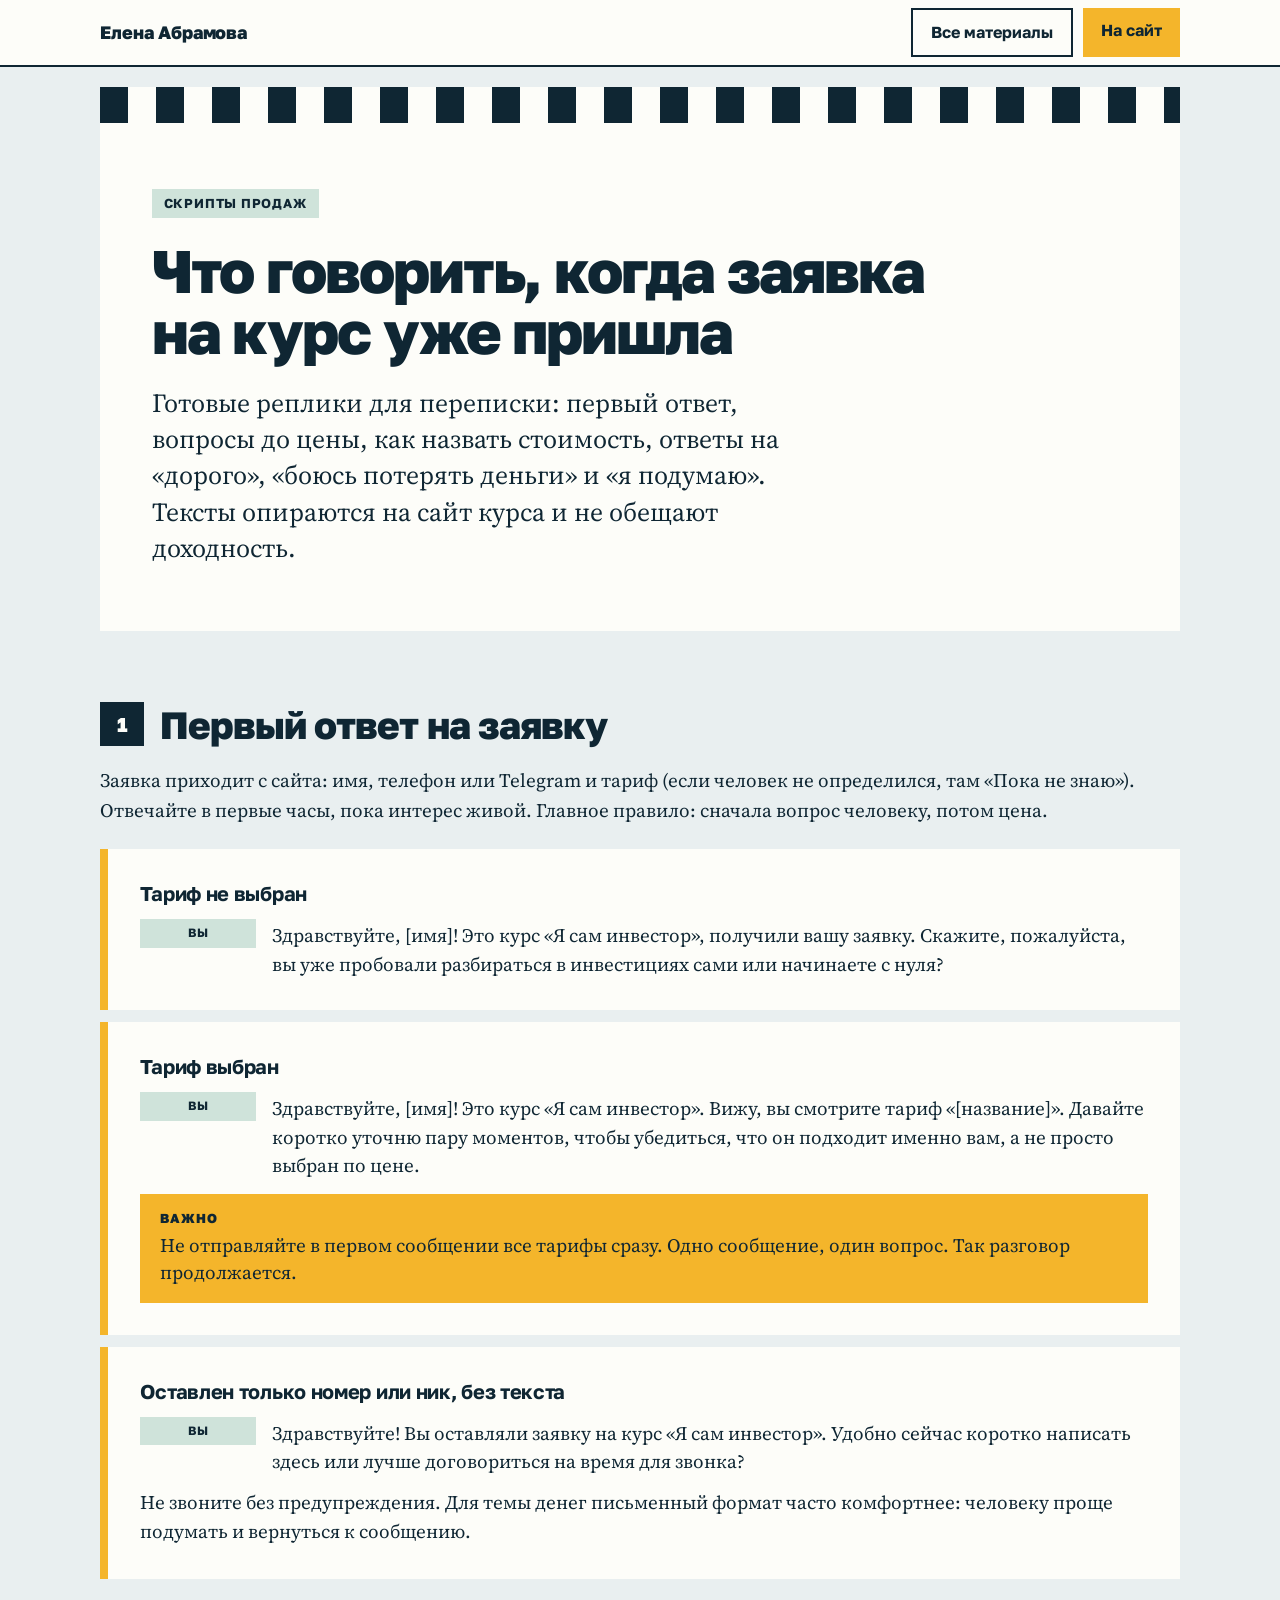
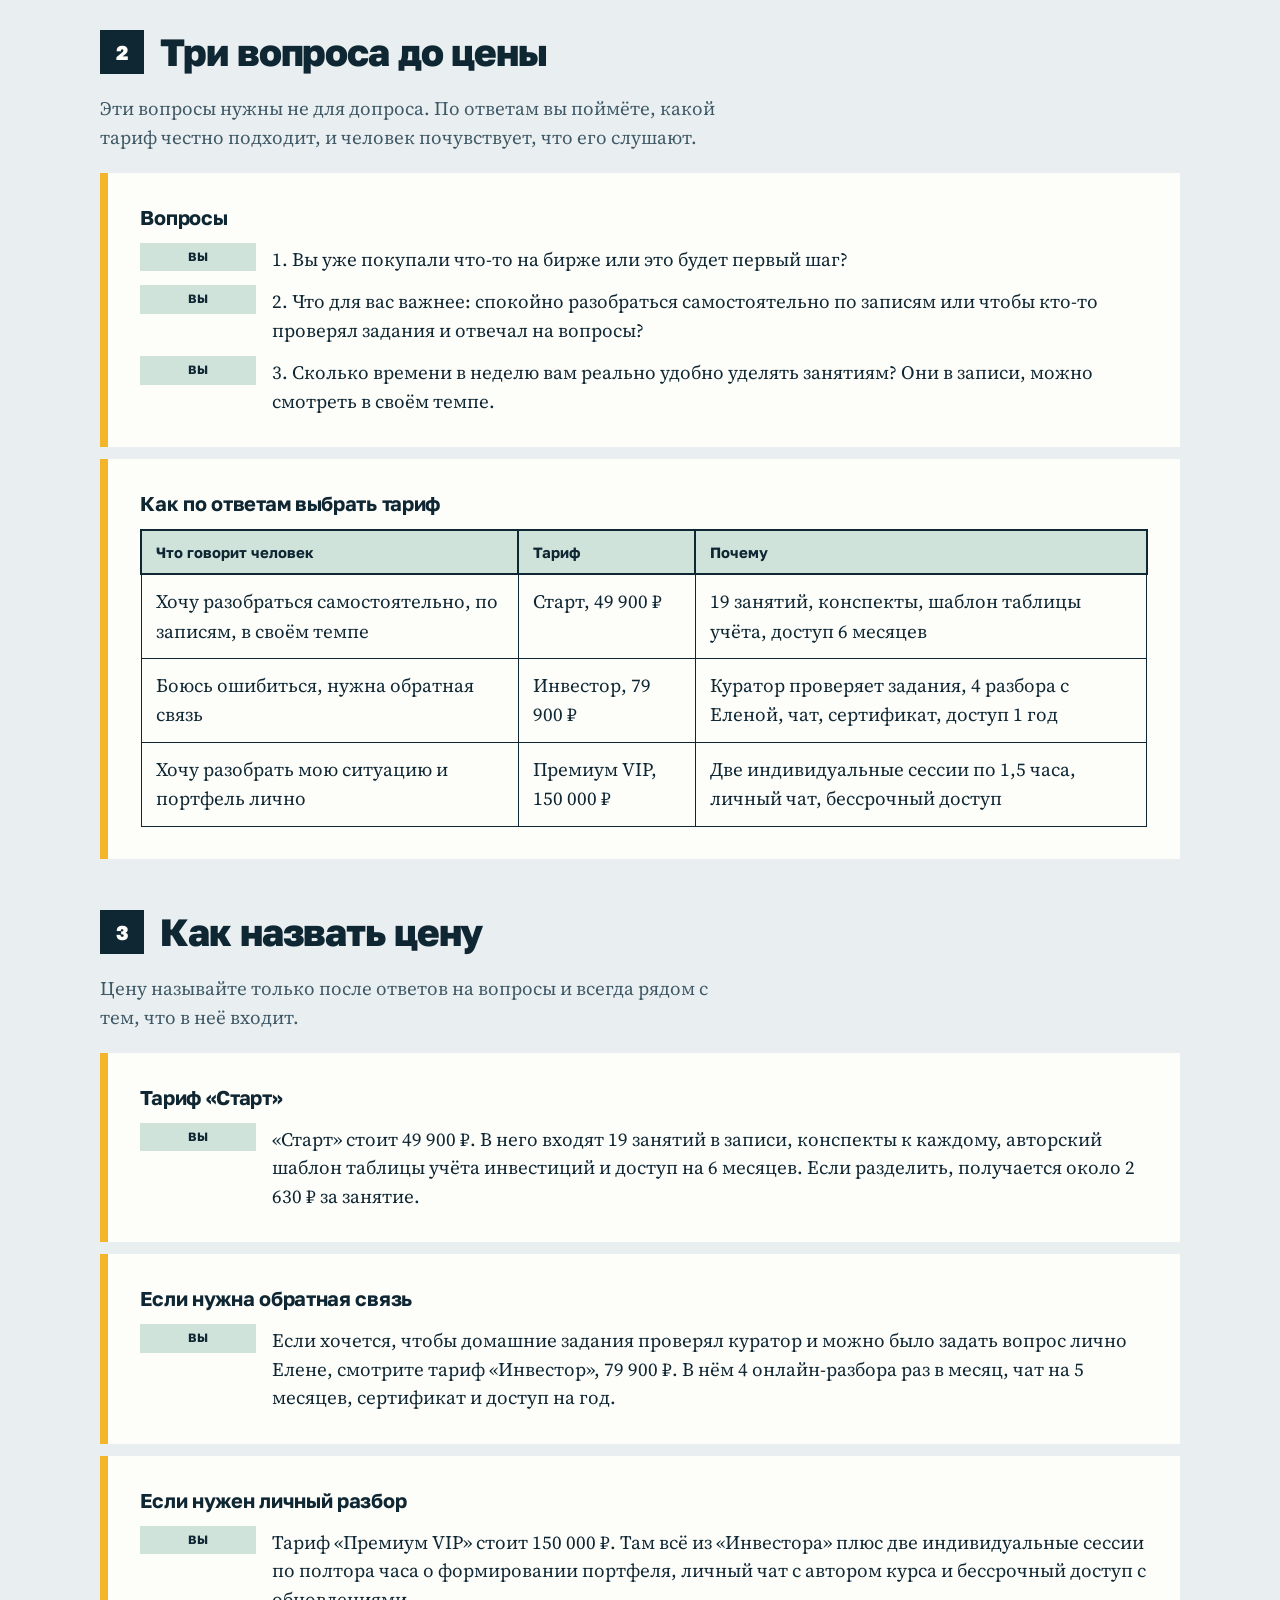
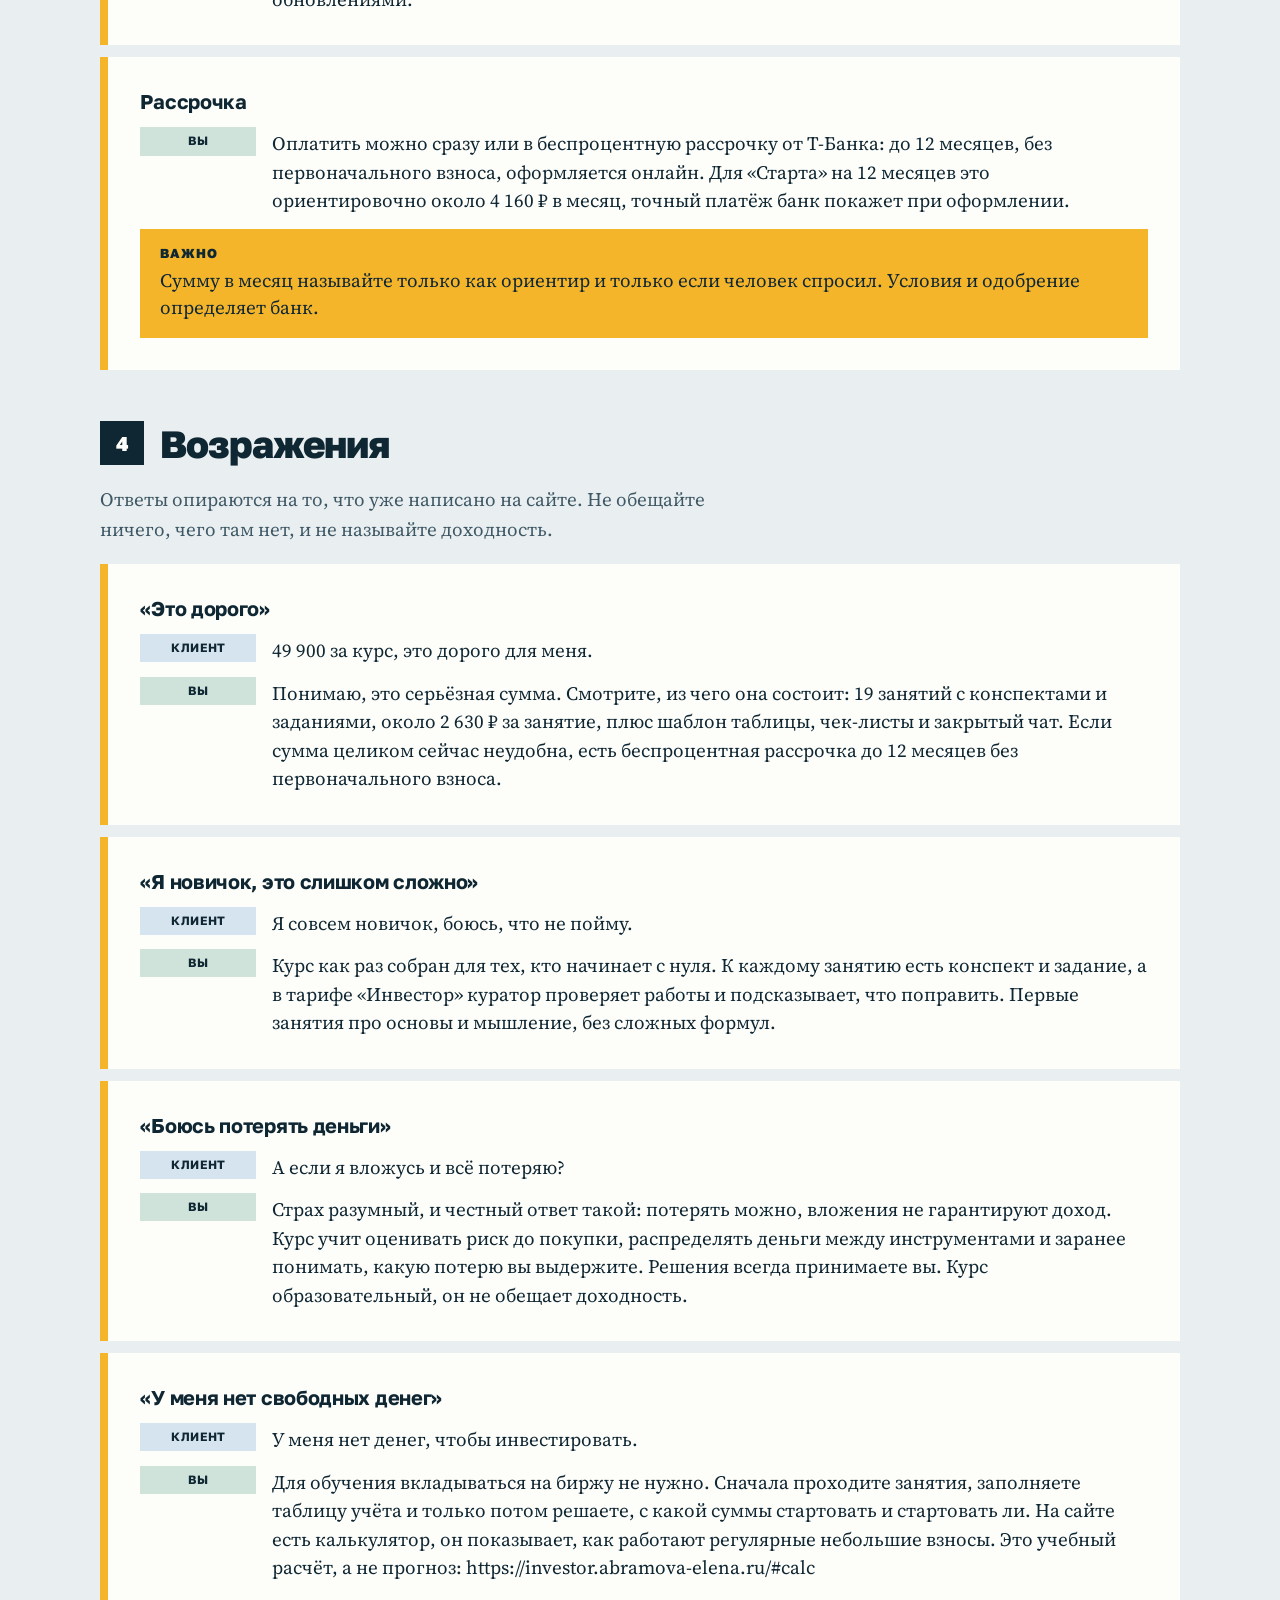
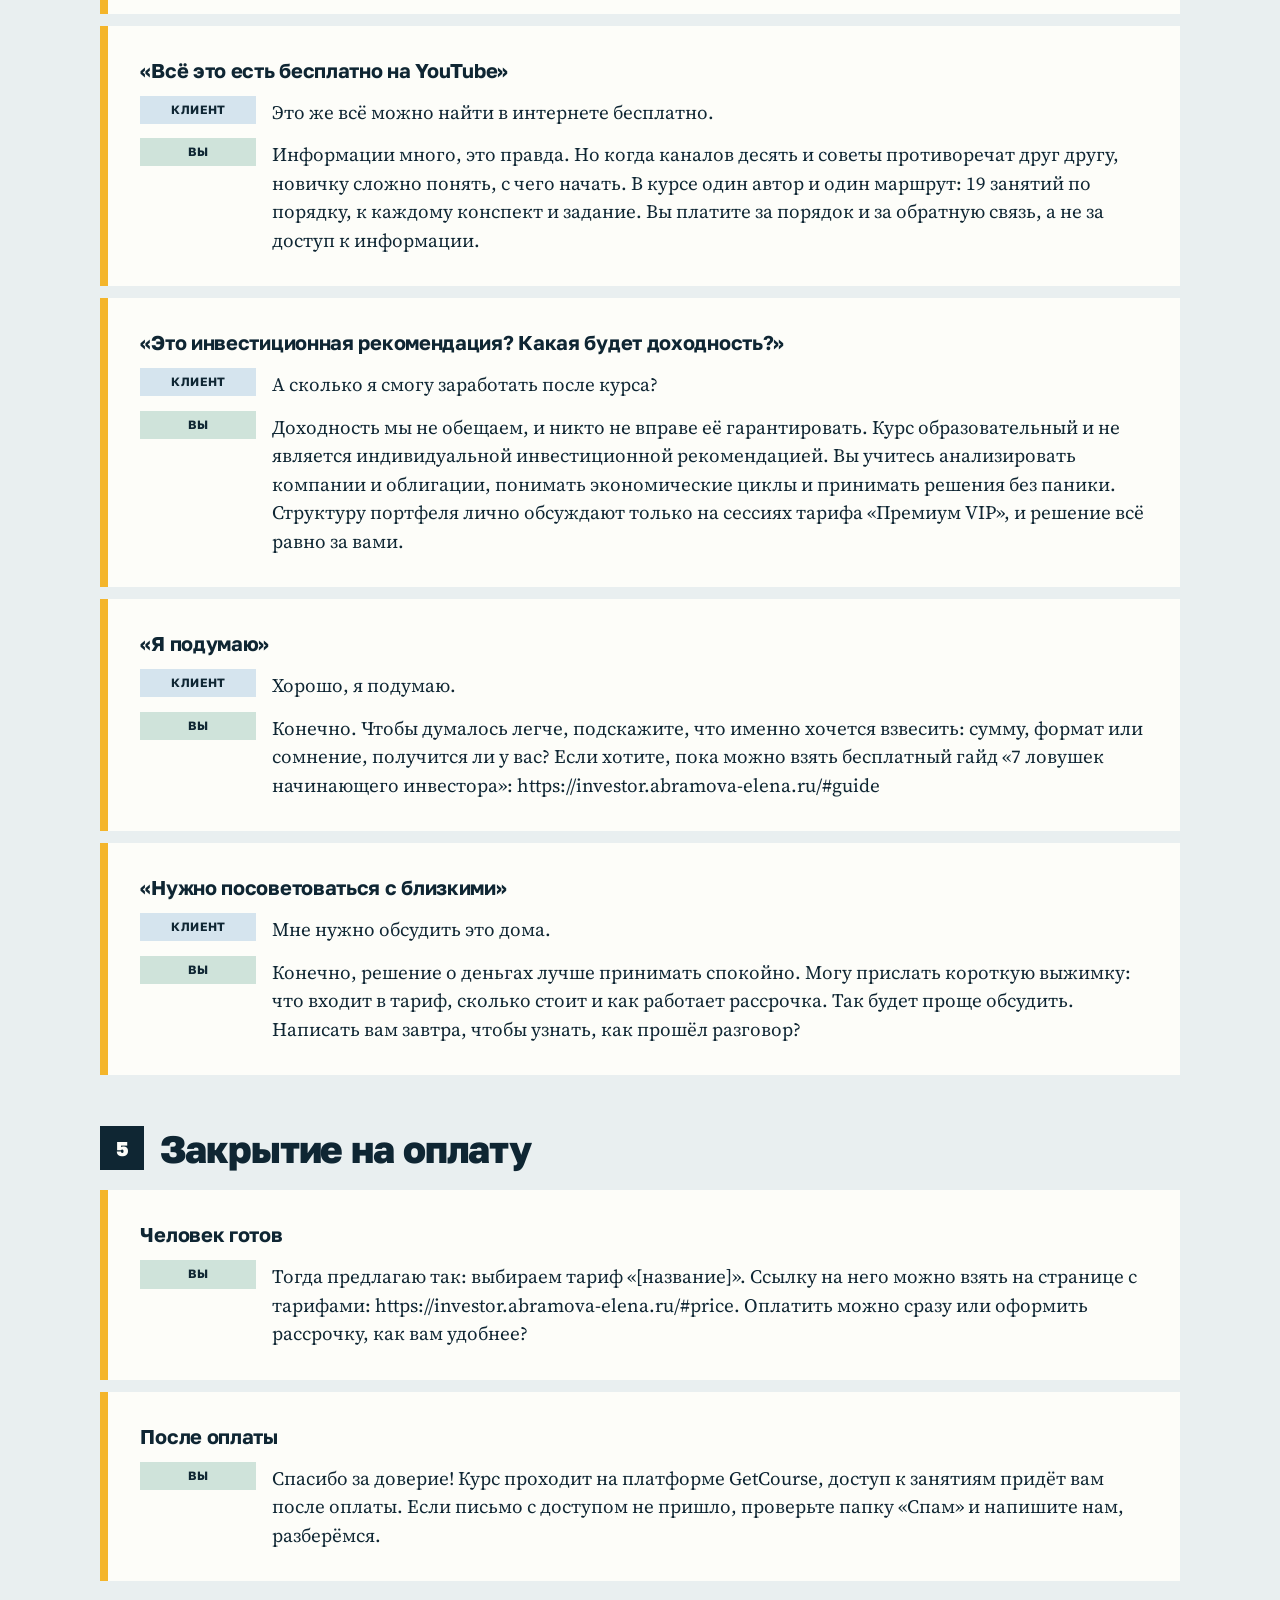
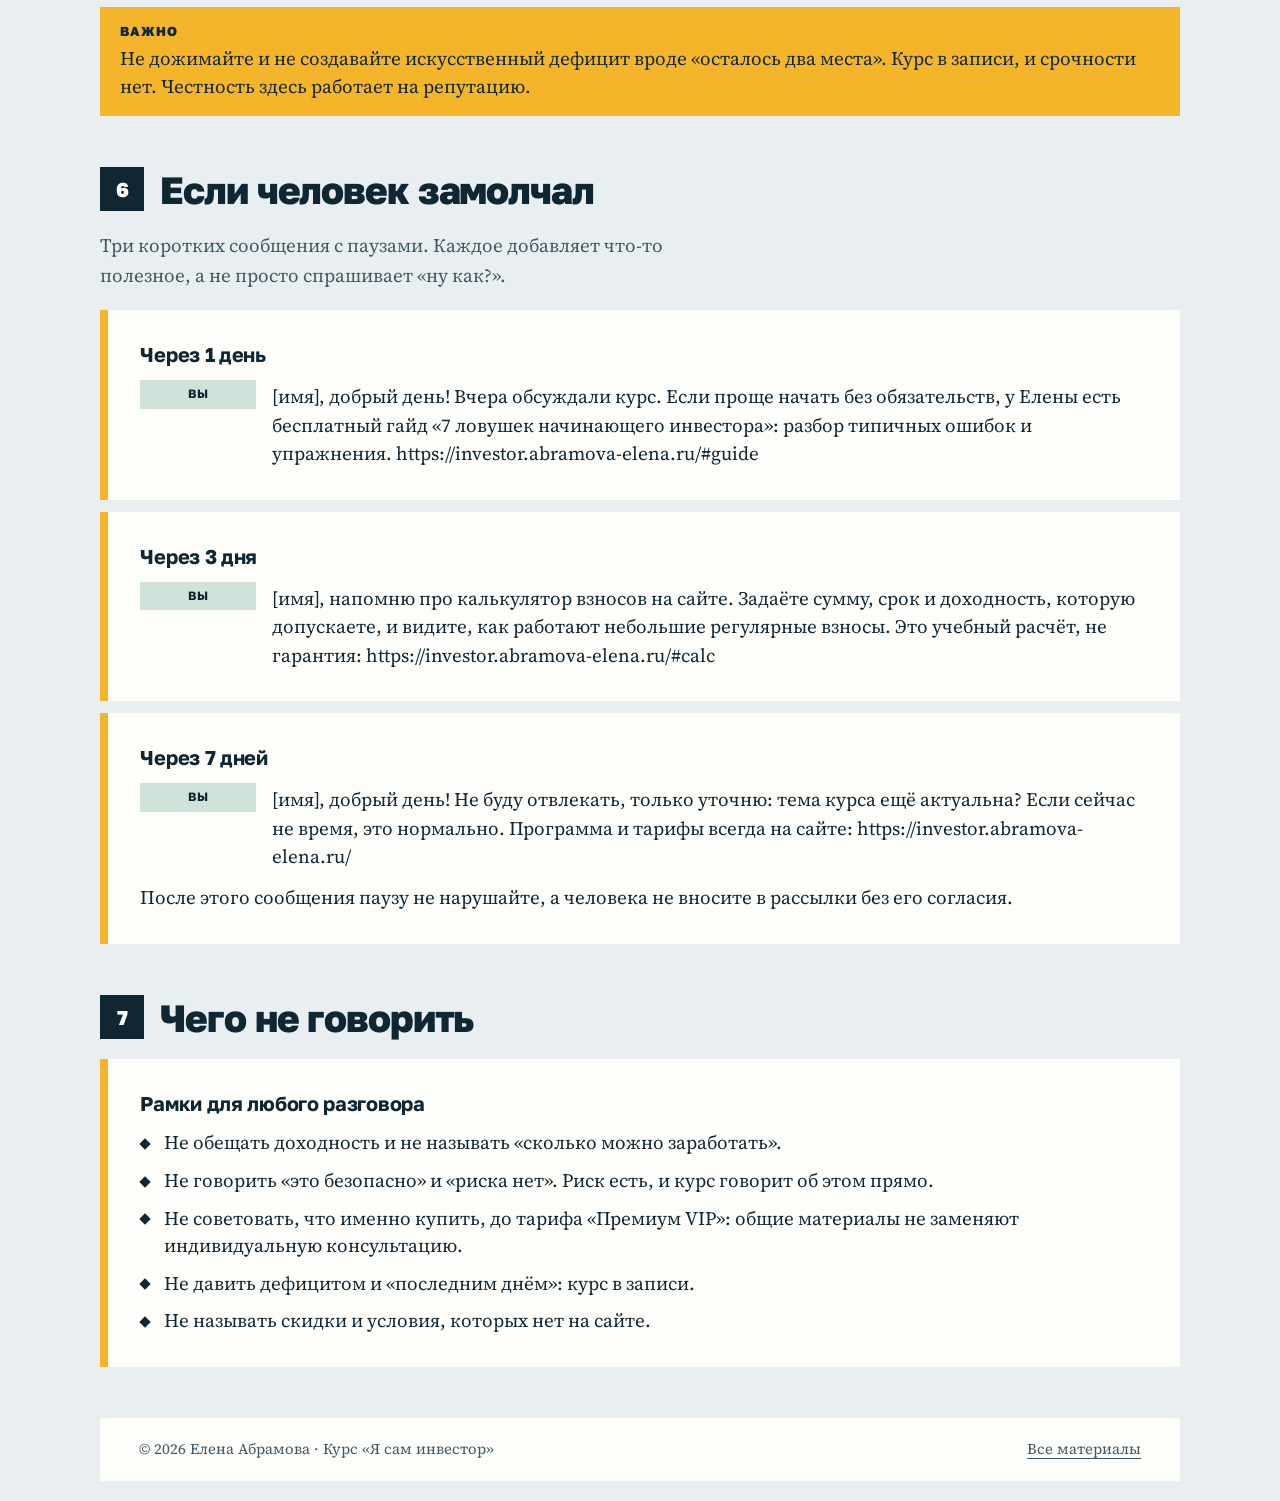
<file: scripts.html>
<!doctype html>
<html lang="ru">
<head>
<meta charset="utf-8">
<meta name="viewport" content="width=device-width, initial-scale=1">
<title>Скрипты продаж | Я сам инвестор</title>
<meta name="robots" content="noindex, nofollow">
<meta name="theme-color" content="#e9eff0">
<link rel="icon" href="data:image/svg+xml,%3Csvg xmlns='http://www.w3.org/2000/svg' viewBox='0 0 32 32'%3E%3Ccircle cx='16' cy='16' r='13' fill='%23f4b52b' stroke='%230f2633' stroke-width='4'/%3E%3C/svg%3E">
<link rel="preconnect" href="https://fonts.googleapis.com">
<link rel="preconnect" href="https://fonts.gstatic.com" crossorigin>
<link href="https://fonts.googleapis.com/css2?family=Golos+Text:wght@500;700;800&family=Source+Serif+4:ital,wght@0,400;0,600;1,400&display=swap" rel="stylesheet">
<link rel="stylesheet" href="styles.css">
<link rel="stylesheet" href="materials.css">
</head>
<body class="doc">
<header class="dbar"><div class="dwrap dbar__in"><a class="dbar__mark" href="https://investor.abramova-elena.ru/">Елена Абрамова</a><div class="dbar__act"><a class="btn btn--sm btn--line" href="materials.html">Все материалы</a><a class="btn btn--sm" href="https://investor.abramova-elena.ru/">На сайт</a></div></div></header>
<main class="dwrap">
<section class="dhero"><div class="band" aria-hidden="true"><i></i><i></i><i></i><i></i><i></i><i></i><i></i><i></i><i></i><i></i><i></i><i></i><i></i><i></i><i></i><i></i><i></i><i></i><i></i><i></i><i></i><i></i><i></i><i></i><i></i><i></i><i></i><i></i><i></i><i></i><i></i><i></i><i></i><i></i><i></i><i></i><i></i><i></i><i></i><i></i></div><div class="dhero__body"><span class="dtag">Скрипты продаж</span><h1>Что говорить, когда заявка на курс уже пришла</h1><p class="lead">Готовые реплики для переписки: первый ответ, вопросы до цены, как назвать стоимость, ответы на «дорого», «боюсь потерять деньги» и «я подумаю». Тексты опираются на сайт курса и не обещают доходность.</p></div></section>
<section class="sec"><div class="sec__head"><span class="sec__num">1</span><h2>Первый ответ на заявку</h2></div><div class="sec__body"><p class="para">Заявка приходит с сайта: имя, телефон или Telegram и тариф (если человек не определился, там «Пока не знаю»). Отвечайте в первые часы, пока интерес живой. Главное правило: сначала вопрос человеку, потом цена.</p><div class="block"><h3>Тариф не выбран</h3><p class="say say--you"><span class="who">Вы</span><span class="txt">Здравствуйте, [имя]! Это курс «Я сам инвестор», получили вашу заявку. Скажите, пожалуйста, вы уже пробовали разбираться в инвестициях сами или начинаете с нуля?</span></p></div><div class="block"><h3>Тариф выбран</h3><p class="say say--you"><span class="who">Вы</span><span class="txt">Здравствуйте, [имя]! Это курс «Я сам инвестор». Вижу, вы смотрите тариф «[название]». Давайте коротко уточню пару моментов, чтобы убедиться, что он подходит именно вам, а не просто выбран по цене.</span></p><aside class="tip"><b>Важно</b><span>Не отправляйте в первом сообщении все тарифы сразу. Одно сообщение, один вопрос. Так разговор продолжается.</span></aside></div><div class="block"><h3>Оставлен только номер или ник, без текста</h3><p class="say say--you"><span class="who">Вы</span><span class="txt">Здравствуйте! Вы оставляли заявку на курс «Я сам инвестор». Удобно сейчас коротко написать здесь или лучше договориться на время для звонка?</span></p><p class="para">Не звоните без предупреждения. Для темы денег письменный формат часто комфортнее: человеку проще подумать и вернуться к сообщению.</p></div></div></section><section class="sec"><div class="sec__head"><span class="sec__num">2</span><h2>Три вопроса до цены</h2></div><p class="sec__intro">Эти вопросы нужны не для допроса. По ответам вы поймёте, какой тариф честно подходит, и человек почувствует, что его слушают.</p><div class="sec__body"><div class="block"><h3>Вопросы</h3><p class="say say--you"><span class="who">Вы</span><span class="txt">1. Вы уже покупали что-то на бирже или это будет первый шаг?</span></p><p class="say say--you"><span class="who">Вы</span><span class="txt">2. Что для вас важнее: спокойно разобраться самостоятельно по записям или чтобы кто-то проверял задания и отвечал на вопросы?</span></p><p class="say say--you"><span class="who">Вы</span><span class="txt">3. Сколько времени в неделю вам реально удобно уделять занятиям? Они в записи, можно смотреть в своём темпе.</span></p></div><div class="block"><h3>Как по ответам выбрать тариф</h3><div class="tabscroll"><table class="dtab"><thead><tr><th>Что говорит человек</th><th>Тариф</th><th>Почему</th></tr></thead><tbody><tr><td>Хочу разобраться самостоятельно, по записям, в своём темпе</td><td>Старт, 49 900 ₽</td><td>19 занятий, конспекты, шаблон таблицы учёта, доступ 6 месяцев</td></tr><tr><td>Боюсь ошибиться, нужна обратная связь</td><td>Инвестор, 79 900 ₽</td><td>Куратор проверяет задания, 4 разбора с Еленой, чат, сертификат, доступ 1 год</td></tr><tr><td>Хочу разобрать мою ситуацию и портфель лично</td><td>Премиум VIP, 150 000 ₽</td><td>Две индивидуальные сессии по 1,5 часа, личный чат, бессрочный доступ</td></tr></tbody></table></div></div></div></section><section class="sec"><div class="sec__head"><span class="sec__num">3</span><h2>Как назвать цену</h2></div><p class="sec__intro">Цену называйте только после ответов на вопросы и всегда рядом с тем, что в неё входит.</p><div class="sec__body"><div class="block"><h3>Тариф «Старт»</h3><p class="say say--you"><span class="who">Вы</span><span class="txt">«Старт» стоит 49 900 ₽. В него входят 19 занятий в записи, конспекты к каждому, авторский шаблон таблицы учёта инвестиций и доступ на 6 месяцев. Если разделить, получается около 2 630 ₽ за занятие.</span></p></div><div class="block"><h3>Если нужна обратная связь</h3><p class="say say--you"><span class="who">Вы</span><span class="txt">Если хочется, чтобы домашние задания проверял куратор и можно было задать вопрос лично Елене, смотрите тариф «Инвестор», 79 900 ₽. В нём 4 онлайн-разбора раз в месяц, чат на 5 месяцев, сертификат и доступ на год.</span></p></div><div class="block"><h3>Если нужен личный разбор</h3><p class="say say--you"><span class="who">Вы</span><span class="txt">Тариф «Премиум VIP» стоит 150 000 ₽. Там всё из «Инвестора» плюс две индивидуальные сессии по полтора часа о формировании портфеля, личный чат с автором курса и бессрочный доступ с обновлениями.</span></p></div><div class="block"><h3>Рассрочка</h3><p class="say say--you"><span class="who">Вы</span><span class="txt">Оплатить можно сразу или в беспроцентную рассрочку от Т-Банка: до 12 месяцев, без первоначального взноса, оформляется онлайн. Для «Старта» на 12 месяцев это ориентировочно около 4 160 ₽ в месяц, точный платёж банк покажет при оформлении.</span></p><aside class="tip"><b>Важно</b><span>Сумму в месяц называйте только как ориентир и только если человек спросил. Условия и одобрение определяет банк.</span></aside></div></div></section><section class="sec"><div class="sec__head"><span class="sec__num">4</span><h2>Возражения</h2></div><p class="sec__intro">Ответы опираются на то, что уже написано на сайте. Не обещайте ничего, чего там нет, и не называйте доходность.</p><div class="sec__body"><div class="block"><h3>«Это дорого»</h3><p class="say say--cl"><span class="who">Клиент</span><span class="txt">49 900 за курс, это дорого для меня.</span></p><p class="say say--you"><span class="who">Вы</span><span class="txt">Понимаю, это серьёзная сумма. Смотрите, из чего она состоит: 19 занятий с конспектами и заданиями, около 2 630 ₽ за занятие, плюс шаблон таблицы, чек-листы и закрытый чат. Если сумма целиком сейчас неудобна, есть беспроцентная рассрочка до 12 месяцев без первоначального взноса.</span></p></div><div class="block"><h3>«Я новичок, это слишком сложно»</h3><p class="say say--cl"><span class="who">Клиент</span><span class="txt">Я совсем новичок, боюсь, что не пойму.</span></p><p class="say say--you"><span class="who">Вы</span><span class="txt">Курс как раз собран для тех, кто начинает с нуля. К каждому занятию есть конспект и задание, а в тарифе «Инвестор» куратор проверяет работы и подсказывает, что поправить. Первые занятия про основы и мышление, без сложных формул.</span></p></div><div class="block"><h3>«Боюсь потерять деньги»</h3><p class="say say--cl"><span class="who">Клиент</span><span class="txt">А если я вложусь и всё потеряю?</span></p><p class="say say--you"><span class="who">Вы</span><span class="txt">Страх разумный, и честный ответ такой: потерять можно, вложения не гарантируют доход. Курс учит оценивать риск до покупки, распределять деньги между инструментами и заранее понимать, какую потерю вы выдержите. Решения всегда принимаете вы. Курс образовательный, он не обещает доходность.</span></p></div><div class="block"><h3>«У меня нет свободных денег»</h3><p class="say say--cl"><span class="who">Клиент</span><span class="txt">У меня нет денег, чтобы инвестировать.</span></p><p class="say say--you"><span class="who">Вы</span><span class="txt">Для обучения вкладываться на биржу не нужно. Сначала проходите занятия, заполняете таблицу учёта и только потом решаете, с какой суммы стартовать и стартовать ли. На сайте есть калькулятор, он показывает, как работают регулярные небольшие взносы. Это учебный расчёт, а не прогноз: https://investor.abramova-elena.ru/#calc</span></p></div><div class="block"><h3>«Всё это есть бесплатно на YouTube»</h3><p class="say say--cl"><span class="who">Клиент</span><span class="txt">Это же всё можно найти в интернете бесплатно.</span></p><p class="say say--you"><span class="who">Вы</span><span class="txt">Информации много, это правда. Но когда каналов десять и советы противоречат друг другу, новичку сложно понять, с чего начать. В курсе один автор и один маршрут: 19 занятий по порядку, к каждому конспект и задание. Вы платите за порядок и за обратную связь, а не за доступ к информации.</span></p></div><div class="block"><h3>«Это инвестиционная рекомендация? Какая будет доходность?»</h3><p class="say say--cl"><span class="who">Клиент</span><span class="txt">А сколько я смогу заработать после курса?</span></p><p class="say say--you"><span class="who">Вы</span><span class="txt">Доходность мы не обещаем, и никто не вправе её гарантировать. Курс образовательный и не является индивидуальной инвестиционной рекомендацией. Вы учитесь анализировать компании и облигации, понимать экономические циклы и принимать решения без паники. Структуру портфеля лично обсуждают только на сессиях тарифа «Премиум VIP», и решение всё равно за вами.</span></p></div><div class="block"><h3>«Я подумаю»</h3><p class="say say--cl"><span class="who">Клиент</span><span class="txt">Хорошо, я подумаю.</span></p><p class="say say--you"><span class="who">Вы</span><span class="txt">Конечно. Чтобы думалось легче, подскажите, что именно хочется взвесить: сумму, формат или сомнение, получится ли у вас? Если хотите, пока можно взять бесплатный гайд «7 ловушек начинающего инвестора»: https://investor.abramova-elena.ru/#guide</span></p></div><div class="block"><h3>«Нужно посоветоваться с близкими»</h3><p class="say say--cl"><span class="who">Клиент</span><span class="txt">Мне нужно обсудить это дома.</span></p><p class="say say--you"><span class="who">Вы</span><span class="txt">Конечно, решение о деньгах лучше принимать спокойно. Могу прислать короткую выжимку: что входит в тариф, сколько стоит и как работает рассрочка. Так будет проще обсудить. Написать вам завтра, чтобы узнать, как прошёл разговор?</span></p></div></div></section><section class="sec"><div class="sec__head"><span class="sec__num">5</span><h2>Закрытие на оплату</h2></div><div class="sec__body"><div class="block"><h3>Человек готов</h3><p class="say say--you"><span class="who">Вы</span><span class="txt">Тогда предлагаю так: выбираем тариф «[название]». Ссылку на него можно взять на странице с тарифами: https://investor.abramova-elena.ru/#price. Оплатить можно сразу или оформить рассрочку, как вам удобнее?</span></p></div><div class="block"><h3>После оплаты</h3><p class="say say--you"><span class="who">Вы</span><span class="txt">Спасибо за доверие! Курс проходит на платформе GetCourse, доступ к занятиям придёт вам после оплаты. Если письмо с доступом не пришло, проверьте папку «Спам» и напишите нам, разберёмся.</span></p></div><aside class="tip"><b>Важно</b><span>Не дожимайте и не создавайте искусственный дефицит вроде «осталось два места». Курс в записи, и срочности нет. Честность здесь работает на репутацию.</span></aside></div></section><section class="sec"><div class="sec__head"><span class="sec__num">6</span><h2>Если человек замолчал</h2></div><p class="sec__intro">Три коротких сообщения с паузами. Каждое добавляет что-то полезное, а не просто спрашивает «ну как?».</p><div class="sec__body"><div class="block"><h3>Через 1 день</h3><p class="say say--you"><span class="who">Вы</span><span class="txt">[имя], добрый день! Вчера обсуждали курс. Если проще начать без обязательств, у Елены есть бесплатный гайд «7 ловушек начинающего инвестора»: разбор типичных ошибок и упражнения. https://investor.abramova-elena.ru/#guide</span></p></div><div class="block"><h3>Через 3 дня</h3><p class="say say--you"><span class="who">Вы</span><span class="txt">[имя], напомню про калькулятор взносов на сайте. Задаёте сумму, срок и доходность, которую допускаете, и видите, как работают небольшие регулярные взносы. Это учебный расчёт, не гарантия: https://investor.abramova-elena.ru/#calc</span></p></div><div class="block"><h3>Через 7 дней</h3><p class="say say--you"><span class="who">Вы</span><span class="txt">[имя], добрый день! Не буду отвлекать, только уточню: тема курса ещё актуальна? Если сейчас не время, это нормально. Программа и тарифы всегда на сайте: https://investor.abramova-elena.ru/</span></p><p class="para">После этого сообщения паузу не нарушайте, а человека не вносите в рассылки без его согласия.</p></div></div></section><section class="sec"><div class="sec__head"><span class="sec__num">7</span><h2>Чего не говорить</h2></div><div class="sec__body"><div class="block"><h3>Рамки для любого разговора</h3><ul class="list list--no"><li>Не обещать доходность и не называть «сколько можно заработать».</li><li>Не говорить «это безопасно» и «риска нет». Риск есть, и курс говорит об этом прямо.</li><li>Не советовать, что именно купить, до тарифа «Премиум VIP»: общие материалы не заменяют индивидуальную консультацию.</li><li>Не давить дефицитом и «последним днём»: курс в записи.</li><li>Не называть скидки и условия, которых нет на сайте.</li></ul></div></div></section></main>
<footer class="dwrap"><div class="dfoot"><span>© 2026 Елена Абрамова · Курс «Я сам инвестор»</span><a href="materials.html">Все материалы</a></div></footer>
</body>
</html>
</file>
<file: styles.css>
:root{
  --ground:#e9eff0; --paper:#fdfdf9; --ink:#0f2633; --soft:#3f5866;
  --accent:#f4b52b; --mint:#cfe3da; --sky:#d5e4ee;
  --m:clamp(14px,1.6vw,24px);
  --f-head:'Golos Text',system-ui,sans-serif;
  --f-text:'Source Serif 4',Georgia,serif;
  --s-small:clamp(.875rem,.85rem + .1vw,.95rem);
  --s-body:clamp(1.0625rem,1rem + .25vw,1.1875rem);
  --s-lead:clamp(1.25rem,1.1rem + .7vw,1.625rem);
  --s-head:clamp(2rem,1.3rem + 3vw,3.75rem);
  --s-display:clamp(3rem,2rem + 5vw,6.5rem);
  --ease:cubic-bezier(.2,.7,.2,1);
}
*{box-sizing:border-box;margin:0}
html{scroll-behavior:smooth;scroll-padding-top:72px}
body{background:var(--ground);color:var(--ink);font:400 var(--s-body)/1.55 var(--f-text);-webkit-font-smoothing:antialiased;overflow-x:hidden}
img{display:block;max-width:100%}
a{color:inherit}
:focus-visible{outline:3px solid var(--ink);outline-offset:3px}
::selection{background:var(--accent);color:var(--ink)}
h1,h2,h3,.h2,.h3,.btn,.bar,.mark,.tier__price,.book__sum{font-family:var(--f-head)}
.wrap{padding:0 var(--m);max-width:1600px;margin:0 auto}
section{position:relative}
.h2{font-size:var(--s-head);font-weight:700;line-height:1.02;letter-spacing:-.03em;max-width:16ch}
.h3,h3{font-size:var(--s-lead);font-weight:700;line-height:1.15;letter-spacing:-.02em}
.lead{font-size:var(--s-lead);line-height:1.4;max-width:34ch}
.note{font-size:var(--s-small);color:var(--soft);max-width:62ch;line-height:1.5}

.btn,.bar-btn{display:inline-block;background:var(--accent);color:var(--ink);font-weight:700;font-size:1.0625rem;text-decoration:none;padding:16px 28px;border:0;cursor:pointer;transition:transform .25s var(--ease),background .25s;text-align:center}
.btn:hover,.bar-btn:hover{transform:translateY(-3px);background:#ffc94a}
.btn:active,.bar-btn:active{transform:translateY(0) scale(.98)}
.btn--sm{padding:10px 18px;font-size:1rem}
.bar-btn{width:100%;background:var(--ink);color:var(--paper);height:56px;font:700 1.0625rem var(--f-head)}
.bar-btn:hover{background:#1c4157}

/* sticky bar */
.bar{position:fixed;inset:0 0 auto 0;z-index:20;display:flex;align-items:center;gap:24px;padding:10px var(--m);background:var(--paper);transform:translateY(-110%);transition:transform .45s var(--ease)}
.bar.show{transform:none}
.bar__mark{font-weight:800;font-size:1.125rem;text-decoration:none;white-space:nowrap;margin-right:auto;flex-shrink:0}
.bar__nav{display:flex;gap:28px;min-width:0}
.bar__nav a{text-decoration:none;font:500 1rem var(--f-head);white-space:nowrap}
.bar__nav a:hover{text-decoration:underline;text-underline-offset:6px}

/* hero */
.hero{display:grid;grid-template-columns:1fr 1fr;gap:var(--m);padding:var(--m);min-height:100svh}
.hero__card{background:var(--paper);display:flex;flex-direction:column;overflow:hidden}
.band{display:flex;height:56px;overflow:hidden;flex-shrink:0}
.band i{flex:0 0 28px;background:var(--ink);transform-origin:top;transform:scaleY(1)}
.band i:nth-child(even){background:transparent}
.js .band i{transform:scaleY(0)}
.js.ready .band i{transform:scaleY(1);transition:transform .6s var(--ease);transition-delay:calc(var(--i)*28ms)}
.hero__body{flex:1;display:flex;flex-direction:column;align-items:center;justify-content:center;text-align:center;padding:48px clamp(20px,4vw,64px);gap:0}
.mark{font-size:1.375rem;font-weight:800;letter-spacing:-.01em;margin-bottom:72px}
.hero__title{font-size:var(--s-display);font-weight:800;line-height:.92;letter-spacing:-.04em;text-transform:uppercase;max-width:9ch;display:flex;flex-wrap:wrap;justify-content:center;gap:0 .22em}
.hero__title .w{display:inline-block;overflow:hidden;padding-bottom:.06em}
.hero__title .w>span{display:inline-block}
.js .hero__title .w>span{transform:translateY(110%)}
.js.ready .hero__title .w>span{transform:none;transition:transform .9s var(--ease);transition-delay:calc(.3s + var(--i)*.1s)}
.hero__lead{font-size:var(--s-lead);line-height:1.35;max-width:30ch;margin-top:32px}
.hero__facts{font:700 1.0625rem var(--f-head);margin:24px 0 28px}
.hero__links{display:flex;justify-content:center;flex-wrap:wrap;gap:8px 28px;padding:0 20px 28px}
.hero__links a{font:500 1rem var(--f-head);text-underline-offset:6px}
.js .hero__lead,.js .hero__facts,.js .hero .btn,.js .mark,.js .hero__links{opacity:0;transform:translateY(18px)}
.js.ready .hero__lead,.js.ready .hero__facts,.js.ready .hero .btn,.js.ready .mark,.js.ready .hero__links{opacity:1;transform:none;transition:opacity .8s var(--ease),transform .8s var(--ease),background .25s}
.js.ready .mark{transition-delay:.1s}.js.ready .hero__lead{transition-delay:.7s}.js.ready .hero__facts{transition-delay:.8s}.js.ready .hero .btn{transition-delay:.9s}.js.ready .hero__links{transition-delay:1s}
.hero__room{position:sticky;top:var(--m);height:calc(100svh - 2*var(--m));overflow:hidden;background:var(--mint)}
.slide{position:absolute;inset:0;width:100%;height:100%;object-fit:cover;opacity:0;transform:scale(1.05);transition:opacity 1.6s ease,transform 7s linear}
.slide.on{opacity:1;transform:scale(1.14)}

/* fears */
.field--mint{background:var(--mint)}
.field--sky{background:var(--sky)}
.fears{padding:clamp(96px,12vw,200px) 0}
.fears .h2{margin-bottom:clamp(56px,7vw,110px);max-width:20ch}
.fear{display:grid;grid-template-columns:5fr 6fr;gap:var(--m);padding:clamp(28px,4vw,56px) 0}
.fear h3{font-size:var(--s-head);line-height:1.02;letter-spacing:-.03em;max-width:14ch}
.fear p{font-size:var(--s-lead);line-height:1.4;max-width:46ch;align-self:center}
.fear a{text-underline-offset:5px;font-weight:600}

/* calc */
.calc{padding:clamp(96px,12vw,200px) 0}
.calc__grid{display:grid;grid-template-columns:5fr 7fr;gap:clamp(24px,4vw,72px);align-items:start}
.calc__intro .lead{margin:28px 0 40px}
.calc__form{display:grid;gap:28px}
.fld{display:grid;gap:8px;font:500 1rem var(--f-head)}
.fld input,.fld select{font:400 1.125rem var(--f-text);padding:12px 0;border:0;border-bottom:2px solid var(--ink);background:transparent;color:var(--ink);border-radius:0;width:100%}
.fld input:focus,.fld select:focus{outline:none;border-bottom-color:var(--accent);border-bottom-width:4px}
.rng{display:grid;grid-template-columns:1fr auto;gap:12px;font:500 1rem var(--f-head);align-items:baseline}
.rng output{font-weight:800;font-size:1.25rem}
.rng input{grid-column:1/-1}
input[type=range]{-webkit-appearance:none;appearance:none;width:100%;height:32px;background:transparent;cursor:pointer}
input[type=range]::-webkit-slider-runnable-track{height:8px;background:var(--ink)}
input[type=range]::-moz-range-track{height:8px;background:var(--ink)}
input[type=range]::-webkit-slider-thumb{-webkit-appearance:none;width:28px;height:28px;margin-top:-10px;background:var(--accent);border:4px solid var(--ink);border-radius:0;transition:transform .2s}
input[type=range]::-moz-range-thumb{width:20px;height:20px;background:var(--accent);border:4px solid var(--ink);border-radius:0}
input[type=range]:active::-webkit-slider-thumb{transform:scale(1.2)}
.book{background:var(--paper);padding:clamp(20px,3vw,44px);display:grid;gap:24px}
.book__top{display:flex;justify-content:space-between;gap:20px;align-items:flex-start}
.book__sum{font-size:var(--s-head);font-weight:800;letter-spacing:-.03em;line-height:1;font-variant-numeric:tabular-nums}
.book__txt{margin-top:12px;max-width:40ch;font-size:var(--s-body)}
.stamp{width:clamp(96px,11vw,150px);flex-shrink:0;color:var(--ink);transform:rotate(-12deg)}
.stamp.hit{animation:hit .7s var(--ease)}
@keyframes hit{0%{transform:rotate(-12deg) scale(1.5);opacity:.2}60%{transform:rotate(-8deg) scale(.94);opacity:1}100%{transform:rotate(-12deg) scale(1)}}
.ledger{width:100%;border-collapse:collapse;font-variant-numeric:tabular-nums;font-size:var(--s-body)}
.ledger caption{text-align:left;font:700 1.0625rem var(--f-head);padding-bottom:10px}
.ledger th{font:700 var(--s-small) var(--f-head);text-align:right;padding:10px 12px;border:2px solid var(--ink);background:var(--mint)}
.ledger th:first-child{text-align:left}
.ledger td{text-align:right;padding:9px 12px;border:1px solid var(--ink)}
.ledger td:first-child{text-align:left}
.ledger td:last-child{font-weight:600}
.ledger tr.new{animation:rowin .5s var(--ease) both;animation-delay:calc(var(--i)*40ms)}
@keyframes rowin{from{opacity:0;transform:translateX(-14px)}to{opacity:1;transform:none}}

/* program */
.program{padding:clamp(96px,12vw,200px) 0}
.program__head{display:flex;justify-content:space-between;align-items:flex-end;padding:0 var(--m);margin-bottom:32px;gap:20px}
.program .h2{max-width:none}
.program__btns{display:flex;gap:10px}
.sq{width:52px;height:52px;background:var(--ink);color:var(--paper);border:0;font:700 1.5rem var(--f-head);cursor:pointer;transition:transform .2s,background .2s}
.sq:hover{background:#1c4157;transform:translateY(-2px)}
.prog{margin:0 var(--m) 48px;height:6px;background:rgba(15,38,51,.2)}
.prog span{display:block;height:100%;width:20%;background:var(--ink);transition:margin .15s linear}
.track{list-style:none;padding:0 var(--m);display:flex;gap:32px;overflow-x:auto;scroll-snap-type:x mandatory;scroll-padding-inline:var(--m);scrollbar-width:none;cursor:grab;align-items:flex-start}
.track::-webkit-scrollbar{display:none}
.track li{flex:0 0 clamp(250px,24vw,340px);scroll-snap-align:start;display:flex;flex-direction:column}
.track h3{margin-bottom:12px}
.track p{font-size:var(--s-body);line-height:1.5;min-height:9em}
.track li::after{content:"";order:2;height:var(--gap)}
.track .ph{order:3;aspect-ratio:4/5;overflow:hidden;background:var(--paper)}
.track li p{order:1}.track li h3{order:0}
.ph img,.faq__tall img,.faq__sq img,.about__pic img{width:100%;height:100%;object-fit:cover}
.ph img{transform:scale(var(--z));transform-origin:var(--ox) var(--oy);transition:transform 1.2s var(--ease)}
.track li:hover .ph img{transform:scale(calc(var(--z)*1.08))}

/* about */
.about{padding:clamp(96px,12vw,200px) 0}
.about__grid{display:grid;grid-template-columns:5fr 7fr;gap:clamp(24px,4vw,72px);align-items:start}
.about__pic{margin-top:48px;aspect-ratio:2/3;overflow:hidden;max-width:520px}
.about__pic img{object-position:50% 30%}
.sheet{background:var(--paper);padding:clamp(28px,4.5vw,64px) clamp(24px,4.5vw,64px) 0;max-width:720px;justify-self:end;width:100%}
.sheet p{font-size:var(--s-body);line-height:1.6;margin-bottom:1.2em}
.sheet .sign{margin:2em 0 40px;font-size:var(--s-lead)}
.sign em{display:block}.sign span{font:500 var(--s-small) var(--f-head);color:var(--soft)}
.tear{display:flex;justify-content:space-between;align-items:center;gap:16px;flex-wrap:wrap;margin:0 calc(-1*clamp(24px,4.5vw,64px));padding:24px clamp(24px,4.5vw,64px);background:var(--accent);font:700 1.0625rem var(--f-head)}
.tear .btn{background:var(--ink);color:var(--paper)}

/* price */
.price{padding:clamp(96px,12vw,200px) 0}
.price__grid{display:grid;grid-template-columns:4fr 8fr;gap:clamp(24px,4vw,72px);align-items:start}
.price__head{position:sticky;top:96px}
.price__head .lead{margin-top:24px}
.menu{display:grid;gap:var(--m)}
.tier{background:var(--paper);padding:clamp(24px,3.4vw,48px);display:grid;gap:16px;transition:transform .35s var(--ease)}
.tier:hover{transform:translateY(-4px)}
.tier__top{display:flex;justify-content:space-between;align-items:baseline;gap:16px;flex-wrap:wrap}
.tier__top h3{font-size:var(--s-head);letter-spacing:-.03em}
.tier__price{font-size:var(--s-lead);font-weight:800;font-variant-numeric:tabular-nums}
.tier__sub{color:var(--soft);font-size:var(--s-body)}
.tier ul{list-style:none;padding:0;display:grid;gap:14px;margin:8px 0 12px;columns:2;column-gap:48px;display:block}
.tier li{break-inside:avoid;margin-bottom:16px;padding-left:22px;position:relative;line-height:1.4}
.tier li::before{content:"";position:absolute;left:0;top:.5em;width:10px;height:10px;background:var(--accent);border-radius:50%}
.tier .btn{justify-self:start}

/* faq */
.faq{padding:clamp(96px,12vw,200px) 0 clamp(96px,10vw,160px)}
.faq__grid{display:grid;grid-template-columns:7fr 5fr;gap:clamp(24px,4vw,72px)}
.facts{font:500 var(--s-body)/1.7 var(--f-head);margin:32px 0 40px}
.qa{display:grid;gap:28px;margin-bottom:40px}
.qa summary{font:700 var(--s-lead) var(--f-head);letter-spacing:-.02em;line-height:1.2;cursor:pointer;list-style:none;display:flex;justify-content:space-between;gap:20px;align-items:center;min-height:44px}
.qa summary::-webkit-details-marker{display:none}
.qa summary::after{content:"";flex:0 0 12px;height:12px;border-right:3px solid var(--ink);border-bottom:3px solid var(--ink);transform:rotate(45deg);transition:transform .3s var(--ease);margin-right:6px}
.qa details[open] summary::after{transform:rotate(225deg)}
.qa details p{font-size:var(--s-body);color:var(--soft);max-width:52ch;margin-top:12px;animation:fade .5s var(--ease)}
@keyframes fade{from{opacity:0;transform:translateY(-6px)}}
.faq__pics{position:relative;align-self:stretch}
.faq__tall{position:absolute;inset:calc(-1*clamp(96px,12vw,200px)) 0 80px 0;overflow:hidden}
.faq__tall img{object-position:20% 30%}
.faq__sq{position:absolute;left:-40px;bottom:0;width:38%;aspect-ratio:1;overflow:hidden;background:var(--paper);border:8px solid var(--paper)}

/* cta */
.cta{background:var(--accent);min-height:80svh;overflow:hidden;padding-top:clamp(64px,8vw,120px)}
.cta__grid{display:grid;grid-template-columns:5fr 7fr;gap:clamp(24px,4vw,72px);padding:0 var(--m);align-items:start;max-width:1600px;margin:0 auto}
.cta__text{font:700 var(--s-lead)/1.3 var(--f-head);letter-spacing:-.02em;max-width:22ch;align-self:end;padding-top:20vh}
.card{background:var(--paper);padding:clamp(24px,3.4vw,48px);transform:rotate(1.6deg);max-width:640px;width:100%;justify-self:end;margin-bottom:-60px;display:grid;gap:20px}
.card form{display:grid;gap:20px}
.card .h3{font-size:2rem}

/* footer */
.foot{background:var(--ground);padding-top:0}
.scallop{display:block;margin-top:-1px;background:var(--accent);height:50px}
.foot__panel{background:var(--paper);margin:0 clamp(var(--m),9vw,140px);padding:48px clamp(24px,4vw,64px) 28px;display:grid;grid-template-columns:1fr 1fr;gap:40px;position:relative;margin-top:-1px}
.foot{padding-bottom:0}
.foot__msg p+p{margin-top:12px;max-width:40ch}
.foot__msg .h3{font-size:2rem}
.foot__addr{display:grid;gap:12px;font:500 1.125rem var(--f-head);justify-items:start;position:relative;padding-right:110px}
.foot__addr a{text-underline-offset:5px}
.foot__stamp{position:absolute;top:0;right:0;width:88px;height:117px;object-fit:cover;object-position:85% 40%;border:6px solid var(--paper);outline:0;background:var(--paper)}
.foot__imprint{grid-column:1/-1;text-align:center;font-size:var(--s-small);color:var(--soft)}

/* reveal */
.js [data-r]{opacity:0;transform:translateY(28px)}
.js [data-r].in{opacity:1;transform:none;transition:opacity .9s var(--ease),transform .9s var(--ease);transition-delay:var(--d,0s)}
.js .tier[data-r].in{transition:opacity .9s var(--ease),transform .35s var(--ease)}

@media(max-width:1100px){.bar__nav{display:none}}
@media(max-width:900px){
  .hero{grid-template-columns:1fr;min-height:0;display:flex;flex-direction:column}
  .hero__room{order:-1;position:relative;top:0;height:48svh}
  .hero__card{margin-top:-24px;position:relative;z-index:2;margin-inline:0}
  .mark{margin-bottom:40px}
  .fear,.calc__grid,.about__grid,.price__grid,.faq__grid,.cta__grid,.foot__panel{grid-template-columns:1fr}
  .price__head{position:static}
  .tier ul{columns:1}
  .sheet{justify-self:stretch}
  .faq__pics{height:90vw;order:-1;margin:0 calc(-1*var(--m))}
  .faq__tall{inset:calc(-1*clamp(96px,12vw,200px)) 0 60px 0}
  .faq__sq{left:auto;right:var(--m);bottom:0;width:38%}
  .cta__text{padding-top:0;max-width:none}
  .card{justify-self:stretch;transform:rotate(1deg);margin-top:16px}
  .foot__addr{padding-right:0;padding-top:110px}
  .program__btns{display:none}
  .track li{flex-basis:72vw}
  .track{gap:16px}
}
@media(max-width:560px){.bar .btn{display:none}.hero__title{max-width:none}}
@media(prefers-reduced-motion:reduce){
  *{animation:none!important;transition:none!important}
  html{scroll-behavior:auto}
  .js [data-r],.js .band i,.js .hero__title .w>span,.js .hero__lead,.js .hero__facts,.js .hero .btn,.js .mark,.js .hero__links{opacity:1!important;transform:none!important}
  .slide.on{transform:none}
}

/* content */
.content{padding:clamp(96px,12vw,200px) 0 0}
.content__grid{display:grid;grid-template-columns:5fr 7fr;gap:clamp(24px,4vw,72px);align-items:start}
.content__head{position:sticky;top:96px}
.content__head .lead{margin:24px 0 40px}
.bonus{background:var(--accent);padding:clamp(20px,2.6vw,36px)}
.bonus ul{list-style:none;padding:0;margin-top:14px;display:grid;gap:8px;font-size:var(--s-body)}
.bonus li{padding-left:22px;position:relative;line-height:1.35}
.bonus li::before{content:"";position:absolute;left:0;top:.5em;width:10px;height:10px;background:var(--ink)}
.lessons{display:grid;gap:clamp(32px,4vw,56px)}
.lessons__group h3{font-size:var(--s-lead);margin-bottom:20px}
.les{list-style:none;padding:0;display:grid;gap:0}
.les li{display:grid;grid-template-columns:64px 1fr;gap:12px;background:var(--paper);padding:14px 20px;margin-bottom:6px;transition:transform .3s var(--ease),background .3s;line-height:1.35}
.les li:hover{transform:translateX(8px);background:var(--mint)}
.les b{font:800 1.125rem var(--f-head);font-variant-numeric:tabular-nums}
.result{font-size:var(--s-lead);line-height:1.4;max-width:40ch}
.book__txt b{font-weight:800}
.tier--rass{background:var(--accent)}
.tier--rass .tier__sub{color:var(--ink)}
.tier--rass li::before{background:var(--ink)}
.tier--rass .btn{background:var(--ink);color:var(--paper)}
.tier--rass h3{font-size:var(--s-lead)}
@media(max-width:900px){.content__grid{grid-template-columns:1fr}.content__head{position:static}.les li{grid-template-columns:52px 1fr;padding:12px 14px}}

/* guide */
.guide{padding:clamp(72px,9vw,150px) 0}
.guide__grid{display:grid;grid-template-columns:7fr 5fr;gap:clamp(24px,4vw,72px);align-items:center}
.guide .lead{margin-top:24px}
.guide__btns{display:grid;gap:14px;justify-items:start}
.btn--ink{background:var(--ink);color:var(--paper)}
.btn--ink:hover{background:#1c4157}
@media(max-width:900px){.guide__grid{grid-template-columns:1fr}}

/* consent + cookie */
.agree{display:grid;grid-template-columns:22px 1fr;gap:12px;align-items:start;font:400 var(--s-small)/1.45 var(--f-text);color:var(--soft)}
.agree input{width:22px;height:22px;margin:2px 0 0;accent-color:var(--ink)}
.cookie{position:fixed;left:var(--m);right:var(--m);bottom:var(--m);z-index:40;max-width:720px;display:flex;gap:16px;align-items:center;background:var(--paper);color:var(--ink);padding:14px 18px;border:2px solid var(--ink);font-size:var(--s-small);line-height:1.45}
.cookie[hidden]{display:none}
.cookie p{flex:1}
@media (max-width:600px){.cookie{flex-direction:column;align-items:stretch}.cookie .btn{width:100%}}
</file>
<file: blog/blog.css>
/* Стили блога. Цвета берутся из палитры сайта: install.mjs прописывает --b-* в blog.config.json (theme). */
:root { --b-bg: #fff; --b-surface: #fff; --b-ink: #18181b; --b-text: #2b2b30; --b-soft: #6b6b73; --b-line: #e5e5e5; --b-accent: #2563eb; --b-accent-soft: #eef3ff; --b-radius: 16px; }
.blog { padding: 112px 0 72px; background: var(--b-bg); color: var(--b-text); }
.blog > section, .blog > article { width: 100%; max-width: 1160px; margin: 0 auto; padding: 0 20px; }
.b-crumbs { display: flex; gap: 8px; flex-wrap: wrap; font-size: 14px; color: var(--b-soft); margin-bottom: 22px; }
.b-crumbs a { color: var(--b-soft); text-decoration: none; }
.b-crumbs a:hover { color: var(--b-accent); }
.b-meta { display: flex; flex-wrap: wrap; align-items: center; gap: 6px 14px; font-size: 14px; color: var(--b-soft); }
.b-chip { display: inline-block; padding: 3px 12px; border-radius: 999px; background: var(--b-accent-soft); color: var(--b-accent); font-weight: 600; font-size: 13px; }
.b-head h1 { font-family: var(--ff-head, inherit); color: var(--b-ink); font-size: clamp(28px, 4.4vw, 46px); line-height: 1.15; margin: 14px 0 16px; letter-spacing: -0.01em; }
.b-lead { font-size: 19px; line-height: 1.55; color: var(--b-soft); max-width: 720px; }
.b-author { margin-top: 14px; font-size: 14px; color: var(--b-soft); }

/* Статья */
.b-article { max-width: 780px !important; }
.b-cover { margin: 28px 0 8px; border-radius: var(--b-radius); overflow: hidden; }
.b-cover img { display: block; width: 100%; height: auto; }
.b-toc { margin: 28px 0; padding: 20px 24px; border: 1px solid var(--b-line); border-radius: var(--b-radius); background: var(--b-surface); }
.b-toc ol { list-style: none; margin: 10px 0 0; padding: 0; }
.b-toc li + li { margin-top: 6px; }
.b-toc a { color: var(--b-text); text-decoration: none; }
.b-toc a:hover { color: var(--b-accent); }
.b-content { font-size: 18px; line-height: 1.75; margin-top: 28px; }
.b-content h2 { font-family: var(--ff-head, inherit); color: var(--b-ink); font-size: clamp(24px, 3vw, 31px); line-height: 1.25; margin: 2em 0 .6em; scroll-margin-top: 100px; }
.b-content h3 { font-family: var(--ff-head, inherit); color: var(--b-ink); font-size: 22px; margin: 1.6em 0 .5em; scroll-margin-top: 100px; }
.b-content p { margin: 0 0 1.1em; }
.b-content ul, .b-content ol { margin: 0 0 1.2em; padding-left: 1.4em; }
.b-content ul { list-style: disc; }
.b-content ol { list-style: decimal; }
.b-content li + li { margin-top: 8px; }
.b-content li::marker { color: var(--b-accent); }
.b-content a { color: var(--b-accent); text-decoration: underline; text-underline-offset: 3px; }
.b-content img { max-width: 100%; height: auto; border-radius: 12px; margin: 8px 0; }
.b-content hr { border: 0; border-top: 1px solid var(--b-line); margin: 2em 0; }
.b-content blockquote { margin: 1.4em 0; padding: 16px 22px; border-left: 4px solid var(--b-accent); background: var(--b-accent-soft); border-radius: 0 12px 12px 0; }
.b-content blockquote p:last-child { margin-bottom: 0; }
.b-content code { background: var(--b-accent-soft); padding: 2px 6px; border-radius: 6px; font-size: .92em; }
.b-content pre { overflow-x: auto; padding: 16px; border-radius: 12px; background: var(--b-accent-soft); margin: 0 0 1.2em; }
.b-table { overflow-x: auto; margin: 1.4em 0; border: 1px solid var(--b-line); border-radius: 12px; }
.b-table table { width: 100%; border-collapse: collapse; font-size: 16px; line-height: 1.5; }
.b-table th, .b-table td { padding: 12px 16px; text-align: left; border-bottom: 1px solid var(--b-line); vertical-align: top; }
.b-table th { background: var(--b-accent-soft); color: var(--b-ink); font-weight: 600; white-space: nowrap; }
.b-table tr:last-child td { border-bottom: 0; }

.b-faq { margin-top: 44px; }
.b-faq h2 { font-family: var(--ff-head, inherit); color: var(--b-ink); font-size: 28px; margin-bottom: 16px; }
.b-faq details { border: 1px solid var(--b-line); border-radius: 12px; background: var(--b-surface); margin-bottom: 10px; padding: 0 20px; }
.b-faq summary { cursor: pointer; padding: 16px 0; font-weight: 600; color: var(--b-ink); list-style: none; display: flex; justify-content: space-between; gap: 16px; }
.b-faq summary::-webkit-details-marker { display: none; }
.b-faq summary::after { content: '+'; color: var(--b-accent); font-size: 22px; line-height: 1; }
.b-faq details[open] summary::after { content: '−'; }
.b-faq details p { padding: 0 0 18px; color: var(--b-text); line-height: 1.65; }
.b-disclaimer { margin-top: 32px; font-size: 14px; line-height: 1.55; color: var(--b-soft); padding-top: 16px; border-top: 1px solid var(--b-line); }
.b-cta { margin-top: 40px; padding: 32px; border-radius: var(--b-radius); background: var(--b-accent-soft); border: 1px solid var(--b-line); text-align: left; }
.b-cta h2 { font-family: var(--ff-head, inherit); color: var(--b-ink); font-size: 26px; margin-bottom: 8px; }
.b-cta p { margin-bottom: 18px; color: var(--b-text); max-width: 560px; }
.b-cta__btn { display: inline-flex; }
.b-preview { margin: 0 0 22px; padding: 12px 16px; border-radius: 12px; background: #fff4d6; color: #6b4e00; font-size: 14px; border: 1px solid #f0d98a; }

/* Карточки */
.b-grid { display: grid; grid-template-columns: repeat(3, 1fr); gap: 24px; margin-top: 32px; }
.b-card { display: flex; flex-direction: column; background: var(--b-surface); border: 1px solid var(--b-line); border-radius: var(--b-radius); overflow: hidden; transition: transform .2s, box-shadow .2s; }
.b-card:hover { transform: translateY(-3px); box-shadow: 0 16px 36px rgba(20, 20, 30, .09); }
.b-card__img { display: block; aspect-ratio: 16 / 10; overflow: hidden; background: var(--b-accent-soft); }
.b-card__img img { width: 100%; height: 100%; object-fit: cover; display: block; }
.b-card__body { display: flex; flex-direction: column; gap: 10px; padding: 22px; flex: 1; }
.b-card h3 { font-family: var(--ff-head, inherit); font-size: 20px; line-height: 1.3; margin: 0; }
.b-card h3 a { color: var(--b-ink); text-decoration: none; }
.b-card h3 a:hover { color: var(--b-accent); }
.b-card p { color: var(--b-soft); font-size: 15px; line-height: 1.55; margin: 0; }
.b-more { margin-top: auto; padding-top: 6px; color: var(--b-accent); font-weight: 600; text-decoration: none; }
.b-more::after { content: ' →'; }
.b-related { margin-top: 72px !important; }
.b-related h2, .b-home h2 { font-family: var(--ff-head, inherit); color: var(--b-ink); font-size: clamp(26px, 3.4vw, 36px); }
.b-empty { margin-top: 32px; color: var(--b-soft); }

/* Блок на главной */
.b-home { padding: 88px 0; background: var(--b-bg); }
.b-home .container { max-width: 1160px; margin: 0 auto; padding: 0 20px; }
.b-home__head { display: flex; justify-content: space-between; align-items: flex-end; gap: 16px; flex-wrap: wrap; }
.b-home .b-more { margin-top: 0; }

@media (max-width: 960px) { .b-grid { grid-template-columns: repeat(2, 1fr); } }
@media (max-width: 640px) {
  .blog { padding: 92px 0 48px; }
  .b-grid { grid-template-columns: 1fr; gap: 18px; }
  .b-content { font-size: 17px; }
  .b-lead { font-size: 17px; }
  .b-cta { padding: 24px 20px; }
  .b-home { padding: 56px 0; }
}

/* тема сайта */
:root{--b-accent:var(--accent);--b-ink:var(--ink);--b-soft:var(--soft);--b-accent-soft:color-mix(in srgb, var(--accent) 10%, #ffffff)}
</file>
<file: materials.css>
/* Материалы к курсу «Я сам инвестор»: страницы-спутники сайта, стиль общий (styles.css) */
body.doc{overflow-x:hidden}
.dwrap{max-width:1120px;margin:0 auto;padding:0 var(--m)}
.dbar{position:sticky;top:0;z-index:30;background:var(--paper);border-bottom:2px solid var(--ink)}
.dbar__in{display:flex;align-items:center;justify-content:space-between;gap:16px;min-height:64px;flex-wrap:wrap;padding-block:8px}
.dbar__mark{font:800 1.125rem var(--f-head);text-decoration:none;letter-spacing:-.01em}
.dbar__act{display:flex;gap:10px;flex-wrap:wrap}
.btn--line{background:transparent;border:2px solid var(--ink);color:var(--ink)}
.btn--line:hover{background:var(--ink);color:var(--paper)}
.dhero{margin:var(--m) 0;background:var(--paper);overflow:hidden}
.dhero .band{height:36px}
.dhero__body{padding:clamp(28px,5vw,64px) clamp(20px,4vw,64px) clamp(32px,5vw,64px)}
.dtag{display:inline-block;font:700 .8125rem/1 var(--f-head);letter-spacing:.06em;text-transform:uppercase;background:var(--mint);padding:8px 12px;margin-bottom:22px}
.dhero h1{font:800 clamp(2rem,1.3rem + 3.4vw,3.75rem)/1.02 var(--f-head);letter-spacing:-.035em;max-width:20ch;overflow-wrap:anywhere}
.dhero p.lead{margin-top:22px;max-width:52ch;font-size:var(--s-lead)}
.dhero__act{display:flex;gap:12px;flex-wrap:wrap;margin-top:28px}
.sec{padding:clamp(28px,4vw,56px) 0 0}
.sec__head{display:flex;align-items:center;gap:16px;margin-bottom:20px}
.sec__num{flex:0 0 auto;display:grid;place-items:center;width:44px;height:44px;background:var(--ink);color:var(--paper);font:800 1.25rem var(--f-head)}
.sec h2{font:800 clamp(1.5rem,1.1rem + 1.6vw,2.375rem)/1.08 var(--f-head);letter-spacing:-.03em;overflow-wrap:anywhere}
.sec__intro{max-width:64ch;margin:0 0 20px;color:var(--soft)}
.sec__body{display:grid;grid-template-columns:minmax(0,1fr);gap:12px}
.block{background:var(--paper);padding:clamp(18px,2.6vw,32px);border-left:8px solid var(--accent)}
.block h3{font:700 1.25rem/1.2 var(--f-head);letter-spacing:-.015em;margin-bottom:14px}
.block__sub{color:var(--soft);font-size:var(--s-small);margin:-6px 0 14px}
.say{display:grid;grid-template-columns:116px 1fr;gap:6px 16px;align-items:start;margin:0 0 12px}
.say:last-child{margin-bottom:0}
.who{font:700 .75rem/1.2 var(--f-head);letter-spacing:.05em;text-transform:uppercase;padding:7px 8px;text-align:center}
.say--you .who{background:var(--mint)}
.say--cl .who{background:var(--sky)}
.say--note .who{background:var(--ground)}
.say .txt{font-size:var(--s-body);line-height:1.5;padding-top:2px;overflow-wrap:anywhere}
.para{margin:0 0 12px;line-height:1.55;overflow-wrap:anywhere}
.para:last-child{margin-bottom:0}
.tip{display:grid;gap:6px;background:var(--accent);padding:16px 20px;font-size:var(--s-body);line-height:1.45;margin-top:14px}
.tip b{font:800 .8125rem var(--f-head);letter-spacing:.06em;text-transform:uppercase}
.list{list-style:none;padding:0;display:grid;gap:10px;margin:0}
.list li{position:relative;padding-left:24px;line-height:1.45;overflow-wrap:anywhere}
.list li::before{content:"";position:absolute;left:0;top:.5em;width:10px;height:10px;background:var(--accent);border-radius:50%}
.list--no li::before{background:var(--ink);border-radius:0;transform:rotate(45deg) scale(.8)}
.grid3{display:grid;grid-template-columns:repeat(3,minmax(0,1fr));gap:12px}
.grid2{display:grid;grid-template-columns:repeat(2,minmax(0,1fr));gap:12px}
.mcard{background:var(--paper);padding:clamp(20px,2.6vw,32px);display:flex;flex-direction:column;gap:12px;border-top:8px solid var(--accent)}
.mcard:nth-child(2){border-top-color:var(--mint)}
.mcard:nth-child(3){border-top-color:var(--sky)}
.mcard h3{font:800 1.375rem/1.15 var(--f-head);letter-spacing:-.02em}
.mcard p{flex:1;color:var(--soft);line-height:1.5}
.mcard .btn{align-self:flex-start}
.stat{background:var(--paper);padding:22px 24px}
.stat b{display:block;font:800 clamp(2rem,1.5rem + 2vw,3rem)/1 var(--f-head);letter-spacing:-.03em;margin-bottom:8px}
.stat span{color:var(--soft);line-height:1.4;display:block}
.dtab{width:100%;min-width:600px;border-collapse:collapse;background:var(--paper);font-size:var(--s-body)}
.dtab th{font:700 var(--s-small) var(--f-head);text-align:left;padding:12px 14px;background:var(--mint);border:2px solid var(--ink)}
.dtab td{padding:12px 14px;border:1px solid var(--ink);vertical-align:top}
.tabscroll{overflow-x:auto}
.dq{background:var(--paper);padding:clamp(18px,2.6vw,32px)}
.dq .qa{margin-bottom:0}
.dcta{margin:clamp(32px,4vw,56px) 0 0;background:var(--accent);padding:clamp(24px,4vw,56px);display:grid;gap:18px}
.dcta h2{font:800 clamp(1.5rem,1.1rem + 1.6vw,2.375rem)/1.1 var(--f-head);letter-spacing:-.03em;max-width:22ch}
.dcta p{max-width:56ch}
.dcta .btn{background:var(--ink);color:var(--paper)}
.dcta .btn--line{background:transparent;color:var(--ink)}
.dcta .btn--line:hover{background:var(--ink);color:var(--paper)}
.dcta__act{display:flex;gap:12px;flex-wrap:wrap}
.dnote{font-size:var(--s-small);color:var(--soft);max-width:70ch;margin-top:20px;line-height:1.5}
.dfoot{margin:clamp(32px,4vw,56px) 0 var(--m);background:var(--paper);padding:20px clamp(20px,3vw,40px);font-size:var(--s-small);color:var(--soft);display:flex;gap:8px 24px;flex-wrap:wrap;justify-content:space-between}
.dfoot a{text-underline-offset:4px}
.prog-lessons{display:grid;grid-template-columns:repeat(2,minmax(0,1fr));gap:12px 32px}
.prog-lessons h3{font:700 1.125rem var(--f-head);margin:0 0 12px}
@media(max-width:900px){.grid3,.grid2,.prog-lessons{grid-template-columns:minmax(0,1fr)}}
@media(max-width:560px){.say{grid-template-columns:1fr}.who{text-align:left;justify-self:start;padding:6px 10px}.dbar__act .btn{padding:10px 14px}.dbar__in{padding-block:10px}}
</file>
